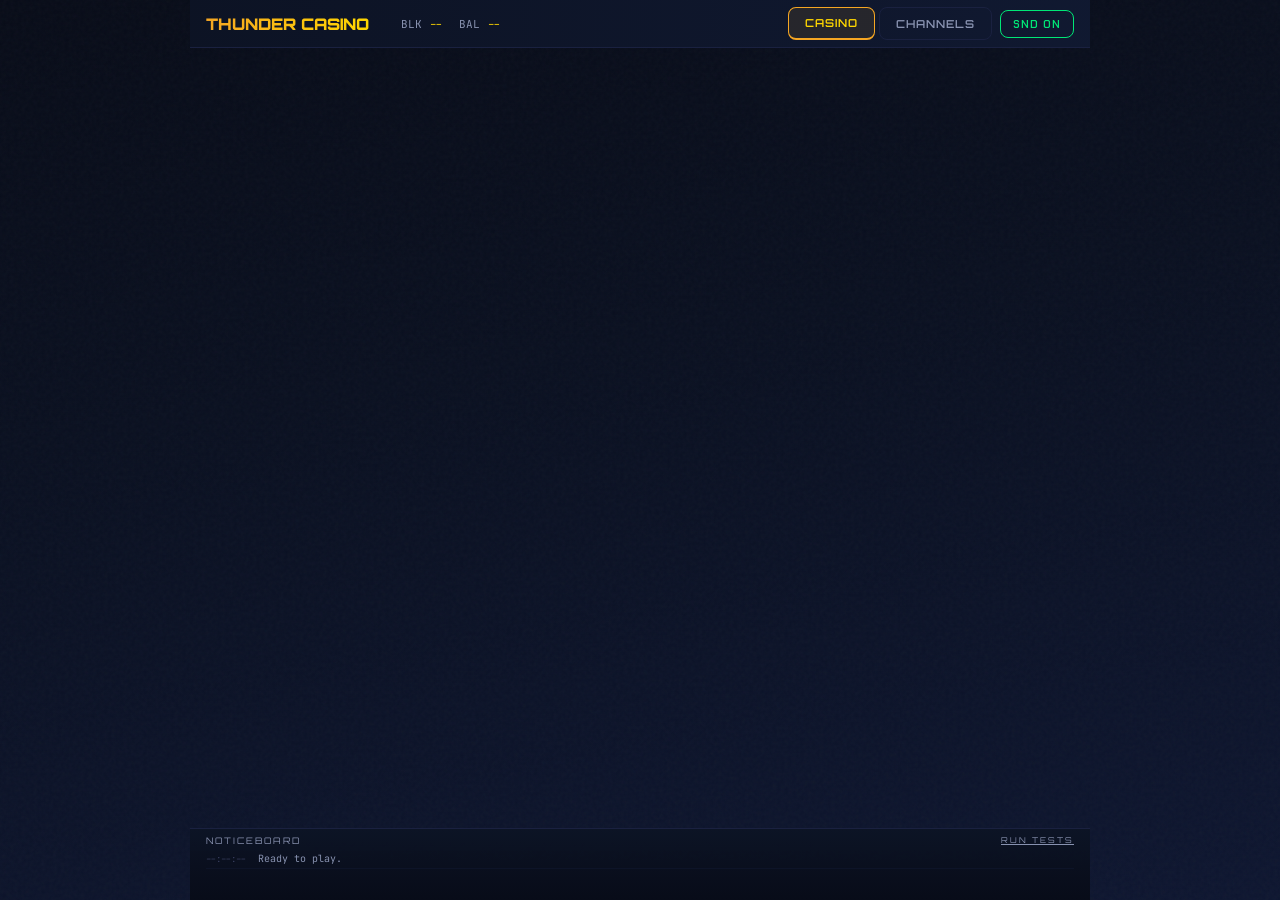
<file: index.html>
<html>
<head>
	<title>Thunder Casino</title>
	<meta name="viewport" content="width=device-width, initial-scale=1.0, viewport-fit=cover">
	<meta charset="UTF-8">

	<!-- MDS Library -->
	<script type="text/javascript" src="./js/mds.js"></script>

	<!-- Fonts -->
	<link rel="preconnect" href="https://fonts.googleapis.com">
	<link href="https://fonts.googleapis.com/css2?family=Orbitron:wght@400;500;600;700;800;900&family=Chakra+Petch:wght@400;500;600;700&family=JetBrains+Mono:wght@400;500;700&display=swap" rel="stylesheet">

	<!-- Theme -->
	<link rel="stylesheet" href="style.css">
	<link rel="icon" type="image/x-icon" href="favicon.ico">

	<!-- Libraries (load order matters) -->
	<script type="text/javascript" src="./js/decimal.js"></script>
	<script type="text/javascript" src="./js/jslib.js"></script>
	<script type="text/javascript" src="./js/utils.js"></script>
	<script type="text/javascript" src="./js/auth.js"></script>
	<script type="text/javascript" src="./js/mast.js"></script>
	<script type="text/javascript" src="./js/txns.js"></script>
	<script type="text/javascript" src="./js/sql.js"></script>
	<script type="text/javascript" src="./js/messages.js"></script>
	<script type="text/javascript" src="./js/maxima.js"></script>
	<script type="text/javascript" src="./js/mast-txns.js"></script>
	<script type="text/javascript" src="./js/casino.js"></script>
	<!-- props.js removed — saved in thunder-props-tba/ -->
	<script type="text/javascript" src="./js/channelfunction.js"></script>
	<script type="text/javascript" src="./js/items.js"></script>

	<style>
	/* =========================================================================
	 * THUNDER CASINO v0.5.0 -- INLINE ANIMATION & GAME STYLES
	 * ========================================================================= */

	/* ---- Screen flash overlay ---- */
	.screen-flash {
		position: fixed;
		top: 0; left: 0; right: 0; bottom: 0;
		pointer-events: none;
		z-index: 9999;
		opacity: 0;
	}
	.screen-flash.flash-win {
		background: #00e676;
		animation: screenFlash 0.4s ease-out forwards;
	}
	.screen-flash.flash-lose {
		background: #ff2d78;
		animation: screenFlash 0.3s ease-out forwards;
	}
	.screen-flash.flash-lock {
		background: #ffd700;
		animation: screenFlash 0.3s ease-out forwards;
	}
	@keyframes screenFlash {
		0%   { opacity: 0; }
		30%  { opacity: 0.25; }
		100% { opacity: 0; }
	}

	/* ---- Shake animation ---- */
	.shake {
		animation: shakeAnim 0.15s ease-in-out 2;
	}
	@keyframes shakeAnim {
		0%, 100% { transform: translateX(0); }
		25%      { transform: translateX(-3px); }
		75%      { transform: translateX(3px); }
	}

	/* ---- Balance flash ---- */
	.balance-flash-green { animation: balFlashGreen 0.6s ease-out; }
	.balance-flash-red { animation: balFlashRed 0.6s ease-out; }
	.balance-flash-gold { animation: balFlashGold 0.5s ease-out; }
	@keyframes balFlashGreen {
		0%   { color: #00e676; text-shadow: 0 0 20px #00e676; }
		100% { color: #ffd700; text-shadow: none; }
	}
	@keyframes balFlashRed {
		0%   { color: #ff2d78; text-shadow: 0 0 20px #ff2d78; }
		100% { color: #ffd700; text-shadow: none; }
	}
	@keyframes balFlashGold {
		0%   { color: #fff; text-shadow: 0 0 30px #ffd700; }
		100% { color: #ffd700; text-shadow: 0 0 10px rgba(255,215,0,0.3); }
	}

	/* ---- Game area border pulse during spin ---- */
	.game-area.spinning-border {
		border-color: #f5a623;
		animation: borderGlow 1s ease-in-out infinite;
	}
	@keyframes borderGlow {
		0%, 100% { box-shadow: 0 0 15px rgba(245,166,35,0.2); }
		50%      { box-shadow: 0 0 35px rgba(245,166,35,0.5); }
	}
	.game-area.win-border {
		border-color: #00e676;
		animation: winBorderPulse 0.4s ease-in-out 5;
	}
	@keyframes winBorderPulse {
		0%, 100% { box-shadow: 0 0 15px rgba(0,230,118,0.2); }
		50%      { box-shadow: 0 0 40px rgba(0,230,118,0.6); }
	}

	/* ---- Coin flip 3D ---- */
	.coin-stage {
		width: 220px;
		height: 220px;
		margin: 20px auto;
		perspective: 1000px;
		display: none;
	}
	.coin-stage.visible { display: block; }
	.coin-body {
		width: 100%;
		height: 100%;
		position: relative;
		transform-style: preserve-3d;
		border-radius: 50%;
	}
	/* Continuous loop — doesn't land on any face */
	.coin-body.spinning {
		animation: coinSpinLoop 0.6s linear infinite;
	}
	/* Landing animations — these actually resolve to a face */
	.coin-body.spinning-heads {
		animation: coinSpinHeads 2s cubic-bezier(0.17,0.67,0.21,0.99) forwards;
	}
	.coin-body.spinning-tails {
		animation: coinSpinTails 2s cubic-bezier(0.17,0.67,0.21,0.99) forwards;
	}
	@keyframes coinSpinLoop {
		0%   { transform: rotateX(0deg); }
		100% { transform: rotateX(360deg); }
	}
	/* Heads: land at 2880deg (8*360 = 0 remainder = heads face up) */
	@keyframes coinSpinHeads {
		0%   { transform: rotateX(0deg) translateY(0); }
		60%  { transform: rotateX(2160deg) translateY(-20px); }
		80%  { transform: rotateX(2600deg) translateY(0px); }
		92%  { transform: rotateX(2840deg) translateY(-6px); }
		100% { transform: rotateX(2880deg) translateY(0px); }
	}
	/* Tails: land at 2700deg (7*360+180 = 180 remainder = tails face up) */
	@keyframes coinSpinTails {
		0%   { transform: rotateX(0deg) translateY(0); }
		60%  { transform: rotateX(2160deg) translateY(-20px); }
		80%  { transform: rotateX(2420deg) translateY(0px); }
		92%  { transform: rotateX(2660deg) translateY(-6px); }
		100% { transform: rotateX(2700deg) translateY(0px); }
	}
	.coin-side {
		position: absolute;
		width: 100%;
		height: 100%;
		border-radius: 50%;
		display: flex;
		align-items: center;
		justify-content: center;
		font-family: 'Orbitron', sans-serif;
		font-size: 22px;
		font-weight: 800;
		backface-visibility: hidden;
		border: 4px solid rgba(255,255,255,0.2);
	}
	.coin-side-heads {
		background: linear-gradient(135deg, #f5a623 0%, #ffd700 50%, #e8961f 100%);
		color: #080c18;
		box-shadow: inset 0 0 40px rgba(0,0,0,0.15), 0 0 30px rgba(245,166,35,0.5);
	}
	.coin-side-tails {
		background: linear-gradient(135deg, #7a8aaa 0%, #c0c8e0 50%, #7a8aaa 100%);
		color: #080c18;
		transform: rotateX(180deg);
		box-shadow: inset 0 0 40px rgba(0,0,0,0.15);
	}

	/* ---- Dice display ---- */
	.dice-stage {
		display: none;
		justify-content: center;
		margin: 20px auto;
		perspective: 800px;
	}
	.dice-stage.visible { display: flex; }
	.die-face {
		width: 160px;
		height: 160px;
		border-radius: 22px;
		background: linear-gradient(145deg, #f0f0f0, #d8d8d8);
		display: grid;
		padding: 20px;
		box-shadow: 0 10px 30px rgba(0,0,0,0.5), inset 0 2px 4px rgba(255,255,255,0.5);
		transition: transform 0.1s ease;
	}
	.die-face.rolling {
		animation: dieTumble 0.3s linear infinite;
	}
	@keyframes dieTumble {
		0%   { transform: rotateX(-15deg) rotateZ(-8deg) scale(1.05); }
		25%  { transform: rotateX(10deg) rotateZ(5deg) scale(0.95); }
		50%  { transform: rotateX(-8deg) rotateZ(10deg) scale(1.08); }
		75%  { transform: rotateX(12deg) rotateZ(-6deg) scale(0.93); }
		100% { transform: rotateX(-15deg) rotateZ(-8deg) scale(1.05); }
	}
	.die-face.settled {
		animation: dieThud 0.4s cubic-bezier(0.34,1.56,0.64,1) forwards;
	}
	@keyframes dieThud {
		0%   { transform: scale(1.2) rotateZ(5deg) translateY(-20px); }
		40%  { transform: scale(0.9) rotateZ(-2deg) translateY(5px); }
		60%  { transform: scale(1.05) rotateZ(1deg) translateY(-3px); }
		80%  { transform: scale(0.98) rotateZ(0deg) translateY(1px); }
		100% { transform: scale(1) rotateZ(0deg) translateY(0); }
	}
	/* All faces use 3x3 grid — dots placed in correct positions */
	.die-face { grid-template: 1fr 1fr 1fr / 1fr 1fr 1fr; }
	.die-dot {
		width: 20px;
		height: 20px;
		border-radius: 50%;
		background: #1a1a2e;
		box-shadow: inset 0 2px 3px rgba(0,0,0,0.4);
		justify-self: center;
		align-self: center;
	}

	/* ---- Roulette horizontal scroll strip ---- */
	.roulette-stage {
		display: none;
		justify-content: center;
		margin: 12px auto;
	}
	.roulette-stage.visible { display: flex; }
	.roulette-window {
		width: 90%;
		max-width: 500px;
		height: 70px;
		overflow: hidden;
		border: 3px solid #f5a623;
		border-radius: 12px;
		position: relative;
		background: rgba(10,16,32,0.9);
		box-shadow: 0 0 25px rgba(245,166,35,0.3);
	}
	.roulette-window::before,
	.roulette-window::after {
		content: '';
		position: absolute;
		top: 0; bottom: 0;
		width: 60px;
		z-index: 2;
		pointer-events: none;
	}
	.roulette-window::before {
		left: 0;
		background: linear-gradient(to right, rgba(10,16,32,0.95), transparent);
	}
	.roulette-window::after {
		right: 0;
		background: linear-gradient(to left, rgba(10,16,32,0.95), transparent);
	}
	.roulette-pointer {
		position: absolute;
		left: 50%;
		top: -8px;
		bottom: -8px;
		width: 3px;
		background: #ffd700;
		z-index: 3;
		box-shadow: 0 0 12px #ffd700;
	}
	.roulette-strip {
		position: absolute;
		top: 0; bottom: 0;
		display: flex;
		flex-direction: row;
		transition: none;
	}
	.roulette-num {
		width: 60px;
		min-width: 60px;
		height: 100%;
		display: flex;
		align-items: center;
		justify-content: center;
		font-family: 'Orbitron', sans-serif;
		font-size: 28px;
		font-weight: 700;
		color: #8892b0;
	}
	.roulette-num:nth-child(odd) { color: #ffd700; }
	.roulette-num:nth-child(even) { color: #e6f1ff; }
	.roulette-num.highlight {
		color: #00e676;
		text-shadow: 0 0 20px #00e676;
		font-size: 34px;
	}

	/* ---- Confetti particles ---- */
	.confetti-particle {
		position: fixed;
		pointer-events: none;
		z-index: 9998;
		animation: confettiFall 2s ease-out forwards;
	}
	.confetti-particle.square { border-radius: 2px; }
	.confetti-particle.circle { border-radius: 50%; }
	.confetti-particle.star { border-radius: 1px; transform: rotate(45deg); }
	@keyframes confettiFall {
		0%   { opacity: 1; transform: translate(0, 0) scale(1) rotate(0deg); }
		50%  { opacity: 1; }
		100% { opacity: 0; transform: translate(var(--dx), var(--dy)) scale(0.2) rotate(var(--rot)); }
	}

	/* ---- Floating amount ---- */
	.float-amount {
		position: absolute;
		font-family: 'Orbitron', sans-serif;
		font-weight: 700;
		font-size: 28px;
		pointer-events: none;
		z-index: 100;
		animation: floatUp 2s ease-out forwards;
	}
	.float-amount.win { color: #00e676; text-shadow: 0 0 15px rgba(0,230,118,0.6); }
	.float-amount.lose { color: #ff2d78; text-shadow: 0 0 15px rgba(255,45,120,0.6); }
	@keyframes floatUp {
		0%   { opacity: 1; transform: translateY(0) scale(0.7); }
		30%  { opacity: 1; transform: translateY(-30px) scale(1.2); }
		60%  { opacity: 1; transform: translateY(-60px) scale(1.0); }
		100% { opacity: 0; transform: translateY(-110px) scale(0.8); }
	}

	/* ---- Phase text styling ---- */
	.phase-text {
		font-family: 'Orbitron', sans-serif;
		font-size: 14px;
		letter-spacing: 3px;
		text-transform: uppercase;
	}
	.phase-text.finding {
		color: #8892b0;
		animation: phasePulse 1s ease-in-out infinite;
	}
	.phase-text.locked {
		color: #ffd700;
		animation: phasePop 0.3s ease-out;
	}
	.phase-text.spinning {
		color: #00e5ff;
		animation: phasePulse 0.6s ease-in-out infinite;
	}
	@keyframes phasePulse {
		0%, 100% { opacity: 0.5; }
		50%      { opacity: 1; }
	}
	@keyframes phasePop {
		0%   { transform: scale(0.8); opacity: 0; }
		60%  { transform: scale(1.15); }
		100% { transform: scale(1); opacity: 1; }
	}

	/* ---- SND toggle button ---- */
	.btn-snd {
		font-family: 'Chakra Petch', sans-serif;
		font-size: 11px;
		font-weight: 600;
		padding: 6px 12px;
		border: 1px solid #1a2140;
		border-radius: 8px;
		background: transparent;
		color: #8892b0;
		cursor: pointer;
		transition: all 0.2s ease;
		text-transform: uppercase;
		letter-spacing: 1px;
	}
	.btn-snd:hover { border-color: #f5a623; color: #f5a623; }
	.btn-snd.active { border-color: #00e676; color: #00e676; }

	/* ---- Disabled pick buttons during play ---- */
	.pick-btn.dimmed {
		opacity: 0.3;
		pointer-events: none;
	}

	/* ---- Button press animation ---- */
	.btn-pressed { animation: btnPress 0.15s ease-out; }
	@keyframes btnPress {
		0%   { transform: translateY(0); }
		50%  { transform: translateY(3px); box-shadow: 0 1px 5px rgba(245,166,35,0.2); }
		100% { transform: translateY(0); }
	}

	/* ---- Win result bounce ---- */
	.result-bounce {
		animation: resultBounce 0.6s cubic-bezier(0.34,1.56,0.64,1) forwards;
	}
	@keyframes resultBounce {
		0%   { transform: scale(0.5); opacity: 0; }
		60%  { transform: scale(1.2); }
		80%  { transform: scale(0.95); }
		100% { transform: scale(1); opacity: 1; }
	}

	/* ---- Lose shake ---- */
	.result-shake { animation: resultShake 0.4s ease-in-out; }
	@keyframes resultShake {
		0%, 100% { transform: translateX(0); }
		20%      { transform: translateX(-8px); }
		40%      { transform: translateX(8px); }
		60%      { transform: translateX(-5px); }
		80%      { transform: translateX(5px); }
	}

	/* Hide default result display when animation stage is active */
	.result-display.anim-active .result-number { display: none; }

	/* ---- Custom Modal (thunderAlert) ---- */
	.thunder-modal-overlay {
		position: fixed;
		top: 0; left: 0; right: 0; bottom: 0;
		background: rgba(8, 12, 24, 0.8);
		backdrop-filter: blur(6px);
		display: flex;
		align-items: center;
		justify-content: center;
		z-index: 10000;
		animation: modalFadeIn 0.2s ease-out;
	}
	@keyframes modalFadeIn {
		0% { opacity: 0; }
		100% { opacity: 1; }
	}
	.thunder-modal-box {
		background: linear-gradient(135deg, #0e1428, #0a1020);
		border: 2px solid #f5a623;
		border-radius: 16px;
		padding: 28px 32px;
		max-width: 480px;
		width: 88%;
		text-align: center;
		box-shadow: 0 0 40px rgba(245,166,35,0.2), 0 20px 60px rgba(0,0,0,0.5);
		animation: modalPopIn 0.25s cubic-bezier(0.34,1.56,0.64,1);
	}
	@keyframes modalPopIn {
		0% { transform: scale(0.85); opacity: 0; }
		100% { transform: scale(1); opacity: 1; }
	}
	.thunder-modal-box .modal-msg {
		font-family: 'Chakra Petch', sans-serif;
		font-size: 15px;
		color: #e6f1ff;
		line-height: 1.6;
		margin-bottom: 20px;
		white-space: pre-line;
	}
	.thunder-modal-box .modal-btn {
		font-family: 'Orbitron', sans-serif;
		font-size: 12px;
		font-weight: 600;
		padding: 10px 28px;
		border: none;
		border-radius: 8px;
		background: linear-gradient(135deg, #f5a623, #d4911e);
		color: #080c18;
		cursor: pointer;
		text-transform: uppercase;
		letter-spacing: 1px;
		margin: 0 6px;
	}
	.thunder-modal-box .modal-btn:hover {
		box-shadow: 0 4px 15px rgba(245,166,35,0.4);
	}
	.thunder-modal-box .modal-btn.danger {
		background: linear-gradient(135deg, #ff2d78, #cc1155);
		color: #fff;
	}

	/* ---- Win celebration pulsing border ---- */
	.game-area.win-celebrate {
		border-color: #00e676;
		animation: winCelebratePulse 0.3s ease-in-out 6;
	}
	@keyframes winCelebratePulse {
		0%, 100% { box-shadow: 0 0 20px rgba(0,230,118,0.2); border-color: #00e676; }
		50%      { box-shadow: 0 0 50px rgba(0,230,118,0.7); border-color: #fff; }
	}

	/* ---- Header info bar ---- */
	.header-info {
		display: flex;
		gap: 16px;
		align-items: center;
		font-family: 'JetBrains Mono', monospace;
		font-size: 11px;
		color: #8892b0;
	}
	.header-info span { white-space: nowrap; }
	.header-info .info-value { color: #ffd700; }

	/* ---- Tab navigation ---- */
	.tab-nav {
		display: flex;
		gap: 4px;
	}
	.tab-btn {
		font-family: 'Orbitron', sans-serif;
		font-size: 11px;
		font-weight: 600;
		padding: 8px 16px;
		border: 1px solid #1a2140;
		border-radius: 8px;
		background: transparent;
		color: #8892b0;
		cursor: pointer;
		transition: all 0.2s ease;
		text-transform: uppercase;
		letter-spacing: 1px;
	}
	.tab-btn:hover { border-color: #f5a623; color: #f5a623; }
	.tab-btn.active {
		border-color: #f5a623;
		color: #ffd700;
		background: rgba(245,166,35,0.1);
	}

	/* ---- Close channel modal buttons ---- */
	.close-modal-btns {
		display: flex;
		gap: 12px;
		justify-content: center;
		flex-wrap: wrap;
		margin-top: 16px;
	}
	</style>
</head>

<body>
<!-- Screen flash overlay -->
<div id="screen-flash" class="screen-flash"></div>

<div class="app-shell">

	<!-- ============================================================ -->
	<!-- HEADER — fixed 48px bar                                       -->
	<!-- ============================================================ -->
	<div class="app-header">
		<div class="header-logo">THUNDER CASINO</div>
		<div class="header-info" id="header-info">
			<span id="header-name"></span>
			<span>BLK <span class="info-value" id="header-block">--</span></span>
			<span>BAL <span class="info-value" id="header-balance">--</span></span>
		</div>
		<div class="tab-nav">
			<button class="tab-btn active" id="tab-casino" onclick="switchTab('casino')">CASINO</button>
			<button class="tab-btn" id="tab-channels" onclick="switchTab('channels')">CHANNELS</button>
		</div>
		<button id="btn-snd" class="btn-snd active" onclick="SFX.toggle()" title="Toggle sound">SND ON</button>
	</div>

	<!-- ============================================================ -->
	<!-- CONTENT — scrollable area between header and footer           -->
	<!-- ============================================================ -->
	<div class="app-content">

	<!-- ============================================================ -->
	<!-- TAB: CASINO                                                   -->
	<!-- ============================================================ -->
	<div id="tab-view-casino">
		<!-- Channel list (shown when no game active) -->
		<div id="casino-channel-list">
			<!-- Populated by JS -->
		</div>

		<!-- Game session view (hidden until player enters a game) -->
		<div id="view-game" class="hidden">

			<!-- Balance bar -->
			<div class="balance-bar">
				<div>
					<div class="balance-label">Your Balance</div>
					<div id="game-my-balance" class="balance-amount">0</div>
				</div>
				<div>
					<div class="balance-label" style="text-align:center;">Channel</div>
					<div id="game-channel-name" class="text-ghost" style="text-align:center; font-size:13px;"></div>
					<div id="role-badge" style="text-align:center; font-size:9px; text-transform:uppercase; letter-spacing:1px; margin-top:2px;"></div>
				</div>
				<div style="text-align:right;">
					<div class="balance-label">Their Balance</div>
					<div id="game-their-balance" class="balance-amount opponent">0</div>
				</div>
			</div>

			<!-- Role selection panel (shown before first game) -->
			<div id="role-select-panel" class="card hidden" style="text-align:center; padding:16px;">
				<div style="font-size:14px; font-weight:bold; margin-bottom:8px;">CHOOSE YOUR ROLE</div>
				<div class="text-ghost" style="font-size:11px; margin-bottom:12px;">
					PLAYER places bets. HOUSE watches and pays out.
				</div>
				<div style="display:flex; gap:12px; justify-content:center;">
					<button class="btn btn-primary" id="btn-role-player" onclick="selectRole('PLAYER')">I'M THE PLAYER</button>
					<button class="btn btn-secondary" id="btn-role-house" onclick="selectRole('HOUSE')">I'M THE HOUSE</button>
				</div>
				<div id="role-status" class="text-ghost" style="font-size:10px; margin-top:8px;"></div>
			</div>

			<!-- Stats bar -->
			<div class="stats-bar" id="game-stats">
				<div class="stat-item">
					<div class="stat-value wins" id="stat-wins">0</div>
					<div class="stat-label">Wins</div>
				</div>
				<div class="stat-item">
					<div class="stat-value losses" id="stat-losses">0</div>
					<div class="stat-label">Losses</div>
				</div>
				<div class="stat-item">
					<div class="stat-value" id="stat-profit">+0.00</div>
					<div class="stat-label">Net P&amp;L</div>
				</div>
				<div class="stat-item">
					<div class="stat-value text-gold" id="stat-rounds">0</div>
					<div class="stat-label">Rounds</div>
				</div>
			</div>

			<!-- Round history pips -->
			<div class="round-history" id="round-pips"></div>

			<!-- Game area -->
			<div class="game-area" id="game-area">

				<!-- Game type selector -->
				<div class="game-selector">
					<button class="game-type-btn active" data-game="flip" onclick="selectGameType('flip')">COIN FLIP</button>
					<button class="game-type-btn" data-game="dice" onclick="selectGameType('dice')">DICE</button>
					<button class="game-type-btn" data-game="roulette" onclick="selectGameType('roulette')">ROULETTE</button>
				</div>

				<!-- Result display -->
				<div class="result-display" id="result-display">
					<div class="result-number waiting" id="result-number">?</div>
					<div class="result-label waiting" id="result-label">PICK YOUR NUMBER</div>
				</div>

				<!-- Animation stages -->
				<div class="coin-stage" id="coin-stage">
					<div class="coin-body" id="coin-body">
						<div class="coin-side coin-side-heads">HEADS</div>
						<div class="coin-side coin-side-tails">TAILS</div>
					</div>
				</div>

				<div class="dice-stage" id="dice-stage">
					<div class="die-face" id="die-face" data-val="1"></div>
				</div>

				<div class="roulette-stage" id="roulette-stage">
					<div class="roulette-window" id="roulette-window">
						<div class="roulette-pointer"></div>
						<div class="roulette-strip" id="roulette-strip"></div>
					</div>
				</div>

				<!-- Pick selector -->
				<div id="pick-container"></div>

				<!-- Bet input -->
				<div class="bet-area">
					<div>
						<div class="bet-label">BET AMOUNT</div>
						<input id="bet-amount" type="number" class="bet-input" placeholder="0" value="1" min="1" step="1">
					</div>
				</div>

				<!-- Play button + Odds -->
				<div class="text-center mt-8">
					<button id="btn-play" class="btn btn-primary btn-lg" onclick="playRound()" disabled>
						PLACE BET
					</button>
					<div class="mt-8"><span class="text-ghost" style="font-size:11px;" id="odds-display">Select a game to see odds</span></div>
				</div>

			</div>

			<!-- Game log -->
			<div class="mt-8">
				<div class="card-title mb-8">GAME LOG</div>
				<div class="log-panel" id="game-log">
					<div class="log-entry">
						<span class="log-type system">SYSTEM</span>
						<span class="log-msg">Channel opened. Ready to play.</span>
					</div>
				</div>
			</div>

			<!-- Chat input -->
			<div style="display:flex; gap:6px; margin-top:6px;">
				<input id="chat-input" type="text" class="bet-input" placeholder="Chat..."
					   maxlength="200" style="flex:1; font-size:12px;"
					   onkeydown="if(event.key==='Enter')sendChat()">
				<button class="btn btn-secondary btn-sm" onclick="sendChat()">SEND</button>
			</div>

			<!-- Channel controls -->
			<div class="flex-between mt-8">
				<button class="btn btn-secondary btn-sm" onclick="exitGame()">BACK</button>
				<button class="btn btn-secondary btn-sm hidden" id="swap-roles-btn" onclick="swapRoles()">SWAP ROLES</button>
				<button class="btn btn-danger btn-sm" onclick="closeChannelPrompt()">CLOSE CHANNEL</button>
			</div>
		</div>
	</div>

	<!-- ============================================================ -->
	<!-- TAB: CHANNELS                                                 -->
	<!-- ============================================================ -->
	<div id="tab-view-channels" class="hidden">

		<!-- Active / pending channels -->
		<div id="channels-active">
			<!-- Populated by JS -->
		</div>

		<!-- New channel form (collapsible) -->
		<div id="new-channel-section" class="mt-8">
			<button class="btn btn-primary btn-sm" id="btn-show-new-channel" onclick="toggleNewChannelForm()" style="width:100%; margin-bottom:8px;">+ NEW CHANNEL</button>
			<div id="new-channel-form" class="card hidden">
				<div class="card-header">
					<div class="card-title">OPEN NEW CHANNEL</div>
					<button class="btn btn-secondary btn-sm" onclick="toggleNewChannelForm()">CLOSE</button>
				</div>
				<div class="form-group">
					<label class="form-label">Maxima Contact</label>
					<select id="contact-select" class="form-select"></select>
				</div>
				<div class="form-group">
					<label class="form-label">Token</label>
					<select id="token-select" class="form-select"></select>
				</div>
				<div style="display:flex; gap:16px;">
					<div class="form-group" style="flex:1;">
						<label class="form-label">You Add</label>
						<input id="you-add" type="number" class="form-input" value="10" min="0">
					</div>
					<div class="form-group" style="flex:1;">
						<label class="form-label">They Add</label>
						<input id="they-add" type="number" class="form-input" value="10" min="0">
					</div>
				</div>
				<div class="text-center mt-8">
					<button id="btn-request-channel" class="btn btn-primary btn-lg" onclick="requestChannel()">
						REQUEST CHANNEL
					</button>
				</div>
			</div>
		</div>

		<!-- History (closed channels, collapsible) -->
		<div id="channels-history-section" class="mt-8">
			<div class="flex-between" style="margin-bottom:6px;">
				<button class="btn btn-secondary btn-sm" onclick="toggleChannelHistory()" id="btn-toggle-history" style="flex:1;">HISTORY (0)</button>
				<button class="btn btn-danger btn-sm" onclick="cleanupChannels()" style="margin-left:6px;">CLEAN UP</button>
			</div>
			<div id="channels-history" class="hidden">
				<!-- Populated by JS -->
			</div>
		</div>
	</div>

	</div><!-- /app-content -->

	<!-- ============================================================ -->
	<!-- FOOTER — fixed noticeboard bar                                -->
	<!-- ============================================================ -->
	<div class="app-footer">
		<div class="noticeboard-title">NOTICEBOARD <a href="#" onclick="window.location='test.html'+window.location.search;return false;" style="float:right;color:#8892b0;font-size:8px;">RUN TESTS</a></div>
		<div id="noticeboard-entries">
			<div class="notice-entry">
				<span class="notice-time">--:--:--</span>
				<span class="notice-msg notice-system">Ready to play.</span>
			</div>
		</div>
	</div>

</div><!-- /app-shell -->

<!-- ============================================================ -->
<!-- JAVASCRIPT                                                    -->
<!-- ============================================================ -->
<script type="text/javascript">

/* =========================================================================
 * THUNDER CASINO v0.5.0
 * =========================================================================
 * Architecture: index.html = THE SCREEN
 *
 * - Listens to MDSCOMMS notifications from service.js
 * - Handles SYNACK for ACK handshake (user-initiated actions)
 * - Handles game protocol messages in MAXIMA (since service.js
 *   currently passes them through)
 * - Stats updated in ONE place (onGameResult)
 * - Balance updated in ONE place (onGameResult)
 * - Pips added in ONE place (onGameResult)
 * ========================================================================= */


/* =========================================================================
 * CUSTOM MODAL
 * ========================================================================= */

function thunderAlert(message, autoDismissMs){
	autoDismissMs = autoDismissMs || 5000;
	var existing = document.getElementById('thunder-modal-overlay');
	if(existing) existing.parentNode.removeChild(existing);

	var overlay = document.createElement('div');
	overlay.id = 'thunder-modal-overlay';
	overlay.className = 'thunder-modal-overlay';

	var box = document.createElement('div');
	box.className = 'thunder-modal-box';

	var msg = document.createElement('div');
	msg.className = 'modal-msg';
	msg.textContent = message;

	var btn = document.createElement('button');
	btn.className = 'modal-btn';
	btn.textContent = 'OK';

	function dismiss(){
		if(overlay.parentNode) overlay.parentNode.removeChild(overlay);
	}

	btn.onclick = dismiss;
	overlay.onclick = function(e){ if(e.target === overlay) dismiss(); };

	box.appendChild(msg);
	box.appendChild(btn);
	overlay.appendChild(box);
	document.body.appendChild(overlay);

	setTimeout(dismiss, autoDismissMs);
}

function thunderConfirm(message, buttons){
	var existing = document.getElementById('thunder-modal-overlay');
	if(existing) existing.parentNode.removeChild(existing);

	var overlay = document.createElement('div');
	overlay.id = 'thunder-modal-overlay';
	overlay.className = 'thunder-modal-overlay';

	var box = document.createElement('div');
	box.className = 'thunder-modal-box';

	var msg = document.createElement('div');
	msg.className = 'modal-msg';
	msg.textContent = message;
	box.appendChild(msg);

	var btnRow = document.createElement('div');
	btnRow.className = 'close-modal-btns';

	for(var i=0; i<buttons.length; i++){
		(function(b){
			var btn = document.createElement('button');
			btn.className = 'modal-btn' + (b.danger ? ' danger' : '');
			btn.textContent = b.label;
			btn.onclick = function(){
				if(overlay.parentNode) overlay.parentNode.removeChild(overlay);
				if(b.action) b.action();
			};
			btnRow.appendChild(btn);
		})(buttons[i]);
	}

	box.appendChild(btnRow);
	overlay.appendChild(box);
	document.body.appendChild(overlay);
}


/* =========================================================================
 * NOTICEBOARD
 * ========================================================================= */

function addNotice(type, message){
	var container = document.getElementById('noticeboard-entries');
	if(!container) return;

	var time = new Date().toLocaleTimeString();
	var entry = document.createElement('div');
	entry.className = 'notice-entry';
	// Use textContent to prevent XSS from user-supplied content (contact names, propositions)
	var timeSpan = document.createElement('span');
	timeSpan.className = 'notice-time';
	timeSpan.textContent = time;
	var msgSpan = document.createElement('span');
	msgSpan.className = 'notice-msg notice-' + type;
	msgSpan.textContent = message;
	entry.appendChild(timeSpan);
	entry.appendChild(msgSpan);
	container.insertBefore(entry, container.firstChild);

	while(container.children.length > 30){
		container.removeChild(container.lastChild);
	}

	var board = document.querySelector('.app-footer');
	if(board) board.scrollTop = 0;
}


/* =========================================================================
 * WEB AUDIO API -- SOUND ENGINE (SFX)
 * ========================================================================= */

var SFX = (function(){
	var ctx = null;
	var muted = false;
	var initialized = false;

	function init(){
		if(initialized) return;
		try {
			ctx = new (window.AudioContext || window.webkitAudioContext)();
			initialized = true;
		} catch(e){ }
	}

	function ensureCtx(){
		if(!initialized) init();
		if(ctx && ctx.state === 'suspended') ctx.resume();
		return ctx;
	}

	function toggle(){
		if(!initialized) init();
		muted = !muted;
		var btn = document.getElementById('btn-snd');
		if(btn){
			btn.textContent = muted ? 'SND OFF' : 'SND ON';
			btn.classList.toggle('active', !muted);
		}
	}

	function isMuted(){ return muted; }

	function osc(type, freq, startTime, duration, gainVal, detune){
		var c = ensureCtx();
		if(!c || muted) return;
		var o = c.createOscillator();
		var g = c.createGain();
		o.type = type;
		o.frequency.value = freq;
		if(detune) o.detune.value = detune;
		g.gain.setValueAtTime(gainVal || 0.15, startTime);
		g.gain.exponentialRampToValueAtTime(0.001, startTime + duration);
		o.connect(g);
		g.connect(c.destination);
		o.start(startTime);
		o.stop(startTime + duration);
	}

	function noise(startTime, duration, gainVal, filterFreq){
		var c = ensureCtx();
		if(!c || muted) return;
		var bufSize = c.sampleRate * duration;
		var buf = c.createBuffer(1, bufSize, c.sampleRate);
		var data = buf.getChannelData(0);
		for(var i=0; i<bufSize; i++) data[i] = Math.random()*2 -1;
		var src = c.createBufferSource();
		src.buffer = buf;
		var g = c.createGain();
		g.gain.setValueAtTime(gainVal || 0.1, startTime);
		g.gain.exponentialRampToValueAtTime(0.001, startTime + duration);
		if(filterFreq){
			var f = c.createBiquadFilter();
			f.type = 'bandpass';
			f.frequency.value = filterFreq;
			f.Q.value = 2;
			src.connect(f);
			f.connect(g);
		} else {
			src.connect(g);
		}
		g.connect(c.destination);
		src.start(startTime);
		src.stop(startTime + duration);
	}

	function chip_click(){
		var c = ensureCtx(); if(!c || muted) return;
		var t = c.currentTime;
		osc('square', 800, t, 0.05, 0.12);
		osc('square', 1200, t + 0.01, 0.03, 0.06);
	}

	function lever_pull(){
		var c = ensureCtx(); if(!c || muted) return;
		var t = c.currentTime;
		osc('sawtooth', 200, t, 0.12, 0.15);
		osc('square', 120, t + 0.02, 0.15, 0.1);
		noise(t, 0.2, 0.08, 400);
	}

	function lock_cash(){
		var c = ensureCtx(); if(!c || muted) return;
		var t = c.currentTime;
		osc('square', 1200, t, 0.06, 0.12);
		osc('square', 1500, t + 0.06, 0.06, 0.12);
		osc('sine', 2000, t + 0.12, 0.1, 0.08);
	}

	function spin_whoosh(){
		var c = ensureCtx(); if(!c || muted) return;
		noise(c.currentTime, 1.5, 0.06, 600);
	}

	function spin_tick(){
		var c = ensureCtx(); if(!c || muted) return;
		osc('square', 2000, c.currentTime, 0.015, 0.1);
	}

	function dice_rattle(){
		var c = ensureCtx(); if(!c || muted) return;
		var t = c.currentTime;
		for(var i=0; i<5; i++){
			noise(t + i*0.06, 0.04, 0.1, 1000 + Math.random()*2000);
		}
	}

	function coin_flip(){
		var c = ensureCtx(); if(!c || muted) return;
		var t = c.currentTime;
		noise(t, 1.8, 0.04, 800);
		for(var i=0; i<18; i++){
			osc('sine', 600 + Math.random()*200, t + i*0.1, 0.05, 0.03);
		}
	}

	function result_thud(){
		var c = ensureCtx(); if(!c || muted) return;
		var t = c.currentTime;
		osc('sine', 80, t, 0.15, 0.25);
		osc('sine', 60, t, 0.1, 0.15);
		noise(t, 0.06, 0.12, 200);
	}

	function win_fanfare(){
		var c = ensureCtx(); if(!c || muted) return;
		var t = c.currentTime;
		var notes = [523, 659, 784, 988, 1047];
		for(var i=0; i<notes.length; i++){
			osc('square', notes[i], t + i*0.1, 0.3, 0.1);
			osc('sine', notes[i], t + i*0.1, 0.35, 0.07);
			osc('triangle', notes[i]*2, t + i*0.1, 0.2, 0.03);
		}
	}

	function lose_wah(){
		var c = ensureCtx(); if(!c || muted) return;
		var t = c.currentTime;
		var o = c.createOscillator();
		var g = c.createGain();
		o.type = 'sawtooth';
		o.frequency.setValueAtTime(400, t);
		o.frequency.exponentialRampToValueAtTime(120, t + 0.5);
		g.gain.setValueAtTime(0.12, t);
		g.gain.exponentialRampToValueAtTime(0.001, t + 0.6);
		o.connect(g);
		g.connect(c.destination);
		o.start(t);
		o.stop(t + 0.6);
	}

	function ready_chime(){
		var c = ensureCtx(); if(!c || muted) return;
		var t = c.currentTime;
		osc('triangle', 880, t, 0.2, 0.08);
		osc('triangle', 1100, t + 0.08, 0.15, 0.05);
	}

	return {
		init: init, toggle: toggle, isMuted: isMuted,
		chip_click: chip_click, lever_pull: lever_pull, lock_cash: lock_cash,
		spin_whoosh: spin_whoosh, spin_tick: spin_tick, dice_rattle: dice_rattle,
		coin_flip: coin_flip, result_thud: result_thud,
		win_fanfare: win_fanfare, lose_wah: lose_wah, ready_chime: ready_chime
	};
})();


/* =========================================================================
 * ANIMATION ENGINE (ANIM)
 * ========================================================================= */

var ANIM = (function(){

	function screenFlash(type){
		var el = document.getElementById('screen-flash');
		el.className = 'screen-flash';
		void el.offsetWidth;
		el.classList.add('flash-' + type);
		setTimeout(function(){ el.className = 'screen-flash'; }, 500);
	}

	function shakeGameArea(){
		var el = document.getElementById('game-area');
		el.classList.remove('shake');
		void el.offsetWidth;
		el.classList.add('shake');
		setTimeout(function(){ el.classList.remove('shake'); }, 400);
	}

	function confetti(count){
		count = count || 35;
		var colors = ['#ffd700','#00e676','#fff','#f5a623','#00e5ff','#ff2d78','#7c4dff'];
		var shapes = ['circle','square','star'];
		var cx = window.innerWidth / 2;
		var cy = window.innerHeight / 2;
		for(var i=0; i<count; i++){
			var p = document.createElement('div');
			var shape = shapes[i % shapes.length];
			p.className = 'confetti-particle ' + shape;
			var angle = (Math.PI * 2 * i) / count + (Math.random() - 0.5) * 0.5;
			var dist = 100 + Math.random() * 280;
			var dx = Math.cos(angle) * dist;
			var dy = Math.sin(angle) * dist - 100;
			var rot = (Math.random() * 720 - 360) + 'deg';
			var sz = 6 + Math.random() * 10;
			p.style.cssText = 'left:'+cx+'px;top:'+cy+'px;'
				+'background:'+colors[i % colors.length]+';'
				+'width:'+sz+'px;height:'+sz+'px;'
				+'--dx:'+dx+'px;--dy:'+dy+'px;--rot:'+rot+';';
			document.body.appendChild(p);
			(function(el){
				setTimeout(function(){ if(el.parentNode) el.parentNode.removeChild(el); }, 2200);
			})(p);
		}
	}

	function floatAmount(text, isWin){
		var area = document.getElementById('result-display');
		var el = document.createElement('div');
		el.className = 'float-amount ' + (isWin ? 'win' : 'lose');
		el.textContent = text;
		el.style.left = '50%';
		el.style.top = '20%';
		el.style.transform = 'translateX(-50%)';
		area.style.position = 'relative';
		area.appendChild(el);
		setTimeout(function(){ if(el.parentNode) el.parentNode.removeChild(el); }, 2200);
	}

	function flashBalance(isWin){
		var el = document.getElementById('game-my-balance');
		el.classList.remove('balance-flash-green','balance-flash-red','balance-flash-gold');
		void el.offsetWidth;
		el.classList.add(isWin ? 'balance-flash-green' : 'balance-flash-red');
		setTimeout(function(){ el.classList.remove('balance-flash-green','balance-flash-red'); }, 700);
	}

	function flashBalanceLock(){
		var el = document.getElementById('game-my-balance');
		el.classList.remove('balance-flash-green','balance-flash-red','balance-flash-gold');
		void el.offsetWidth;
		el.classList.add('balance-flash-gold');
		setTimeout(function(){ el.classList.remove('balance-flash-gold'); }, 600);
	}

	function setBorderState(state){
		var el = document.getElementById('game-area');
		el.classList.remove('spinning-border','win-border','win-celebrate');
		if(state){ void el.offsetWidth; el.classList.add(state); }
	}

	function dimPicks(){
		document.querySelectorAll('.pick-btn').forEach(function(btn){
			if(!btn.classList.contains('selected')) btn.classList.add('dimmed');
		});
	}
	function undimPicks(){
		document.querySelectorAll('.pick-btn').forEach(function(btn){
			btn.classList.remove('dimmed');
		});
	}

	function clearPickResults(){
		document.querySelectorAll('.pick-btn').forEach(function(btn){
			btn.classList.remove('dimmed','result-match','result-miss');
			// Keep 'selected' class — picks should stay visible during the round
		});
	}

	// Highlight result on the grid: selected picks stay gold,
	// result number gets green (hit) or red (miss), non-selected dim
	function highlightPickResult(result, isWin){
		document.querySelectorAll('.pick-btn').forEach(function(btn){
			btn.classList.remove('dimmed','result-match','result-miss');
			var pick = parseInt(btn.dataset.pick);
			if(pick === result){
				// THE result number — green if it was one of our picks, red if not
				btn.classList.add(isWin ? 'result-match' : 'result-miss');
			} else if(!btn.classList.contains('selected')){
				// Not selected, not the result — dim it
				btn.classList.add('dimmed');
			}
			// Selected picks that aren't the result: stay gold (no change)
		});
	}

	function hideAllStages(){
		document.getElementById('coin-stage').classList.remove('visible');
		document.getElementById('dice-stage').classList.remove('visible');
		document.getElementById('roulette-stage').classList.remove('visible');
		document.getElementById('result-display').classList.remove('anim-active');
	}

	// ---- COIN FLIP ----
	function startCoinSpin(){
		hideAllStages();
		document.getElementById('result-display').classList.add('anim-active');
		document.getElementById('coin-stage').classList.add('visible');
		document.getElementById('coin-body').className = 'coin-body spinning';
		SFX.coin_flip();
	}

	function stopCoinSpin(result){
		var body = document.getElementById('coin-body');
		body.className = 'coin-body';
		void body.offsetWidth;
		body.classList.add(result === 0 ? 'spinning-heads' : 'spinning-tails');
		SFX.result_thud();
	}

	function hideCoin(){
		document.getElementById('coin-stage').classList.remove('visible');
		document.getElementById('coin-body').className = 'coin-body';
		document.getElementById('result-display').classList.remove('anim-active');
	}

	// ---- DICE ----
	var diceTimer = null;

	function renderDieFace(val){
		var face = document.getElementById('die-face');
		face.setAttribute('data-val', val);
		face.innerHTML = '';
		var patterns = {
			1: [5], 2: [1,9], 3: [1,5,9],
			4: [1,3,7,9], 5: [1,3,5,7,9], 6: [1,2,3,7,8,9]
		};
		var dots = patterns[val] || [5];
		for(var i=1; i<=9; i++){
			var d = document.createElement('div');
			if(dots.indexOf(i) !== -1) d.className = 'die-dot';
			face.appendChild(d);
		}
	}

	function startDiceSpin(){
		hideAllStages();
		document.getElementById('result-display').classList.add('anim-active');
		document.getElementById('dice-stage').classList.add('visible');
		document.getElementById('die-face').classList.add('rolling');
		SFX.dice_rattle();
		var count = 0;
		diceTimer = setInterval(function(){
			renderDieFace((count % 6) + 1);
			count++;
			if(count > 15){
				clearInterval(diceTimer);
				diceTimer = setInterval(function(){
					renderDieFace((count % 6) + 1);
					count++;
				}, 200);
			}
		}, 60);
	}

	function stopDiceSpin(result){
		if(diceTimer){ clearInterval(diceTimer); diceTimer = null; }
		renderDieFace(result + 1);
		var face = document.getElementById('die-face');
		face.classList.remove('rolling');
		face.classList.add('settled');
		SFX.result_thud();
		setTimeout(function(){ face.classList.remove('settled'); }, 500);
	}

	function hideDice(){
		if(diceTimer){ clearInterval(diceTimer); diceTimer = null; }
		document.getElementById('dice-stage').classList.remove('visible');
		document.getElementById('die-face').className = 'die-face';
		document.getElementById('result-display').classList.remove('anim-active');
	}

	// ---- ROULETTE ----
	var rouletteAnimId = null;

	// European roulette wheel sequence (display values, no zero)
	var WHEEL_SEQUENCE = [32,15,19,4,21,2,25,17,34,6,27,13,36,11,30,8,23,10,5,24,16,33,1,20,14,31,9,22,18,29,7,28,12,35,3,26];

	function buildRouletteStrip(){
		var strip = document.getElementById('roulette-strip');
		strip.innerHTML = '';
		for(var s=0; s<4; s++){
			for(var i=0; i<WHEEL_SEQUENCE.length; i++){
				var displayNum = WHEEL_SEQUENCE[i];
				var num = document.createElement('div');
				num.className = 'roulette-num';
				num.textContent = displayNum;
				num.setAttribute('data-num', displayNum);
				strip.appendChild(num);
			}
		}
	}

	function startRouletteSpin(){
		hideAllStages();
		document.getElementById('result-display').classList.add('anim-active');
		document.getElementById('roulette-stage').classList.add('visible');
		buildRouletteStrip();
		SFX.spin_whoosh();

		var strip = document.getElementById('roulette-strip');
		var pos = 0;
		var speed = 35;
		var tickCounter = 0;
		var numW = 60; // width of each number cell
		var cycleW = 36 * numW; // 36 numbers per cycle = 2160px

		function frame(){
			pos -= speed;
			strip.style.left = pos + 'px';
			tickCounter++;
			if(tickCounter % 3 === 0) SFX.spin_tick();
			if(pos < -cycleW) pos += cycleW;
			rouletteAnimId = requestAnimationFrame(frame);
		}
		rouletteAnimId = requestAnimationFrame(frame);
	}

	function stopRouletteSpin(result, callback){
		if(rouletteAnimId){ cancelAnimationFrame(rouletteAnimId); rouletteAnimId = null; }
		var displayVal = result + 1;
		var strip = document.getElementById('roulette-strip');
		var windowEl = document.getElementById('roulette-window');
		var windowW = windowEl.clientWidth;
		var numW = 60;
		// Find position of displayVal in the wheel sequence (second cycle for smooth landing)
		var seqIdx = WHEEL_SEQUENCE.indexOf(displayVal);
		if(seqIdx < 0) seqIdx = 0;
		var targetIdx = 36 + seqIdx; // Land in the second cycle
		var targetLeft = -(targetIdx * numW) + (windowW/2) - (numW/2);

		strip.style.transition = 'left 2.5s cubic-bezier(0.17, 0.67, 0.21, 0.99)';
		strip.style.left = targetLeft + 'px';

		var ticks = 0;
		var tickDelay = 80;
		function doTick(){
			SFX.spin_tick();
			ticks++;
			tickDelay += 30;
			if(ticks < 15) setTimeout(doTick, tickDelay);
		}
		doTick();

		setTimeout(function(){
			SFX.result_thud();
			strip.style.transition = 'none';
			var nums = strip.querySelectorAll('.roulette-num');
			if(nums[targetIdx]) nums[targetIdx].classList.add('highlight');
			if(callback) callback();
		}, 2700);
	}

	function hideRoulette(){
		if(rouletteAnimId){ cancelAnimationFrame(rouletteAnimId); rouletteAnimId = null; }
		document.getElementById('roulette-stage').classList.remove('visible');
		document.getElementById('result-display').classList.remove('anim-active');
	}

	// ---- Generic start/stop ----
	function startSpin(gametype){
		setBorderState('spinning-border');
		if(gametype === 'flip') startCoinSpin();
		else if(gametype === 'dice') startDiceSpin();
		else if(gametype === 'roulette') startRouletteSpin();
	}

	function stopSpin(gametype, result, callback){
		if(gametype === 'flip'){
			stopCoinSpin(result);
			setTimeout(function(){ if(callback) callback(); }, 2800);
		} else if(gametype === 'dice'){
			stopDiceSpin(result);
			setTimeout(function(){ if(callback) callback(); }, 600);
		} else if(gametype === 'roulette'){
			stopRouletteSpin(result, callback);
		} else {
			if(callback) callback();
		}
	}

	function hideStage(gametype){
		setBorderState(null);
		if(gametype === 'flip') hideCoin();
		else if(gametype === 'dice') hideDice();
		else if(gametype === 'roulette') hideRoulette();
		else hideAllStages();
	}

	return {
		screenFlash: screenFlash, shakeGameArea: shakeGameArea,
		confetti: confetti, floatAmount: floatAmount,
		flashBalance: flashBalance, flashBalanceLock: flashBalanceLock,
		setBorderState: setBorderState,
		dimPicks: dimPicks, undimPicks: undimPicks, clearPickResults: clearPickResults,
		highlightPickResult: highlightPickResult,
		startSpin: startSpin, stopSpin: stopSpin,
		hideStage: hideStage, hideAllStages: hideAllStages,
		renderDieFace: renderDieFace
	};
})();


/* =========================================================================
 * GAME STATE MACHINE
 * =========================================================================
 * IDLE -> PLACING -> LOCKED -> SPINNING -> RESULT -> WIN/LOSE -> IDLE
 * ========================================================================= */

var GAME_PHASE = 'IDLE';
var PHASE_GAMETYPE = null;
var PHASE_PICK = null;
var PHASE_BETAMT = null;

var GAME_BUSY = false;
var PENDING_RESULT = null;
var PENDING_GAME_RESULT_DATA = null;
var SPIN_START_TIME = 0;
var MIN_SPIN_MS = 4000;
var STEP_TIMEOUT_MS = 45000;
var STEP_TIMEOUT_HANDLE = null;
var IS_HOUSING = false;


function startStepTimeout(stepName){
	clearStepTimeout();
	STEP_TIMEOUT_HANDLE = setTimeout(function(){
		MDS.log("TIMEOUT: Step '" + stepName + "' timed out after " + STEP_TIMEOUT_MS + "ms");
		addGameLog('warn', 'Timeout waiting for ' + stepName + '. Resetting.');
		addNotice('warn', 'Timeout: ' + stepName + ' -- game reset');
		abortAndReset();
	}, STEP_TIMEOUT_MS);
}

function clearStepTimeout(){
	if(STEP_TIMEOUT_HANDLE){
		clearTimeout(STEP_TIMEOUT_HANDLE);
		STEP_TIMEOUT_HANDLE = null;
	}
}

function abortAndReset(){
	clearStepTimeout();
	PENDING_RESULT = null;
	PENDING_GAME_RESULT_DATA = null;
	SPIN_START_TIME = 0;
	IS_HOUSING = false;
	GAME_BUSY = false;
	if(CURRENT_CHANNEL){
		MDS.keypair.set("casino_pending_" + CURRENT_CHANNEL, "");
		// FIX: Clear DB gamephase so channel isn't stuck at gamephase=1
		updateGameCleared(CURRENT_CHANNEL, function(){});
	}
	setGamePhase('IDLE');
}


function setGamePhase(phase, data){
	GAME_PHASE = phase;
	data = data || {};

	MDS.log("GAME_PHASE: " + phase + " data:" + JSON.stringify(data));

	var numEl = document.getElementById('result-number');
	var labelEl = document.getElementById('result-label');

	switch(phase){
		case 'IDLE':
			clearStepTimeout();
			ANIM.hideStage(PHASE_GAMETYPE || CURRENT_GAME);
			ANIM.undimPicks();
			ANIM.setBorderState(null);
			numEl.textContent = '?';
			numEl.className = 'result-number waiting';
			labelEl.textContent = 'PICK YOUR NUMBER';
			labelEl.className = 'result-label waiting';
			enableGameControls(true);
			GAME_BUSY = false;
			PENDING_RESULT = null;
			SPIN_START_TIME = 0;
			IS_HOUSING = false;
			break;

		case 'PLACING':
			GAME_BUSY = true;
			PHASE_GAMETYPE = CURRENT_GAME;
			PHASE_PICK = CURRENT_PICKS.length > 0 ? picksToBitmask(CURRENT_PICKS) : -1;
			PHASE_BETAMT = document.getElementById('bet-amount').value;
			enableGameControls(false);
			ANIM.clearPickResults();
			ANIM.dimPicks();
			numEl.textContent = '?';
			numEl.className = 'result-number waiting';
			labelEl.innerHTML = '<span class="phase-text finding">FINDING HOUSE...</span>'
				+ '<br><a href="#" onclick="cancelGame();return false;" style="color:#f5a623;font-size:10px;">CANCEL</a>';
			labelEl.className = 'result-label';
			ANIM.setBorderState('spinning-border');
			startStepTimeout('house response');
			break;

		case 'LOCKED':
			clearStepTimeout();
			SFX.lock_cash();
			ANIM.screenFlash('lock');
			ANIM.flashBalanceLock();
			labelEl.innerHTML = '<span class="phase-text locked">BET LOCKED</span>';
			labelEl.className = 'result-label';
			addNotice('info', 'Bet locked! Waiting for reveal...');
			startStepTimeout('reveal');
			break;

		case 'SPINNING':
			clearStepTimeout();
			SPIN_START_TIME = Date.now();
			labelEl.innerHTML = '<span class="phase-text spinning">REVEALING...</span>';
			labelEl.className = 'result-label';
			ANIM.startSpin(PHASE_GAMETYPE);
			if(PHASE_GAMETYPE === 'flip') SFX.coin_flip();
			else if(PHASE_GAMETYPE === 'dice') SFX.dice_rattle();
			else SFX.spin_whoosh();
			startStepTimeout('game result');

			if(PENDING_RESULT){
				deliverPendingResult();
			}
			break;

		case 'RESULT':
			clearStepTimeout();
			var result = data.result;
			var winner = data.winner;
			var isWin = (winner === 'player');
			var gametype = PHASE_GAMETYPE || CURRENT_GAME;

			ANIM.stopSpin(gametype, result, function(){
				setTimeout(function(){
					if(isWin) setGamePhase('WIN', data);
					else setGamePhase('LOSE', data);
				}, 500);
			});
			break;

		case 'WIN':
			clearStepTimeout();
			ANIM.hideStage(PHASE_GAMETYPE || CURRENT_GAME);
			ANIM.setBorderState('win-celebrate');
			SFX.win_fanfare();
			ANIM.screenFlash('win');
			ANIM.confetti(35);

			var gametype = PHASE_GAMETYPE || CURRENT_GAME;
			var resultLabel = data.resultLabel || getPickLabel(gametype, data.result);
			numEl.textContent = resultLabel;
			numEl.className = 'result-number win result-bounce';
			ANIM.highlightPickResult(data.result, true);

			var betval = parseFloat(PHASE_BETAMT || document.getElementById('bet-amount').value);
			var game = GAME_TYPES[gametype];
			var np = (PENDING_GAME_RESULT_DATA && PENDING_GAME_RESULT_DATA.numpicks)
				? parseInt(PENDING_GAME_RESULT_DATA.numpicks) : (CURRENT_PICKS.length || 1);
			var ep = game.range / np;  // effective payout = range/numpicks
			var payout = betval * (ep - 1);
			labelEl.textContent = 'YOU WIN!';
			labelEl.className = 'result-label win';
			ANIM.floatAmount('+' + payout.toFixed(2), true);
			ANIM.flashBalance(true);

			// Now call onGameResult with stored data to update stats/log/balance
			if(PENDING_GAME_RESULT_DATA){
				onGameResult(PENDING_GAME_RESULT_DATA);
				PENDING_GAME_RESULT_DATA = null;
			}
			break;

		case 'LOSE':
			clearStepTimeout();
			ANIM.hideStage(PHASE_GAMETYPE || CURRENT_GAME);
			ANIM.setBorderState(null);
			SFX.lose_wah();
			ANIM.screenFlash('lose');
			ANIM.shakeGameArea();

			var gametype = PHASE_GAMETYPE || CURRENT_GAME;
			var resultLabel = data.resultLabel || getPickLabel(gametype, data.result);
			numEl.textContent = resultLabel;
			numEl.className = 'result-number lose result-shake';
			ANIM.highlightPickResult(data.result, false);

			labelEl.textContent = 'YOU LOSE';
			labelEl.className = 'result-label lose';
			var betval = parseFloat(PHASE_BETAMT || document.getElementById('bet-amount').value);
			ANIM.floatAmount('-' + parseFloat(betval).toFixed(2), false);
			ANIM.flashBalance(false);

			// Now call onGameResult with stored data to update stats/log/balance
			if(PENDING_GAME_RESULT_DATA){
				onGameResult(PENDING_GAME_RESULT_DATA);
				PENDING_GAME_RESULT_DATA = null;
			}
			break;
	}
}


/* =========================================================================
 * PENDING RESULT DELIVERY
 * ========================================================================= */

function storePendingResult(result, winner){
	PENDING_RESULT = { result: result, winner: winner };
	MDS.log("PENDING_RESULT stored: result=" + result + " winner=" + winner + " phase=" + GAME_PHASE);

	if(GAME_PHASE === 'SPINNING'){
		deliverPendingResult();
	}
}

function deliverPendingResult(){
	if(!PENDING_RESULT) return;

	var elapsed = Date.now() - SPIN_START_TIME;
	var remaining = MIN_SPIN_MS - elapsed;

	if(remaining > 0){
		MDS.log("PENDING_RESULT: waiting " + remaining + "ms for min spin time");
		setTimeout(function(){
			if(PENDING_RESULT && GAME_PHASE === 'SPINNING'){
				var pr = PENDING_RESULT;
				PENDING_RESULT = null;
				setGamePhase('RESULT', { result: pr.result, winner: pr.winner });
			}
		}, remaining);
	} else {
		var pr = PENDING_RESULT;
		PENDING_RESULT = null;
		setGamePhase('RESULT', { result: pr.result, winner: pr.winner });
	}
}


function enableGameControls(enabled){
	var btn = document.getElementById('btn-play');
	if(enabled){
		btn.textContent = 'PLACE BET';
		btn.disabled = (CURRENT_PICKS.length === 0);
		document.querySelectorAll('.game-type-btn').forEach(function(b){ b.disabled = false; });
		document.getElementById('bet-amount').disabled = false;
	} else {
		btn.textContent = 'PLAYING...';
		btn.disabled = true;
		document.querySelectorAll('.game-type-btn').forEach(function(b){ b.disabled = true; });
		document.getElementById('bet-amount').disabled = true;
	}
}


/* =========================================================================
 * UTILITIES
 * ========================================================================= */

/** Format a balance string to max 3 decimal places, strip trailing zeros */
function fmtBal(val){
	if(val === undefined || val === null || val === '') return '0';
	var n = parseFloat(val);
	if(isNaN(n)) return '0';
	// If it's a whole number, show no decimals
	if(n === Math.floor(n)) return Math.floor(n).toString();
	// Otherwise max 3dp, strip trailing zeros
	var s = n.toFixed(3);
	s = s.replace(/0+$/, '').replace(/\.$/, '');
	return s;
}

/* =========================================================================
 * APPLICATION STATE
 * ========================================================================= */

var CURRENT_TAB      = 'casino';
var CURRENT_CHANNEL  = null;
var CURRENT_GAME     = 'flip';
var CURRENT_PICKS    = [];  // Array of selected pick indices (multi-pick)
// BET_MODE removed — all bets are per-number picks (no group bets)
var CURRENT_ROLE     = '';  // 'PLAYER', 'HOUSE', or '' (unset)
var ROUNDS_SINCE_ROLE = 0;
var ROLE_TIMEOUT     = null;
var MAXIMA_CONTACTS  = [];
var USER_BALANCE     = [];
var GAME_WINS        = 0;
var GAME_LOSSES      = 0;
var GAME_PROFIT      = new Decimal(0);
var GAME_ROUNDS      = 0;
var IN_GAME_SESSION  = false;


/* =========================================================================
 * TAB NAVIGATION
 * ========================================================================= */

function switchTab(tab){
	CURRENT_TAB = tab;
	document.getElementById('tab-view-casino').classList.add('hidden');
	document.getElementById('tab-view-channels').classList.add('hidden');
	document.getElementById('tab-view-' + tab).classList.remove('hidden');

	document.getElementById('tab-casino').classList.toggle('active', tab === 'casino');
	document.getElementById('tab-channels').classList.toggle('active', tab === 'channels');

	if(tab === 'casino') loadCasinoChannels();
	if(tab === 'channels') loadChannelsTab();
}


/* ---- Auto-refresh channels every 10s to catch state transitions ---- */
setInterval(function(){
	if(CURRENT_TAB === 'channels') loadChannelsTab();
	else if(CURRENT_TAB === 'casino' && !IN_GAME_SESSION) loadCasinoChannels();
}, 10000);


/* =========================================================================
 * HEADER INFO
 * ========================================================================= */

function refreshHeaderInfo(){
	MDS.cmd("status", function(st){
		if(st.response){
			document.getElementById('header-block').textContent = st.response.chain.block;
		}
	});

	MDS.cmd("balance", function(bal){
		if(bal.response){
			for(var i=0; i<bal.response.length; i++){
				if(bal.response[i].tokenid === '0x00'){
					document.getElementById('header-balance').textContent = fmtBal(bal.response[i].sendable);
					break;
				}
			}
		}
	});

	if(AUTH_MAXIMA_NAME){
		document.getElementById('header-name').textContent = AUTH_MAXIMA_NAME;
	}
}


/* =========================================================================
 * CASINO TAB -- Channel list with PLAY buttons
 * ========================================================================= */

function loadCasinoChannels(){
	if(IN_GAME_SESSION) return;

	sqlSelectAllOpenChannels(function(res){
		MDS.log("loadCasinoChannels: " + res.rows.length + " channels found");
		var html = '';
		var openCount = 0;

		if(res.rows.length === 0){
			html = '<div class="welcome">'
				+'<h2>Welcome to Thunder Casino</h2>'
				+'<p>Open a channel with a Maxima contact to start playing.<br>'
				+'Instant games, provably fair, Layer 2 speed.</p>'
				+'<button class="btn btn-primary btn-lg" onclick="switchTab(\'channels\')">OPEN CHANNEL</button>'
				+'</div>';
		} else {
			for(var i=0; i<res.rows.length; i++){
				var ch = res.rows[i];
				if(!ch.STATE.startsWith('STATE_CHANNEL_OPEN')) continue;
				openCount++;
				var name = (ch.USERNUM === '1')
					? decodeStringFromDB(ch.USER2NAME || 'Contact')
					: decodeStringFromDB(ch.USER1NAME || 'Contact');
				var myamt = (ch.USERNUM === '1') ? ch.USER1AMOUNT : ch.USER2AMOUNT;
				var total = ch.TOTALAMOUNT;

				html += '<div class="channel-row card-active">'
					+'<div style="flex:1;">'
					+'<div class="channel-name">' + name + '</div>'
					+'<div class="channel-total">' + (total ? 'Total: ' + fmtBal(total) : '') + '</div>'
					+'</div>'
					+'<div style="text-align:right; margin-right:16px;">'
					+'<div class="channel-balance">' + fmtBal(myamt) + '</div>'
					+'<div class="channel-state state-open">OPEN</div>'
					+'</div>'
					+'<div class="channel-actions">'
					+'<button class="btn btn-primary btn-sm" onclick="enterGame(\'' + ch.HASHID + '\')">PLAY</button>'
					+'</div></div>';
			}

			if(openCount === 0){
				html = '<div class="welcome">'
					+'<h2>No Open Channels</h2>'
					+'<p>Your channels are still setting up or pending.<br>'
					+'Check the Channels tab for status.</p>'
					+'<button class="btn btn-primary btn-lg" onclick="switchTab(\'channels\')">VIEW CHANNELS</button>'
					+'</div>';
			}
		}
		document.getElementById('casino-channel-list').innerHTML = html;
	});
}


/* =========================================================================
 * CHANNELS TAB -- Full channel list with state-dependent actions
 * ========================================================================= */

var CHANNEL_HISTORY_VISIBLE = false;

function loadChannelsTab(){
	// Only reload contacts/balance when form is visible
	if(!document.getElementById('new-channel-form').classList.contains('hidden')){
		loadNewChannelForm();
	}

	sqlSelectAllOpenChannels(function(res){
		var activeHtml = '';
		var historyHtml = '';
		var activeCount = 0;
		var historyCount = 0;

		if(res.rows.length === 0){
			activeHtml = '<div class="text-center text-ghost" style="padding:20px;">No channels. Create one below.</div>';
		} else {
			for(var i=0; i<res.rows.length; i++){
				var ch = res.rows[i];
				var state = ch.STATE;
				// Closed, denied, cancelled → history
				if(state === 'STATE_CHANNEL_CLOSED' || state === 'STATE_REQUEST_DENIED' || state === 'STATE_REQUEST_CANCELLED'){
					historyHtml += buildChannelRow(ch);
					historyCount++;
				} else {
					activeHtml += buildChannelRow(ch);
					activeCount++;
				}
			}
			if(activeCount === 0){
				activeHtml = '<div class="text-center text-ghost" style="padding:20px;">No active channels. Create one below.</div>';
			}
		}

		document.getElementById('channels-active').innerHTML = activeHtml;
		document.getElementById('channels-history').innerHTML = historyHtml || '<div class="text-center text-ghost" style="padding:12px;">No history.</div>';
		document.getElementById('btn-toggle-history').textContent = 'HISTORY (' + historyCount + ')';
	});
}

function getChannelStateInfo(state){
	// Returns {label, cssClass, step} for human-readable state display
	switch(state){
		case 'STATE_SENT_START_CHANNEL':
			return {label: 'Waiting for acceptance', css: 'state-sent', step: ''};
		case 'STATE_REQUEST_START_CHANNEL':
			return {label: 'Incoming request', css: 'state-incoming', step: ''};
		case 'STATE_REQUEST_ACCEPTED':
			return {label: 'Setting up (1/3)', css: 'state-setup', step: '1'};
		case 'STATE_CHANNEL_CREATE_1':
			return {label: 'Setting up (2/3)', css: 'state-setup', step: '2'};
		case 'STATE_CHANNEL_CREATE_2':
			return {label: 'Setting up (3/3)', css: 'state-setup', step: '3'};
		case 'STATE_CHANNEL_OPEN_1':
		case 'STATE_CHANNEL_OPEN_2':
			return {label: 'Open', css: 'state-open', step: ''};
		case 'STATE_CHANNEL_START_CLOSE':
			return {label: 'Closing...', css: 'state-closing', step: ''};
		case 'STATE_CHANNEL_CLOSED':
			return {label: 'Closed', css: 'state-closed', step: ''};
		case 'STATE_REQUEST_DENIED':
			return {label: 'Denied', css: 'state-failed', step: ''};
		case 'STATE_REQUEST_CANCELLED':
			return {label: 'Cancelled', css: 'state-failed', step: ''};
		default:
			return {label: state.replace('STATE_','').replace(/_/g,' '), css: 'state-sent', step: ''};
	}
}

function buildChannelRow(ch){
	var name = (ch.USERNUM === '1')
		? decodeStringFromDB(ch.USER2NAME || '')
		: decodeStringFromDB(ch.USER1NAME || '');
	// If name is empty (sent request not yet accepted), look up from Maxima contacts
	if(!name || name === ''){
		var lookupKey = (ch.USERNUM === '1') ? ch.USER2MAXIMAID : ch.USER1MAXIMAID;
		for(var c=0; c<MAXIMA_CONTACTS.length; c++){
			if(MAXIMA_CONTACTS[c].publickey === lookupKey){
				name = MAXIMA_CONTACTS[c].extradata.name;
				break;
			}
		}
		if(!name) name = 'Contact';
	}
	var myamt = (ch.USERNUM === '1') ? ch.USER1AMOUNT : ch.USER2AMOUNT;
	var theiramt = (ch.USERNUM === '1') ? ch.USER2AMOUNT : ch.USER1AMOUNT;
	var total = ch.TOTALAMOUNT;
	var state = ch.STATE;
	var info = getChannelStateInfo(state);
	var canPlay = state.startsWith('STATE_CHANNEL_OPEN');
	var otherMaximaId = (ch.USERNUM === '1') ? ch.USER2MAXIMAID : ch.USER1MAXIMAID;

	var html = '<div class="channel-row' + (canPlay ? ' card-active' : '') + '">'
		+'<div style="flex:1; min-width:0;">'
		+'<div class="channel-name">' + name + '</div>'
		+'<div class="channel-state ' + info.css + '">' + info.label + '</div>'
		+'</div>';

	// Balance column — show for channels that have amounts
	if(canPlay || state === 'STATE_CHANNEL_START_CLOSE' || state === 'STATE_CHANNEL_CLOSED'){
		html += '<div style="text-align:right; margin:0 12px;">'
			+'<div class="channel-balance">' + fmtBal(myamt) + '</div>'
			+'<div class="channel-total">' + (total ? 'of ' + fmtBal(total) : '') + '</div>'
			+'</div>';
	} else if(total && total !== '0'){
		html += '<div style="text-align:right; margin:0 12px;">'
			+'<div class="channel-balance" style="font-size:14px;">' + fmtBal(myamt) + ' / ' + fmtBal(theiramt) + '</div>'
			+'<div class="channel-total">total ' + fmtBal(total) + '</div>'
			+'</div>';
	}

	html += '<div class="channel-actions">';

	// State-specific action buttons
	if(state === 'STATE_SENT_START_CHANNEL'){
		html += '<button class="btn btn-danger btn-sm" onclick="cancelChannel(\'' + ch.HASHID + '\',\'' + otherMaximaId + '\')">CANCEL</button>';

	} else if(state === 'STATE_REQUEST_START_CHANNEL'){
		html += '<button class="btn btn-danger btn-sm" onclick="denyChannel(\'' + ch.HASHID + '\',\'' + otherMaximaId + '\')">DENY</button>'
			+'<button class="btn btn-success btn-sm" onclick="acceptChannel(\'' + ch.HASHID + '\',\'' + otherMaximaId + '\')">ACCEPT</button>';

	} else if(state === 'STATE_REQUEST_ACCEPTED' || state === 'STATE_CHANNEL_CREATE_1' || state === 'STATE_CHANNEL_CREATE_2'){
		// Setup in progress — show ABANDON button for stuck channels
		html += '<button class="btn btn-danger btn-sm" onclick="abandonChannel(\'' + ch.HASHID + '\')">ABANDON</button>';

	} else if(canPlay){
		html += '<button class="btn btn-primary btn-sm" onclick="playFromChannels(\'' + ch.HASHID + '\')">PLAY</button>'
			+'<button class="btn btn-danger btn-sm" onclick="closeChannelFromList(\'' + ch.HASHID + '\')">CLOSE</button>';

	} else if(state === 'STATE_CHANNEL_START_CLOSE'){
		// Closing in progress — show ABANDON for stuck closes
		html += '<button class="btn btn-secondary btn-sm" onclick="abandonChannel(\'' + ch.HASHID + '\')">ABANDON</button>';

	} else if(state === 'STATE_CHANNEL_CLOSED' || state === 'STATE_REQUEST_DENIED' || state === 'STATE_REQUEST_CANCELLED'){
		html += '<button class="btn btn-secondary btn-sm" onclick="deleteChannel(\'' + ch.HASHID + '\')">DELETE</button>';
	} else {
		// Unknown or unexpected state — always offer abandon
		html += '<button class="btn btn-danger btn-sm" onclick="abandonChannel(\'' + ch.HASHID + '\')">ABANDON</button>';
	}

	html += '</div></div>';
	return html;
}


/* =========================================================================
 * CHANNEL ACTIONS
 * ========================================================================= */

function acceptChannel(hashid, maximaid){
	addNotice('info', 'Accepting channel...');
	var userdets = getUserDetails();
	updateChannelUser2(hashid, userdets, function(sqlrow){
		checkBalance(sqlrow.USER2AMOUNT, sqlrow.TOKENID, function(valid){
			if(!valid){
				thunderAlert('Insufficient funds to join this channel!');
				addNotice('warn', 'Insufficient funds for channel');
				return;
			}
			updateMyPublicKey(hashid, userdets.publickey, function(){
				acceptStartChannel(maximaid, hashid, function(delivered){
					if(delivered){
						insertLog(hashid, 'YOU_ACCEPT_CHANNEL',
							'Channel accepted for ' + decodeStringFromDB(sqlrow.USER1NAME));
						addNotice('info', 'Channel accepted — setting up...');
						updateChannelState(hashid, 'STATE_REQUEST_ACCEPTED', function(){
							loadChannelsTab();
						});
					} else {
						thunderAlert('Could not contact the other user.');
						addNotice('warn', 'Accept failed — could not reach counterparty');
					}
				});
			});
		});
	});
}

function denyChannel(hashid, maximaid){
	addNotice('warn', 'Denying channel request...');
	denyStartChannel(maximaid, hashid, function(delivered){
		insertLog(hashid, 'YOU_DENY_CHANNEL', 'Channel denied');
		addNotice('system', 'Channel request denied');
		loadChannelsTab();
		if(!delivered) thunderAlert('Channel denied but could not notify the other user.');
	});
}

function cancelChannel(hashid, maximaid){
	insertLog(hashid, 'YOU_CANCEL_REQUEST', 'Channel request cancelled');
	addNotice('warn', 'Cancelling channel request...');
	cancelNewChannel(hashid, maximaid, function(delivered){
		addNotice('system', 'Channel request cancelled');
		loadChannelsTab();
		if(CURRENT_TAB === 'casino') loadCasinoChannels();
	});
}


/* ---- Play from Channels tab — jump to Casino + enter game ---- */
function playFromChannels(hashid){
	switchTab('casino');
	enterGame(hashid);
}

/* ---- Close channel from Channels list ---- */
function closeChannelFromList(hashid){
	thunderConfirm(
		'Close this channel?\n\nCooperative close sends 1 transaction.\nUnilateral close posts the trigger on-chain.',
		[
			{ label: 'CANCEL', action: function(){} },
			{ label: 'COOPERATIVE', action: function(){
				CURRENT_CHANNEL = hashid;
				doCooperativeClose();
			}},
			{ label: 'UNILATERAL', danger: true, action: function(){
				CURRENT_CHANNEL = hashid;
				doUnilateralClose();
			}}
		]
	);
}

/* ---- Abandon a stuck setup channel ---- */
function abandonChannel(hashid){
	thunderConfirm('Abandon this channel?\n\nThis will check if any funds are locked and mark the channel as closed.', [
		{ label: 'CANCEL', action: function(){} },
		{ label: 'ABANDON', danger: true, action: function(){
			sqlSelectChannel(hashid, function(sql){
				if(sql.count == 0){
					addNotice('warn', 'Channel not found');
					return;
				}
				var ch = sql.rows[0];
				var fundAddr = ch.FUNDINGADDRESS;
				if(fundAddr){
					MDS.cmd("coins address:" + fundAddr, function(coinresp){
						var coins = coinresp.response || [];
						if(coins.length > 0){
							// Coins ARE locked — can't just abandon, need manual intervention
							thunderAlert('Funds are locked at the funding address (' + coins[0].amount + ' Minima).\n\nUse CLOSE CHANNEL (cooperative or unilateral) to recover them.');
							addNotice('warn', 'Cannot abandon — ' + coins[0].amount + ' locked at funding address');
						} else {
							// No coins locked — safe to mark closed
							MDS.sql("UPDATE channels SET state='STATE_CHANNEL_CLOSED' WHERE hashid='" + hashid + "'", function(){
								addNotice('system', 'Stuck channel abandoned — no funds were locked');
								loadChannelsTab();
								loadCasinoChannels();
							});
						}
					});
				} else {
					// No funding address yet — definitely safe to close
					MDS.sql("UPDATE channels SET state='STATE_CHANNEL_CLOSED' WHERE hashid='" + hashid + "'", function(){
						addNotice('system', 'Channel abandoned');
						loadChannelsTab();
						loadCasinoChannels();
					});
				}
			});
		}}
	]);
}

/* ---- Delete a closed/failed channel from DB ---- */
function deleteChannel(hashid){
	MDS.sql("DELETE FROM channels WHERE hashid='"+hashid
		+"' AND (state='STATE_CHANNEL_CLOSED' OR state='STATE_REQUEST_DENIED' OR state='STATE_REQUEST_CANCELLED')",
		function(res){
			addNotice('system', 'Channel removed');
			loadChannelsTab();
		});
}

/* ---- Clean up all closed/denied/cancelled channels ---- */
function cleanupChannels(){
	thunderConfirm('Remove all closed, failed, and abandoned channels from history?', [
		{ label: 'CANCEL', action: function(){} },
		{ label: 'CLEAN UP', danger: true, action: function(){
			MDS.sql("DELETE FROM channels WHERE state='STATE_CHANNEL_CLOSED' OR state='STATE_REQUEST_DENIED' OR state='STATE_REQUEST_CANCELLED'", function(res){
				addNotice('system', 'Channel history cleaned up');
				loadChannelsTab();
			});
		}}
	]);
}

/* ---- Toggle new channel form visibility ---- */
function toggleNewChannelForm(){
	var form = document.getElementById('new-channel-form');
	var btn = document.getElementById('btn-show-new-channel');
	if(form.classList.contains('hidden')){
		form.classList.remove('hidden');
		btn.classList.add('hidden');
		loadNewChannelForm();
	} else {
		form.classList.add('hidden');
		btn.classList.remove('hidden');
	}
}

/* ---- Toggle channel history visibility ---- */
function toggleChannelHistory(){
	CHANNEL_HISTORY_VISIBLE = !CHANNEL_HISTORY_VISIBLE;
	var el = document.getElementById('channels-history');
	if(CHANNEL_HISTORY_VISIBLE){
		el.classList.remove('hidden');
	} else {
		el.classList.add('hidden');
	}
}


/* =========================================================================
 * NEW CHANNEL FORM
 * ========================================================================= */

function loadNewChannelForm(){
	MDS.cmd("maxcontacts", function(mc){
		MAXIMA_CONTACTS = mc.response.contacts;
		var sel = document.getElementById('contact-select');
		sel.innerHTML = '';
		for(var i=0; i<MAXIMA_CONTACTS.length; i++){
			var opt = document.createElement('option');
			opt.value = MAXIMA_CONTACTS[i].publickey;
			opt.text = MAXIMA_CONTACTS[i].extradata.name;
			sel.appendChild(opt);
		}
	});

	MDS.cmd("balance", function(bal){
		USER_BALANCE = bal.response;
		var sel = document.getElementById('token-select');
		sel.innerHTML = '';
		for(var i=0; i<USER_BALANCE.length; i++){
			var opt = document.createElement('option');
			opt.value = USER_BALANCE[i].tokenid;
			opt.text = (USER_BALANCE[i].tokenid === '0x00') ? 'Minima' : USER_BALANCE[i].token.name;
			sel.appendChild(opt);
		}
	});
}

function requestChannel(){
	var selIdx  = document.getElementById('contact-select').selectedIndex;
	if(selIdx < 0 || !MAXIMA_CONTACTS[selIdx]){
		thunderAlert('Select a contact first.');
		return;
	}
	var pubkey  = MAXIMA_CONTACTS[selIdx].publickey;
	var name    = MAXIMA_CONTACTS[selIdx].extradata.name;
	var tokIdx  = document.getElementById('token-select').selectedIndex;
	var tokDets = USER_BALANCE[tokIdx];
	var tokName = (tokDets.tokenid === '0x00') ? 'Minima' : tokDets.token.name;
	var youAdd  = document.getElementById('you-add').value;
	var theyAdd = document.getElementById('they-add').value;

	thunderAlert('Requesting channel with ' + name + '...\n\nYou add: ' + youAdd + ' ' + tokName + '\nThey add: ' + theyAdd + ' ' + tokName, 8000);

	if(tokDets.tokenid === '0x00'){
		doRequestChannel(pubkey, youAdd, theyAdd, tokName, tokDets.tokenid, '');
	} else {
		MDS.cmd("tokens action:export tokenid:" + tokDets.tokenid, function(tok){
			doRequestChannel(pubkey, youAdd, theyAdd, tokName, tokDets.tokenid, tok.response.data);
		});
	}
}

function doRequestChannel(pubkey, youAdd, theyAdd, tokName, tokId, tokData){
	requestNewChannel(pubkey, youAdd, theyAdd, tokName, tokId, tokData, function(delivered, hashid){
		if(!delivered){
			thunderAlert('Could not contact user. Check Maxima connections.');
			addNotice('warn', 'Channel request failed — delivery error');
			return;
		}
		insertLog(hashid, 'YOU_REQUEST_CHANNEL', 'Channel requested');
		addNotice('info', 'Channel request sent! Waiting for acceptance...');
		// Collapse the form
		toggleNewChannelForm();
		loadChannelsTab();
	});
}


/* =========================================================================
 * GAME SESSION
 * ========================================================================= */

function enterGame(hashid){
	MDS.log("enterGame called: hashid=" + hashid);

	CURRENT_CHANNEL = hashid;
	GAME_WINS = 0;
	GAME_LOSSES = 0;
	GAME_PROFIT = new Decimal(0);
	GAME_ROUNDS = 0;
	GAME_PHASE = 'IDLE';
	GAME_BUSY = false;
	PENDING_RESULT = null;
	IN_GAME_SESSION = true;

	document.getElementById('round-pips').innerHTML = '';
	document.getElementById('noticeboard-entries').innerHTML = '';

	sqlSelectChannel(hashid, function(sql){
		MDS.log("enterGame SQL returned: count=" + sql.count);
		if(!sql.count || sql.count === 0){
			MDS.log("enterGame ERROR: no channel found for " + hashid);
			thunderAlert('Channel not found. Try refreshing.');
			IN_GAME_SESSION = false;
			return;
		}
		var ch = sql.rows[0];
		var myamt    = (ch.USERNUM === '1') ? ch.USER1AMOUNT : ch.USER2AMOUNT;
		var theiramt = (ch.USERNUM === '1') ? ch.USER2AMOUNT : ch.USER1AMOUNT;
		var name     = (ch.USERNUM === '1')
			? decodeStringFromDB(ch.USER2NAME || 'Contact')
			: decodeStringFromDB(ch.USER1NAME || 'Contact');

		document.getElementById('game-my-balance').textContent = fmtBal(myamt);
		document.getElementById('game-their-balance').textContent = fmtBal(theiramt);
		document.getElementById('game-channel-name').textContent = name;

		// Role setup
		CURRENT_ROLE = ch.MYROLE || '';
		ROUNDS_SINCE_ROLE = parseInt(ch.ROUNDSPLAYED) || 0;
		updateRoleBadge();

		updateStats();
		selectGameType('flip');

		// Show game view, hide channel list
		document.getElementById('casino-channel-list').classList.add('hidden');
		document.getElementById('view-game').classList.remove('hidden');

		// If no role set, show role selection panel and hide game area
		var gameArea = document.getElementById('game-area');
		var rolePanel = document.getElementById('role-select-panel');
		if(!CURRENT_ROLE){
			if(rolePanel) rolePanel.classList.remove('hidden');
			if(gameArea) gameArea.classList.add('hidden');
			document.getElementById('role-status').textContent = '';
			var btnP = document.getElementById('btn-role-player');
			var btnH = document.getElementById('btn-role-house');
			if(btnP) btnP.disabled = false;
			if(btnH) btnH.disabled = false;
		} else {
			if(rolePanel) rolePanel.classList.add('hidden');
			if(gameArea) gameArea.classList.remove('hidden');
		}

		addGameLog('system', 'Session started with ' + name + '. Balance: ' + fmtBal(myamt) + ' / ' + fmtBal(theiramt));
		addNotice('system', 'Session started with ' + name);
	});
}

function exitGame(){
	IN_GAME_SESSION = false;
	CURRENT_CHANNEL = null;
	CURRENT_ROLE = '';
	ROUNDS_SINCE_ROLE = 0;
	if(ROLE_TIMEOUT){ clearTimeout(ROLE_TIMEOUT); ROLE_TIMEOUT = null; }
	document.getElementById('view-game').classList.add('hidden');
	document.getElementById('casino-channel-list').classList.remove('hidden');
	var swapBtn = document.getElementById('swap-roles-btn');
	if(swapBtn) swapBtn.classList.add('hidden');
	loadCasinoChannels();
}


/* =========================================================================
 * GAME TYPE + PICK SELECTION
 * ========================================================================= */

function clearPicks(){
	CURRENT_PICKS = [];
	document.querySelectorAll('.pick-btn').forEach(function(btn){
		btn.classList.remove('selected');
	});
	SFX.chip_click();
	updateOddsDisplay();
	updatePlayButton();
}

function buildRouletteTable(){
	// Zero Edge roulette: 36 numbers, no zero, no house edge
	// Numbers only — pick 1 to 35 numbers, each at same bet amount
	// Internal 0-35 → display 1-36
	// Color arrays from casino.js (single source of truth)

	var html = '<div class="roulette-table">';

	// Number grid: 3 columns x 12 rows (display 1-36, internal 0-35)
	html += '<div class="rt-grid">';
	for(var row=0; row<12; row++){
		for(var col=0; col<3; col++){
			var internal = (row * 3) + col;        // 0-35
			var display = internal + 1;              // 1-36
			var color = ROULETTE_RED_INTERNAL.indexOf(internal) >= 0 ? 'rt-red' : 'rt-black';
			html += '<button class="pick-btn rt-num ' + color + '" data-pick="' + internal + '" onclick="selectPick(' + internal + ')">' + display + '</button>';
		}
	}
	html += '</div>';

	// Clear picks button
	html += '<div style="margin-top:4px; text-align:center;">';
	html += '<button class="btn btn-secondary btn-sm" onclick="clearPicks()" style="width:100%;">CLEAR PICKS</button>';
	html += '</div>';

	html += '</div>';
	return html;
}

function selectGameType(gametype){
	if(GAME_PHASE !== 'IDLE') return;

	CURRENT_GAME = gametype;
	CURRENT_PICKS = [];


	document.querySelectorAll('.game-type-btn').forEach(function(btn){
		btn.classList.toggle('active', btn.dataset.game === gametype);
	});

	var game = GAME_TYPES[gametype];
	var html = '';

	if(gametype === 'roulette'){
		// Authentic casino roulette table layout
		html = buildRouletteTable();
	} else {
		// Standard grid for flip and dice
		var gridClass = 'pick-grid ' + gametype;
		html = '<div class="' + gridClass + '">';
		for(var i=0; i<game.range; i++){
			var label = getPickLabel(gametype, i);
			html += '<button class="pick-btn" data-pick="' + i + '" onclick="selectPick(' + i + ')">' + label + '</button>';
		}
		html += '</div>';
		if(game.maxPicks > 1){
			html += '<div style="text-align:center; margin-top:4px;"><button class="btn btn-secondary btn-sm" onclick="clearPicks()">CLEAR</button></div>';
		}
	}
	document.getElementById('pick-container').innerHTML = html;

	updateOddsDisplay();

	ANIM.hideAllStages();
	document.getElementById('result-number').textContent = '?';
	document.getElementById('result-number').className = 'result-number waiting';
	document.getElementById('result-label').textContent = 'PICK YOUR NUMBER';
	document.getElementById('result-label').className = 'result-label waiting';

	updatePlayButton();
}

function updateOddsDisplay(){
	var game = GAME_TYPES[CURRENT_GAME];
	var n = CURRENT_PICKS.length;
	if(n === 0){
		document.getElementById('odds-display').textContent = game.name + ' — ' + game.range + ' outcomes — select your number' + (game.maxPicks > 1 ? 's' : '');
		return;
	}
	var chance = ((n / game.range) * 100).toFixed(1) + '%';
	var betVal = parseFloat(document.getElementById('bet-amount').value) || 0;
	var totalRisk = betVal * n;
	var payoutRatio = (game.range / n) - 1;
	var oddsLabel = payoutRatio.toFixed(0) + ':1';
	document.getElementById('odds-display').textContent = n + ' picks × ' + betVal + ' = ' + totalRisk + ' total — ' + oddsLabel + ' each — ' + chance;
}

function selectPick(pick){
	if(GAME_PHASE !== 'IDLE') return;

	var game = GAME_TYPES[CURRENT_GAME];
	SFX.chip_click();
	// All bets are per-number picks

	if(game.maxPicks === 1){
		CURRENT_PICKS = [pick];
	} else {
		var idx = CURRENT_PICKS.indexOf(pick);
		if(idx >= 0){
			CURRENT_PICKS.splice(idx, 1);
		} else if(CURRENT_PICKS.length < game.maxPicks){
			CURRENT_PICKS.push(pick);
		}
	}

	// Update visual selection
	document.querySelectorAll('.pick-btn').forEach(function(btn){
		var p = parseInt(btn.dataset.pick);
		btn.classList.toggle('selected', CURRENT_PICKS.indexOf(p) >= 0);
	});

	updateOddsDisplay();
	updatePlayButton();
}

function updatePlayButton(){
	var btn = document.getElementById('btn-play');
	if(CURRENT_ROLE === 'HOUSE'){
		btn.disabled = true;
		btn.textContent = 'WATCHING';
		return;
	}
	btn.textContent = 'PLACE BET';
	if(GAME_PHASE !== 'IDLE' || GAME_BUSY){
		btn.disabled = true;
		return;
	}
	var bet = parseFloat(document.getElementById('bet-amount').value);
	btn.disabled = (CURRENT_PICKS.length === 0 || isNaN(bet) || bet <= 0);
}


/* =========================================================================
 * ROLE SELECTION + CHAT
 * ========================================================================= */

function updateRoleBadge(){
	var badge = document.getElementById('role-badge');
	if(!badge) return;
	if(CURRENT_ROLE === 'PLAYER'){
		badge.textContent = 'PLAYER';
		badge.style.color = '#ffd700';
	} else if(CURRENT_ROLE === 'HOUSE'){
		badge.textContent = 'HOUSE';
		badge.style.color = '#8892b0';
	} else {
		badge.textContent = '';
	}
}

function selectRole(role){
	if(GAME_PHASE !== 'IDLE'){
		thunderAlert('Finish the current round first');
		return;
	}
	// Disable buttons while waiting for confirmation
	var btnP = document.getElementById('btn-role-player');
	var btnH = document.getElementById('btn-role-house');
	if(btnP) btnP.disabled = true;
	if(btnH) btnH.disabled = true;
	CURRENT_ROLE = role;

	// Update local DB
	MDS.sql("UPDATE channels SET myrole='"+role+"', roundsplayed=0 WHERE hashid='"+CURRENT_CHANNEL+"'");
	ROUNDS_SINCE_ROLE = 0;
	updateRoleBadge();
	updatePlayButton();

	// Send to counterparty
	sqlSelectChannel(CURRENT_CHANNEL, function(sql){
		if(sql.count === 0) return;
		var ch = sql.rows[0];
		var othermax = (ch.USERNUM == '1') ? ch.USER2MAXIMAID : ch.USER1MAXIMAID;
		sendMaximaMessage(othermax, roleSelectMessage(CURRENT_CHANNEL, role));
	});

	document.getElementById('role-status').textContent = 'Waiting for confirmation...';

	// Timeout fallback for old-version counterparty
	if(ROLE_TIMEOUT) clearTimeout(ROLE_TIMEOUT);
	ROLE_TIMEOUT = setTimeout(function(){
		if(document.getElementById('role-select-panel') &&
		   !document.getElementById('role-select-panel').classList.contains('hidden')){
			document.getElementById('role-status').textContent = 'No response — playing without roles.';
			CURRENT_ROLE = 'PLAYER';
			MDS.sql("UPDATE channels SET myrole='PLAYER' WHERE hashid='"+CURRENT_CHANNEL+"'");
			updateRoleBadge();
			setTimeout(function(){
				document.getElementById('role-select-panel').classList.add('hidden');
				document.getElementById('game-area').classList.remove('hidden');
				updatePlayButton();
			}, 2000);
		}
	}, 15000);
}

function swapRoles(){
	var newRole = (CURRENT_ROLE === 'PLAYER') ? 'HOUSE' : 'PLAYER';
	selectRole(newRole);
	document.getElementById('swap-roles-btn').classList.add('hidden');
	addGameLog('system', 'Swapping to ' + newRole + '...');
}

function sendChat(){
	var input = document.getElementById('chat-input');
	if(!input) return;
	var text = input.value.trim();
	if(!text || !CURRENT_CHANNEL) return;
	input.value = '';

	addGameLog('chat', 'You: ' + text);

	sqlSelectChannel(CURRENT_CHANNEL, function(sql){
		if(sql.count === 0) return;
		var ch = sql.rows[0];
		var othermax = (ch.USERNUM == '1') ? ch.USER2MAXIMAID : ch.USER1MAXIMAID;
		sendMaximaMessage(othermax, chatMessage(CURRENT_CHANNEL, text));
	});
}


function cancelGame(){
	addGameLog('warn', 'Game cancelled');
	abortAndReset();
}


/* =========================================================================
 * playRound -- User clicks PLACE BET
 * ========================================================================= */

function playRound(){
	if(!CURRENT_CHANNEL || CURRENT_PICKS.length === 0 || GAME_PHASE !== 'IDLE' || GAME_BUSY) return;
	if(CURRENT_ROLE === 'HOUSE') return;

	var userBetamt = document.getElementById('bet-amount').value;
	var gametype = CURRENT_GAME;
	var pickmask = picksToBitmask(CURRENT_PICKS);
	var numpicks = CURRENT_PICKS.length;
	var game = GAME_TYPES[gametype];

	var bet = Math.floor(parseFloat(userBetamt));
	if(isNaN(bet) || bet <= 0){
		thunderAlert('Enter a valid bet amount');
		return;
	}
	userBetamt = bet.toString();  // Force integer — no decimals in bet amounts

	// Each pick is its own bet. Total at risk = bet × numpicks.
	// Protocol ba = total at risk. wn = ba × (range/numpicks).
	var protocolBetamt = new Decimal(userBetamt).mul(numpicks).toString();

	GAME_BUSY = true;

	SFX.lever_pull();
	var btn = document.getElementById('btn-play');
	btn.classList.add('btn-pressed');
	setTimeout(function(){ btn.classList.remove('btn-pressed'); }, 200);
	ANIM.shakeGameArea();

	setGamePhase('PLACING');

	var pickLabels = CURRENT_PICKS.map(function(p){ return getPickLabel(gametype, p); }).join(', ');
	var totalDisplay = parseFloat(userBetamt) * numpicks;
	addGameLog('info', 'Placing ' + game.name + ' bet: ' + userBetamt + ' × ' + numpicks + ' = ' + totalDisplay + ' on ' + pickLabels);
	addNotice('info', 'Bet: ' + userBetamt + ' × ' + numpicks + ' on ' + (numpicks > 3 ? numpicks + ' picks' : pickLabels));

	// Store pending game — protocol betamt = total at risk
	MDS.keypair.set("casino_pending_" + CURRENT_CHANNEL, JSON.stringify({
		gametype: gametype,
		pick: pickmask,
		numpicks: numpicks,
		betamt: protocolBetamt
	}));

	// Send GAME_REQUEST — protocol betamt = total at risk
	sqlSelectChannel(CURRENT_CHANNEL, function(sql){
		var ch = sql.rows[0];
		var othermax = (ch.USERNUM == '1') ? ch.USER2MAXIMAID : ch.USER1MAXIMAID;

		var msg = gameRequestMessage(CURRENT_CHANNEL, gametype, pickmask, numpicks, protocolBetamt);
		sendMaximaMessage(othermax, msg, function(maxresp){
			if(maxresp && maxresp.response && maxresp.response.delivered){
				addGameLog('info', 'Request sent. Waiting for house...');
			} else {
				addGameLog('warn', 'Could not contact counterparty.');
				addNotice('warn', 'Delivery failed. Check Maxima.');
				MDS.keypair.set("casino_pending_" + CURRENT_CHANNEL, "");
				abortAndReset();
			}
		});
	});
}


/* =========================================================================
 * onGameResult -- THE ONLY place stats/balance/pips are updated
 * ========================================================================= */

function onGameResult(data){
	// data = {hashid, gametype, winner, result, pick, betamt,
	//         user1amount, user2amount, sequence, isMyWin}
	// OR simpler: {winner, isWin, betamt, gametype, result}

	var isWin = data.isMyWin;
	var gametype = data.gametype || PHASE_GAMETYPE || CURRENT_GAME;
	var betamt = data.betamt || PHASE_BETAMT || '0';
	var result = data.result;

	// Am I the player (bettor) or the house for this round?
	var iAmPlayer = (data.amIBettor !== undefined) ? data.amIBettor : true;
	var bv = new Decimal(betamt);
	var gm = GAME_TYPES[gametype];
	var numpicks = parseInt(data.numpicks) || 1;
	var ep = gm ? gm.range / numpicks : 2;  // effective payout = range/numpicks

	// 1. Update stats -- THE ONLY PLACE
	// Bet = total at risk. Payout = betamt × (range/numpicks).
	// Player wins: profit = betamt × (range/numpicks - 1)
	// Player loses: loss = betamt
	// House wins: profit = betamt. House loses: betamt × (range/numpicks - 1)
	if(isWin){
		GAME_WINS++;
		if(iAmPlayer){
			GAME_PROFIT = GAME_PROFIT.plus(bv.mul(ep - 1));
		} else {
			GAME_PROFIT = GAME_PROFIT.plus(bv);
		}
	} else {
		GAME_LOSSES++;
		if(iAmPlayer){
			GAME_PROFIT = GAME_PROFIT.sub(bv);
		} else {
			GAME_PROFIT = GAME_PROFIT.sub(bv.mul(ep - 1));
		}
	}
	GAME_ROUNDS++;
	ROUNDS_SINCE_ROLE++;
	if(CURRENT_ROLE && ROUNDS_SINCE_ROLE >= 5 && ROUNDS_SINCE_ROLE % 5 === 0){
		addGameLog('system', ROUNDS_SINCE_ROLE + ' rounds played — swap roles?');
		var swapBtn = document.getElementById('swap-roles-btn');
		if(swapBtn) swapBtn.classList.remove('hidden');
	}
	// Update rounds in DB
	if(CURRENT_CHANNEL){
		MDS.sql("UPDATE channels SET roundsplayed="+ROUNDS_SINCE_ROLE+" WHERE hashid='"+CURRENT_CHANNEL+"'");
	}
	updateStats();

	// 2. Add round pip -- THE ONLY PLACE
	var pipLabel = (result !== undefined && result >= 0)
		? getPickLabel(gametype, result)
		: (isWin ? 'W' : 'L');
	addRoundPip(isWin, pipLabel, gametype);

	// 3. Update balance display -- THE ONLY PLACE
	if(data.user1amount !== undefined && CURRENT_CHANNEL){
		sqlSelectChannel(CURRENT_CHANNEL, function(sql){
			if(sql.count > 0){
				var ch = sql.rows[0];
				var myamt = (ch.USERNUM === '1') ? ch.USER1AMOUNT : ch.USER2AMOUNT;
				var theiramt = (ch.USERNUM === '1') ? ch.USER2AMOUNT : ch.USER1AMOUNT;
				document.getElementById('game-my-balance').textContent = fmtBal(myamt);
				document.getElementById('game-their-balance').textContent = fmtBal(theiramt);
			}
		});
	} else if(CURRENT_CHANNEL){
		sqlSelectChannel(CURRENT_CHANNEL, function(sql){
			if(sql.count > 0){
				var ch = sql.rows[0];
				var myamt = (ch.USERNUM === '1') ? ch.USER1AMOUNT : ch.USER2AMOUNT;
				var theiramt = (ch.USERNUM === '1') ? ch.USER2AMOUNT : ch.USER1AMOUNT;
				document.getElementById('game-my-balance').textContent = fmtBal(myamt);
				document.getElementById('game-their-balance').textContent = fmtBal(theiramt);
			}
		});
	}

	// 4. Noticeboard + Game Log — ONE entry each, here only
	// Show correct P&L: player wins payout, house wins stake (and vice versa)
	var resultLabel = (result !== undefined && result >= 0) ? getPickLabel(gametype, result) : '?';
	var pickMask = (data.pick !== undefined && data.pick >= 0) ? data.pick : PHASE_PICK;
	var pickLabel = (pickMask >= 0) ? getPicksLabel(gametype, pickMask) : '?';
	var gmName = gm ? gm.name : gametype;
	var role = iAmPlayer ? '' : 'HOUSE ';
	var winAmt, loseAmt;
	if(iAmPlayer){
		winAmt = bv.mul(ep - 1);    // betamt × (range/numpicks - 1)
		loseAmt = bv;               // betamt
	} else {
		winAmt = bv;                // house wins betamt
		loseAmt = bv.mul(ep - 1);   // house pays betamt × (range/numpicks - 1)
	}
	var myRisk = iAmPlayer ? bv : bv.mul(ep - 1);
	if(isWin){
		addNotice('win', role + gmName + ': Chose ' + pickLabel + ', Result ' + resultLabel + ' — WIN +' + winAmt.toFixed(2) + ' (risked ' + myRisk.toFixed(2) + ')');
		addGameLog('win', role + gmName + ' Chose:' + pickLabel + ' Result:' + resultLabel + ' — WIN +' + winAmt.toFixed(2) + ' (risked ' + myRisk.toFixed(2) + ')');
	}else{
		addNotice('loss', role + gmName + ': Chose ' + pickLabel + ', Result ' + resultLabel + ' — LOSS -' + loseAmt.toFixed(2) + ' (risked ' + myRisk.toFixed(2) + ')');
		addGameLog('loss', role + gmName + ' Chose:' + pickLabel + ' Result:' + resultLabel + ' — LOSS -' + loseAmt.toFixed(2) + ' (risked ' + myRisk.toFixed(2) + ')');
	}

	// 5. Reset after delay — linger so player can absorb the result
	GAME_BUSY = false;
	setTimeout(function(){ SFX.ready_chime(); setGamePhase('IDLE'); }, isWin ? 5000 : 3000);
}


/* =========================================================================
 * HOUSE-SIDE VISUAL FEEDBACK
 * Shows the full animation + result on the house side when a game resolves.
 * Same visual experience as the player — animation, reveal, win/lose display.
 * ========================================================================= */

function showHouseGameVisual(comms){
	var gametype = comms.gametype;
	var result = comms.result;
	var isMyWin = comms.isMyWin;

	if(!IN_GAME_SESSION || GAME_BUSY) return;

	// Set up the game type display so pick grid is visible
	PHASE_GAMETYPE = gametype;
	selectGameType(gametype);
	GAME_BUSY = true;
	enableGameControls(false);

	// Compute correct house P&L amounts
	var gm = GAME_TYPES[gametype];
	var bv = parseFloat(comms.betamt);  // ba = total at risk (already userBet × numpicks)
	var houseWinAmt = bv;  // House wins the total stake
	var houseNumpicks = parseInt(comms.numpicks) || 1;
	var houseEp = gm ? gm.range / houseNumpicks : 2;
	var houseLoseAmt = bv * (houseEp - 1);  // House loses betamt × (range/numpicks - 1)

	// Start the spin animation
	ANIM.startSpin(gametype);
	ANIM.setBorderState('spinning-border');
	SFX.lever_pull();

	// After 2s of spinning, stop on the actual result
	setTimeout(function(){
		if(result >= 0){
			ANIM.stopSpin(gametype, result, function(){
				setTimeout(function(){
					ANIM.hideStage(gametype);

					var numEl = document.getElementById('result-number');
					var labelEl = document.getElementById('result-label');
					var resultLabel = getPickLabel(gametype, result);

					if(isMyWin){
						ANIM.setBorderState('win-celebrate');
						SFX.win_fanfare();
						ANIM.screenFlash('win');
						ANIM.confetti(20);
						numEl.textContent = resultLabel;
						numEl.className = 'result-number win result-bounce';
						labelEl.textContent = 'HOUSE WINS!';
						labelEl.className = 'result-label win';
						ANIM.floatAmount('+' + houseWinAmt.toFixed(2), true);
						ANIM.flashBalance(true);
					} else {
						ANIM.setBorderState(null);
						SFX.lose_wah();
						ANIM.screenFlash('lose');
						ANIM.shakeGameArea();
						numEl.textContent = resultLabel;
						numEl.className = 'result-number lose result-shake';
						labelEl.textContent = 'HOUSE LOST';
						labelEl.className = 'result-label lose';
						ANIM.floatAmount('-' + houseLoseAmt.toFixed(2), false);
						ANIM.flashBalance(false);
					}

					// Highlight the result on the pick grid
					ANIM.highlightPickResult(result, isMyWin);

					// Update stats, balance, log via onGameResult
					onGameResult(comms);
					PENDING_GAME_RESULT_DATA = null;
				}, 500);
			});
		} else {
			ANIM.hideStage(gametype);
			ANIM.setBorderState(null);
			GAME_BUSY = false;
			onGameResult(comms);
			PENDING_GAME_RESULT_DATA = null;
		}
	}, 2000);
}


/* =========================================================================
 * STATS + LOG + PIPS
 * ========================================================================= */

function updateStats(){
	document.getElementById('stat-wins').textContent = GAME_WINS;
	document.getElementById('stat-losses').textContent = GAME_LOSSES;
	document.getElementById('stat-rounds').textContent = GAME_ROUNDS;

	var profitEl = document.getElementById('stat-profit');
	var profitVal = GAME_PROFIT.toFixed(2);
	profitEl.textContent = (GAME_PROFIT.greaterThanOrEqualTo(0) ? '+' : '') + profitVal;
	profitEl.className = 'stat-value ' + (GAME_PROFIT.greaterThanOrEqualTo(0) ? 'profit-up' : 'profit-down');
}

function addRoundPip(isWin, label, gametype){
	var pip = document.createElement('div');
	var shape = (gametype === 'dice') ? 'pip-square' : 'pip-round';
	pip.className = 'round-pip ' + (isWin ? 'win' : 'loss') + ' ' + shape;
	pip.textContent = label.substring(0, 2);
	document.getElementById('round-pips').appendChild(pip);
}

function addGameLog(type, message){
	var log = document.getElementById('game-log');
	var time = new Date().toLocaleTimeString();
	var entry = document.createElement('div');
	entry.className = 'log-entry';
	var timeSpan = document.createElement('span');
	timeSpan.className = 'log-time';
	timeSpan.textContent = time;
	var typeSpan = document.createElement('span');
	typeSpan.className = 'log-type ' + type;
	typeSpan.textContent = type.toUpperCase();
	var msgSpan = document.createElement('span');
	msgSpan.className = 'log-msg';
	msgSpan.textContent = message;
	entry.appendChild(timeSpan);
	entry.appendChild(typeSpan);
	entry.appendChild(msgSpan);
	log.insertBefore(entry, log.firstChild);
	while(log.children.length > 50){
		log.removeChild(log.lastChild);
	}
}

function resetPlayButton(){
	var btn = document.getElementById('btn-play');
	btn.textContent = 'PLACE BET';
	btn.disabled = false;
}


/* =========================================================================
 * CLOSE CHANNEL -- Modal with cooperative + unilateral options
 * ========================================================================= */

function closeChannelPrompt(){
	thunderConfirm(
		'Close this channel?\n\nCooperative close sends 1 transaction.\nUnilateral close posts the trigger on-chain.',
		[
			{ label: 'CANCEL', action: function(){} },
			{ label: 'COOPERATIVE', action: function(){ doCooperativeClose(); } },
			{ label: 'UNILATERAL', danger: true, action: function(){ doUnilateralClose(); } }
		]
	);
}

function doCooperativeClose(){
	sqlSelectChannel(CURRENT_CHANNEL, function(sql){
		var ch = sql.rows[0];
		var othermax = (ch.USERNUM == '1') ? ch.USER2MAXIMAID : ch.USER1MAXIMAID;

		MDS.cmd("coins address:" + ch.FUNDINGADDRESS, function(fcoins){
			if(fcoins.response.length === 0){
				thunderAlert('Funding coin not found. Wait for confirmation.');
				return;
			}
			var coinage = fcoins.response[0].age;
			if(+coinage < 3){
				thunderAlert('Funding coin too young (' + coinage + ' blocks). Wait a few more blocks.');
				return;
			}

			spendFundingTxn(ch, function(spendtxn){
				if(!spendtxn){
					thunderAlert('Close blocked — balance inconsistency detected.\n\nThis safety check prevents coin loss.');
					addNotice('warn', 'Close blocked by burn guard');
					return;
				}
				sendSpendFunding(CURRENT_CHANNEL, othermax, spendtxn, function(delivered){
					if(delivered){
						addGameLog('system', 'Cooperative close requested');
						addNotice('system', 'Channel close requested');
						thunderAlert('Close request sent!');
					} else {
						thunderAlert('Could not contact counterparty. Try unilateral close.');
					}
				});
			});
		});
	});
}

function doUnilateralClose(){
	sqlSelectChannel(CURRENT_CHANNEL, function(sql){
		var ch = sql.rows[0];
		if(!ch.TRIGGERTXN){
			thunderAlert('No trigger transaction available.');
			return;
		}

		thunderAlert('Posting trigger transaction on-chain. This will take several blocks to settle.');
		postTxn(ch.TRIGGERTXN, true, function(resp){
			addNotice('warn', 'Unilateral close: trigger posted');
			addGameLog('warn', 'Unilateral close triggered');
		});
	});
}


/* =========================================================================
 * STALE CHANNEL CLEANUP
 * ========================================================================= */

/* Clear any stuck gamephase=1 from previous crashes/timeouts */
function clearStuckGames(){
	MDS.sql("UPDATE channels SET gamephase=0, gametype=null, gameresult=null WHERE gamephase=1", function(res){
		if(res.status) MDS.log("Cleared stuck games on startup");
	});
}

function cleanupStaleChannels(){
	sqlSelectAllOpenChannels(function(res){
		if(!res || !res.rows) return;
		for(var i=0; i<res.rows.length; i++){
			(function(ch){
				if(!ch.FUNDINGADDRESS) return;
				if(!ch.STATE.startsWith('STATE_CHANNEL_OPEN')) return;
				MDS.cmd("coins address:" + ch.FUNDINGADDRESS, function(fcoins){
					if(fcoins.response.length === 0){
						addNotice('warn', 'Stale channel: ' + (ch.USER2NAME || ch.USER1NAME || ch.HASHID.substring(0, 8)));
						insertLog(ch.HASHID, 'STALE_CHANNEL', 'Funding coin missing');
					}
				});
			})(res.rows[i]);
		}
	});
}


/* =========================================================================
 * MDS.init -- THE MAIN EVENT HANDLER
 * ========================================================================= */

MDS.init(function(msg){

	/* ============================
	 * INITED
	 * ============================ */
	if(msg.event === 'inited'){
		createDB(function(){
			createPropsTable(function(){
				initAuthDetails(function(){
					MDS.cmd("maxcontacts", function(mc){
						MAXIMA_CONTACTS = mc.response.contacts;
						clearStuckGames();
						loadCasinoChannels();
						refreshHeaderInfo();
						cleanupStaleChannels();
					});
				});
			});
		});


	/* ============================
	 * MDSCOMMS -- from service.js
	 * ============================ */
	} else if(msg.event === 'MDSCOMMS'){
		if(!msg.data.public){
			var comms = JSON.parse(msg.data.message);

			/* ---- Channel notifications — always refresh both tabs ---- */
			if(comms.type === 'CHANNEL_UPDATE' || comms.type === 'CHANNEL_OPEN' ||
			   comms.type === 'REFRESH_CHANNEL'){
				loadChannelsTab();
				loadCasinoChannels();
				// Human-readable state notification
				var stateMsg = comms.state || comms.type;
				var info = getChannelStateInfo(stateMsg);
				addNotice('info', 'Channel: ' + info.label);

			} else if(comms.type === 'CHANNEL_CLOSED' || comms.type === 'CLOSING_CHANNEL'){
				addNotice('warn', 'Channel close initiated — waiting for confirmation');
				loadChannelsTab();
				loadCasinoChannels();

			/* ---- Game notifications (from service.js — THE BRAIN) ---- */
			} else if(comms.type === 'GAME_STARTED'){
				addNotice('info', 'Game started: ' + comms.gametype + ' — bet ' + comms.betamt + ' as ' + comms.role);
				addGameLog('info', 'Game started: ' + comms.gametype + ' bet:' + comms.betamt);
				if(IN_GAME_SESSION && GAME_PHASE === 'PLACING'){
					setGamePhase('LOCKED');
					// After showing LOCKED for 1s, transition to SPINNING
					setTimeout(function(){
						if(GAME_PHASE === 'LOCKED'){
							setGamePhase('SPINNING');
						}
					}, 1000);
				}

			} else if(comms.type === 'GAME_RESULT'){
				/* THE ONE AND ONLY handler.
				 * Always store the full data. If we're mid-animation (SPINNING),
				 * the pending result system handles min spin time.
				 * If we're in PLACING/LOCKED, force SPINNING first so animation plays.
				 * If IDLE (house side or late arrival), process directly. */
				PENDING_GAME_RESULT_DATA = comms;

				if(GAME_PHASE === 'SPINNING'){
					storePendingResult(comms.result, comms.isMyWin ? 'player' : 'house');
				} else if(GAME_PHASE === 'LOCKED' || GAME_PHASE === 'PLACING'){
					// Force into SPINNING so animation plays, then deliver
					setGamePhase('SPINNING');
					storePendingResult(comms.result, comms.isMyWin ? 'player' : 'house');
				} else if(IN_GAME_SESSION && GAME_PHASE === 'IDLE'){
					// House side — in game session but idle. Show full visual experience.
					showHouseGameVisual(comms);
				} else {
					// Not in game session or unexpected phase — process directly
					onGameResult(comms);
					PENDING_GAME_RESULT_DATA = null;
				}

			} else if(comms.type === 'GAME_ABANDONED'){
				addNotice('warn', 'Game abandoned: ' + (comms.reason || 'Unknown'));
				addGameLog('warn', 'Abandoned: ' + (comms.reason || 'Unknown'));
				abortAndReset();

			/* ---- Role selection ---- */
			} else if(comms.type === 'ROLE_ASSIGNED'){
				if(ROLE_TIMEOUT){ clearTimeout(ROLE_TIMEOUT); ROLE_TIMEOUT = null; }
				CURRENT_ROLE = comms.myrole;
				ROUNDS_SINCE_ROLE = 0;
				updateRoleBadge();
				updatePlayButton();
				// Hide role panel, show game area
				var rp = document.getElementById('role-select-panel');
				var ga = document.getElementById('game-area');
				if(rp) rp.classList.add('hidden');
				if(ga) ga.classList.remove('hidden');
				addGameLog('system', 'Roles set: You are ' + comms.myrole);
				addNotice('info', 'You are ' + comms.myrole + ', they are ' + comms.theirrole);

			} else if(comms.type === 'ROLE_CONFLICT'){
				document.getElementById('role-status').textContent =
					'Both chose ' + comms.theirrole + ' — use chat to decide, then pick again.';
				// Re-enable role buttons so they can pick again
				var btnP = document.getElementById('btn-role-player');
				var btnH = document.getElementById('btn-role-house');
				if(btnP) btnP.disabled = false;
				if(btnH) btnH.disabled = false;
				addNotice('warn', 'Role conflict — both chose ' + comms.theirrole);

			/* ---- Chat ---- */
			} else if(comms.type === 'CHAT_RECEIVED'){
				if(IN_GAME_SESSION && comms.hashid === CURRENT_CHANNEL){
					addGameLog('chat', 'Them: ' + comms.text);
				}
				addNotice('info', 'Chat: ' + comms.text);

			} else if(comms.type === 'PERMISSION_ERROR'){
				addNotice('warn', comms.message || 'Permission error');
			} else if(comms.type === 'PENDING_ACTION'){
				addNotice('warn', comms.message || 'Action pending approval');

		}
		}


	/* ============================
	 * MAXIMA -- SYNACK + game protocol
	 * ============================ */
	} else if(msg.event === 'MAXIMA'){
		if(msg.data.application === 'thunderpay'){
			convertHEXtoJSON(msg.data.data, function(maxmsg){
				MDS.log("INDEX.HTML MAXIMA [" + maxmsg.type + "] hashid:" + (maxmsg.hashid || "none"));

				/* ---- SYNACK: needed for user-initiated ACK handshake ---- */
				if(maxmsg.type === 'SYNACK_MESSAGE'){
					synackMessageReceived(maxmsg);


				/* ============================================================
				 * ALL other Maxima messages handled by service.js
				 * index.html is THE SCREEN — it only displays notifications
				 * received via MDSCOMMS from service.js (THE BRAIN)
				 * ============================================================ */
				}
			});
		}


	/* ============================
	 * NEWBLOCK
	 * ============================ */
	} else if(msg.event === 'NEWBLOCK'){
		refreshHeaderInfo();
		removeAllOldItems(function(somerem){
			if(somerem){
				if(CURRENT_TAB === 'channels') loadChannelsTab();
				if(CURRENT_TAB === 'casino') loadCasinoChannels();
			}
		});
	}
});


/* Props removed — will be separate Thunder Props dapp */


/* =========================================================================
 * EVENT LISTENERS
 * ========================================================================= */

document.getElementById('bet-amount').addEventListener('input', updatePlayButton);


</script>

</body>
</html>
</file>
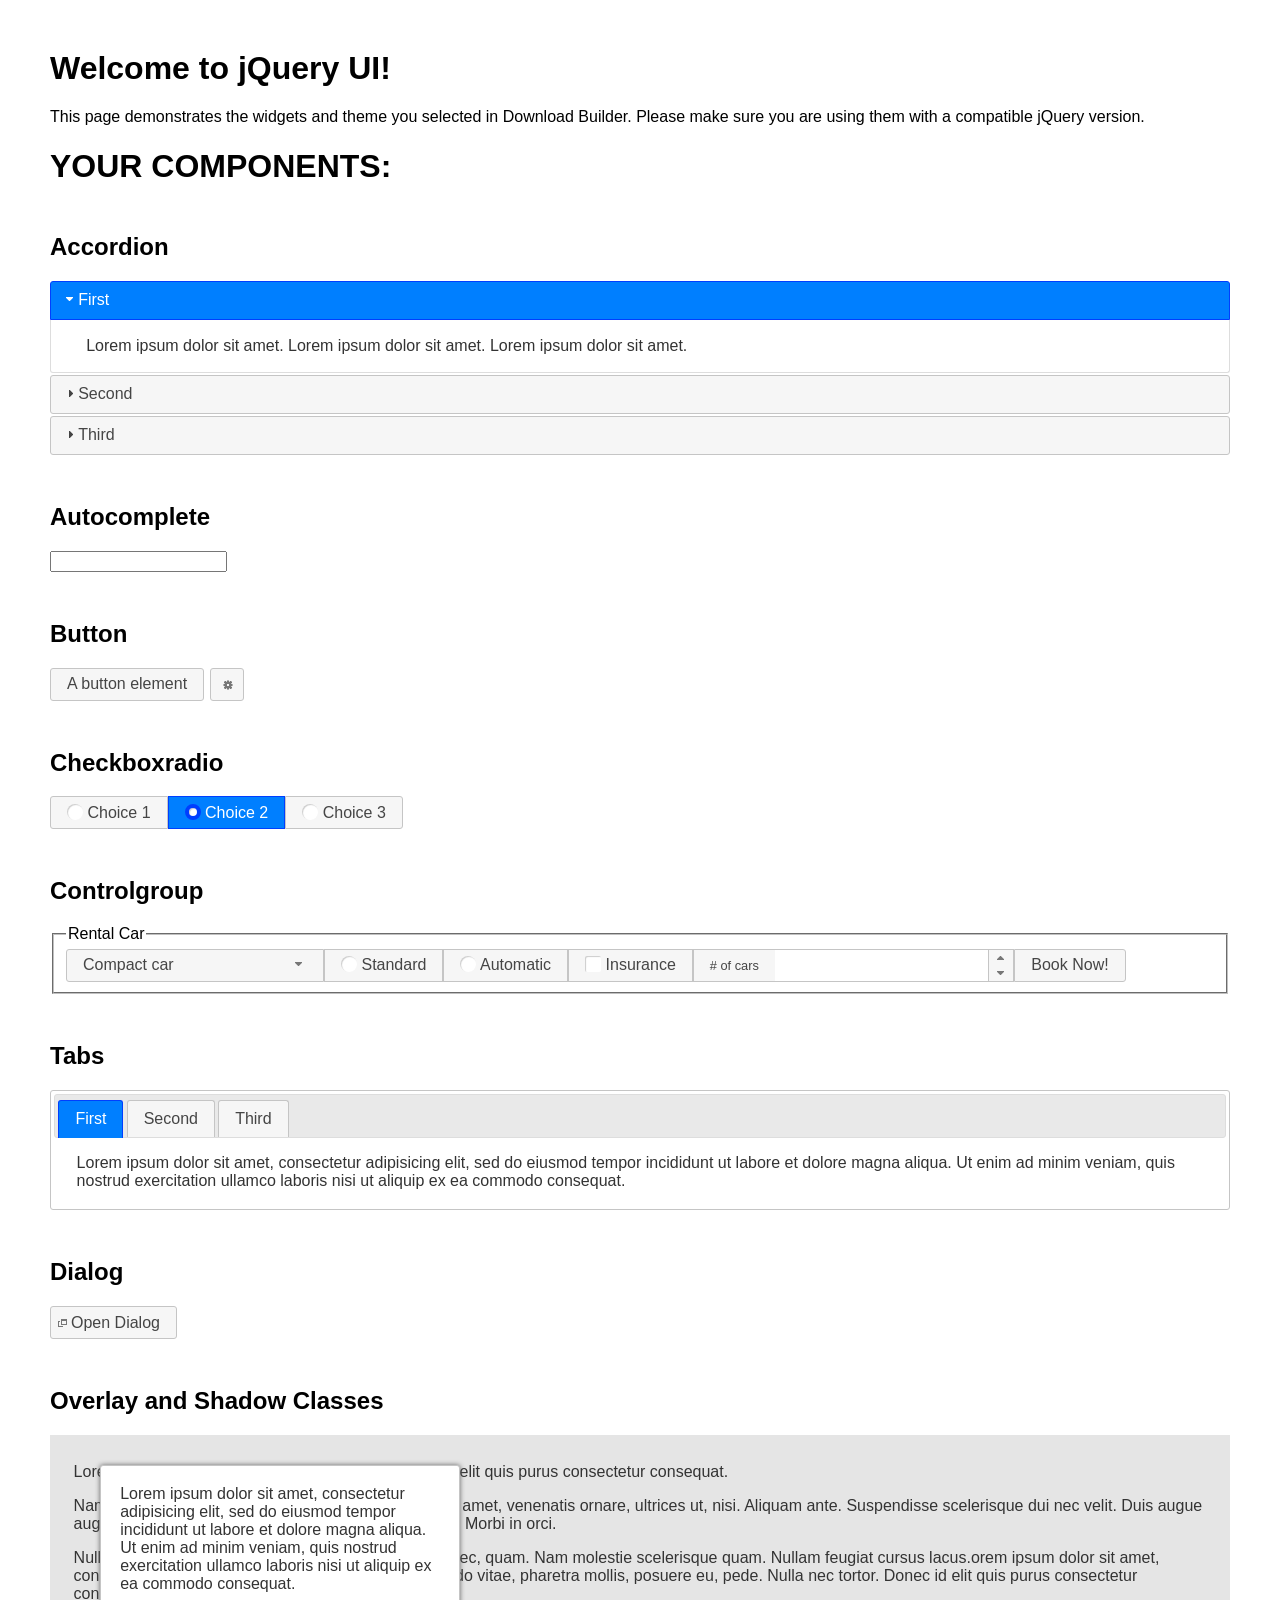
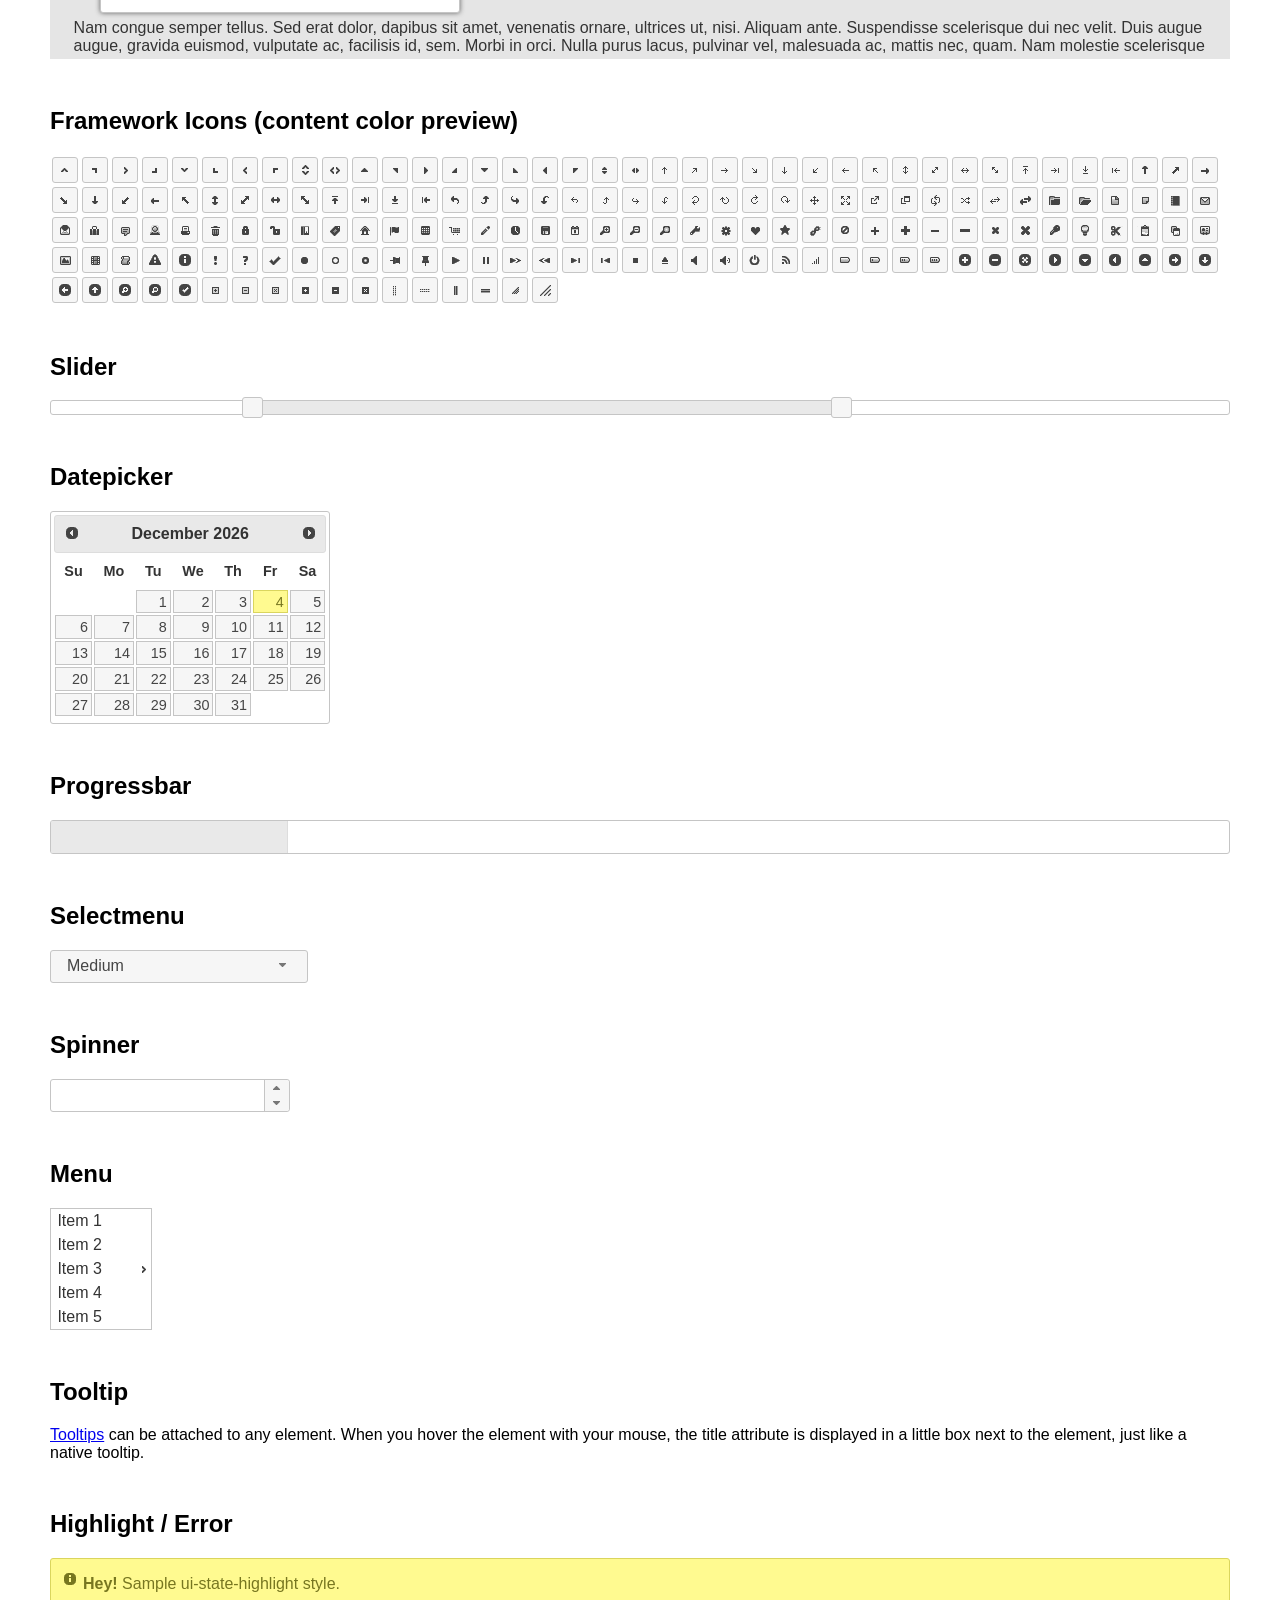
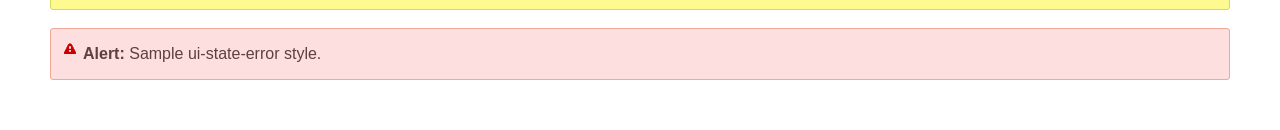
<file: jquery/jquery-ui-1.14.1/index.html>
<!doctype html>
<html lang="us">
<head>
	<meta charset="utf-8">
	<title>jQuery UI Example Page</title>
	<link href="jquery-ui.css" rel="stylesheet">
	<style>
	body{
		font-family: "Trebuchet MS", sans-serif;
		margin: 50px;
	}
	.demoHeaders {
		margin-top: 2em;
	}
	#dialog-link {
		padding: .4em 1em .4em 20px;
		text-decoration: none;
		position: relative;
	}
	#dialog-link span.ui-icon {
		margin: 0 5px 0 0;
		position: absolute;
		left: .2em;
		top: 50%;
		margin-top: -8px;
	}
	#icons {
		margin: 0;
		padding: 0;
	}
	#icons li {
		margin: 2px;
		position: relative;
		padding: 4px 0;
		cursor: pointer;
		float: left;
		list-style: none;
	}
	#icons span.ui-icon {
		float: left;
		margin: 0 4px;
	}
	.fakewindowcontain .ui-widget-overlay {
		position: absolute;
	}
	select {
		width: 200px;
	}
	</style>
</head>
<body>

<h1>Welcome to jQuery UI!</h1>

<div class="ui-widget">
	<p>This page demonstrates the widgets and theme you selected in Download Builder. Please make sure you are using them with a compatible jQuery version.</p>
</div>

<h1>YOUR COMPONENTS:</h1>

<!-- Accordion -->
<h2 class="demoHeaders">Accordion</h2>
<div id="accordion">
	<h3>First</h3>
	<div>Lorem ipsum dolor sit amet. Lorem ipsum dolor sit amet. Lorem ipsum dolor sit amet.</div>
	<h3>Second</h3>
	<div>Phasellus mattis tincidunt nibh.</div>
	<h3>Third</h3>
	<div>Nam dui erat, auctor a, dignissim quis.</div>
</div>

<!-- Autocomplete -->
<h2 class="demoHeaders">Autocomplete</h2>
<div>
	<input id="autocomplete" title="type &quot;a&quot;">
</div>

<!-- Button -->
<h2 class="demoHeaders">Button</h2>
<button id="button">A button element</button>
<button id="button-icon">An icon-only button</button>

<!-- Checkboxradio -->
<h2 class="demoHeaders">Checkboxradio</h2>
<form style="margin-top: 1em;">
	<div id="radioset">
		<input type="radio" id="radio1" name="radio"><label for="radio1">Choice 1</label>
		<input type="radio" id="radio2" name="radio" checked="checked"><label for="radio2">Choice 2</label>
		<input type="radio" id="radio3" name="radio"><label for="radio3">Choice 3</label>
	</div>
</form>

<!-- Controlgroup -->
<h2 class="demoHeaders">Controlgroup</h2>
<fieldset>
	<legend>Rental Car</legend>
	<div id="controlgroup">
		<select id="car-type">
			<option>Compact car</option>
			<option>Midsize car</option>
			<option>Full size car</option>
			<option>SUV</option>
			<option>Luxury</option>
			<option>Truck</option>
			<option>Van</option>
		</select>
		<label for="transmission-standard">Standard</label>
		<input type="radio" name="transmission" id="transmission-standard">
		<label for="transmission-automatic">Automatic</label>
		<input type="radio" name="transmission" id="transmission-automatic">
		<label for="insurance">Insurance</label>
		<input type="checkbox" name="insurance" id="insurance">
		<label for="horizontal-spinner" class="ui-controlgroup-label"># of cars</label>
		<input id="horizontal-spinner" class="ui-spinner-input">
		<button>Book Now!</button>
	</div>
</fieldset>

<!-- Tabs -->
<h2 class="demoHeaders">Tabs</h2>
<div id="tabs">
	<ul>
		<li><a href="#tabs-1">First</a></li>
		<li><a href="#tabs-2">Second</a></li>
		<li><a href="#tabs-3">Third</a></li>
	</ul>
	<div id="tabs-1">Lorem ipsum dolor sit amet, consectetur adipisicing elit, sed do eiusmod tempor incididunt ut labore et dolore magna aliqua. Ut enim ad minim veniam, quis nostrud exercitation ullamco laboris nisi ut aliquip ex ea commodo consequat.</div>
	<div id="tabs-2">Phasellus mattis tincidunt nibh. Cras orci urna, blandit id, pretium vel, aliquet ornare, felis. Maecenas scelerisque sem non nisl. Fusce sed lorem in enim dictum bibendum.</div>
	<div id="tabs-3">Nam dui erat, auctor a, dignissim quis, sollicitudin eu, felis. Pellentesque nisi urna, interdum eget, sagittis et, consequat vestibulum, lacus. Mauris porttitor ullamcorper augue.</div>
</div>

<h2 class="demoHeaders">Dialog</h2>
<p>
	<button id="dialog-link" class="ui-button ui-corner-all ui-widget">
		<span class="ui-icon ui-icon-newwin"></span>Open Dialog
	</button>
</p>

<h2 class="demoHeaders">Overlay and Shadow Classes</h2>
<div style="position: relative; width: 96%; height: 200px; padding:1% 2%; overflow:hidden;" class="fakewindowcontain">
	<p>Lorem ipsum dolor sit amet,  Nulla nec tortor. Donec id elit quis purus consectetur consequat. </p><p>Nam congue semper tellus. Sed erat dolor, dapibus sit amet, venenatis ornare, ultrices ut, nisi. Aliquam ante. Suspendisse scelerisque dui nec velit. Duis augue augue, gravida euismod, vulputate ac, facilisis id, sem. Morbi in orci. </p><p>Nulla purus lacus, pulvinar vel, malesuada ac, mattis nec, quam. Nam molestie scelerisque quam. Nullam feugiat cursus lacus.orem ipsum dolor sit amet, consectetur adipiscing elit. Donec libero risus, commodo vitae, pharetra mollis, posuere eu, pede. Nulla nec tortor. Donec id elit quis purus consectetur consequat. </p><p>Nam congue semper tellus. Sed erat dolor, dapibus sit amet, venenatis ornare, ultrices ut, nisi. Aliquam ante. Suspendisse scelerisque dui nec velit. Duis augue augue, gravida euismod, vulputate ac, facilisis id, sem. Morbi in orci. Nulla purus lacus, pulvinar vel, malesuada ac, mattis nec, quam. Nam molestie scelerisque quam. </p><p>Nullam feugiat cursus lacus.orem ipsum dolor sit amet, consectetur adipiscing elit. Donec libero risus, commodo vitae, pharetra mollis, posuere eu, pede. Nulla nec tortor. Donec id elit quis purus consectetur consequat. Nam congue semper tellus. Sed erat dolor, dapibus sit amet, venenatis ornare, ultrices ut, nisi. Aliquam ante. </p><p>Suspendisse scelerisque dui nec velit. Duis augue augue, gravida euismod, vulputate ac, facilisis id, sem. Morbi in orci. Nulla purus lacus, pulvinar vel, malesuada ac, mattis nec, quam. Nam molestie scelerisque quam. Nullam feugiat cursus lacus.orem ipsum dolor sit amet, consectetur adipiscing elit. Donec libero risus, commodo vitae, pharetra mollis, posuere eu, pede. Nulla nec tortor. Donec id elit quis purus consectetur consequat. Nam congue semper tellus. Sed erat dolor, dapibus sit amet, venenatis ornare, ultrices ut, nisi. </p>

	<!-- ui-dialog -->
	<div class="ui-widget-overlay ui-front"></div>
	<div style="position: absolute; width: 320px; left: 50px; top: 30px; padding: 1.2em" class="ui-widget ui-front ui-widget-content ui-corner-all ui-widget-shadow">
		Lorem ipsum dolor sit amet, consectetur adipisicing elit, sed do eiusmod tempor incididunt ut labore et dolore magna aliqua. Ut enim ad minim veniam, quis nostrud exercitation ullamco laboris nisi ut aliquip ex ea commodo consequat.
	</div>

</div>

<!-- ui-dialog -->
<div id="dialog" title="Dialog Title">
	<p>Lorem ipsum dolor sit amet, consectetur adipisicing elit, sed do eiusmod tempor incididunt ut labore et dolore magna aliqua. Ut enim ad minim veniam, quis nostrud exercitation ullamco laboris nisi ut aliquip ex ea commodo consequat.</p>
</div>


<h2 class="demoHeaders">Framework Icons (content color preview)</h2>
<ul id="icons" class="ui-widget ui-helper-clearfix">
	<li class="ui-state-default ui-corner-all" title=".ui-icon-caret-1-n"><span class="ui-icon ui-icon-caret-1-n"></span></li>
	<li class="ui-state-default ui-corner-all" title=".ui-icon-caret-1-ne"><span class="ui-icon ui-icon-caret-1-ne"></span></li>
	<li class="ui-state-default ui-corner-all" title=".ui-icon-caret-1-e"><span class="ui-icon ui-icon-caret-1-e"></span></li>
	<li class="ui-state-default ui-corner-all" title=".ui-icon-caret-1-se"><span class="ui-icon ui-icon-caret-1-se"></span></li>
	<li class="ui-state-default ui-corner-all" title=".ui-icon-caret-1-s"><span class="ui-icon ui-icon-caret-1-s"></span></li>
	<li class="ui-state-default ui-corner-all" title=".ui-icon-caret-1-sw"><span class="ui-icon ui-icon-caret-1-sw"></span></li>
	<li class="ui-state-default ui-corner-all" title=".ui-icon-caret-1-w"><span class="ui-icon ui-icon-caret-1-w"></span></li>
	<li class="ui-state-default ui-corner-all" title=".ui-icon-caret-1-nw"><span class="ui-icon ui-icon-caret-1-nw"></span></li>
	<li class="ui-state-default ui-corner-all" title=".ui-icon-caret-2-n-s"><span class="ui-icon ui-icon-caret-2-n-s"></span></li>
	<li class="ui-state-default ui-corner-all" title=".ui-icon-caret-2-e-w"><span class="ui-icon ui-icon-caret-2-e-w"></span></li>
	<li class="ui-state-default ui-corner-all" title=".ui-icon-triangle-1-n"><span class="ui-icon ui-icon-triangle-1-n"></span></li>
	<li class="ui-state-default ui-corner-all" title=".ui-icon-triangle-1-ne"><span class="ui-icon ui-icon-triangle-1-ne"></span></li>
	<li class="ui-state-default ui-corner-all" title=".ui-icon-triangle-1-e"><span class="ui-icon ui-icon-triangle-1-e"></span></li>
	<li class="ui-state-default ui-corner-all" title=".ui-icon-triangle-1-se"><span class="ui-icon ui-icon-triangle-1-se"></span></li>
	<li class="ui-state-default ui-corner-all" title=".ui-icon-triangle-1-s"><span class="ui-icon ui-icon-triangle-1-s"></span></li>
	<li class="ui-state-default ui-corner-all" title=".ui-icon-triangle-1-sw"><span class="ui-icon ui-icon-triangle-1-sw"></span></li>
	<li class="ui-state-default ui-corner-all" title=".ui-icon-triangle-1-w"><span class="ui-icon ui-icon-triangle-1-w"></span></li>
	<li class="ui-state-default ui-corner-all" title=".ui-icon-triangle-1-nw"><span class="ui-icon ui-icon-triangle-1-nw"></span></li>
	<li class="ui-state-default ui-corner-all" title=".ui-icon-triangle-2-n-s"><span class="ui-icon ui-icon-triangle-2-n-s"></span></li>
	<li class="ui-state-default ui-corner-all" title=".ui-icon-triangle-2-e-w"><span class="ui-icon ui-icon-triangle-2-e-w"></span></li>
	<li class="ui-state-default ui-corner-all" title=".ui-icon-arrow-1-n"><span class="ui-icon ui-icon-arrow-1-n"></span></li>
	<li class="ui-state-default ui-corner-all" title=".ui-icon-arrow-1-ne"><span class="ui-icon ui-icon-arrow-1-ne"></span></li>
	<li class="ui-state-default ui-corner-all" title=".ui-icon-arrow-1-e"><span class="ui-icon ui-icon-arrow-1-e"></span></li>
	<li class="ui-state-default ui-corner-all" title=".ui-icon-arrow-1-se"><span class="ui-icon ui-icon-arrow-1-se"></span></li>
	<li class="ui-state-default ui-corner-all" title=".ui-icon-arrow-1-s"><span class="ui-icon ui-icon-arrow-1-s"></span></li>
	<li class="ui-state-default ui-corner-all" title=".ui-icon-arrow-1-sw"><span class="ui-icon ui-icon-arrow-1-sw"></span></li>
	<li class="ui-state-default ui-corner-all" title=".ui-icon-arrow-1-w"><span class="ui-icon ui-icon-arrow-1-w"></span></li>
	<li class="ui-state-default ui-corner-all" title=".ui-icon-arrow-1-nw"><span class="ui-icon ui-icon-arrow-1-nw"></span></li>
	<li class="ui-state-default ui-corner-all" title=".ui-icon-arrow-2-n-s"><span class="ui-icon ui-icon-arrow-2-n-s"></span></li>
	<li class="ui-state-default ui-corner-all" title=".ui-icon-arrow-2-ne-sw"><span class="ui-icon ui-icon-arrow-2-ne-sw"></span></li>
	<li class="ui-state-default ui-corner-all" title=".ui-icon-arrow-2-e-w"><span class="ui-icon ui-icon-arrow-2-e-w"></span></li>
	<li class="ui-state-default ui-corner-all" title=".ui-icon-arrow-2-se-nw"><span class="ui-icon ui-icon-arrow-2-se-nw"></span></li>
	<li class="ui-state-default ui-corner-all" title=".ui-icon-arrowstop-1-n"><span class="ui-icon ui-icon-arrowstop-1-n"></span></li>
	<li class="ui-state-default ui-corner-all" title=".ui-icon-arrowstop-1-e"><span class="ui-icon ui-icon-arrowstop-1-e"></span></li>
	<li class="ui-state-default ui-corner-all" title=".ui-icon-arrowstop-1-s"><span class="ui-icon ui-icon-arrowstop-1-s"></span></li>
	<li class="ui-state-default ui-corner-all" title=".ui-icon-arrowstop-1-w"><span class="ui-icon ui-icon-arrowstop-1-w"></span></li>
	<li class="ui-state-default ui-corner-all" title=".ui-icon-arrowthick-1-n"><span class="ui-icon ui-icon-arrowthick-1-n"></span></li>
	<li class="ui-state-default ui-corner-all" title=".ui-icon-arrowthick-1-ne"><span class="ui-icon ui-icon-arrowthick-1-ne"></span></li>
	<li class="ui-state-default ui-corner-all" title=".ui-icon-arrowthick-1-e"><span class="ui-icon ui-icon-arrowthick-1-e"></span></li>
	<li class="ui-state-default ui-corner-all" title=".ui-icon-arrowthick-1-se"><span class="ui-icon ui-icon-arrowthick-1-se"></span></li>
	<li class="ui-state-default ui-corner-all" title=".ui-icon-arrowthick-1-s"><span class="ui-icon ui-icon-arrowthick-1-s"></span></li>
	<li class="ui-state-default ui-corner-all" title=".ui-icon-arrowthick-1-sw"><span class="ui-icon ui-icon-arrowthick-1-sw"></span></li>
	<li class="ui-state-default ui-corner-all" title=".ui-icon-arrowthick-1-w"><span class="ui-icon ui-icon-arrowthick-1-w"></span></li>
	<li class="ui-state-default ui-corner-all" title=".ui-icon-arrowthick-1-nw"><span class="ui-icon ui-icon-arrowthick-1-nw"></span></li>
	<li class="ui-state-default ui-corner-all" title=".ui-icon-arrowthick-2-n-s"><span class="ui-icon ui-icon-arrowthick-2-n-s"></span></li>
	<li class="ui-state-default ui-corner-all" title=".ui-icon-arrowthick-2-ne-sw"><span class="ui-icon ui-icon-arrowthick-2-ne-sw"></span></li>
	<li class="ui-state-default ui-corner-all" title=".ui-icon-arrowthick-2-e-w"><span class="ui-icon ui-icon-arrowthick-2-e-w"></span></li>
	<li class="ui-state-default ui-corner-all" title=".ui-icon-arrowthick-2-se-nw"><span class="ui-icon ui-icon-arrowthick-2-se-nw"></span></li>
	<li class="ui-state-default ui-corner-all" title=".ui-icon-arrowthickstop-1-n"><span class="ui-icon ui-icon-arrowthickstop-1-n"></span></li>
	<li class="ui-state-default ui-corner-all" title=".ui-icon-arrowthickstop-1-e"><span class="ui-icon ui-icon-arrowthickstop-1-e"></span></li>
	<li class="ui-state-default ui-corner-all" title=".ui-icon-arrowthickstop-1-s"><span class="ui-icon ui-icon-arrowthickstop-1-s"></span></li>
	<li class="ui-state-default ui-corner-all" title=".ui-icon-arrowthickstop-1-w"><span class="ui-icon ui-icon-arrowthickstop-1-w"></span></li>
	<li class="ui-state-default ui-corner-all" title=".ui-icon-arrowreturnthick-1-w"><span class="ui-icon ui-icon-arrowreturnthick-1-w"></span></li>
	<li class="ui-state-default ui-corner-all" title=".ui-icon-arrowreturnthick-1-n"><span class="ui-icon ui-icon-arrowreturnthick-1-n"></span></li>
	<li class="ui-state-default ui-corner-all" title=".ui-icon-arrowreturnthick-1-e"><span class="ui-icon ui-icon-arrowreturnthick-1-e"></span></li>
	<li class="ui-state-default ui-corner-all" title=".ui-icon-arrowreturnthick-1-s"><span class="ui-icon ui-icon-arrowreturnthick-1-s"></span></li>
	<li class="ui-state-default ui-corner-all" title=".ui-icon-arrowreturn-1-w"><span class="ui-icon ui-icon-arrowreturn-1-w"></span></li>
	<li class="ui-state-default ui-corner-all" title=".ui-icon-arrowreturn-1-n"><span class="ui-icon ui-icon-arrowreturn-1-n"></span></li>
	<li class="ui-state-default ui-corner-all" title=".ui-icon-arrowreturn-1-e"><span class="ui-icon ui-icon-arrowreturn-1-e"></span></li>
	<li class="ui-state-default ui-corner-all" title=".ui-icon-arrowreturn-1-s"><span class="ui-icon ui-icon-arrowreturn-1-s"></span></li>
	<li class="ui-state-default ui-corner-all" title=".ui-icon-arrowrefresh-1-w"><span class="ui-icon ui-icon-arrowrefresh-1-w"></span></li>
	<li class="ui-state-default ui-corner-all" title=".ui-icon-arrowrefresh-1-n"><span class="ui-icon ui-icon-arrowrefresh-1-n"></span></li>
	<li class="ui-state-default ui-corner-all" title=".ui-icon-arrowrefresh-1-e"><span class="ui-icon ui-icon-arrowrefresh-1-e"></span></li>
	<li class="ui-state-default ui-corner-all" title=".ui-icon-arrowrefresh-1-s"><span class="ui-icon ui-icon-arrowrefresh-1-s"></span></li>
	<li class="ui-state-default ui-corner-all" title=".ui-icon-arrow-4"><span class="ui-icon ui-icon-arrow-4"></span></li>
	<li class="ui-state-default ui-corner-all" title=".ui-icon-arrow-4-diag"><span class="ui-icon ui-icon-arrow-4-diag"></span></li>
	<li class="ui-state-default ui-corner-all" title=".ui-icon-extlink"><span class="ui-icon ui-icon-extlink"></span></li>
	<li class="ui-state-default ui-corner-all" title=".ui-icon-newwin"><span class="ui-icon ui-icon-newwin"></span></li>
	<li class="ui-state-default ui-corner-all" title=".ui-icon-refresh"><span class="ui-icon ui-icon-refresh"></span></li>
	<li class="ui-state-default ui-corner-all" title=".ui-icon-shuffle"><span class="ui-icon ui-icon-shuffle"></span></li>
	<li class="ui-state-default ui-corner-all" title=".ui-icon-transfer-e-w"><span class="ui-icon ui-icon-transfer-e-w"></span></li>
	<li class="ui-state-default ui-corner-all" title=".ui-icon-transferthick-e-w"><span class="ui-icon ui-icon-transferthick-e-w"></span></li>
	<li class="ui-state-default ui-corner-all" title=".ui-icon-folder-collapsed"><span class="ui-icon ui-icon-folder-collapsed"></span></li>
	<li class="ui-state-default ui-corner-all" title=".ui-icon-folder-open"><span class="ui-icon ui-icon-folder-open"></span></li>
	<li class="ui-state-default ui-corner-all" title=".ui-icon-document"><span class="ui-icon ui-icon-document"></span></li>
	<li class="ui-state-default ui-corner-all" title=".ui-icon-document-b"><span class="ui-icon ui-icon-document-b"></span></li>
	<li class="ui-state-default ui-corner-all" title=".ui-icon-note"><span class="ui-icon ui-icon-note"></span></li>
	<li class="ui-state-default ui-corner-all" title=".ui-icon-mail-closed"><span class="ui-icon ui-icon-mail-closed"></span></li>
	<li class="ui-state-default ui-corner-all" title=".ui-icon-mail-open"><span class="ui-icon ui-icon-mail-open"></span></li>
	<li class="ui-state-default ui-corner-all" title=".ui-icon-suitcase"><span class="ui-icon ui-icon-suitcase"></span></li>
	<li class="ui-state-default ui-corner-all" title=".ui-icon-comment"><span class="ui-icon ui-icon-comment"></span></li>
	<li class="ui-state-default ui-corner-all" title=".ui-icon-person"><span class="ui-icon ui-icon-person"></span></li>
	<li class="ui-state-default ui-corner-all" title=".ui-icon-print"><span class="ui-icon ui-icon-print"></span></li>
	<li class="ui-state-default ui-corner-all" title=".ui-icon-trash"><span class="ui-icon ui-icon-trash"></span></li>
	<li class="ui-state-default ui-corner-all" title=".ui-icon-locked"><span class="ui-icon ui-icon-locked"></span></li>
	<li class="ui-state-default ui-corner-all" title=".ui-icon-unlocked"><span class="ui-icon ui-icon-unlocked"></span></li>
	<li class="ui-state-default ui-corner-all" title=".ui-icon-bookmark"><span class="ui-icon ui-icon-bookmark"></span></li>
	<li class="ui-state-default ui-corner-all" title=".ui-icon-tag"><span class="ui-icon ui-icon-tag"></span></li>
	<li class="ui-state-default ui-corner-all" title=".ui-icon-home"><span class="ui-icon ui-icon-home"></span></li>
	<li class="ui-state-default ui-corner-all" title=".ui-icon-flag"><span class="ui-icon ui-icon-flag"></span></li>
	<li class="ui-state-default ui-corner-all" title=".ui-icon-calculator"><span class="ui-icon ui-icon-calculator"></span></li>
	<li class="ui-state-default ui-corner-all" title=".ui-icon-cart"><span class="ui-icon ui-icon-cart"></span></li>
	<li class="ui-state-default ui-corner-all" title=".ui-icon-pencil"><span class="ui-icon ui-icon-pencil"></span></li>
	<li class="ui-state-default ui-corner-all" title=".ui-icon-clock"><span class="ui-icon ui-icon-clock"></span></li>
	<li class="ui-state-default ui-corner-all" title=".ui-icon-disk"><span class="ui-icon ui-icon-disk"></span></li>
	<li class="ui-state-default ui-corner-all" title=".ui-icon-calendar"><span class="ui-icon ui-icon-calendar"></span></li>
	<li class="ui-state-default ui-corner-all" title=".ui-icon-zoomin"><span class="ui-icon ui-icon-zoomin"></span></li>
	<li class="ui-state-default ui-corner-all" title=".ui-icon-zoomout"><span class="ui-icon ui-icon-zoomout"></span></li>
	<li class="ui-state-default ui-corner-all" title=".ui-icon-search"><span class="ui-icon ui-icon-search"></span></li>
	<li class="ui-state-default ui-corner-all" title=".ui-icon-wrench"><span class="ui-icon ui-icon-wrench"></span></li>
	<li class="ui-state-default ui-corner-all" title=".ui-icon-gear"><span class="ui-icon ui-icon-gear"></span></li>
	<li class="ui-state-default ui-corner-all" title=".ui-icon-heart"><span class="ui-icon ui-icon-heart"></span></li>
	<li class="ui-state-default ui-corner-all" title=".ui-icon-star"><span class="ui-icon ui-icon-star"></span></li>
	<li class="ui-state-default ui-corner-all" title=".ui-icon-link"><span class="ui-icon ui-icon-link"></span></li>
	<li class="ui-state-default ui-corner-all" title=".ui-icon-cancel"><span class="ui-icon ui-icon-cancel"></span></li>
	<li class="ui-state-default ui-corner-all" title=".ui-icon-plus"><span class="ui-icon ui-icon-plus"></span></li>
	<li class="ui-state-default ui-corner-all" title=".ui-icon-plusthick"><span class="ui-icon ui-icon-plusthick"></span></li>
	<li class="ui-state-default ui-corner-all" title=".ui-icon-minus"><span class="ui-icon ui-icon-minus"></span></li>
	<li class="ui-state-default ui-corner-all" title=".ui-icon-minusthick"><span class="ui-icon ui-icon-minusthick"></span></li>
	<li class="ui-state-default ui-corner-all" title=".ui-icon-close"><span class="ui-icon ui-icon-close"></span></li>
	<li class="ui-state-default ui-corner-all" title=".ui-icon-closethick"><span class="ui-icon ui-icon-closethick"></span></li>
	<li class="ui-state-default ui-corner-all" title=".ui-icon-key"><span class="ui-icon ui-icon-key"></span></li>
	<li class="ui-state-default ui-corner-all" title=".ui-icon-lightbulb"><span class="ui-icon ui-icon-lightbulb"></span></li>
	<li class="ui-state-default ui-corner-all" title=".ui-icon-scissors"><span class="ui-icon ui-icon-scissors"></span></li>
	<li class="ui-state-default ui-corner-all" title=".ui-icon-clipboard"><span class="ui-icon ui-icon-clipboard"></span></li>
	<li class="ui-state-default ui-corner-all" title=".ui-icon-copy"><span class="ui-icon ui-icon-copy"></span></li>
	<li class="ui-state-default ui-corner-all" title=".ui-icon-contact"><span class="ui-icon ui-icon-contact"></span></li>
	<li class="ui-state-default ui-corner-all" title=".ui-icon-image"><span class="ui-icon ui-icon-image"></span></li>
	<li class="ui-state-default ui-corner-all" title=".ui-icon-video"><span class="ui-icon ui-icon-video"></span></li>
	<li class="ui-state-default ui-corner-all" title=".ui-icon-script"><span class="ui-icon ui-icon-script"></span></li>
	<li class="ui-state-default ui-corner-all" title=".ui-icon-alert"><span class="ui-icon ui-icon-alert"></span></li>
	<li class="ui-state-default ui-corner-all" title=".ui-icon-info"><span class="ui-icon ui-icon-info"></span></li>
	<li class="ui-state-default ui-corner-all" title=".ui-icon-notice"><span class="ui-icon ui-icon-notice"></span></li>
	<li class="ui-state-default ui-corner-all" title=".ui-icon-help"><span class="ui-icon ui-icon-help"></span></li>
	<li class="ui-state-default ui-corner-all" title=".ui-icon-check"><span class="ui-icon ui-icon-check"></span></li>
	<li class="ui-state-default ui-corner-all" title=".ui-icon-bullet"><span class="ui-icon ui-icon-bullet"></span></li>
	<li class="ui-state-default ui-corner-all" title=".ui-icon-radio-off"><span class="ui-icon ui-icon-radio-off"></span></li>
	<li class="ui-state-default ui-corner-all" title=".ui-icon-radio-on"><span class="ui-icon ui-icon-radio-on"></span></li>
	<li class="ui-state-default ui-corner-all" title=".ui-icon-pin-w"><span class="ui-icon ui-icon-pin-w"></span></li>
	<li class="ui-state-default ui-corner-all" title=".ui-icon-pin-s"><span class="ui-icon ui-icon-pin-s"></span></li>
	<li class="ui-state-default ui-corner-all" title=".ui-icon-play"><span class="ui-icon ui-icon-play"></span></li>
	<li class="ui-state-default ui-corner-all" title=".ui-icon-pause"><span class="ui-icon ui-icon-pause"></span></li>
	<li class="ui-state-default ui-corner-all" title=".ui-icon-seek-next"><span class="ui-icon ui-icon-seek-next"></span></li>
	<li class="ui-state-default ui-corner-all" title=".ui-icon-seek-prev"><span class="ui-icon ui-icon-seek-prev"></span></li>
	<li class="ui-state-default ui-corner-all" title=".ui-icon-seek-end"><span class="ui-icon ui-icon-seek-end"></span></li>
	<li class="ui-state-default ui-corner-all" title=".ui-icon-seek-first"><span class="ui-icon ui-icon-seek-first"></span></li>
	<li class="ui-state-default ui-corner-all" title=".ui-icon-stop"><span class="ui-icon ui-icon-stop"></span></li>
	<li class="ui-state-default ui-corner-all" title=".ui-icon-eject"><span class="ui-icon ui-icon-eject"></span></li>
	<li class="ui-state-default ui-corner-all" title=".ui-icon-volume-off"><span class="ui-icon ui-icon-volume-off"></span></li>
	<li class="ui-state-default ui-corner-all" title=".ui-icon-volume-on"><span class="ui-icon ui-icon-volume-on"></span></li>
	<li class="ui-state-default ui-corner-all" title=".ui-icon-power"><span class="ui-icon ui-icon-power"></span></li>
	<li class="ui-state-default ui-corner-all" title=".ui-icon-signal-diag"><span class="ui-icon ui-icon-signal-diag"></span></li>
	<li class="ui-state-default ui-corner-all" title=".ui-icon-signal"><span class="ui-icon ui-icon-signal"></span></li>
	<li class="ui-state-default ui-corner-all" title=".ui-icon-battery-0"><span class="ui-icon ui-icon-battery-0"></span></li>
	<li class="ui-state-default ui-corner-all" title=".ui-icon-battery-1"><span class="ui-icon ui-icon-battery-1"></span></li>
	<li class="ui-state-default ui-corner-all" title=".ui-icon-battery-2"><span class="ui-icon ui-icon-battery-2"></span></li>
	<li class="ui-state-default ui-corner-all" title=".ui-icon-battery-3"><span class="ui-icon ui-icon-battery-3"></span></li>
	<li class="ui-state-default ui-corner-all" title=".ui-icon-circle-plus"><span class="ui-icon ui-icon-circle-plus"></span></li>
	<li class="ui-state-default ui-corner-all" title=".ui-icon-circle-minus"><span class="ui-icon ui-icon-circle-minus"></span></li>
	<li class="ui-state-default ui-corner-all" title=".ui-icon-circle-close"><span class="ui-icon ui-icon-circle-close"></span></li>
	<li class="ui-state-default ui-corner-all" title=".ui-icon-circle-triangle-e"><span class="ui-icon ui-icon-circle-triangle-e"></span></li>
	<li class="ui-state-default ui-corner-all" title=".ui-icon-circle-triangle-s"><span class="ui-icon ui-icon-circle-triangle-s"></span></li>
	<li class="ui-state-default ui-corner-all" title=".ui-icon-circle-triangle-w"><span class="ui-icon ui-icon-circle-triangle-w"></span></li>
	<li class="ui-state-default ui-corner-all" title=".ui-icon-circle-triangle-n"><span class="ui-icon ui-icon-circle-triangle-n"></span></li>
	<li class="ui-state-default ui-corner-all" title=".ui-icon-circle-arrow-e"><span class="ui-icon ui-icon-circle-arrow-e"></span></li>
	<li class="ui-state-default ui-corner-all" title=".ui-icon-circle-arrow-s"><span class="ui-icon ui-icon-circle-arrow-s"></span></li>
	<li class="ui-state-default ui-corner-all" title=".ui-icon-circle-arrow-w"><span class="ui-icon ui-icon-circle-arrow-w"></span></li>
	<li class="ui-state-default ui-corner-all" title=".ui-icon-circle-arrow-n"><span class="ui-icon ui-icon-circle-arrow-n"></span></li>
	<li class="ui-state-default ui-corner-all" title=".ui-icon-circle-zoomin"><span class="ui-icon ui-icon-circle-zoomin"></span></li>
	<li class="ui-state-default ui-corner-all" title=".ui-icon-circle-zoomout"><span class="ui-icon ui-icon-circle-zoomout"></span></li>
	<li class="ui-state-default ui-corner-all" title=".ui-icon-circle-check"><span class="ui-icon ui-icon-circle-check"></span></li>
	<li class="ui-state-default ui-corner-all" title=".ui-icon-circlesmall-plus"><span class="ui-icon ui-icon-circlesmall-plus"></span></li>
	<li class="ui-state-default ui-corner-all" title=".ui-icon-circlesmall-minus"><span class="ui-icon ui-icon-circlesmall-minus"></span></li>
	<li class="ui-state-default ui-corner-all" title=".ui-icon-circlesmall-close"><span class="ui-icon ui-icon-circlesmall-close"></span></li>
	<li class="ui-state-default ui-corner-all" title=".ui-icon-squaresmall-plus"><span class="ui-icon ui-icon-squaresmall-plus"></span></li>
	<li class="ui-state-default ui-corner-all" title=".ui-icon-squaresmall-minus"><span class="ui-icon ui-icon-squaresmall-minus"></span></li>
	<li class="ui-state-default ui-corner-all" title=".ui-icon-squaresmall-close"><span class="ui-icon ui-icon-squaresmall-close"></span></li>
	<li class="ui-state-default ui-corner-all" title=".ui-icon-grip-dotted-vertical"><span class="ui-icon ui-icon-grip-dotted-vertical"></span></li>
	<li class="ui-state-default ui-corner-all" title=".ui-icon-grip-dotted-horizontal"><span class="ui-icon ui-icon-grip-dotted-horizontal"></span></li>
	<li class="ui-state-default ui-corner-all" title=".ui-icon-grip-solid-vertical"><span class="ui-icon ui-icon-grip-solid-vertical"></span></li>
	<li class="ui-state-default ui-corner-all" title=".ui-icon-grip-solid-horizontal"><span class="ui-icon ui-icon-grip-solid-horizontal"></span></li>
	<li class="ui-state-default ui-corner-all" title=".ui-icon-gripsmall-diagonal-se"><span class="ui-icon ui-icon-gripsmall-diagonal-se"></span></li>
	<li class="ui-state-default ui-corner-all" title=".ui-icon-grip-diagonal-se"><span class="ui-icon ui-icon-grip-diagonal-se"></span></li>
</ul>

<!-- Slider -->
<h2 class="demoHeaders">Slider</h2>
<div id="slider"></div>

<!-- Datepicker -->
<h2 class="demoHeaders">Datepicker</h2>
<div id="datepicker"></div>

<!-- Progressbar -->
<h2 class="demoHeaders">Progressbar</h2>
<div id="progressbar"></div>

<!-- Progressbar -->
<h2 class="demoHeaders">Selectmenu</h2>
<select id="selectmenu">
	<option>Slower</option>
	<option>Slow</option>
	<option selected="selected">Medium</option>
	<option>Fast</option>
	<option>Faster</option>
</select>

<!-- Spinner -->
<h2 class="demoHeaders">Spinner</h2>
<input id="spinner">

<!-- Menu -->
<h2 class="demoHeaders">Menu</h2>
<ul style="width:100px;" id="menu">
	<li><div>Item 1</div></li>
	<li><div>Item 2</div></li>
	<li><div>Item 3</div>
		<ul>
			<li><div>Item 3-1</div></li>
			<li><div>Item 3-2</div></li>
			<li><div>Item 3-3</div></li>
			<li><div>Item 3-4</div></li>
			<li><div>Item 3-5</div></li>
		</ul>
	</li>
	<li><div>Item 4</div></li>
	<li><div>Item 5</div></li>
</ul>

<!-- Tooltip -->
<h2 class="demoHeaders">Tooltip</h2>
<p id="tooltip">
	<a href="#" title="That&apos;s what this widget is">Tooltips</a> can be attached to any element. When you hover
the element with your mouse, the title attribute is displayed in a little box next to the element, just like a native tooltip.
</p>

<!-- Highlight / Error -->
<h2 class="demoHeaders">Highlight / Error</h2>
<div class="ui-widget">
	<div class="ui-state-highlight ui-corner-all" style="margin-top: 20px; padding: 0 .7em;">
		<p><span class="ui-icon ui-icon-info" style="float: left; margin-right: .3em;"></span>
		<strong>Hey!</strong> Sample ui-state-highlight style.</p>
	</div>
</div>
<br>
<div class="ui-widget">
	<div class="ui-state-error ui-corner-all" style="padding: 0 .7em;">
		<p><span class="ui-icon ui-icon-alert" style="float: left; margin-right: .3em;"></span>
		<strong>Alert:</strong> Sample ui-state-error style.</p>
	</div>
</div>

<script src="external/jquery/jquery.js"></script>
<script src="jquery-ui.js"></script>
<script>
$( "#accordion" ).accordion();

var availableTags = [
	"ActionScript",
	"AppleScript",
	"Asp",
	"BASIC",
	"C",
	"C++",
	"Clojure",
	"COBOL",
	"ColdFusion",
	"Erlang",
	"Fortran",
	"Groovy",
	"Haskell",
	"Java",
	"JavaScript",
	"Lisp",
	"Perl",
	"PHP",
	"Python",
	"Ruby",
	"Scala",
	"Scheme"
];
$( "#autocomplete" ).autocomplete({
	source: availableTags
});

$( "#button" ).button();
$( "#button-icon" ).button({
	icon: "ui-icon-gear",
	showLabel: false
});

$( "#radioset" ).controlgroup();

$( "#controlgroup" ).controlgroup();

$( "#tabs" ).tabs();

$( "#dialog" ).dialog({
	autoOpen: false,
	width: 400,
	buttons: [
		{
			text: "Ok",
			click: function() {
				$( this ).dialog( "close" );
			}
		},
		{
			text: "Cancel",
			click: function() {
				$( this ).dialog( "close" );
			}
		}
	]
});

// Link to open the dialog
$( "#dialog-link" ).click(function( event ) {
	$( "#dialog" ).dialog( "open" );
	event.preventDefault();
});

$( "#datepicker" ).datepicker({
	inline: true
});

$( "#slider" ).slider({
	range: true,
	values: [ 17, 67 ]
});

$( "#progressbar" ).progressbar({
	value: 20
});

$( "#spinner" ).spinner();

$( "#menu" ).menu();

$( "#tooltip" ).tooltip();

$( "#selectmenu" ).selectmenu();

// Hover states on the static widgets
$( "#dialog-link, #icons li" ).hover(
	function() {
		$( this ).addClass( "ui-state-hover" );
	},
	function() {
		$( this ).removeClass( "ui-state-hover" );
	}
);
</script>
</body>
</html>
</file>
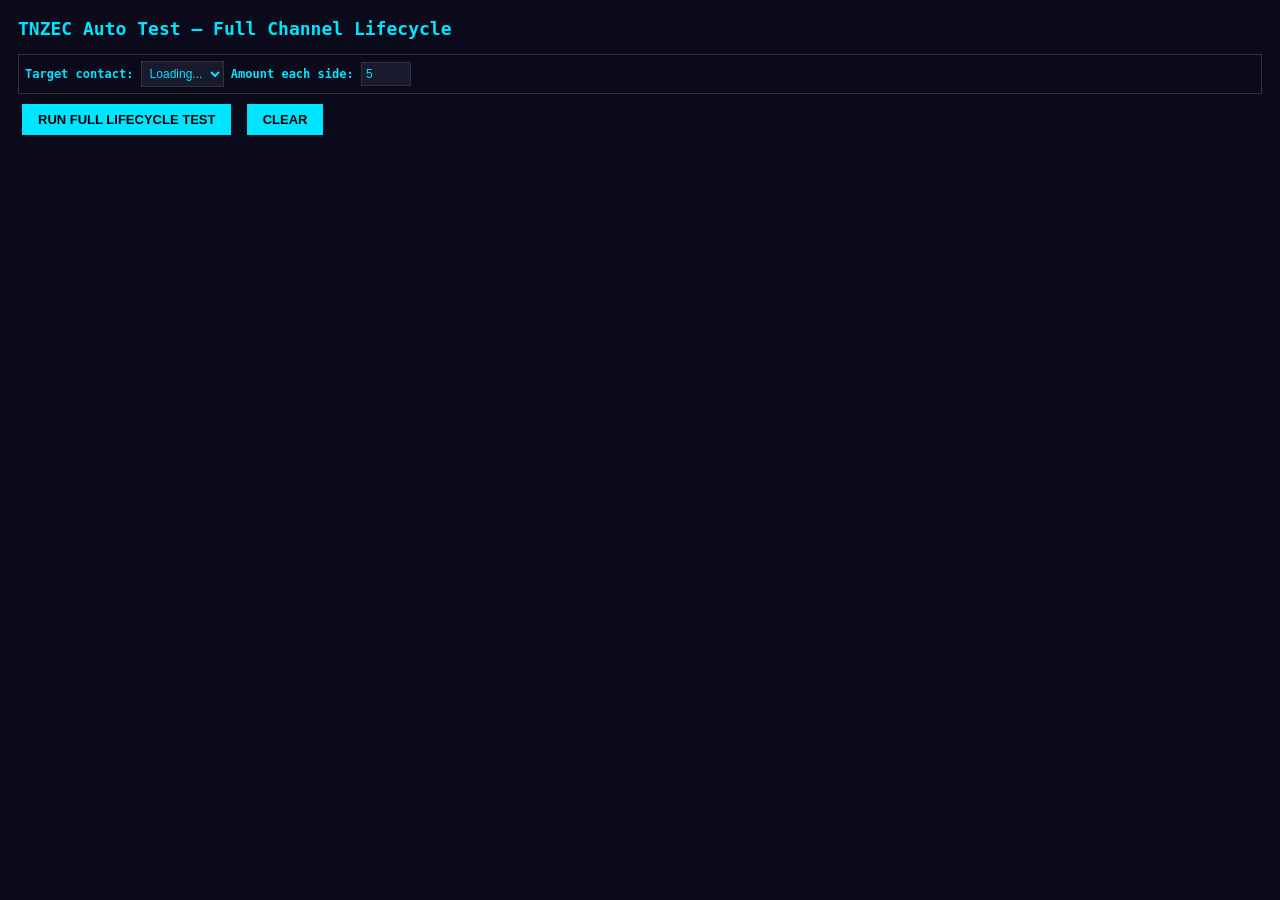
<file: auto-test.html>
<html>
<head>
<title>TNZEC Auto Test</title>
<meta name="viewport" content="width=device-width, initial-scale=1.0">
<script type="text/javascript" src="./js/mds.js"></script>
<script type="text/javascript" src="./js/decimal.js"></script>
<script type="text/javascript" src="./js/jslib.js"></script>
<script type="text/javascript" src="./js/utils.js"></script>
<script type="text/javascript" src="./js/auth.js"></script>
<script type="text/javascript" src="./js/mast.js"></script>
<script type="text/javascript" src="./js/txns.js"></script>
<script type="text/javascript" src="./js/sql.js"></script>
<script type="text/javascript" src="./js/messages.js"></script>
<script type="text/javascript" src="./js/maxima.js"></script>
<script type="text/javascript" src="./js/mast-txns.js"></script>
<script type="text/javascript" src="./js/casino.js"></script>
<script type="text/javascript" src="./js/routing.js"></script>
<script type="text/javascript" src="./js/channelfunction.js"></script>
<style>
body{background:#0a0a1a;color:#00e5ff;font-family:monospace;font-size:12px;padding:10px;}
.pass{color:#00e676;}.fail{color:#ff2d78;}.info{color:#ffd700;}.warn{color:#ff9100;}
.step{margin:3px 0;padding:3px 6px;border-left:2px solid #333;}
button{background:#00e5ff;color:#000;border:none;padding:8px 16px;margin:4px;font-size:13px;font-weight:bold;}
input,select{background:#1a1a2e;color:#00e5ff;border:1px solid #333;padding:4px;font-size:12px;}
#log{max-height:70vh;overflow-y:auto;}
</style>
</head>
<body>
<h2>TNZEC Auto Test — Full Channel Lifecycle</h2>
<div style="margin:6px 0;padding:6px;border:1px solid #333;">
<b>Target contact:</b> <select id="target"><option>Loading...</option></select>
<b>Amount each side:</b> <input id="amt" type="number" value="5" style="width:50px;">
</div>
<button onclick="runFullTest()">RUN FULL LIFECYCLE TEST</button>
<button onclick="document.getElementById('log').innerHTML=''">CLEAR</button>
<div id="log"></div>

<script>
var TEST_HASHID = null;
var TEST_PHASE = "";

function log(msg,cls){
    var el=document.getElementById('log');
    var ts=new Date().toLocaleTimeString();
    el.innerHTML+='<div class="step '+(cls||'')+'">'+ts+' '+msg+'</div>';
    el.scrollTop=el.scrollHeight;
}

function wait(ms,cb){setTimeout(cb,ms);}

function pollUntil(checkFn, timeout, interval, cb){
    var elapsed=0;
    var poll=setInterval(function(){
        elapsed+=interval;
        if(elapsed>timeout){clearInterval(poll);cb(false);return;}
        checkFn(function(done,data){
            if(done){clearInterval(poll);cb(true,data);}
        });
    },interval);
}

MDS.init(function(msg){
    if(msg.event==='inited'){
        createDB(function(){
            initAuthDetails(function(){
                loadContacts();
                log('Ready. Select target contact and click RUN.','pass');
            });
        });
    }
    if(msg.event==='MDSCOMMS' && !msg.data.public){
        try{
            var c=JSON.parse(msg.data.message);
            log('NOTIFY: '+c.type+' '+(c.hashid||'').substring(0,12)+'.. '+(c.state||c.reason||''),'warn');
        }catch(e){}
    }
});

function loadContacts(){
    MDS.cmd("maxcontacts action:list",function(res){
        var sel=document.getElementById('target');
        sel.innerHTML='';
        var contacts=res.response.contacts;
        for(var i=0;i<contacts.length;i++){
            var opt=document.createElement('option');
            opt.value=contacts[i].publickey;
            opt.text=contacts[i].extradata.name;
            sel.appendChild(opt);
        }
    });
}

function runFullTest(){
    document.getElementById('log').innerHTML='';
    var targetPK=document.getElementById('target').value;
    var targetName=document.getElementById('target').selectedOptions[0].text;
    var amt=document.getElementById('amt').value;

    log('=== FULL LIFECYCLE TEST ===','info');
    log('Target: '+targetName,'info');
    log('Amount each side: '+amt,'info');

    // Record starting balance
    MDS.cmd("balance",function(bres){
        var startBal='0';
        for(var i=0;i<bres.response.length;i++){
            if(bres.response[i].tokenid==='0x00') startBal=bres.response[i].sendable;
        }
        log('Starting sendable balance: '+startBal,'info');

        // PHASE 1: Open channel
        phase1_OpenChannel(targetPK, targetName, amt, startBal);
    });
}

// ===== PHASE 1: OPEN CHANNEL =====
function phase1_OpenChannel(targetPK, targetName, amt, startBal){
    log('--- PHASE 1: Open Channel ---','info');

    requestNewChannel(targetPK, amt, amt, "Minima", "0x00", "", function(delivered, hashid){
        if(!delivered){
            log('FAIL: Channel request not delivered','fail');
            return;
        }
        TEST_HASHID=hashid;
        log('Channel requested: '+hashid.substring(0,16)+'.. delivered='+delivered,'pass');
        log('Waiting for channel to open (polling every 3s, max 120s)...','info');

        pollUntil(function(done){
            sqlSelectChannel(TEST_HASHID, function(sql){
                if(sql.count>0){
                    var state=sql.rows[0].STATE;
                    log('  Channel state: '+state,'info');
                    if(state.indexOf('OPEN')>=0){
                        done(true, sql.rows[0]);
                    }else if(state.indexOf('DENIED')>=0 || state.indexOf('CANCELLED')>=0 || state.indexOf('FAILED')>=0){
                        done(true, null);
                    }else{
                        done(false);
                    }
                }else{
                    done(false);
                }
            });
        }, 120000, 3000, function(success, sqlrow){
            if(!success || !sqlrow){
                log('FAIL: Channel did not open within 120s','fail');
                return;
            }
            log('PASS: Channel OPEN! User1:'+sqlrow.USER1AMOUNT+' User2:'+sqlrow.USER2AMOUNT,'pass');
            phase2_PlayGame(targetPK, startBal);
        });
    });
}

// ===== PHASE 2: PLAY A GAME =====
function phase2_PlayGame(targetPK, startBal){
    log('--- PHASE 2: Play Dice (bet 1, pick 0) ---','info');

    // Store pending game
    var pending=JSON.stringify({gametype:'dice',pick:0,betamt:'1'});
    MDS.keypair.set("casino_pending_"+TEST_HASHID, pending, function(){

        // Get counterparty maxima ID from channel
        sqlSelectChannel(TEST_HASHID, function(sql){
            var sqlrow=sql.rows[0];
            var isU1=parseInt(sqlrow.USERNUM)==1;
            var otherMaxId=isU1?sqlrow.USER2MAXIMAID:sqlrow.USER1MAXIMAID;

            log('Sending GAME_REQUEST...','info');
            sendMaximaMessage(otherMaxId,
                gameRequestMessage(TEST_HASHID,'dice',0,'1'),
                function(resp){
                    if(resp && resp.response && resp.response.delivered){
                        log('GAME_REQUEST delivered','pass');
                    }else{
                        log('GAME_REQUEST delivery uncertain: '+JSON.stringify(resp),'warn');
                    }
                });

            // Poll for game result
            log('Waiting for game result (polling every 2s, max 60s)...','info');
            pollUntil(function(done){
                sqlSelectChannel(TEST_HASHID, function(sql2){
                    if(sql2.count>0){
                        var r=sql2.rows[0];
                        var phase=parseInt(r.GAMEPHASE);
                        if(phase==0 && r.GAMERESULT && r.GAMERESULT.length>0){
                            done(true,r);
                        }else if(phase==1){
                            log('  Game phase 1 — bet locked, waiting for reveal...','info');
                            done(false);
                        }else{
                            done(false);
                        }
                    }else{done(false);}
                });
            }, 60000, 2000, function(success, sqlrow){
                if(!success){
                    log('FAIL: Game did not complete within 60s','fail');
                    // Try close anyway
                    phase3_CloseChannel(targetPK, startBal);
                    return;
                }
                log('PASS: Game complete! Result:'+sqlrow.GAMERESULT+' User1:'+sqlrow.USER1AMOUNT+' User2:'+sqlrow.USER2AMOUNT,'pass');
                phase3_CloseChannel(targetPK, startBal);
            });
        });
    });
}

// ===== PHASE 3: COOPERATIVE CLOSE =====
function phase3_CloseChannel(targetPK, startBal){
    log('--- PHASE 3: Cooperative Close ---','info');

    sendSpendFunding(TEST_HASHID, function(delivered){
        if(!delivered){
            log('FAIL: Cooperative close not delivered','fail');
            return;
        }
        log('SPEND_CHANNEL sent, waiting for close (max 120s)...','pass');

        pollUntil(function(done){
            sqlSelectChannel(TEST_HASHID, function(sql){
                if(sql.count>0){
                    var state=sql.rows[0].STATE;
                    log('  Channel state: '+state,'info');
                    if(state==='STATE_CHANNEL_CLOSED'){
                        done(true, sql.rows[0]);
                    }else{
                        done(false);
                    }
                }else{done(false);}
            });
        }, 120000, 5000, function(success, sqlrow){
            if(!success){
                log('FAIL: Channel did not close within 120s','fail');
                phase4_Verify(startBal);
                return;
            }
            log('PASS: Channel CLOSED','pass');
            phase4_Verify(startBal);
        });
    });
}

// ===== PHASE 4: VERIFY =====
function phase4_Verify(startBal){
    log('--- PHASE 4: Verify ---','info');

    // Wait for balance to settle
    wait(5000, function(){
        MDS.cmd("balance",function(bres){
            var endBal='0';
            for(var i=0;i<bres.response.length;i++){
                if(bres.response[i].tokenid==='0x00') endBal=bres.response[i].sendable;
            }
            log('Ending sendable balance: '+endBal,'info');
            log('Started with: '+startBal,'info');

            var diff=new Decimal(endBal).sub(new Decimal(startBal));
            log('Net change: '+diff.toString()+' Minima','info');

            // Check game rounds
            MDS.sql("SELECT * FROM gamerounds WHERE hashid='"+TEST_HASHID+"' ORDER BY round DESC LIMIT 1",function(gr){
                if(gr.status && gr.count>0){
                    var r=gr.rows[0];
                    log('Game: '+r.GAMETYPE+' bet:'+r.BETAMOUNT+' pick:'+r.PLAYERPICK+' result:'+r.RESULT+' winner:'+r.WINNER,'info');
                }
            });

            log('=== TEST COMPLETE ===','info');
        });
    });
}
</script>
</body>
</html>
</file>
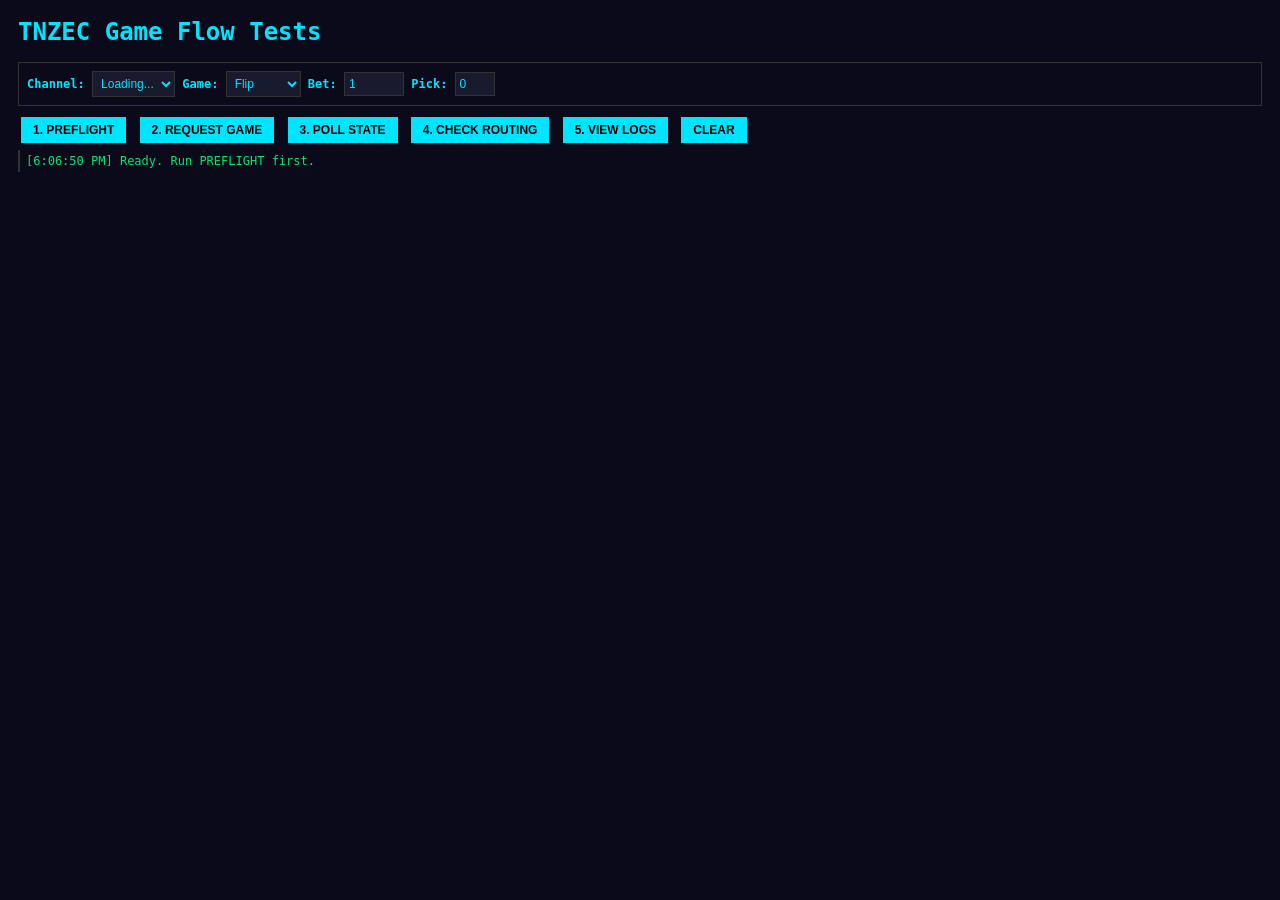
<file: game-test.html>
<html>
<head>
<title>TNZEC Game Tests</title>
<meta name="viewport" content="width=device-width, initial-scale=1.0">
<script type="text/javascript" src="./js/mds.js"></script>
<script type="text/javascript" src="./js/decimal.js"></script>
<style>
body { background:#0a0a1a; color:#00e5ff; font-family:monospace; font-size:12px; padding:10px; }
.pass { color:#00e676; } .fail { color:#ff2d78; } .info { color:#ffd700; } .warn { color:#ff9100; }
.test { margin:4px 0; padding:4px 6px; border-left:2px solid #333; }
h2 { color:#fff; margin:12px 0 4px; font-size:14px; }
button { background:#00e5ff; color:#000; border:none; padding:6px 12px; margin:3px; font-size:12px; font-weight:bold; }
select,input { background:#1a1a2e; color:#00e5ff; border:1px solid #333; padding:4px; font-size:12px; }
#log { max-height:60vh; overflow-y:auto; }
</style>
</head>
<body>
<h1>TNZEC Game Flow Tests</h1>

<div style="margin:8px 0; padding:8px; border:1px solid #333;">
<b>Channel:</b> <select id="ch-select"><option>Loading...</option></select>
<b>Game:</b> <select id="game-select"><option value="flip">Flip</option><option value="dice">Dice</option><option value="roulette">Roulette</option></select>
<b>Bet:</b> <input id="bet-amt" type="number" value="1" style="width:60px;">
<b>Pick:</b> <input id="pick-num" type="number" value="0" style="width:40px;">
</div>

<button onclick="runPreflightTests()">1. PREFLIGHT</button>
<button onclick="requestGame()">2. REQUEST GAME</button>
<button onclick="pollGameState()">3. POLL STATE</button>
<button onclick="checkRouting()">4. CHECK ROUTING</button>
<button onclick="checkLogs()">5. VIEW LOGS</button>
<button onclick="document.getElementById('log').innerHTML=''">CLEAR</button>

<div id="log"></div>

<script>
var CHANNELS = [];
var POLL_INTERVAL = null;

function log(msg, cls) {
    var el = document.getElementById('log');
    var ts = new Date().toLocaleTimeString();
    el.innerHTML += '<div class="test '+(cls||'')+'">['+ts+'] '+msg+'</div>';
    el.scrollTop = el.scrollHeight;
}

// Load channels into dropdown
function loadChannels() {
    MDS.sql("SELECT hashid, state, user1name, user2name, user1amount, user2amount, usernum, gamephase FROM channels WHERE state='STATE_CHANNEL_OPEN_1' OR state='STATE_CHANNEL_OPEN_2' ORDER BY date DESC", function(res) {
        var sel = document.getElementById('ch-select');
        sel.innerHTML = '';
        CHANNELS = [];
        if (res.status && res.count > 0) {
            for (var i = 0; i < res.count; i++) {
                var r = res.rows[i];
                var isU1 = parseInt(r.USERNUM) == 1;
                var other = isU1 ? r.USER2NAME : r.USER1NAME;
                var myAmt = isU1 ? r.USER1AMOUNT : r.USER2AMOUNT;
                var opt = document.createElement('option');
                opt.value = r.HASHID;
                opt.text = (other||'?') + ' [' + myAmt + '] phase=' + r.GAMEPHASE;
                sel.appendChild(opt);
                CHANNELS.push(r);
            }
        } else {
            sel.innerHTML = '<option>No open channels</option>';
        }
    });
}

// TEST 1: Preflight checks
function runPreflightTests() {
    log('=== PREFLIGHT TESTS ===', 'info');

    // Node status
    MDS.cmd("status", function(res) {
        log('Node: v'+res.response.version+' Block:'+res.response.chain.block, res.status?'pass':'fail');
    });

    // Permission
    MDS.cmd("checkmode", function(res) {
        log('Mode: '+res.response.mode, res.response.mode==='WRITE'?'pass':'fail');
    });

    // Balance
    MDS.cmd("balance", function(res) {
        for (var i=0; i<res.response.length; i++) {
            if (res.response[i].tokenid === '0x00') {
                log('Balance — confirmed:'+res.response[i].confirmed+' sendable:'+res.response[i].sendable, 'info');
                if (parseFloat(res.response[i].sendable) <= 0) log('NO SENDABLE FUNDS', 'fail');
            }
        }
    });

    // Stuck txns
    MDS.cmd("txnlist", function(res) {
        var count = 0;
        if (res.response) {
            if (Array.isArray(res.response)) count = res.response.length;
            else count = Object.keys(res.response).length;
        }
        log('Stuck transactions: '+count, count>0?'warn':'pass');
    });

    // Open channels
    MDS.sql("SELECT COUNT(*) AS CNT FROM channels WHERE state LIKE 'STATE_CHANNEL_OPEN%'", function(res) {
        var cnt = res.status ? res.rows[0].CNT : 0;
        log('Open channels: '+cnt, cnt>0?'pass':'fail');
    });

    // Channels with active games
    MDS.sql("SELECT COUNT(*) AS CNT FROM channels WHERE gamephase != 0", function(res) {
        var cnt = res.status ? res.rows[0].CNT : 0;
        log('Channels with active game: '+cnt, cnt>0?'warn':'pass');
    });

    // Contacts — hub present?
    MDS.cmd("maxcontacts action:list", function(res) {
        var hubFound = false;
        if (res.status) {
            for (var i=0; i<res.response.contacts.length; i++) {
                if (res.response.contacts[i].extradata.name === 'TNZEC-Hub') hubFound = true;
            }
        }
        log('TNZEC-Hub in contacts: '+hubFound, hubFound?'pass':'fail');
    });

    loadChannels();
}

// TEST 2: Request a game
function requestGame() {
    var hashid = document.getElementById('ch-select').value;
    var gametype = document.getElementById('game-select').value;
    var betamt = document.getElementById('bet-amt').value;
    var pick = document.getElementById('pick-num').value;

    if (!hashid || hashid === 'No open channels') {
        log('No channel selected!', 'fail');
        return;
    }

    log('=== REQUESTING GAME ===', 'info');
    log('Channel: '+hashid.substring(0,16)+'..', 'info');
    log('Game: '+gametype+' Bet: '+betamt+' Pick: '+pick, 'info');

    // Store pending game data (same as index.html does)
    var pending = JSON.stringify({gametype:gametype, pick:pick, betamt:betamt});
    MDS.keypair.set("casino_pending_"+hashid, pending, function() {
        log('Pending game stored in keypair', 'pass');
    });

    // Get counterparty maxima ID
    MDS.sql("SELECT * FROM channels WHERE hashid='"+hashid+"'", function(res) {
        if (!res.status || res.count == 0) { log('Channel not found!', 'fail'); return; }
        var r = res.rows[0];
        var isU1 = parseInt(r.USERNUM) == 1;
        var otherMaxId = isU1 ? r.USER2MAXIMAID : r.USER1MAXIMAID;

        log('Counterparty: '+(isU1?r.USER2NAME:r.USER1NAME), 'info');
        log('Sending GAME_REQUEST via Maxima...', 'info');

        // Build and send GAME_REQUEST
        var msg = {type:"GAME_REQUEST", hashid:hashid, gametype:gametype, pick:parseInt(pick), betamt:betamt};
        var safestring = encodeURIComponent(JSON.stringify(msg));

        MDS.cmd("convert from:string to:hex data:"+encodeURIComponent(JSON.stringify(msg)), function(conv) {
            var hexdata = conv.response.conversion;
            MDS.cmd("maxima action:send publickey:"+otherMaxId+" application:thunderpay data:"+hexdata, function(sendres) {
                if (sendres.status && sendres.response && sendres.response.delivered) {
                    log('GAME_REQUEST delivered!', 'pass');
                    log('Waiting for GAME_OFFER...', 'info');
                    // Start polling
                    startPolling(hashid);
                } else {
                    log('GAME_REQUEST delivery FAILED: '+JSON.stringify(sendres), 'fail');
                }
            });
        });
    });
}

// TEST 3: Poll game state
function startPolling(hashid) {
    if (POLL_INTERVAL) clearInterval(POLL_INTERVAL);
    var pollCount = 0;
    POLL_INTERVAL = setInterval(function() {
        pollCount++;
        if (pollCount > 30) { clearInterval(POLL_INTERVAL); log('POLL TIMEOUT after 30 checks', 'fail'); return; }
        pollGameStateOnce(hashid);
    }, 2000);
}

function pollGameState() {
    var hashid = document.getElementById('ch-select').value;
    if (!hashid) return;
    pollGameStateOnce(hashid);
}

function pollGameStateOnce(hashid) {
    MDS.sql("SELECT gamephase, gametype, betamount, bettor, playerpick, housecommit, playercommit, housesecret, playersecret, gameresult FROM channels WHERE hashid='"+hashid+"'", function(res) {
        if (!res.status || res.count == 0) return;
        var r = res.rows[0];
        var phase = parseInt(r.GAMEPHASE);
        var status = 'phase='+phase;
        if (r.HOUSECOMMIT && r.HOUSECOMMIT.length > 4) status += ' houseCommit=YES';
        if (r.PLAYERCOMMIT && r.PLAYERCOMMIT.length > 4) status += ' playerCommit=YES';
        if (r.HOUSESECRET && r.HOUSESECRET.length > 4) status += ' houseSecret=REVEALED';
        if (r.PLAYERSECRET && r.PLAYERSECRET.length > 4) status += ' playerSecret=REVEALED';
        if (r.GAMERESULT) status += ' result='+r.GAMERESULT;

        var cls = 'info';
        if (phase == 0 && r.GAMERESULT) { cls = 'pass'; if(POLL_INTERVAL) clearInterval(POLL_INTERVAL); }
        if (phase == 0 && !r.GAMERESULT && !r.HOUSECOMMIT) cls = 'info';

        log('POLL: '+status, cls);

        if (phase == 0 && r.GAMERESULT) {
            log('=== GAME COMPLETE: '+r.GAMERESULT+' ===', r.GAMERESULT==='WIN'?'pass':'warn');
        }
    });
}

// TEST 4: Check routing
function checkRouting() {
    log('=== ROUTING CHECK ===', 'info');
    MDS.sql("SELECT * FROM routed_games ORDER BY date DESC LIMIT 5", function(res) {
        if (res.status && res.count > 0) {
            for (var i=0; i<res.count; i++) {
                var r = res.rows[i];
                log('Route: player='+r.PLAYER_HASHID.substring(0,12)+'.. house='+r.HOUSE_HASHID.substring(0,12)+'.. status='+r.STATUS+' game='+r.GAMETYPE, 'info');
            }
        } else {
            log('No routed games (hub routes, not spokes)', 'info');
        }
    });

    // Check game rounds
    MDS.sql("SELECT * FROM gamerounds ORDER BY date DESC LIMIT 5", function(res) {
        if (res.status && res.count > 0) {
            log('Recent game rounds:', 'info');
            for (var i=0; i<res.count; i++) {
                var r = res.rows[i];
                log('  Round '+r.ROUND+': '+r.GAMETYPE+' bet='+r.BETAMOUNT+' pick='+r.PLAYERPICK+' result='+r.RESULT+' winner='+r.WINNER+' state='+r.ROUNDSTATE, r.WINNER?'pass':'info');
            }
        } else {
            log('No game rounds yet', 'info');
        }
    });
}

// TEST 5: View logs
function checkLogs() {
    log('=== TNZEC LOGS ===', 'info');
    MDS.sql("SELECT type, message, date FROM logs ORDER BY date DESC LIMIT 20", function(res) {
        if (res.status && res.count > 0) {
            for (var i = res.count-1; i >= 0; i--) {
                var r = res.rows[i];
                var msg = decodeURIComponent(r.MESSAGE);
                var cls = 'info';
                if (r.TYPE.indexOf('ERROR') >= 0 || r.TYPE.indexOf('FAIL') >= 0 || r.TYPE.indexOf('INVALID') >= 0) cls = 'fail';
                if (r.TYPE.indexOf('TNZEC') >= 0) cls = 'warn';
                if (r.TYPE.indexOf('COMPLETE') >= 0 || r.TYPE.indexOf('ACCEPTED') >= 0) cls = 'pass';
                log(r.TYPE+': '+msg, cls);
            }
        } else {
            log('No logs', 'info');
        }
    });
}

MDS.init(function(msg) {
    if (msg.event === 'inited') {
        loadChannels();
        log('Ready. Run PREFLIGHT first.', 'pass');
    }
    if (msg.event === 'MDSCOMMS') {
        if (!msg.data.public) {
            try {
                var comms = JSON.parse(msg.data.message);
                log('NOTIFICATION: '+comms.type+' '+JSON.stringify(comms).substring(0,100), 'warn');
                if (comms.type === 'GAME_RESULT') {
                    log('=== GAME RESULT: winner='+comms.winner+' isMyWin='+comms.isMyWin+' bet='+comms.betamt+' ===', comms.isMyWin?'pass':'fail');
                    if(POLL_INTERVAL) clearInterval(POLL_INTERVAL);
                    loadChannels();
                }
            } catch(e) {}
        }
    }
});
</script>
</body>
</html>
</file>
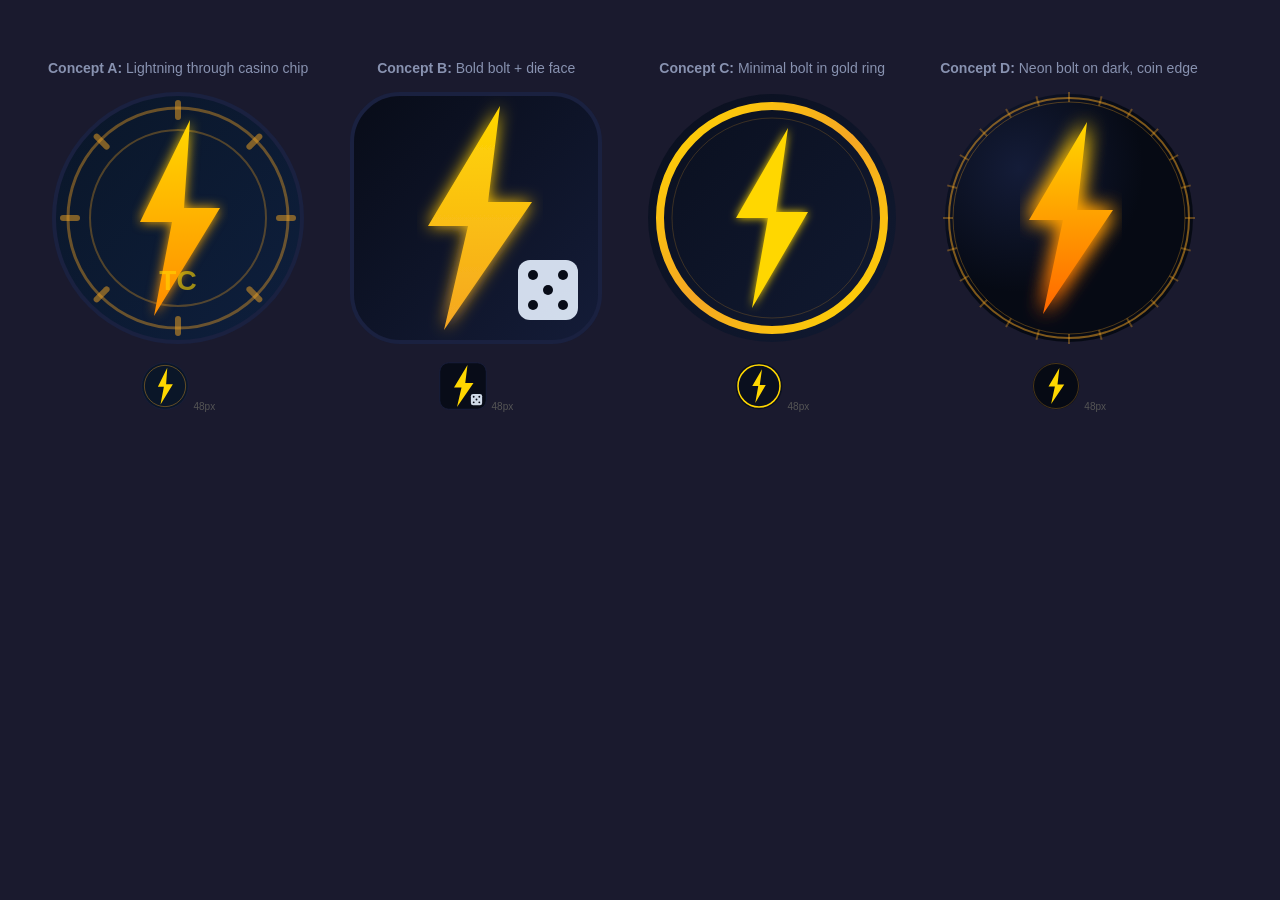
<file: icon-concept.html>
<!DOCTYPE html>
<html>
<head>
<title>Thunder Casino — Icon Concepts</title>
<style>
body { background: #1a1a2e; display: flex; flex-wrap: wrap; gap: 40px; padding: 40px; font-family: sans-serif; color: #e6f1ff; }
.concept { text-align: center; }
.concept p { margin-top: 12px; font-size: 14px; color: #8892b0; }
.sizes { display: flex; gap: 16px; align-items: end; margin-top: 12px; justify-content: center; }
.sizes span { font-size: 10px; color: #555; }
</style>
</head>
<body>

<div class="concept">
<p><strong>Concept A:</strong> Lightning through casino chip</p>
<svg width="256" height="256" viewBox="0 0 256 256" xmlns="http://www.w3.org/2000/svg">
  <defs>
    <linearGradient id="bgA" x1="0" y1="0" x2="1" y2="1">
      <stop offset="0%" stop-color="#0a1628"/>
      <stop offset="100%" stop-color="#0e1f3d"/>
    </linearGradient>
    <linearGradient id="goldA" x1="0" y1="0" x2="0.5" y2="1">
      <stop offset="0%" stop-color="#ffd700"/>
      <stop offset="50%" stop-color="#f5a623"/>
      <stop offset="100%" stop-color="#e8961f"/>
    </linearGradient>
    <linearGradient id="boltGlowA" x1="0" y1="0" x2="0" y2="1">
      <stop offset="0%" stop-color="#ffd700"/>
      <stop offset="100%" stop-color="#ff8c00"/>
    </linearGradient>
    <filter id="glowA">
      <feGaussianBlur stdDeviation="6" result="blur"/>
      <feMerge><feMergeNode in="blur"/><feMergeNode in="SourceGraphic"/></feMerge>
    </filter>
  </defs>
  <!-- Background circle -->
  <circle cx="128" cy="128" r="124" fill="url(#bgA)" stroke="#1a2140" stroke-width="4"/>
  <!-- Outer chip ring -->
  <circle cx="128" cy="128" r="110" fill="none" stroke="#f5a623" stroke-width="3" opacity="0.4"/>
  <!-- Chip notches -->
  <g opacity="0.5">
    <rect x="125" y="10" width="6" height="20" rx="3" fill="#f5a623" transform="rotate(0, 128, 128)"/>
    <rect x="125" y="10" width="6" height="20" rx="3" fill="#f5a623" transform="rotate(45, 128, 128)"/>
    <rect x="125" y="10" width="6" height="20" rx="3" fill="#f5a623" transform="rotate(90, 128, 128)"/>
    <rect x="125" y="10" width="6" height="20" rx="3" fill="#f5a623" transform="rotate(135, 128, 128)"/>
    <rect x="125" y="10" width="6" height="20" rx="3" fill="#f5a623" transform="rotate(180, 128, 128)"/>
    <rect x="125" y="10" width="6" height="20" rx="3" fill="#f5a623" transform="rotate(225, 128, 128)"/>
    <rect x="125" y="10" width="6" height="20" rx="3" fill="#f5a623" transform="rotate(270, 128, 128)"/>
    <rect x="125" y="10" width="6" height="20" rx="3" fill="#f5a623" transform="rotate(315, 128, 128)"/>
  </g>
  <!-- Inner chip ring -->
  <circle cx="128" cy="128" r="88" fill="none" stroke="#f5a623" stroke-width="2" opacity="0.3"/>
  <!-- Lightning bolt — bold, centered -->
  <g filter="url(#glowA)">
    <polygon points="140,30 90,132 122,132 104,226 170,118 134,118" fill="url(#boltGlowA)"/>
  </g>
  <!-- TC text at bottom -->
  <text x="128" y="200" text-anchor="middle" font-family="Arial Black, sans-serif" font-size="28" font-weight="900" fill="#ffd700" opacity="0.6">TC</text>
</svg>
<div class="sizes">
  <div>
    <svg width="48" height="48" viewBox="0 0 256 256"><circle cx="128" cy="128" r="124" fill="#0a1628" stroke="#1a2140" stroke-width="4"/><circle cx="128" cy="128" r="110" fill="none" stroke="#f5a623" stroke-width="5" opacity="0.4"/><polygon points="140,30 90,132 122,132 104,226 170,118 134,118" fill="#ffd700"/></svg>
    <span>48px</span>
  </div>
</div>
</div>

<div class="concept">
<p><strong>Concept B:</strong> Bold bolt + die face</p>
<svg width="256" height="256" viewBox="0 0 256 256" xmlns="http://www.w3.org/2000/svg">
  <defs>
    <linearGradient id="bgB" x1="0" y1="0" x2="1" y2="1">
      <stop offset="0%" stop-color="#080c18"/>
      <stop offset="100%" stop-color="#141c38"/>
    </linearGradient>
    <linearGradient id="goldB" x1="0" y1="0" x2="0" y2="1">
      <stop offset="0%" stop-color="#ffd700"/>
      <stop offset="100%" stop-color="#f5a623"/>
    </linearGradient>
    <filter id="glowB">
      <feGaussianBlur stdDeviation="8" result="blur"/>
      <feMerge><feMergeNode in="blur"/><feMergeNode in="SourceGraphic"/></feMerge>
    </filter>
  </defs>
  <!-- Rounded square background -->
  <rect x="4" y="4" width="248" height="248" rx="48" fill="url(#bgB)" stroke="#1a2140" stroke-width="4"/>
  <!-- Lightning bolt — large, dramatic -->
  <g filter="url(#glowB)">
    <polygon points="152,16 80,136 120,136 96,240 184,112 140,112" fill="url(#goldB)"/>
  </g>
  <!-- Small die in bottom-right corner -->
  <g transform="translate(170, 170)">
    <rect width="60" height="60" rx="12" fill="#e6f1ff" opacity="0.9"/>
    <circle cx="15" cy="15" r="5" fill="#080c18"/>
    <circle cx="45" cy="15" r="5" fill="#080c18"/>
    <circle cx="15" cy="45" r="5" fill="#080c18"/>
    <circle cx="45" cy="45" r="5" fill="#080c18"/>
    <circle cx="30" cy="30" r="5" fill="#080c18"/>
  </g>
</svg>
<div class="sizes">
  <div>
    <svg width="48" height="48" viewBox="0 0 256 256"><rect x="4" y="4" width="248" height="248" rx="48" fill="#080c18" stroke="#1a2140" stroke-width="4"/><polygon points="152,16 80,136 120,136 96,240 184,112 140,112" fill="#ffd700"/><g transform="translate(170,170)"><rect width="60" height="60" rx="12" fill="#e6f1ff" opacity="0.9"/><circle cx="15" cy="15" r="5" fill="#080c18"/><circle cx="45" cy="15" r="5" fill="#080c18"/><circle cx="15" cy="45" r="5" fill="#080c18"/><circle cx="45" cy="45" r="5" fill="#080c18"/><circle cx="30" cy="30" r="5" fill="#080c18"/></g></svg>
    <span>48px</span>
  </div>
</div>
</div>

<div class="concept">
<p><strong>Concept C:</strong> Minimal bolt in gold ring</p>
<svg width="256" height="256" viewBox="0 0 256 256" xmlns="http://www.w3.org/2000/svg">
  <defs>
    <linearGradient id="bgC" x1="0" y1="0" x2="1" y2="1">
      <stop offset="0%" stop-color="#0a0f1e"/>
      <stop offset="100%" stop-color="#111a32"/>
    </linearGradient>
    <linearGradient id="ringC" x1="0" y1="0" x2="1" y2="1">
      <stop offset="0%" stop-color="#ffd700"/>
      <stop offset="50%" stop-color="#f5a623"/>
      <stop offset="100%" stop-color="#ffd700"/>
    </linearGradient>
    <filter id="glowC">
      <feGaussianBlur stdDeviation="4" result="blur"/>
      <feMerge><feMergeNode in="blur"/><feMergeNode in="SourceGraphic"/></feMerge>
    </filter>
  </defs>
  <!-- Background circle -->
  <circle cx="128" cy="128" r="124" fill="url(#bgC)"/>
  <!-- Bold gold ring -->
  <circle cx="128" cy="128" r="112" fill="none" stroke="url(#ringC)" stroke-width="8"/>
  <!-- Inner shadow ring -->
  <circle cx="128" cy="128" r="100" fill="none" stroke="#f5a623" stroke-width="1" opacity="0.2"/>
  <!-- Clean lightning bolt -->
  <g filter="url(#glowC)">
    <polygon points="144,38 92,128 124,128 108,218 164,122 132,122" fill="#ffd700"/>
  </g>
</svg>
<div class="sizes">
  <div>
    <svg width="48" height="48" viewBox="0 0 256 256"><circle cx="128" cy="128" r="124" fill="#0a0f1e"/><circle cx="128" cy="128" r="112" fill="none" stroke="#ffd700" stroke-width="8"/><polygon points="144,38 92,128 124,128 108,218 164,122 132,122" fill="#ffd700"/></svg>
    <span>48px</span>
  </div>
</div>
</div>

<div class="concept">
<p><strong>Concept D:</strong> Neon bolt on dark, coin edge</p>
<svg width="256" height="256" viewBox="0 0 256 256" xmlns="http://www.w3.org/2000/svg">
  <defs>
    <radialGradient id="bgD" cx="0.3" cy="0.3">
      <stop offset="0%" stop-color="#141c38"/>
      <stop offset="100%" stop-color="#060a14"/>
    </radialGradient>
    <linearGradient id="neonD" x1="0" y1="0" x2="0" y2="1">
      <stop offset="0%" stop-color="#ffd700"/>
      <stop offset="40%" stop-color="#ffaa00"/>
      <stop offset="100%" stop-color="#ff6600"/>
    </linearGradient>
    <filter id="neonGlowD">
      <feGaussianBlur stdDeviation="10" result="blur"/>
      <feMerge>
        <feMergeNode in="blur"/>
        <feMergeNode in="blur"/>
        <feMergeNode in="SourceGraphic"/>
      </feMerge>
    </filter>
  </defs>
  <!-- Coin-like circle -->
  <circle cx="128" cy="128" r="124" fill="url(#bgD)"/>
  <circle cx="128" cy="128" r="120" fill="none" stroke="#f5a623" stroke-width="2" opacity="0.5"/>
  <circle cx="128" cy="128" r="116" fill="none" stroke="#f5a623" stroke-width="1" opacity="0.3"/>
  <!-- Ridged coin edge -->
  <g opacity="0.35">
    <line x1="128" y1="2" x2="128" y2="12" stroke="#f5a623" stroke-width="2" transform="rotate(0,128,128)"/>
    <line x1="128" y1="2" x2="128" y2="12" stroke="#f5a623" stroke-width="2" transform="rotate(15,128,128)"/>
    <line x1="128" y1="2" x2="128" y2="12" stroke="#f5a623" stroke-width="2" transform="rotate(30,128,128)"/>
    <line x1="128" y1="2" x2="128" y2="12" stroke="#f5a623" stroke-width="2" transform="rotate(45,128,128)"/>
    <line x1="128" y1="2" x2="128" y2="12" stroke="#f5a623" stroke-width="2" transform="rotate(60,128,128)"/>
    <line x1="128" y1="2" x2="128" y2="12" stroke="#f5a623" stroke-width="2" transform="rotate(75,128,128)"/>
    <line x1="128" y1="2" x2="128" y2="12" stroke="#f5a623" stroke-width="2" transform="rotate(90,128,128)"/>
    <line x1="128" y1="2" x2="128" y2="12" stroke="#f5a623" stroke-width="2" transform="rotate(105,128,128)"/>
    <line x1="128" y1="2" x2="128" y2="12" stroke="#f5a623" stroke-width="2" transform="rotate(120,128,128)"/>
    <line x1="128" y1="2" x2="128" y2="12" stroke="#f5a623" stroke-width="2" transform="rotate(135,128,128)"/>
    <line x1="128" y1="2" x2="128" y2="12" stroke="#f5a623" stroke-width="2" transform="rotate(150,128,128)"/>
    <line x1="128" y1="2" x2="128" y2="12" stroke="#f5a623" stroke-width="2" transform="rotate(165,128,128)"/>
    <line x1="128" y1="2" x2="128" y2="12" stroke="#f5a623" stroke-width="2" transform="rotate(180,128,128)"/>
    <line x1="128" y1="2" x2="128" y2="12" stroke="#f5a623" stroke-width="2" transform="rotate(195,128,128)"/>
    <line x1="128" y1="2" x2="128" y2="12" stroke="#f5a623" stroke-width="2" transform="rotate(210,128,128)"/>
    <line x1="128" y1="2" x2="128" y2="12" stroke="#f5a623" stroke-width="2" transform="rotate(225,128,128)"/>
    <line x1="128" y1="2" x2="128" y2="12" stroke="#f5a623" stroke-width="2" transform="rotate(240,128,128)"/>
    <line x1="128" y1="2" x2="128" y2="12" stroke="#f5a623" stroke-width="2" transform="rotate(255,128,128)"/>
    <line x1="128" y1="2" x2="128" y2="12" stroke="#f5a623" stroke-width="2" transform="rotate(270,128,128)"/>
    <line x1="128" y1="2" x2="128" y2="12" stroke="#f5a623" stroke-width="2" transform="rotate(285,128,128)"/>
    <line x1="128" y1="2" x2="128" y2="12" stroke="#f5a623" stroke-width="2" transform="rotate(300,128,128)"/>
    <line x1="128" y1="2" x2="128" y2="12" stroke="#f5a623" stroke-width="2" transform="rotate(315,128,128)"/>
    <line x1="128" y1="2" x2="128" y2="12" stroke="#f5a623" stroke-width="2" transform="rotate(330,128,128)"/>
    <line x1="128" y1="2" x2="128" y2="12" stroke="#f5a623" stroke-width="2" transform="rotate(345,128,128)"/>
  </g>
  <!-- Neon lightning bolt -->
  <g filter="url(#neonGlowD)">
    <polygon points="146,32 88,130 122,130 102,224 172,120 136,120" fill="url(#neonD)"/>
  </g>
</svg>
<div class="sizes">
  <div>
    <svg width="48" height="48" viewBox="0 0 256 256"><circle cx="128" cy="128" r="124" fill="#060a14"/><circle cx="128" cy="128" r="120" fill="none" stroke="#f5a623" stroke-width="3" opacity="0.5"/><polygon points="146,32 88,130 122,130 102,224 172,120 136,120" fill="#ffd700"/></svg>
    <span>48px</span>
  </div>
</div>
</div>

</body>
</html>
</file>
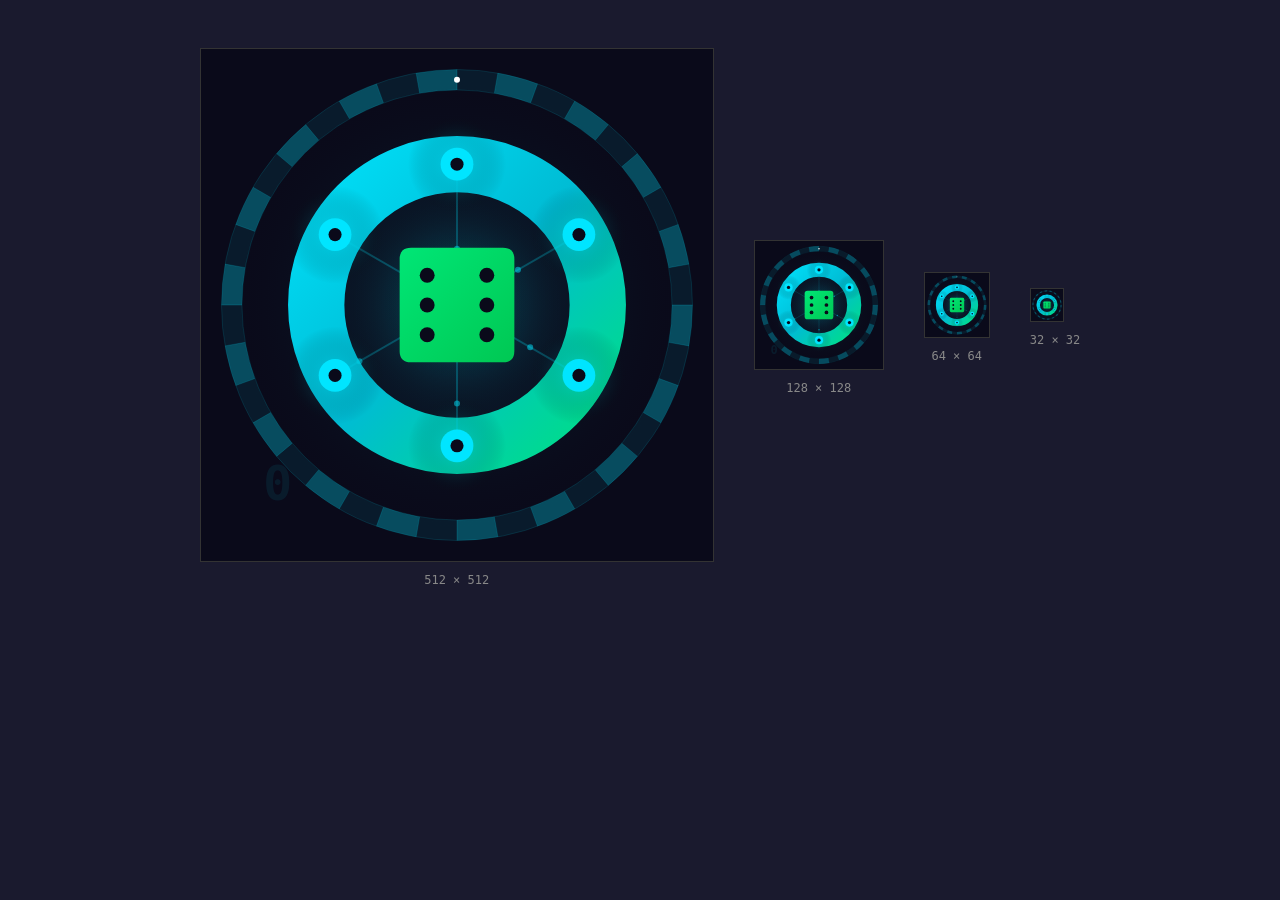
<file: icon-gen.html>
<!DOCTYPE html>
<html>
<head>
<title>TNZEC Icon Generator</title>
<style>
  body {
    background: #1a1a2e;
    display: flex;
    flex-wrap: wrap;
    gap: 40px;
    padding: 40px;
    align-items: center;
    justify-content: center;
    font-family: monospace;
    color: #888;
  }
  .size-label { text-align: center; margin-top: 8px; font-size: 12px; }
  canvas { border: 1px solid #333; }
</style>
</head>
<body>

<div>
  <canvas id="c512" width="512" height="512"></canvas>
  <div class="size-label">512 × 512</div>
</div>
<div>
  <canvas id="c128" width="128" height="128"></canvas>
  <div class="size-label">128 × 128</div>
</div>
<div>
  <canvas id="c64" width="64" height="64"></canvas>
  <div class="size-label">64 × 64</div>
</div>
<div>
  <canvas id="c32" width="32" height="32"></canvas>
  <div class="size-label">32 × 32</div>
</div>

<script>
function drawIcon(canvas) {
  var s = canvas.width;
  var ctx = canvas.getContext('2d');
  var u = s / 512; // scale unit

  // === BACKGROUND: deep dark with subtle radial glow ===
  ctx.fillStyle = '#0a0a1a';
  ctx.fillRect(0, 0, s, s);

  // Radial glow — teal center
  var glow = ctx.createRadialGradient(s*0.5, s*0.5, 0, s*0.5, s*0.5, s*0.45);
  glow.addColorStop(0, 'rgba(0, 229, 255, 0.12)');
  glow.addColorStop(0.6, 'rgba(0, 229, 255, 0.03)');
  glow.addColorStop(1, 'rgba(0, 0, 0, 0)');
  ctx.fillStyle = glow;
  ctx.fillRect(0, 0, s, s);

  // === THE ZERO — central "0" representing zero edge ===
  // Thick ring (the zero) with network nodes on it

  var cx = s * 0.5;
  var cy = s * 0.5;
  var outerR = s * 0.33;
  var innerR = s * 0.22;

  // Zero ring — gradient stroke
  ctx.beginPath();
  ctx.arc(cx, cy, (outerR + innerR) / 2, 0, Math.PI * 2);
  ctx.lineWidth = (outerR - innerR);

  var ringGrad = ctx.createLinearGradient(cx - outerR, cy - outerR, cx + outerR, cy + outerR);
  ringGrad.addColorStop(0, '#00e5ff');
  ringGrad.addColorStop(0.5, '#00bcd4');
  ringGrad.addColorStop(1, '#00e676');
  ctx.strokeStyle = ringGrad;
  ctx.stroke();

  // Inner glow of the ring
  var innerGlow = ctx.createRadialGradient(cx, cy, innerR * 0.5, cx, cy, innerR);
  innerGlow.addColorStop(0, 'rgba(0, 229, 255, 0.08)');
  innerGlow.addColorStop(1, 'rgba(0, 0, 0, 0)');
  ctx.fillStyle = innerGlow;
  ctx.beginPath();
  ctx.arc(cx, cy, innerR, 0, Math.PI * 2);
  ctx.fill();

  // === NETWORK NODES — 6 nodes around the ring ===
  var nodeCount = 6;
  var nodeR = s * 0.032;
  var nodeOrbit = (outerR + innerR) / 2;

  var nodePositions = [];
  for (var i = 0; i < nodeCount; i++) {
    var angle = (i / nodeCount) * Math.PI * 2 - Math.PI / 2;
    var nx = cx + Math.cos(angle) * nodeOrbit;
    var ny = cy + Math.sin(angle) * nodeOrbit;
    nodePositions.push({x: nx, y: ny, angle: angle});
  }

  // === CONNECTION LINES — from each node to center hub ===
  for (var i = 0; i < nodeCount; i++) {
    var n = nodePositions[i];
    ctx.beginPath();
    ctx.moveTo(cx, cy);
    ctx.lineTo(n.x, n.y);
    ctx.strokeStyle = 'rgba(0, 229, 255, 0.25)';
    ctx.lineWidth = 2 * u;
    ctx.stroke();

    // Animated-look pulse dots along the line
    var dotDist = 0.4 + (i * 0.1);
    var dx = cx + (n.x - cx) * dotDist;
    var dy = cy + (n.y - cy) * dotDist;
    ctx.beginPath();
    ctx.arc(dx, dy, 3 * u, 0, Math.PI * 2);
    ctx.fillStyle = 'rgba(0, 229, 255, 0.5)';
    ctx.fill();
  }

  // === HUB CENTER — the casino routing node ===
  // Dice face as the hub icon
  var hubR = s * 0.07;

  // Hub glow
  var hubGlow = ctx.createRadialGradient(cx, cy, 0, cx, cy, hubR * 2);
  hubGlow.addColorStop(0, 'rgba(0, 230, 118, 0.3)');
  hubGlow.addColorStop(1, 'rgba(0, 0, 0, 0)');
  ctx.fillStyle = hubGlow;
  ctx.beginPath();
  ctx.arc(cx, cy, hubR * 2, 0, Math.PI * 2);
  ctx.fill();

  // Hub square (die shape) with rounded corners
  var dieS = hubR * 1.6;
  var dieR = dieS * 0.2;
  ctx.beginPath();
  roundRect(ctx, cx - dieS, cy - dieS, dieS * 2, dieS * 2, dieR);
  var dieGrad = ctx.createLinearGradient(cx - dieS, cy - dieS, cx + dieS, cy + dieS);
  dieGrad.addColorStop(0, '#00e676');
  dieGrad.addColorStop(1, '#00c853');
  ctx.fillStyle = dieGrad;
  ctx.fill();

  // Die pips — showing 6
  var pipR = dieS * 0.13;
  var pipOff = dieS * 0.52;
  var pipColor = '#0a0a1a';
  // Left column (top, middle, bottom)
  ctx.beginPath(); ctx.arc(cx - pipOff, cy - pipOff, pipR, 0, Math.PI*2); ctx.fillStyle = pipColor; ctx.fill();
  ctx.beginPath(); ctx.arc(cx - pipOff, cy,          pipR, 0, Math.PI*2); ctx.fillStyle = pipColor; ctx.fill();
  ctx.beginPath(); ctx.arc(cx - pipOff, cy + pipOff, pipR, 0, Math.PI*2); ctx.fillStyle = pipColor; ctx.fill();
  // Right column (top, middle, bottom)
  ctx.beginPath(); ctx.arc(cx + pipOff, cy - pipOff, pipR, 0, Math.PI*2); ctx.fillStyle = pipColor; ctx.fill();
  ctx.beginPath(); ctx.arc(cx + pipOff, cy,          pipR, 0, Math.PI*2); ctx.fillStyle = pipColor; ctx.fill();
  ctx.beginPath(); ctx.arc(cx + pipOff, cy + pipOff, pipR, 0, Math.PI*2); ctx.fillStyle = pipColor; ctx.fill();

  // === OUTER NODES — glowing dots ===
  for (var i = 0; i < nodeCount; i++) {
    var n = nodePositions[i];

    // Node glow
    var nGlow = ctx.createRadialGradient(n.x, n.y, 0, n.x, n.y, nodeR * 3);
    nGlow.addColorStop(0, 'rgba(0, 229, 255, 0.4)');
    nGlow.addColorStop(1, 'rgba(0, 0, 0, 0)');
    ctx.fillStyle = nGlow;
    ctx.beginPath();
    ctx.arc(n.x, n.y, nodeR * 3, 0, Math.PI * 2);
    ctx.fill();

    // Node circle
    ctx.beginPath();
    ctx.arc(n.x, n.y, nodeR, 0, Math.PI * 2);
    ctx.fillStyle = '#00e5ff';
    ctx.fill();

    // Node inner dot
    ctx.beginPath();
    ctx.arc(n.x, n.y, nodeR * 0.4, 0, Math.PI * 2);
    ctx.fillStyle = '#0a0a1a';
    ctx.fill();
  }

  // === OUTER RING — stylized roulette wheel markings ===
  var rouletteR = s * 0.44;
  var rouletteW = s * 0.04;
  var slots = 36;

  // Outer track ring
  ctx.beginPath();
  ctx.arc(cx, cy, rouletteR + rouletteW * 0.5, 0, Math.PI * 2);
  ctx.strokeStyle = 'rgba(0, 229, 255, 0.12)';
  ctx.lineWidth = 1 * u;
  ctx.stroke();
  ctx.beginPath();
  ctx.arc(cx, cy, rouletteR - rouletteW * 0.5, 0, Math.PI * 2);
  ctx.stroke();

  // Roulette slot dividers + alternating red/black (teal/dark)
  var slotAngle = (Math.PI * 2) / slots;
  for (var i = 0; i < slots; i++) {
    var a1 = i * slotAngle - Math.PI / 2;
    var a2 = a1 + slotAngle;

    // Alternating colors — roulette style: teal for odd, dark for even
    // With a green "0" slot at position 0
    var slotColor;
    if (i % 2 === 1) {
      slotColor = 'rgba(0, 229, 255, 0.3)'; // teal (red equivalent)
    } else {
      slotColor = 'rgba(0, 229, 255, 0.08)'; // dark (black equivalent)
    }

    ctx.beginPath();
    ctx.arc(cx, cy, rouletteR + rouletteW * 0.5, a1, a2);
    ctx.arc(cx, cy, rouletteR - rouletteW * 0.5, a2, a1, true);
    ctx.closePath();
    ctx.fillStyle = slotColor;
    ctx.fill();

    // Divider tick
    ctx.beginPath();
    ctx.moveTo(
      cx + Math.cos(a1) * (rouletteR - rouletteW * 0.5),
      cy + Math.sin(a1) * (rouletteR - rouletteW * 0.5)
    );
    ctx.lineTo(
      cx + Math.cos(a1) * (rouletteR + rouletteW * 0.5),
      cy + Math.sin(a1) * (rouletteR + rouletteW * 0.5)
    );
    ctx.strokeStyle = 'rgba(0, 229, 255, 0.2)';
    ctx.lineWidth = 0.8 * u;
    ctx.stroke();
  }

  // Ball marker — small bright dot on the green zero slot
  var ballAngle = -Math.PI / 2;
  var ballX = cx + Math.cos(ballAngle) * rouletteR;
  var ballY = cy + Math.sin(ballAngle) * rouletteR;
  ctx.beginPath();
  ctx.arc(ballX, ballY, 3 * u, 0, Math.PI * 2);
  ctx.fillStyle = '#ffffff';
  ctx.fill();

  // === Corner accent — subtle "0" text for zero edge ===
  if (s >= 128) {
    ctx.font = 'bold ' + Math.round(48 * u) + 'px monospace';
    ctx.fillStyle = 'rgba(0, 229, 255, 0.08)';
    ctx.textAlign = 'center';
    ctx.fillText('0', s * 0.15, s * 0.88);
  }
}

function roundRect(ctx, x, y, w, h, r) {
  ctx.moveTo(x + r, y);
  ctx.lineTo(x + w - r, y);
  ctx.quadraticCurveTo(x + w, y, x + w, y + r);
  ctx.lineTo(x + w, y + h - r);
  ctx.quadraticCurveTo(x + w, y + h, x + w - r, y + h);
  ctx.lineTo(x + r, y + h);
  ctx.quadraticCurveTo(x, y + h, x, y + h - r);
  ctx.lineTo(x, y + r);
  ctx.quadraticCurveTo(x, y, x + r, y);
  ctx.closePath();
}

// Draw at all sizes
['c512', 'c128', 'c64', 'c32'].forEach(function(id) {
  drawIcon(document.getElementById(id));
});
</script>
</body>
</html>
</file>
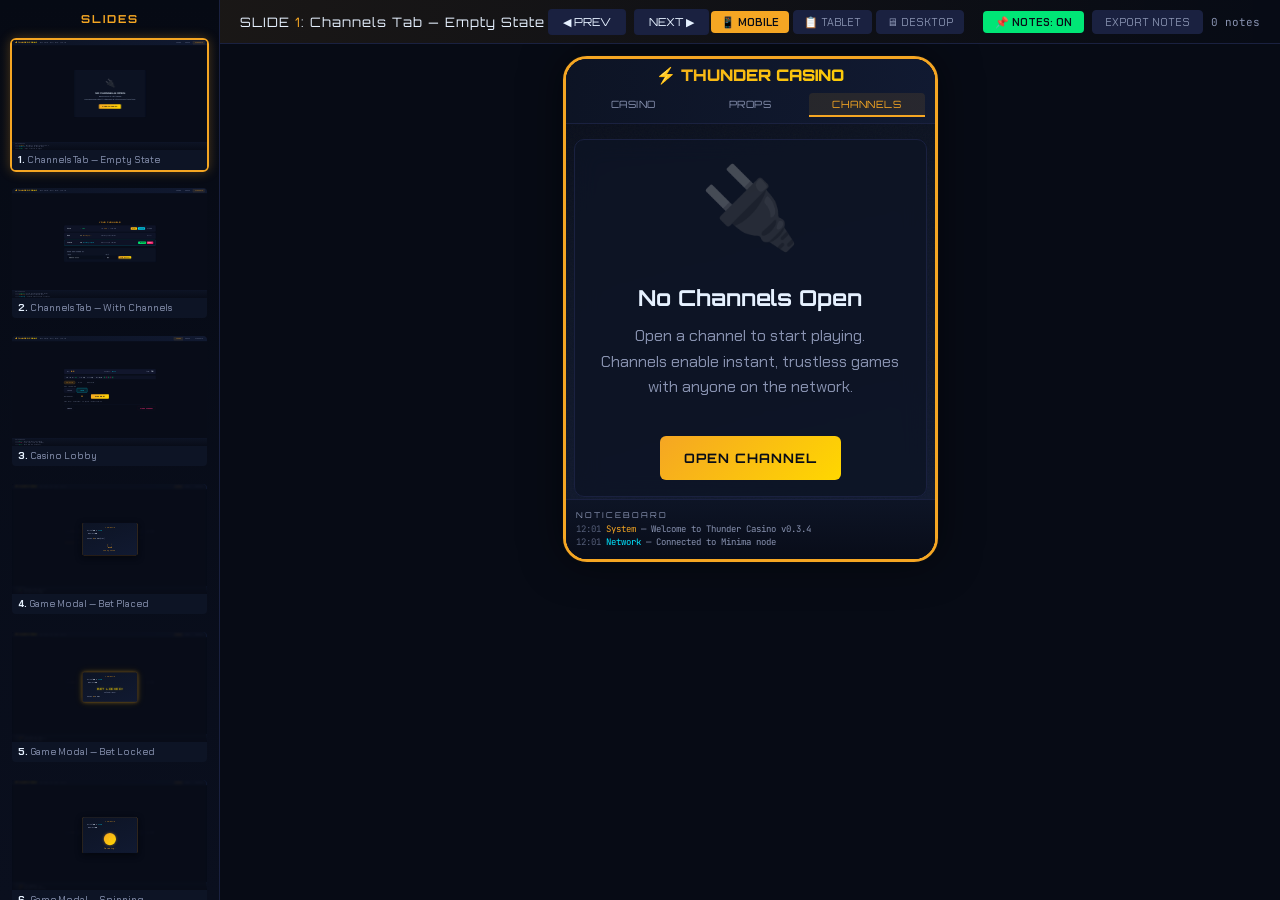
<file: mockup.html>
<!DOCTYPE html>
<html lang="en">
<head>
<meta charset="UTF-8">
<meta name="viewport" content="width=device-width, initial-scale=1.0">
<title>Thunder Casino — Design Presentation</title>
<link href="https://fonts.googleapis.com/css2?family=Orbitron:wght@400;700;900&family=Chakra+Petch:wght@300;400;500;600;700&family=JetBrains+Mono:wght@400;500;700&display=swap" rel="stylesheet">
<style>
/* ═══════════════════════════════════════════
   PRESENTATION SHELL
   ═══════════════════════════════════════════ */
*, *::before, *::after { margin:0; padding:0; box-sizing:border-box; }

:root {
  --midnight: #080c18;
  --midnight-light: #0d1425;
  --midnight-mid: #111a32;
  --steel: #1a2140;
  --gold: #f5a623;
  --hot-gold: #ffd700;
  --cyan: #00e5ff;
  --pink: #ff2d78;
  --green: #00e676;
  --ghost: #8892b0;
  --white: #e6f1ff;
  --glass-bg: rgba(13, 20, 37, 0.85);
  --glass-border: rgba(26, 33, 64, 0.6);
  --gold-grad: linear-gradient(135deg, #f5a623, #ffd700);
  --gold-grad-h: linear-gradient(135deg, #ffd700, #f5a623);
  --sidebar-w: 220px;
}

html, body {
  width: 100vw; height: 100vh;
  overflow: hidden;
  background: #050810;
  color: var(--white);
  font-family: 'Chakra Petch', sans-serif;
  font-size: 14px;
}

/* ═══════════════════════════════════════════
   PRESENTATION LAYOUT
   ═══════════════════════════════════════════ */
#app {
  display: flex;
  width: 100vw; height: 100vh;
}

/* SIDEBAR */
#sidebar {
  width: var(--sidebar-w);
  min-width: var(--sidebar-w);
  background: linear-gradient(180deg, #060a14 0%, #0a0f1e 100%);
  border-right: 1px solid var(--steel);
  overflow-y: auto;
  padding: 12px 10px;
  scrollbar-width: thin;
  scrollbar-color: var(--steel) transparent;
}
#sidebar::-webkit-scrollbar { width: 4px; }
#sidebar::-webkit-scrollbar-track { background: transparent; }
#sidebar::-webkit-scrollbar-thumb { background: var(--steel); border-radius: 2px; }

#sidebar h2 {
  font-family: 'Orbitron', sans-serif;
  font-size: 11px;
  color: var(--gold);
  text-transform: uppercase;
  letter-spacing: 2px;
  margin-bottom: 12px;
  text-align: center;
}

.thumb {
  cursor: pointer;
  margin-bottom: 14px;
  border-radius: 6px;
  overflow: hidden;
  border: 2px solid transparent;
  transition: border-color 0.2s, transform 0.15s;
}
.thumb:hover { border-color: var(--ghost); transform: scale(1.02); }
.thumb.active { border-color: var(--gold); box-shadow: 0 0 12px rgba(245,166,35,0.3); }

.thumb-preview {
  width: 196px; height: 110px;
  overflow: hidden;
  background: var(--midnight);
  position: relative;
}
.thumb-preview > div {
  transform: scale(0.102);
  transform-origin: top left;
  width: 1920px; height: 1080px;
  pointer-events: none;
}

.thumb-label {
  background: var(--midnight-light);
  padding: 4px 6px;
  font-size: 10px;
  color: var(--ghost);
  font-family: 'Chakra Petch', sans-serif;
  line-height: 1.2;
}
.thumb-label strong {
  color: var(--white);
  font-size: 10px;
}

/* MAIN AREA */
#main {
  flex: 1;
  display: flex;
  flex-direction: column;
  background: #070b15;
  overflow: hidden;
}

/* Title bar */
#titlebar {
  height: 44px;
  display: flex;
  align-items: center;
  justify-content: space-between;
  padding: 0 20px;
  background: linear-gradient(90deg, rgba(245,166,35,0.08), transparent);
  border-bottom: 1px solid var(--steel);
  flex-shrink: 0;
}
#titlebar .slide-title {
  font-family: 'Orbitron', sans-serif;
  font-size: 13px;
  color: var(--white);
  letter-spacing: 1px;
}
#titlebar .slide-title span { color: var(--gold); }
#titlebar .nav-btns { display: flex; gap: 8px; }
#titlebar .nav-btns button {
  background: var(--steel);
  border: 1px solid var(--glass-border);
  color: var(--white);
  font-family: 'Orbitron', sans-serif;
  font-size: 11px;
  padding: 5px 14px;
  border-radius: 4px;
  cursor: pointer;
  transition: all 0.15s;
}
#titlebar .nav-btns button:hover {
  background: var(--gold);
  color: var(--midnight);
}

/* Slide viewport */
#viewport {
  flex: 1;
  overflow: auto;
  position: relative;
  padding: 12px;
  display: flex;
  align-items: flex-start;
  justify-content: center;
}

#slide-container {
  width: 100%;
  max-width: 900px;
  min-height: 500px;
  position: relative;
  box-shadow: 0 0 40px rgba(0,0,0,0.5), 0 0 2px rgba(245,166,35,0.15);
  border-radius: 8px;
  overflow: hidden;
}

/* ═══════════════════════════════════════════
   SLIDE INTERNALS — responsive, not fixed px
   ═══════════════════════════════════════════ */
.slide {
  width: 100%;
  min-height: 500px;
  position: relative;
  display: none;
  background: linear-gradient(165deg, #080c18 0%, #0d1425 40%, #111a32 100%);
  font-family: 'Chakra Petch', sans-serif;
  color: var(--white);
  overflow: hidden;
}
.slide.active { display: block; }

/* Noise overlay on each slide */
.slide::before {
  content: '';
  position: absolute; inset: 0;
  background-image: url("data:image/svg+xml,%3Csvg viewBox='0 0 256 256' xmlns='http://www.w3.org/2000/svg'%3E%3Cfilter id='n'%3E%3CfeTurbulence type='fractalNoise' baseFrequency='0.9' numOctaves='4' stitchTiles='stitch'/%3E%3C/filter%3E%3Crect width='100%25' height='100%25' filter='url(%23n)' opacity='0.03'/%3E%3C/svg%3E");
  pointer-events: none;
  z-index: 0;
}

/* HEADER BAR */
.s-header {
  position: absolute;
  top: 0; left: 0; right: 0;
  height: 50px;
  background: linear-gradient(90deg, rgba(13,20,37,0.95), rgba(17,26,50,0.95));
  border-bottom: 1px solid var(--steel);
  display: flex;
  align-items: center;
  padding: 0 30px;
  z-index: 10;
}
.s-header .logo {
  font-family: 'Orbitron', sans-serif;
  font-weight: 900;
  font-size: 18px;
  background: var(--gold-grad);
  -webkit-background-clip: text;
  -webkit-text-fill-color: transparent;
  background-clip: text;
  margin-right: 24px;
}
.s-header .logo::before { content: '⚡ '; -webkit-text-fill-color: var(--gold); }
.s-header .node-info {
  font-family: 'JetBrains Mono', monospace;
  font-size: 11px;
  color: var(--ghost);
  margin-right: auto;
}
.s-header .tabs { display: flex; gap: 2px; }
.s-header .tab {
  font-family: 'Orbitron', sans-serif;
  font-size: 11px;
  letter-spacing: 1px;
  padding: 8px 20px;
  border-radius: 4px 4px 0 0;
  color: var(--ghost);
  background: transparent;
  border: none;
  cursor: default;
  transition: all 0.2s;
}
.s-header .tab.active {
  color: var(--gold);
  background: rgba(245,166,35,0.1);
  border-bottom: 2px solid var(--gold);
}

/* NOTICEBOARD BAR */
.s-notice {
  position: absolute;
  bottom: 0; left: 0; right: 0;
  height: 80px;
  background: linear-gradient(180deg, rgba(13,20,37,0.95), rgba(8,12,24,0.98));
  border-top: 1px solid var(--steel);
  display: flex;
  flex-direction: column;
  justify-content: center;
  padding: 8px 30px;
  z-index: 10;
}
.s-notice .notice-title {
  font-family: 'Orbitron', sans-serif;
  font-size: 9px;
  color: var(--ghost);
  letter-spacing: 2px;
  margin-bottom: 6px;
}
.s-notice .notice-line {
  font-family: 'JetBrains Mono', monospace;
  font-size: 11px;
  color: var(--ghost);
  line-height: 1.5;
}
.s-notice .notice-line .time { color: #555e78; }
.s-notice .notice-line .gold { color: var(--gold); }
.s-notice .notice-line .green { color: var(--green); }
.s-notice .notice-line .cyan { color: var(--cyan); }

/* CONTENT AREA */
.s-content {
  position: absolute;
  top: 50px; left: 0; right: 0; bottom: 80px;
  display: flex;
  align-items: center;
  justify-content: center;
  z-index: 5;
  padding: 20px;
}

/* GLASS CARD */
.glass {
  background: var(--glass-bg);
  border: 1px solid var(--steel);
  border-radius: 12px;
  backdrop-filter: blur(12px);
}

/* BUTTONS */
.btn {
  display: inline-flex;
  align-items: center;
  justify-content: center;
  font-family: 'Orbitron', sans-serif;
  font-size: 12px;
  letter-spacing: 1px;
  padding: 10px 24px;
  border-radius: 6px;
  border: none;
  cursor: default;
  transition: all 0.15s;
  font-weight: 700;
}
.btn-gold {
  background: var(--gold-grad);
  color: var(--midnight);
}
.btn-outline {
  background: transparent;
  border: 1px solid var(--steel);
  color: var(--ghost);
}
.btn-green {
  background: linear-gradient(135deg, #00e676, #00c853);
  color: var(--midnight);
}
.btn-pink {
  background: linear-gradient(135deg, #ff2d78, #e91e63);
  color: white;
}
.btn-cyan {
  background: linear-gradient(135deg, #00e5ff, #00b8d4);
  color: var(--midnight);
}
.btn-sm {
  font-size: 10px;
  padding: 6px 14px;
  letter-spacing: 0.5px;
}
.btn-lg {
  font-size: 14px;
  padding: 14px 36px;
}

/* MODAL OVERLAY */
.modal-overlay {
  position: absolute;
  inset: 0;
  background: rgba(8,12,24,0.75);
  backdrop-filter: blur(8px);
  display: flex;
  align-items: center;
  justify-content: center;
  z-index: 50;
}
.modal-box {
  width: 540px;
  background: linear-gradient(160deg, rgba(13,20,37,0.97), rgba(17,26,50,0.97));
  border: 1px solid var(--steel);
  border-radius: 16px;
  padding: 36px 40px;
  box-shadow: 0 20px 60px rgba(0,0,0,0.5), 0 0 1px var(--gold);
}
.modal-box h2 {
  font-family: 'Orbitron', sans-serif;
  font-size: 20px;
  margin-bottom: 20px;
  color: var(--white);
}
.modal-box .modal-line {
  font-size: 15px;
  color: var(--ghost);
  margin-bottom: 8px;
  font-family: 'Chakra Petch', sans-serif;
}
.modal-box .modal-line strong { color: var(--white); }
.modal-box .modal-line .gold { color: var(--gold); }
.modal-box .modal-line .green { color: var(--green); }
.modal-box .modal-line .pink { color: var(--pink); }
.modal-box .modal-line .cyan { color: var(--cyan); }
.modal-box .modal-actions {
  margin-top: 28px;
  display: flex;
  gap: 12px;
  justify-content: center;
}

/* BALANCE BAR */
.balance-bar {
  display: flex;
  align-items: center;
  justify-content: space-between;
  padding: 12px 24px;
  border-radius: 8px;
  background: rgba(26,33,64,0.5);
  border: 1px solid var(--steel);
  margin-bottom: 16px;
}
.balance-bar .bal-item {
  font-family: 'JetBrains Mono', monospace;
  font-size: 14px;
  color: var(--ghost);
}
.balance-bar .bal-item strong {
  color: var(--white);
  font-family: 'Orbitron', sans-serif;
  font-size: 16px;
}
.balance-bar .bal-item .amount { color: var(--gold); font-weight: 700; }

/* INPUT */
.input {
  background: rgba(8,12,24,0.6);
  border: 1px solid var(--steel);
  border-radius: 6px;
  padding: 10px 16px;
  color: var(--white);
  font-family: 'JetBrains Mono', monospace;
  font-size: 14px;
  outline: none;
}
.input:focus { border-color: var(--gold); }

/* Confetti keyframes */
@keyframes confetti-fall {
  0% { transform: translateY(-20px) rotate(0deg); opacity: 1; }
  100% { transform: translateY(400px) rotate(720deg); opacity: 0; }
}
@keyframes spin-coin {
  0% { transform: rotateY(0deg); }
  100% { transform: rotateY(1440deg); }
}
@keyframes pulse-glow {
  0%, 100% { box-shadow: 0 0 20px rgba(245,166,35,0.3); }
  50% { box-shadow: 0 0 40px rgba(245,166,35,0.6); }
}
@keyframes shimmer {
  0% { background-position: -200% 0; }
  100% { background-position: 200% 0; }
}

.confetti-particle {
  position: absolute;
  width: 8px; height: 8px;
  border-radius: 2px;
  animation: confetti-fall 2.5s ease-in forwards;
}

.coin-spin {
  width: 120px; height: 120px;
  border-radius: 50%;
  background: var(--gold-grad);
  display: flex; align-items: center; justify-content: center;
  font-family: 'Orbitron', sans-serif;
  font-size: 24px;
  font-weight: 900;
  color: var(--midnight);
  animation: spin-coin 2s linear infinite;
  box-shadow: 0 0 30px rgba(245,166,35,0.5);
  margin: 20px auto;
  perspective: 800px;
}

.pulse { animation: pulse-glow 1.5s ease-in-out infinite; }

/* Game selector pills */
.game-pills {
  display: flex; gap: 8px; margin-bottom: 16px;
}
.game-pill {
  font-family: 'Orbitron', sans-serif;
  font-size: 11px;
  letter-spacing: 1px;
  padding: 8px 20px;
  border-radius: 20px;
  border: 1px solid var(--steel);
  color: var(--ghost);
  background: transparent;
  cursor: default;
}
.game-pill.active {
  background: rgba(245,166,35,0.15);
  border-color: var(--gold);
  color: var(--gold);
}

/* Pick grid */
.pick-grid {
  display: flex; gap: 10px; margin-bottom: 16px;
}
.pick-btn {
  font-family: 'Orbitron', sans-serif;
  font-size: 13px;
  padding: 12px 28px;
  border-radius: 8px;
  border: 2px solid var(--steel);
  background: rgba(26,33,64,0.3);
  color: var(--ghost);
  cursor: default;
}
.pick-btn.selected {
  border-color: var(--cyan);
  color: var(--cyan);
  background: rgba(0,229,255,0.1);
}

/* Stats row */
.stats-row {
  display: flex;
  align-items: center;
  gap: 24px;
  padding: 10px 20px;
  background: rgba(26,33,64,0.3);
  border-radius: 6px;
  margin-bottom: 16px;
  font-family: 'JetBrains Mono', monospace;
  font-size: 12px;
  color: var(--ghost);
}
.stats-row .stat-val { color: var(--white); font-weight: 700; }
.stats-row .stat-green { color: var(--green); }
.stats-row .pips { display: flex; gap: 4px; }
.stats-row .pip {
  width: 16px; height: 16px; border-radius: 3px;
  display: flex; align-items: center; justify-content: center;
  font-size: 9px; font-weight: 700;
}
.stats-row .pip.w { background: rgba(0,230,118,0.2); color: var(--green); }
.stats-row .pip.l { background: rgba(255,45,120,0.2); color: var(--pink); }

/* Odds display */
.odds-display {
  font-family: 'JetBrains Mono', monospace;
  font-size: 12px;
  color: var(--ghost);
  margin-top: 8px;
}

/* Channel row */
.channel-row {
  display: flex;
  align-items: center;
  padding: 16px 24px;
  border-radius: 10px;
  background: rgba(26,33,64,0.35);
  border: 1px solid var(--steel);
  margin-bottom: 10px;
}
.channel-row .ch-name {
  font-family: 'Orbitron', sans-serif;
  font-size: 14px;
  color: var(--white);
  min-width: 120px;
}
.channel-row .ch-status {
  font-family: 'JetBrains Mono', monospace;
  font-size: 12px;
  margin-left: 16px;
  min-width: 180px;
}
.channel-row .ch-status.open { color: var(--green); }
.channel-row .ch-status.pending { color: var(--gold); }
.channel-row .ch-status.incoming { color: var(--cyan); }
.channel-row .ch-actions {
  margin-left: auto;
  display: flex; gap: 8px;
}

/* Props form elements */
.prop-form-group {
  margin-bottom: 14px;
}
.prop-form-group label {
  display: block;
  font-family: 'Orbitron', sans-serif;
  font-size: 10px;
  letter-spacing: 1px;
  color: var(--ghost);
  margin-bottom: 6px;
}
.prop-toggle {
  display: flex; gap: 0;
}
.prop-toggle .toggle-opt {
  padding: 8px 20px;
  font-family: 'Orbitron', sans-serif;
  font-size: 11px;
  border: 1px solid var(--steel);
  color: var(--ghost);
  background: transparent;
  cursor: default;
}
.prop-toggle .toggle-opt:first-child { border-radius: 6px 0 0 6px; }
.prop-toggle .toggle-opt:last-child { border-radius: 0 6px 6px 0; }
.prop-toggle .toggle-opt.active-green {
  background: rgba(0,230,118,0.15);
  border-color: var(--green);
  color: var(--green);
}
.prop-toggle .toggle-opt.active-pink {
  background: rgba(255,45,120,0.15);
  border-color: var(--pink);
  color: var(--pink);
}

.prop-card {
  padding: 20px 24px;
  border-radius: 10px;
  background: rgba(26,33,64,0.4);
  border: 1px solid var(--steel);
  margin-bottom: 12px;
}
.prop-card h4 {
  font-family: 'Orbitron', sans-serif;
  font-size: 12px;
  color: var(--gold);
  margin-bottom: 8px;
  letter-spacing: 1px;
}
.prop-card p {
  font-size: 14px;
  color: var(--ghost);
  margin-bottom: 6px;
}
.prop-card .prop-stakes {
  font-family: 'JetBrains Mono', monospace;
  font-size: 12px;
  color: var(--white);
}

/* ═══════════════════════════════════════════
   PROPS — WAGER-STYLE MARKET COMPONENTS
   ═══════════════════════════════════════════ */

/* Question card (market listing) */
.qcard {
  background: rgba(26,33,64,0.5);
  border: 1px solid var(--steel);
  border-radius: 12px;
  padding: 18px 20px;
  margin-bottom: 12px;
  transition: border-color 0.2s;
}
.qcard:hover { border-color: rgba(245,166,35,0.3); }
.qcard__question {
  font-size: 16px;
  font-weight: 700;
  color: var(--white);
  line-height: 1.35;
  margin-bottom: 10px;
}
.qcard__meta {
  display: flex;
  gap: 10px;
  font-size: 11px;
  color: var(--ghost);
  margin-bottom: 12px;
  font-family: 'JetBrains Mono', monospace;
}
.qcard__meta span { white-space: nowrap; }

/* Odds bar — proportional TRUE/FALSE visualization */
.oddsbar {
  display: flex;
  height: 36px;
  border-radius: 8px;
  overflow: hidden;
  margin-bottom: 14px;
  font-family: 'Orbitron', sans-serif;
  font-size: 11px;
  letter-spacing: 0.5px;
}
.oddsbar__yes {
  background: rgba(0,230,118,0.2);
  color: var(--green);
  display: flex;
  align-items: center;
  justify-content: center;
  font-weight: 700;
  border: 1px solid rgba(0,230,118,0.3);
  border-radius: 8px 0 0 8px;
}
.oddsbar__no {
  background: rgba(255,45,120,0.2);
  color: var(--pink);
  display: flex;
  align-items: center;
  justify-content: center;
  font-weight: 700;
  border: 1px solid rgba(255,45,120,0.3);
  border-radius: 0 8px 8px 0;
}
.oddsbar__open {
  background: rgba(136,146,176,0.1);
  color: var(--ghost);
  display: flex;
  align-items: center;
  justify-content: center;
  font-weight: 500;
  border: 1px dashed rgba(136,146,176,0.3);
  border-radius: 0 8px 8px 0;
  font-size: 10px;
}
.qcard__actions {
  display: flex;
  gap: 8px;
}

/* Payout preview */
.payout-preview {
  background: rgba(17,26,50,0.6);
  border: 1px solid var(--steel);
  border-radius: 10px;
  padding: 14px 18px;
  margin: 14px 0;
}
.payout-row {
  display: flex;
  justify-content: space-between;
  align-items: center;
  padding: 5px 0;
  font-size: 14px;
  color: var(--ghost);
}
.payout-row strong { color: var(--white); font-weight: 700; }
.payout-row .win { color: var(--green); font-weight: 700; }
.payout-row .lose { color: var(--pink); font-weight: 700; }
.payout-row--big {
  font-size: 16px;
  padding: 8px 0;
  border-top: 1px solid rgba(26,33,64,0.6);
  margin-top: 4px;
}

/* Big number display (counter modal) */
.bignumber {
  text-align: center;
  margin: 16px 0 8px;
}
.bignumber__label {
  font-family: 'Orbitron', sans-serif;
  font-size: 10px;
  letter-spacing: 2px;
  color: var(--ghost);
  margin-bottom: 4px;
}
.bignumber__val {
  font-family: 'Orbitron', sans-serif;
  font-size: 48px;
  font-weight: 900;
  color: var(--gold);
  letter-spacing: -2px;
}
.bignumber__unit {
  font-family: 'Orbitron', sans-serif;
  font-size: 20px;
  color: var(--ghost);
  margin-left: 4px;
}

/* Slider (counter modal) */
.counter-slider {
  width: 100%;
  height: 6px;
  -webkit-appearance: none;
  appearance: none;
  background: linear-gradient(90deg, var(--steel) 0%, var(--gold) 100%);
  border-radius: 3px;
  outline: none;
  margin: 12px 0 6px;
}
.counter-slider::-webkit-slider-thumb {
  -webkit-appearance: none;
  width: 28px;
  height: 28px;
  border-radius: 50%;
  background: var(--white);
  border: 3px solid var(--gold);
  box-shadow: 0 2px 8px rgba(0,0,0,0.3);
  cursor: pointer;
}
.counter-slider::-moz-range-thumb {
  width: 28px;
  height: 28px;
  border-radius: 50%;
  background: var(--white);
  border: 3px solid var(--gold);
  box-shadow: 0 2px 8px rgba(0,0,0,0.3);
  cursor: pointer;
}
.counter-slider::-moz-range-track {
  height: 6px;
  background: linear-gradient(90deg, var(--steel) 0%, var(--gold) 100%);
  border-radius: 3px;
  border: none;
}
.slider-ends {
  display: flex;
  justify-content: space-between;
  font-size: 10px;
  color: var(--ghost);
  font-family: 'JetBrains Mono', monospace;
  margin-bottom: 16px;
}

/* Live bet card */
.livebet {
  background: rgba(26,33,64,0.5);
  border: 1px solid var(--steel);
  border-radius: 12px;
  overflow: hidden;
  margin-bottom: 14px;
}
.livebet__header {
  display: flex;
  align-items: center;
  justify-content: space-between;
  padding: 14px 18px 0;
}
.livebet__tag {
  font-family: 'Orbitron', sans-serif;
  font-size: 10px;
  letter-spacing: 1px;
  padding: 4px 12px;
  border-radius: 20px;
  font-weight: 700;
}
.livebet__tag--live {
  background: rgba(0,229,255,0.12);
  color: var(--cyan);
}
.livebet__tag--won {
  background: rgba(0,230,118,0.15);
  color: var(--green);
}
.livebet__tag--lost {
  background: rgba(255,45,120,0.15);
  color: var(--pink);
}
.livebet__tag--open {
  background: rgba(245,166,35,0.12);
  color: var(--gold);
}
.livebet__question {
  font-size: 16px;
  font-weight: 700;
  color: var(--white);
  padding: 10px 18px 6px;
  line-height: 1.35;
}
.livebet__stakes {
  padding: 4px 18px 14px;
}
.livebet__row {
  display: flex;
  justify-content: space-between;
  align-items: center;
  padding: 4px 0;
  font-size: 13px;
}
.livebet__row .label { color: var(--ghost); }
.livebet__row .value { font-weight: 700; color: var(--white); }

/* Settlement decision section */
.decide {
  padding: 16px 18px;
  background: rgba(17,26,50,0.5);
  border-top: 1px solid var(--steel);
}
.decide__title {
  font-size: 15px;
  font-weight: 700;
  color: var(--white);
  margin-bottom: 4px;
}
.decide__sub {
  font-size: 12px;
  color: var(--ghost);
  margin-bottom: 12px;
}
.decide__btns {
  display: flex;
  gap: 8px;
}

/* Settlement proposal (incoming from counterparty) */
.proposal {
  margin: 14px 18px;
  padding: 18px;
  background: linear-gradient(135deg, rgba(0,229,255,0.08), rgba(0,229,255,0.03));
  border: 2px solid rgba(0,229,255,0.3);
  border-radius: 12px;
  position: relative;
}
.proposal::before {
  content: '\1F4E8';
  position: absolute;
  top: -14px;
  right: 14px;
  font-size: 22px;
}
.proposal__from {
  font-size: 11px;
  font-weight: 700;
  color: var(--cyan);
  letter-spacing: 0.5px;
}
.proposal__verdict {
  font-size: 18px;
  font-weight: 800;
  color: var(--white);
  margin: 4px 0 6px;
}
.proposal__fee {
  font-size: 11px;
  color: var(--ghost);
  margin-bottom: 12px;
  line-height: 1.4;
}
.proposal__btns {
  display: flex;
  gap: 8px;
}

/* Win/loss banner */
.result-banner {
  border-radius: 12px;
  padding: 20px;
  text-align: center;
  margin-bottom: 14px;
}
.result-banner--win {
  background: rgba(0,230,118,0.1);
  border: 2px solid var(--green);
}
.result-banner--lose {
  background: rgba(255,45,120,0.1);
  border: 2px solid var(--pink);
}
.result-banner__title {
  font-family: 'Orbitron', sans-serif;
  font-size: 22px;
  font-weight: 900;
  letter-spacing: 2px;
}
.result-banner__amount {
  font-family: 'Orbitron', sans-serif;
  font-size: 18px;
  font-weight: 700;
  margin: 6px 0;
}
.result-banner__prop {
  font-size: 13px;
  color: var(--ghost);
}

/* Props section header */
.props-topbar {
  display: flex;
  align-items: center;
  justify-content: space-between;
  margin-bottom: 16px;
}
.props-topbar h3 {
  font-family: 'Orbitron', sans-serif;
  font-size: 13px;
  color: var(--gold);
  letter-spacing: 1px;
}

/* Props tab switcher (Markets / My Bets) */
.props-tabs {
  display: flex;
  gap: 2px;
  background: rgba(17,26,50,0.5);
  border-radius: 8px;
  padding: 3px;
}
.props-tab {
  font-family: 'Orbitron', sans-serif;
  font-size: 10px;
  letter-spacing: 0.5px;
  padding: 6px 16px;
  border-radius: 6px;
  color: var(--ghost);
  cursor: default;
}
.props-tab.active {
  background: rgba(245,166,35,0.12);
  color: var(--gold);
}

/* Post new proposition mini-form */
.post-prop-btn {
  display: inline-flex;
  align-items: center;
  gap: 6px;
  font-family: 'Orbitron', sans-serif;
  font-size: 11px;
  letter-spacing: 0.5px;
  padding: 8px 16px;
  border-radius: 8px;
  background: var(--gold-grad);
  color: var(--midnight);
  font-weight: 700;
  cursor: default;
}

/* Pulse dot for live bets */
.pulse-dot {
  width: 8px;
  height: 8px;
  border-radius: 50%;
  background: var(--cyan);
  display: inline-block;
  margin-right: 6px;
  animation: pulse-glow 2s ease-in-out infinite;
}
@keyframes pulse-glow {
  0%, 100% { box-shadow: 0 0 4px var(--cyan); opacity: 1; }
  50% { box-shadow: 0 0 12px var(--cyan); opacity: 0.7; }
}

/* ═══════════════════════════════════════════
   RESPONSIVE DEVICE STYLES
   ═══════════════════════════════════════════ */

/* --- DESKTOP (900px) — default, no overrides needed --- */
.device-desktop { max-width: 900px; }

/* --- TABLET (768px) --- */
.device-tablet { max-width: 768px; }

/* Header — tablet */
.device-tablet .s-header {
  padding: 0 16px;
}
.device-tablet .s-header .logo {
  font-size: 18px;
  margin-right: 12px;
}
.device-tablet .s-header .node-info {
  font-size: 10px;
}
.device-tablet .s-header .tab {
  font-size: 10px;
  padding: 6px 14px;
  letter-spacing: 0.5px;
}

/* Noticeboard — tablet */
.device-tablet .s-notice {
  padding: 6px 16px;
  height: 70px;
}
.device-tablet .s-notice .notice-line {
  font-size: 10px;
}

/* Content area — tablet */
.device-tablet .s-content {
  padding: 14px;
  top: 50px;
  bottom: 70px;
}

/* Channel rows — tablet */
.device-tablet .channel-row {
  padding: 12px 16px;
}
.device-tablet .channel-row .ch-name {
  font-size: 13px;
  min-width: 90px;
}
.device-tablet .channel-row .ch-status {
  font-size: 11px;
  min-width: 140px;
}

/* Balance bar — tablet */
.device-tablet .balance-bar {
  padding: 10px 16px;
}
.device-tablet .balance-bar .bal-item {
  font-size: 12px;
}
.device-tablet .balance-bar .bal-item strong {
  font-size: 14px;
}

/* Stats row — tablet */
.device-tablet .stats-row {
  gap: 16px;
  padding: 8px 14px;
  font-size: 11px;
}

/* Game pills — tablet */
.device-tablet .game-pills {
  gap: 6px;
}
.device-tablet .game-pill {
  font-size: 10px;
  padding: 6px 16px;
}

/* Pick grid — tablet: 3 cols for dice, 4 for roulette */
.device-tablet .pick-grid {
  display: flex;
  flex-wrap: wrap;
  gap: 8px;
}
.device-tablet .pick-btn {
  font-size: 12px;
  padding: 10px 20px;
}

/* Bet area — tablet */
.device-tablet .input {
  font-size: 13px;
  padding: 8px 12px;
}

/* Modal — tablet */
.device-tablet .modal-box {
  width: 90%;
  max-width: 540px;
  padding: 28px 30px;
}

/* Glass cards — tablet */
.device-tablet .glass {
  border-radius: 10px;
}

/* Props — tablet */
.device-tablet .prop-card {
  padding: 16px 18px;
}
.device-tablet .prop-form-group .input {
  font-size: 13px;
}

/* Wager-style Props — tablet */
.device-tablet .qcard { padding: 14px 16px; }
.device-tablet .qcard__question { font-size: 14px; }
.device-tablet .qcard__meta { font-size: 10px; gap: 8px; }
.device-tablet .oddsbar { height: 32px; font-size: 10px; }
.device-tablet .livebet__question { font-size: 14px; }
.device-tablet .livebet__row { font-size: 12px; }
.device-tablet .bignumber__val { font-size: 40px; }
.device-tablet .payout-row { font-size: 13px; }
.device-tablet .decide__title { font-size: 14px; }
.device-tablet .proposal__verdict { font-size: 16px; }
.device-tablet .result-banner__title { font-size: 18px; }
.device-tablet .result-banner__amount { font-size: 16px; }
.device-tablet .props-topbar h3 { font-size: 12px; }
.device-tablet .counter-slider::-webkit-slider-thumb { width: 24px; height: 24px; }
.device-tablet .counter-slider::-moz-range-thumb { width: 24px; height: 24px; }

/* All buttons — tablet touch targets */
.device-tablet .btn {
  min-height: 40px;
}

/* --- MOBILE (375px) --- */
.device-mobile { max-width: 375px; }

/* Header — mobile: stack logo above tabs */
.device-mobile .s-header {
  flex-wrap: wrap;
  padding: 6px 10px;
  height: auto;
  min-height: 50px;
  gap: 4px;
}
.device-mobile .s-header .logo {
  font-size: 16px;
  margin-right: 0;
  width: 100%;
  text-align: center;
  padding-bottom: 4px;
}
.device-mobile .s-header .node-info {
  display: none;
}
.device-mobile .s-header .tabs {
  width: 100%;
  justify-content: center;
  gap: 1px;
}
.device-mobile .s-header .tab {
  font-size: 10px;
  padding: 5px 12px;
  letter-spacing: 0.5px;
  flex: 1;
  text-align: center;
}

/* Content area — mobile: adjust for taller header */
.device-mobile .s-content {
  top: 70px;
  bottom: 60px;
  padding: 10px 8px;
  align-items: flex-start;
}

/* Noticeboard — mobile */
.device-mobile .s-notice {
  height: 60px;
  padding: 4px 10px;
}
.device-mobile .s-notice .notice-title {
  font-size: 8px;
  margin-bottom: 3px;
}
.device-mobile .s-notice .notice-line {
  font-size: 9px;
  line-height: 1.4;
  max-height: 50px;
  overflow: hidden;
}
.device-mobile .s-notice .notice-line:nth-child(n+4) {
  display: none;
}

/* Channel rows — mobile: stack vertically */
.device-mobile .channel-row {
  flex-direction: column;
  gap: 8px;
  padding: 12px;
  align-items: flex-start;
}
.device-mobile .channel-row .ch-name {
  font-size: 14px;
  min-width: auto;
}
.device-mobile .channel-row .ch-status {
  margin-left: 0;
  min-width: auto;
  font-size: 11px;
}
.device-mobile .channel-row .ch-actions {
  margin-left: 0;
  width: 100%;
  justify-content: center;
}

/* Balance bar — mobile: stack vertically */
.device-mobile .balance-bar {
  flex-direction: column;
  text-align: center;
  gap: 4px;
  padding: 10px 12px;
}
.device-mobile .balance-bar .bal-item {
  font-size: 12px;
}
.device-mobile .balance-bar .bal-item strong {
  font-size: 18px;
}
.device-mobile .balance-bar .bal-item .amount {
  font-size: 18px;
}

/* Stats row — mobile: 2x2 grid */
.device-mobile .stats-row {
  display: grid;
  grid-template-columns: 1fr 1fr;
  gap: 8px;
  padding: 8px 12px;
  font-size: 11px;
}
.device-mobile .stats-row .pips {
  grid-column: 1 / -1;
  justify-content: center;
}

/* Game pills — mobile: stack vertically */
.device-mobile .game-pills {
  flex-direction: column;
  gap: 6px;
}
.device-mobile .game-pill {
  width: 100%;
  text-align: center;
  font-size: 11px;
  padding: 10px 16px;
}

/* Pick grid — mobile: 2 columns, wrap */
.device-mobile .pick-grid {
  display: grid;
  grid-template-columns: 1fr 1fr;
  gap: 8px;
}
.device-mobile .pick-btn {
  width: 100%;
  text-align: center;
  font-size: 12px;
  padding: 12px 8px;
}

/* Bet area — mobile: full width, stacked */
.device-mobile .input {
  font-size: 14px;
  padding: 10px 14px;
}

/* Modal — mobile */
.device-mobile .modal-overlay {
  padding: 0;
  align-items: center;
}
.device-mobile .modal-box {
  width: 95%;
  padding: 16px;
  border-radius: 12px;
}
.device-mobile .modal-box h2 {
  font-size: 16px;
  margin-bottom: 14px;
}
.device-mobile .modal-box .modal-line {
  font-size: 13px;
  margin-bottom: 6px;
}
.device-mobile .modal-box .modal-actions {
  margin-top: 20px;
  flex-wrap: wrap;
  gap: 8px;
  justify-content: center;
}

/* Modal result text — mobile */
.device-mobile .modal-box [style*="font-size:64px"] {
  font-size: 48px !important;
}
.device-mobile .modal-box [style*="font-size:48px"] {
  font-size: 36px !important;
}
.device-mobile .modal-box [style*="font-size:32px"] {
  font-size: 24px !important;
}
.device-mobile .modal-box [style*="font-size:28px"] {
  font-size: 22px !important;
}

/* Coin spin — mobile */
.device-mobile .coin-spin {
  width: 80px;
  height: 80px;
  font-size: 18px;
}

/* Glass cards — mobile */
.device-mobile .glass {
  border-radius: 10px;
  padding: 16px !important;
}

/* All buttons — mobile: touch targets */
.device-mobile .btn {
  min-height: 44px;
  padding: 10px 16px;
  font-size: 11px;
}
.device-mobile .btn-lg {
  padding: 12px 24px;
  font-size: 13px;
}
.device-mobile .btn-sm {
  min-height: 44px;
  padding: 10px 14px;
  font-size: 10px;
}

/* Props tab — mobile: stack form and cards */
.device-mobile .prop-form-group {
  margin-bottom: 10px;
}
.device-mobile .prop-form-group .input {
  width: 100% !important;
  display: block !important;
  font-size: 14px;
}
.device-mobile .prop-toggle {
  width: 100%;
}
.device-mobile .prop-toggle .toggle-opt {
  flex: 1;
  text-align: center;
  padding: 10px 12px;
  min-height: 44px;
}
.device-mobile .prop-card {
  padding: 14px 12px;
}
.device-mobile .prop-card h4 {
  font-size: 11px;
}
.device-mobile .prop-card p {
  font-size: 13px;
}
.device-mobile .prop-card .prop-stakes {
  font-size: 11px;
}

/* Inline content that uses style= for widths: force fluid on mobile */
.device-mobile .s-content > div,
.device-mobile .s-content > div > div {
  max-width: 100% !important;
}
.device-mobile .s-content [style*="width:900px"],
.device-mobile .s-content [style*="width:700px"] {
  width: 100% !important;
  max-width: 100% !important;
}
.device-mobile .s-content [style*="width:360px"] {
  width: 100% !important;
}
.device-mobile .s-content [style*="width:120px"] {
  width: 100% !important;
}
.device-mobile .s-content [style*="width:140px"] {
  width: 100% !important;
}
.device-mobile .s-content [style*="width:540px"] {
  width: 100% !important;
}

/* Props two-column layout — mobile: stack */
.device-mobile .s-content [style*="display:flex"][style*="gap:24px"] {
  flex-direction: column !important;
}

/* New channel form — mobile: stack */
.device-mobile .s-content .glass [style*="display:flex"][style*="gap:12px"] {
  flex-direction: column !important;
}

/* Bet input row — mobile: stack */
.device-mobile .s-content > div > [style*="display:flex"][style*="gap:16px"] {
  flex-direction: column !important;
  width: 100%;
}

/* Close channel balance columns — mobile: stack */
.device-mobile .modal-box [style*="display:flex"][style*="gap:40px"] {
  flex-direction: column !important;
  gap: 16px !important;
}

/* Close channel modal buttons — mobile */
.device-mobile .modal-box .modal-actions .btn {
  flex: 1;
  min-width: 0;
}

/* Odds display — mobile */
.device-mobile .odds-display {
  font-size: 11px;
}

/* Wager-style Props — mobile */
.device-mobile .qcard { padding: 12px 14px; }
.device-mobile .qcard__question { font-size: 14px; }
.device-mobile .qcard__meta { font-size: 9px; gap: 6px; flex-wrap: wrap; }
.device-mobile .qcard__actions { flex-direction: column; }
.device-mobile .qcard__actions .btn { width: 100%; }
.device-mobile .oddsbar { height: 30px; font-size: 9px; }
.device-mobile .livebet__header { padding: 12px 14px 0; }
.device-mobile .livebet__question { font-size: 14px; padding: 8px 14px 4px; }
.device-mobile .livebet__stakes { padding: 4px 14px 12px; }
.device-mobile .livebet__row { font-size: 12px; }
.device-mobile .bignumber__val { font-size: 36px; }
.device-mobile .bignumber__unit { font-size: 16px; }
.device-mobile .payout-preview { padding: 12px 14px; }
.device-mobile .payout-row { font-size: 12px; }
.device-mobile .payout-row--big { font-size: 14px; }
.device-mobile .decide { padding: 14px; }
.device-mobile .decide__title { font-size: 14px; }
.device-mobile .decide__btns { flex-wrap: wrap; }
.device-mobile .decide__btns .btn { flex: 1; min-width: 80px; }
.device-mobile .proposal { margin: 12px 14px; padding: 14px; }
.device-mobile .proposal__verdict { font-size: 15px; }
.device-mobile .proposal__btns { flex-direction: column; }
.device-mobile .result-banner { padding: 16px; }
.device-mobile .result-banner__title { font-size: 18px; }
.device-mobile .result-banner__amount { font-size: 15px; }
.device-mobile .props-topbar { flex-direction: column; gap: 10px; align-items: stretch; }
.device-mobile .props-tabs { width: 100%; justify-content: center; }
.device-mobile .counter-slider::-webkit-slider-thumb { width: 32px; height: 32px; }
.device-mobile .counter-slider::-moz-range-thumb { width: 32px; height: 32px; }
.device-mobile .slider-ends { font-size: 9px; }

/* Bottom actions row — mobile */
.device-mobile .s-content [style*="justify-content:space-between"][style*="margin-top:24px"] {
  flex-direction: column !important;
  gap: 8px;
}

/* Roulette-specific: 4 columns on mobile when many items */
.device-mobile .pick-grid:has(.pick-btn:nth-child(7)) {
  grid-template-columns: repeat(4, 1fr);
}
.device-mobile .pick-grid:has(.pick-btn:nth-child(7)) .pick-btn {
  font-size: 10px;
  padding: 8px 4px;
}

/* --- TABLET-specific pick grid overrides --- */
.device-tablet .pick-grid {
  display: grid;
  grid-template-columns: repeat(3, 1fr);
}
/* Roulette on tablet: 4 columns */
.device-tablet .pick-grid:has(.pick-btn:nth-child(7)) {
  grid-template-columns: repeat(4, 1fr);
}

/* Inline flex items that set width:900px — tablet: constrain */
.device-tablet .s-content [style*="width:900px"],
.device-tablet .s-content [style*="width:700px"] {
  width: 100% !important;
  max-width: 100% !important;
}

/* Props two-column layout — tablet: keep horizontal but tighter */
.device-tablet .prop-card {
  padding: 16px 18px;
}

/* Props markets/bets container — tablet */
.device-tablet .livebet__stakes { padding: 4px 16px 12px; }

/* Mobile: channel balance info inline text */
.device-mobile .channel-row [style*="margin-left:20px"] {
  margin-left: 0 !important;
}

/* Confetti — smaller on mobile */
.device-mobile .confetti-particle {
  width: 6px;
  height: 6px;
}
</style>
</head>
<body>

<div id="app">
  <!-- SIDEBAR -->
  <div id="sidebar">
    <h2>Slides</h2>
    <div id="thumb-list"></div>
  </div>

  <!-- MAIN -->
  <div id="main">
    <div id="titlebar">
      <div class="slide-title" id="slide-title">SLIDE <span>1</span>: Channels Tab — Empty State</div>
      <div class="nav-btns">
        <button onclick="prevSlide()">&#9664; PREV</button>
        <button onclick="nextSlide()">NEXT &#9654;</button>
      </div>
    </div>
    <div id="viewport">
      <div id="slide-container">

<!-- ═══════════════════════════════════════════════════════════
     SLIDE CONTENTS — Each .slide is 1920x1080
     ═══════════════════════════════════════════════════════════ -->

<!-- SLIDE 1: Channels Tab — Empty State -->
<div class="slide active" data-name="Channels Tab — Empty State">
  <div class="s-header">
    <div class="logo">THUNDER CASINO</div>
    <div class="node-info">Node: Mx5a8f..3d21 | Block: 1,847,392</div>
    <div class="tabs">
      <div class="tab">CASINO</div>
      <div class="tab">PROPS</div>
      <div class="tab active">CHANNELS</div>
    </div>
  </div>
  <div class="s-content">
    <div class="glass" style="width:700px; padding:80px 60px; text-align:center;">
      <div style="font-size:80px; margin-bottom:24px; opacity:0.3;">&#x1F50C;</div>
      <h2 style="font-family:'Orbitron',sans-serif; font-size:22px; color:var(--white); margin-bottom:12px;">No Channels Open</h2>
      <p style="font-size:16px; color:var(--ghost); margin-bottom:36px; line-height:1.6;">
        Open a channel to start playing.<br>
        Channels enable instant, trustless games with anyone on the network.
      </p>
      <div class="btn btn-gold btn-lg">OPEN CHANNEL</div>
    </div>
  </div>
  <div class="s-notice">
    <div class="notice-title">NOTICEBOARD</div>
    <div class="notice-line"><span class="time">12:01</span> <span class="gold">System</span> — Welcome to Thunder Casino v0.3.4</div>
    <div class="notice-line"><span class="time">12:01</span> <span class="cyan">Network</span> — Connected to Minima node</div>
    <div class="notice-line"><span class="time">12:01</span> <span class="green">Ready</span> — Open a channel to begin</div>
  </div>
</div>

<!-- SLIDE 2: Channels Tab — With Channels -->
<div class="slide" data-name="Channels Tab — With Channels">
  <div class="s-header">
    <div class="logo">THUNDER CASINO</div>
    <div class="node-info">Node: Mx5a8f..3d21 | Block: 1,847,392</div>
    <div class="tabs">
      <div class="tab">CASINO</div>
      <div class="tab">PROPS</div>
      <div class="tab active">CHANNELS</div>
    </div>
  </div>
  <div class="s-content">
    <div style="width:900px;">
      <h2 style="font-family:'Orbitron',sans-serif; font-size:18px; margin-bottom:20px; color:var(--gold);">Your Channels</h2>

      <div class="channel-row">
        <div class="ch-name">Alice</div>
        <div class="ch-status open">&#x2713; OPEN</div>
        <div style="font-family:'JetBrains Mono',monospace; font-size:12px; color:var(--ghost); margin-left:20px;">
          You: <span style="color:var(--gold); font-weight:700;">125</span> &nbsp;|&nbsp; Them: <span style="color:var(--white);">75</span>
        </div>
        <div class="ch-actions">
          <div class="btn btn-gold btn-sm">PLAY</div>
          <div class="btn btn-cyan btn-sm">PROPS</div>
          <div class="btn btn-outline btn-sm">CLOSE</div>
        </div>
      </div>

      <div class="channel-row">
        <div class="ch-name">Bob</div>
        <div class="ch-status pending">&#x23F3; Setting up...</div>
        <div style="font-family:'JetBrains Mono',monospace; font-size:12px; color:var(--ghost); margin-left:20px;">
          Awaiting confirmation
        </div>
        <div class="ch-actions">
          <div class="btn btn-outline btn-sm" style="opacity:0.5;">CANCEL</div>
        </div>
      </div>

      <div class="channel-row" style="border-color: rgba(0,229,255,0.3);">
        <div class="ch-name">Charlie</div>
        <div class="ch-status incoming">&#x1F4E8; Incoming request</div>
        <div style="font-family:'JetBrains Mono',monospace; font-size:12px; color:var(--ghost); margin-left:20px;">
          Wants to open 100/100
        </div>
        <div class="ch-actions">
          <div class="btn btn-green btn-sm">ACCEPT</div>
          <div class="btn btn-pink btn-sm">DENY</div>
        </div>
      </div>

      <div class="glass" style="margin-top:24px; padding:24px 28px;">
        <h3 style="font-family:'Orbitron',sans-serif; font-size:12px; color:var(--ghost); letter-spacing:1px; margin-bottom:14px;">OPEN NEW CHANNEL</h3>
        <div style="display:flex; gap:12px; align-items:center;">
          <div>
            <label style="font-size:10px; color:var(--ghost); margin-bottom:4px; display:block;">Address</label>
            <div class="input" style="width:360px; display:inline-block;">Mx7b3e..9f44</div>
          </div>
          <div>
            <label style="font-size:10px; color:var(--ghost); margin-bottom:4px; display:block;">Amount</label>
            <div class="input" style="width:120px; display:inline-block;">100</div>
          </div>
          <div class="btn btn-gold btn-sm" style="margin-top:16px;">OPEN CHANNEL</div>
        </div>
      </div>
    </div>
  </div>
  <div class="s-notice">
    <div class="notice-title">NOTICEBOARD</div>
    <div class="notice-line"><span class="time">14:22</span> <span class="green">Channel</span> — Alice channel OPEN (200 total)</div>
    <div class="notice-line"><span class="time">14:23</span> <span class="gold">Pending</span> — Bob channel request sent</div>
    <div class="notice-line"><span class="time">14:25</span> <span class="cyan">Incoming</span> — Charlie wants to open a channel</div>
  </div>
</div>

<!-- SLIDE 3: Casino Lobby -->
<div class="slide" data-name="Casino Lobby">
  <div class="s-header">
    <div class="logo">THUNDER CASINO</div>
    <div class="node-info">Node: Mx5a8f..3d21 | Block: 1,847,392</div>
    <div class="tabs">
      <div class="tab active">CASINO</div>
      <div class="tab">PROPS</div>
      <div class="tab">CHANNELS</div>
    </div>
  </div>
  <div class="s-content">
    <div style="width:900px;">
      <!-- Balance bar -->
      <div class="balance-bar">
        <div class="bal-item">You: <strong><span class="amount">125</span></strong></div>
        <div class="bal-item" style="font-size:13px; color:var(--ghost);">Channel: <span style="color:var(--cyan);">Alice</span></div>
        <div class="bal-item">Them: <strong>75</strong></div>
      </div>

      <!-- Stats -->
      <div class="stats-row">
        <span>W:<span class="stat-val">3</span> L:<span class="stat-val">2</span> P&L:<span class="stat-green">+15</span></span>
        <span>FLIP <span class="stat-val">2/1</span></span>
        <span>DICE <span class="stat-val">1/1</span></span>
        <span>ROUL <span class="stat-val">0/0</span></span>
        <div class="pips">
          <div class="pip w">W</div>
          <div class="pip l">L</div>
          <div class="pip w">W</div>
          <div class="pip l">L</div>
          <div class="pip w">W</div>
        </div>
      </div>

      <!-- Game selector -->
      <div class="game-pills">
        <div class="game-pill active">COIN FLIP</div>
        <div class="game-pill">DICE</div>
        <div class="game-pill">ROULETTE</div>
      </div>

      <!-- Pick grid -->
      <div style="margin-bottom:8px; font-family:'Orbitron',sans-serif; font-size:11px; color:var(--ghost); letter-spacing:1px;">PICK YOUR SIDE</div>
      <div class="pick-grid">
        <div class="pick-btn">HEADS</div>
        <div class="pick-btn selected">TAILS</div>
      </div>

      <!-- Bet input -->
      <div style="display:flex; align-items:center; gap:16px; margin-bottom:16px;">
        <div style="font-family:'Orbitron',sans-serif; font-size:11px; color:var(--ghost); letter-spacing:1px;">BET AMOUNT</div>
        <div class="input" style="width:140px; text-align:center; font-size:18px; color:var(--gold); font-weight:700;">25</div>
        <div class="btn btn-gold btn-lg">PLACE BET</div>
      </div>

      <div class="odds-display">Coin Flip — 2 outcomes — 1:1 payout — House risks: 25</div>

      <!-- Bottom actions -->
      <div style="display:flex; justify-content:space-between; margin-top:24px; padding-top:16px; border-top:1px solid var(--steel);">
        <div class="btn btn-outline">&#9664; BACK</div>
        <div class="btn btn-outline" style="border-color:rgba(255,45,120,0.3); color:var(--pink);">CLOSE CHANNEL</div>
      </div>
    </div>
  </div>
  <div class="s-notice">
    <div class="notice-title">NOTICEBOARD</div>
    <div class="notice-line"><span class="time">14:30</span> <span class="green">Win</span> — Coin Flip: Won +25 (TAILS)</div>
    <div class="notice-line"><span class="time">14:28</span> <span style="color:var(--pink);">Loss</span> — Coin Flip: Lost -25 (HEADS)</div>
    <div class="notice-line"><span class="time">14:26</span> <span class="green">Win</span> — Dice: Won +50 (rolled 4)</div>
  </div>
</div>

<!-- SLIDE 4: Game Modal — Bet Placed -->
<div class="slide" data-name="Game Modal — Bet Placed" data-has-lobby="true">
  <div class="s-header">
    <div class="logo">THUNDER CASINO</div>
    <div class="node-info">Node: Mx5a8f..3d21 | Block: 1,847,392</div>
    <div class="tabs">
      <div class="tab active">CASINO</div>
      <div class="tab">PROPS</div>
      <div class="tab">CHANNELS</div>
    </div>
  </div>
  <div class="s-content" style="opacity:0.25; filter:blur(2px);">
    <div style="width:900px;">
      <div class="balance-bar">
        <div class="bal-item">You: <strong><span class="amount">125</span></strong></div>
        <div class="bal-item" style="font-size:13px; color:var(--ghost);">Channel: <span style="color:var(--cyan);">Alice</span></div>
        <div class="bal-item">Them: <strong>75</strong></div>
      </div>
      <div class="stats-row"><span>W:3 L:2 P&L:+15</span></div>
      <div class="game-pills"><div class="game-pill active">COIN FLIP</div><div class="game-pill">DICE</div><div class="game-pill">ROULETTE</div></div>
    </div>
  </div>
  <div class="modal-overlay">
    <div class="modal-box pulse">
      <h2 style="color:var(--gold);">&#x26A1; COIN FLIP</h2>
      <div class="modal-line">Your bet: <strong>25</strong> on <span class="cyan">TAILS</span></div>
      <div class="modal-line">House risks: <strong>25</strong></div>
      <div style="height:20px;"></div>
      <div class="modal-line">Balance: <span class="gold">125</span> &#x2192; <span style="color:var(--white);">100</span> <span style="font-size:12px; color:var(--ghost);">(locked)</span></div>
      <div style="height:30px;"></div>
      <div style="text-align:center;">
        <div style="display:inline-block; width:50px; height:50px; border:3px solid var(--gold); border-top-color:transparent; border-radius:50%; animation: spin-coin 1s linear infinite;"></div>
        <div style="font-family:'Orbitron',sans-serif; font-size:13px; color:var(--gold); margin-top:12px; letter-spacing:2px;">Finding house...</div>
      </div>
    </div>
  </div>
  <div class="s-notice">
    <div class="notice-title">NOTICEBOARD</div>
    <div class="notice-line"><span class="time">14:31</span> <span class="gold">Bet</span> — Placing 25 on TAILS (Coin Flip)</div>
    <div class="notice-line"><span class="time">14:30</span> <span class="green">Win</span> — Coin Flip: Won +25 (TAILS)</div>
    <div class="notice-line"><span class="time">14:28</span> <span style="color:var(--pink);">Loss</span> — Coin Flip: Lost -25 (HEADS)</div>
  </div>
</div>

<!-- SLIDE 5: Game Modal — Bet Locked -->
<div class="slide" data-name="Game Modal — Bet Locked" data-has-lobby="true">
  <div class="s-header">
    <div class="logo">THUNDER CASINO</div>
    <div class="node-info">Node: Mx5a8f..3d21 | Block: 1,847,392</div>
    <div class="tabs">
      <div class="tab active">CASINO</div>
      <div class="tab">PROPS</div>
      <div class="tab">CHANNELS</div>
    </div>
  </div>
  <div class="s-content" style="opacity:0.25; filter:blur(2px);">
    <div style="width:900px;">
      <div class="balance-bar"><div class="bal-item">You: <strong><span class="amount">100</span></strong></div><div class="bal-item" style="font-size:13px; color:var(--ghost);">Channel: <span style="color:var(--cyan);">Alice</span></div><div class="bal-item">Them: <strong>75</strong></div></div>
      <div class="stats-row"><span>W:3 L:2 P&L:+15</span></div>
    </div>
  </div>
  <div class="modal-overlay">
    <div class="modal-box" style="border-color: var(--gold); box-shadow: 0 0 40px rgba(245,166,35,0.4), 0 0 80px rgba(255,215,0,0.15);">
      <h2 style="color:var(--gold);">&#x26A1; COIN FLIP</h2>
      <div class="modal-line">Your bet: <strong>25</strong> on <span class="cyan">TAILS</span></div>
      <div class="modal-line">House risks: <strong>25</strong></div>
      <div style="height:24px;"></div>
      <div style="text-align:center;">
        <div style="font-family:'Orbitron',sans-serif; font-size:28px; color:var(--hot-gold); letter-spacing:3px; text-shadow: 0 0 20px rgba(255,215,0,0.6);">BET LOCKED!</div>
        <div style="font-size:14px; color:var(--ghost); margin-top:16px;">Waiting for reveal...</div>
      </div>
      <div style="height:16px;"></div>
      <div class="modal-line">Balance: <span class="gold">125</span> &#x2192; <span style="color:var(--white);">100</span></div>
    </div>
  </div>
  <div class="s-notice">
    <div class="notice-title">NOTICEBOARD</div>
    <div class="notice-line"><span class="time">14:31</span> <span class="gold">Locked</span> — Bet LOCKED: 25 on TAILS</div>
    <div class="notice-line"><span class="time">14:31</span> <span class="gold">Bet</span> — Placing 25 on TAILS (Coin Flip)</div>
    <div class="notice-line"><span class="time">14:30</span> <span class="green">Win</span> — Coin Flip: Won +25 (TAILS)</div>
  </div>
</div>

<!-- SLIDE 6: Game Modal — Spinning -->
<div class="slide" data-name="Game Modal — Spinning" data-has-lobby="true">
  <div class="s-header">
    <div class="logo">THUNDER CASINO</div>
    <div class="node-info">Node: Mx5a8f..3d21 | Block: 1,847,392</div>
    <div class="tabs">
      <div class="tab active">CASINO</div>
      <div class="tab">PROPS</div>
      <div class="tab">CHANNELS</div>
    </div>
  </div>
  <div class="s-content" style="opacity:0.25; filter:blur(2px);">
    <div style="width:900px;">
      <div class="balance-bar"><div class="bal-item">You: <strong><span class="amount">100</span></strong></div><div class="bal-item" style="font-size:13px; color:var(--ghost);">Channel: <span style="color:var(--cyan);">Alice</span></div><div class="bal-item">Them: <strong>75</strong></div></div>
    </div>
  </div>
  <div class="modal-overlay">
    <div class="modal-box">
      <h2 style="color:var(--gold);">&#x26A1; COIN FLIP</h2>
      <div class="modal-line">Your bet: <strong>25</strong> on <span class="cyan">TAILS</span></div>
      <div class="modal-line">House risks: <strong>25</strong></div>
      <div style="height:16px;"></div>
      <div style="text-align:center;">
        <div class="coin-spin">&#x26A1;</div>
        <div style="font-family:'Orbitron',sans-serif; font-size:16px; color:var(--gold); letter-spacing:2px; margin-top:8px;">Revealing...</div>
      </div>
    </div>
  </div>
  <div class="s-notice">
    <div class="notice-title">NOTICEBOARD</div>
    <div class="notice-line"><span class="time">14:31</span> <span class="gold">Spin</span> — Coin is flipping...</div>
    <div class="notice-line"><span class="time">14:31</span> <span class="gold">Locked</span> — Bet LOCKED: 25 on TAILS</div>
    <div class="notice-line"><span class="time">14:31</span> <span class="gold">Bet</span> — Placing 25 on TAILS (Coin Flip)</div>
  </div>
</div>

<!-- SLIDE 7: Game Modal — WIN -->
<div class="slide" data-name="Game Modal — WIN" data-has-lobby="true">
  <div class="s-header">
    <div class="logo">THUNDER CASINO</div>
    <div class="node-info">Node: Mx5a8f..3d21 | Block: 1,847,392</div>
    <div class="tabs">
      <div class="tab active">CASINO</div>
      <div class="tab">PROPS</div>
      <div class="tab">CHANNELS</div>
    </div>
  </div>
  <div class="s-content" style="opacity:0.25; filter:blur(2px);">
    <div style="width:900px;">
      <div class="balance-bar"><div class="bal-item">You: <strong><span class="amount">125</span></strong></div><div class="bal-item" style="font-size:13px; color:var(--ghost);">Channel: <span style="color:var(--cyan);">Alice</span></div><div class="bal-item">Them: <strong>75</strong></div></div>
    </div>
  </div>
  <div class="modal-overlay">
    <div class="modal-box" style="border-color: rgba(0,230,118,0.4);">
      <h2 style="color:var(--gold);">&#x26A1; COIN FLIP</h2>
      <div style="text-align:center; margin:16px 0;">
        <div style="font-family:'Orbitron',sans-serif; font-size:48px; color:var(--green); text-shadow: 0 0 30px rgba(0,230,118,0.4);">TAILS &#x2713;</div>
        <div style="font-size:32px; margin-top:8px;">&#x1F389; YOU WIN!</div>
      </div>
      <div style="background:rgba(0,230,118,0.08); border:1px solid rgba(0,230,118,0.2); border-radius:8px; padding:16px 20px; margin:16px 0;">
        <div class="modal-line">You bet: <strong>25</strong> on <span class="cyan">TAILS</span></div>
        <div class="modal-line">House risked: <strong>25</strong></div>
        <div class="modal-line">Result: <span class="green">TAILS</span></div>
        <div class="modal-line">Won: <span class="green" style="font-family:'Orbitron',sans-serif; font-weight:700;">+25</span></div>
        <div class="modal-line">Balance: <span class="gold">100</span> &#x2192; <span class="green" style="font-weight:700;">125</span></div>
      </div>
      <div class="modal-actions">
        <div class="btn btn-gold btn-lg">PLAY AGAIN</div>
      </div>
      <!-- Confetti particles -->
      <div style="position:absolute; top:0; left:0; right:0; bottom:0; pointer-events:none; overflow:hidden;">
        <div class="confetti-particle" style="left:10%; top:5%; background:var(--gold); animation-delay:0s;"></div>
        <div class="confetti-particle" style="left:20%; top:2%; background:var(--green); animation-delay:0.2s;"></div>
        <div class="confetti-particle" style="left:30%; top:8%; background:var(--cyan); animation-delay:0.4s;"></div>
        <div class="confetti-particle" style="left:40%; top:3%; background:var(--gold); animation-delay:0.1s;"></div>
        <div class="confetti-particle" style="left:50%; top:6%; background:var(--pink); animation-delay:0.5s;"></div>
        <div class="confetti-particle" style="left:60%; top:1%; background:var(--green); animation-delay:0.3s;"></div>
        <div class="confetti-particle" style="left:70%; top:7%; background:var(--hot-gold); animation-delay:0.15s;"></div>
        <div class="confetti-particle" style="left:80%; top:4%; background:var(--cyan); animation-delay:0.35s;"></div>
        <div class="confetti-particle" style="left:90%; top:9%; background:var(--gold); animation-delay:0.25s;"></div>
        <div class="confetti-particle" style="left:15%; top:0%; background:var(--pink); animation-delay:0.6s;"></div>
        <div class="confetti-particle" style="left:35%; top:2%; background:var(--green); animation-delay:0.7s;"></div>
        <div class="confetti-particle" style="left:55%; top:5%; background:var(--gold); animation-delay:0.45s;"></div>
        <div class="confetti-particle" style="left:75%; top:1%; background:var(--cyan); animation-delay:0.55s;"></div>
        <div class="confetti-particle" style="left:85%; top:3%; background:var(--hot-gold); animation-delay:0.65s;"></div>
        <div class="confetti-particle" style="left:25%; top:6%; background:var(--pink); animation-delay:0.8s;"></div>
        <div class="confetti-particle" style="left:45%; top:0%; background:var(--green); animation-delay:0.9s;"></div>
        <div class="confetti-particle" style="left:65%; top:4%; background:var(--gold); animation-delay:0.75s;"></div>
      </div>
    </div>
  </div>
  <div class="s-notice">
    <div class="notice-title">NOTICEBOARD</div>
    <div class="notice-line"><span class="time">14:31</span> <span class="green">WIN!</span> — Coin Flip: TAILS &#x2713; Won +25</div>
    <div class="notice-line"><span class="time">14:31</span> <span class="gold">Spin</span> — Coin is flipping...</div>
    <div class="notice-line"><span class="time">14:31</span> <span class="gold">Locked</span> — Bet LOCKED: 25 on TAILS</div>
  </div>
</div>

<!-- SLIDE 8: Game Modal — LOSE -->
<div class="slide" data-name="Game Modal — LOSE" data-has-lobby="true">
  <div class="s-header">
    <div class="logo">THUNDER CASINO</div>
    <div class="node-info">Node: Mx5a8f..3d21 | Block: 1,847,392</div>
    <div class="tabs">
      <div class="tab active">CASINO</div>
      <div class="tab">PROPS</div>
      <div class="tab">CHANNELS</div>
    </div>
  </div>
  <div class="s-content" style="opacity:0.25; filter:blur(2px);">
    <div style="width:900px;">
      <div class="balance-bar"><div class="bal-item">You: <strong><span class="amount">100</span></strong></div><div class="bal-item" style="font-size:13px; color:var(--ghost);">Channel: <span style="color:var(--cyan);">Alice</span></div><div class="bal-item">Them: <strong>100</strong></div></div>
    </div>
  </div>
  <div class="modal-overlay">
    <div class="modal-box" style="border-color: rgba(255,45,120,0.4);">
      <h2 style="color:var(--gold);">&#x26A1; COIN FLIP</h2>
      <div style="text-align:center; margin:16px 0;">
        <div style="font-family:'Orbitron',sans-serif; font-size:48px; color:var(--pink); text-shadow: 0 0 30px rgba(255,45,120,0.4);">HEADS</div>
        <div style="font-family:'Orbitron',sans-serif; font-size:24px; margin-top:8px; color:var(--pink);">YOU LOSE</div>
      </div>
      <div style="background:rgba(255,45,120,0.08); border:1px solid rgba(255,45,120,0.2); border-radius:8px; padding:16px 20px; margin:16px 0;">
        <div class="modal-line">You bet: <strong>25</strong> on <span class="cyan">TAILS</span></div>
        <div class="modal-line">House risked: <strong>25</strong></div>
        <div class="modal-line">Result: <span class="pink">HEADS</span></div>
        <div class="modal-line">Lost: <span class="pink" style="font-family:'Orbitron',sans-serif; font-weight:700;">-25</span></div>
        <div class="modal-line">Balance: <span class="gold">125</span> &#x2192; <span class="pink" style="font-weight:700;">100</span></div>
      </div>
      <div class="modal-actions">
        <div class="btn btn-gold btn-lg">PLAY AGAIN</div>
      </div>
    </div>
  </div>
  <div class="s-notice">
    <div class="notice-title">NOTICEBOARD</div>
    <div class="notice-line"><span class="time">14:32</span> <span style="color:var(--pink);">Loss</span> — Coin Flip: HEADS. Lost -25</div>
    <div class="notice-line"><span class="time">14:31</span> <span class="green">Win</span> — Coin Flip: TAILS &#x2713; Won +25</div>
    <div class="notice-line"><span class="time">14:31</span> <span class="gold">Locked</span> — Bet LOCKED: 25 on TAILS</div>
  </div>
</div>

<!-- SLIDE 9: Game Modal — House View (Win) -->
<div class="slide" data-name="Game Modal — House View" data-has-lobby="true">
  <div class="s-header">
    <div class="logo">THUNDER CASINO</div>
    <div class="node-info">Node: MxB2c1..7e88 | Block: 1,847,392</div>
    <div class="tabs">
      <div class="tab active">CASINO</div>
      <div class="tab">PROPS</div>
      <div class="tab">CHANNELS</div>
    </div>
  </div>
  <div class="s-content" style="opacity:0.25; filter:blur(2px);">
    <div style="width:900px;">
      <div class="balance-bar"><div class="bal-item">You: <strong><span class="amount">75</span></strong></div><div class="bal-item" style="font-size:13px; color:var(--ghost);">Channel: <span style="color:var(--cyan);">Player</span></div><div class="bal-item">Them: <strong>125</strong></div></div>
    </div>
  </div>
  <div class="modal-overlay">
    <div class="modal-box" style="border-color: rgba(0,230,118,0.3);">
      <h2 style="color:var(--gold);">&#x26A1; COIN FLIP <span style="font-size:14px; background:rgba(0,229,255,0.15); color:var(--cyan); padding:3px 12px; border-radius:4px; margin-left:12px; vertical-align:middle;">(HOUSING)</span></h2>
      <div style="background:rgba(26,33,64,0.5); border:1px solid var(--steel); border-radius:8px; padding:16px 20px; margin:20px 0;">
        <div class="modal-line">Player bets: <strong>25</strong> on <span class="cyan">TAILS</span></div>
        <div class="modal-line">You risk: <strong>25</strong></div>
        <div style="height:12px;"></div>
        <div class="modal-line">Result: <span class="pink" style="font-weight:700;">HEADS</span></div>
        <div style="height:12px;"></div>
        <div class="modal-line">Player loses. <span class="green" style="font-family:'Orbitron',sans-serif; font-weight:700; font-size:18px;">YOU WIN +25</span></div>
        <div style="height:8px;"></div>
        <div class="modal-line">Balance: <span class="gold">75</span> &#x2192; <span class="green" style="font-weight:700;">100</span></div>
      </div>
      <div class="modal-actions">
        <div class="btn btn-gold btn-lg">OK</div>
      </div>
    </div>
  </div>
  <div class="s-notice">
    <div class="notice-title">NOTICEBOARD</div>
    <div class="notice-line"><span class="time">14:32</span> <span class="green">House Win</span> — Player lost Coin Flip. You won +25</div>
    <div class="notice-line"><span class="time">14:31</span> <span class="cyan">Housing</span> — Accepted player bet: 25 on TAILS</div>
    <div class="notice-line"><span class="time">14:30</span> <span class="gold">Request</span> — Incoming bet request from player</div>
  </div>
</div>

<!-- SLIDE 10: Game Modal — Dice Win -->
<div class="slide" data-name="Game Modal — Dice Win" data-has-lobby="true">
  <div class="s-header">
    <div class="logo">THUNDER CASINO</div>
    <div class="node-info">Node: Mx5a8f..3d21 | Block: 1,847,395</div>
    <div class="tabs">
      <div class="tab active">CASINO</div>
      <div class="tab">PROPS</div>
      <div class="tab">CHANNELS</div>
    </div>
  </div>
  <div class="s-content" style="opacity:0.25; filter:blur(2px);">
    <div style="width:900px;">
      <div class="balance-bar"><div class="bal-item">You: <strong><span class="amount">150</span></strong></div><div class="bal-item" style="font-size:13px; color:var(--ghost);">Channel: <span style="color:var(--cyan);">Alice</span></div><div class="bal-item">Them: <strong>50</strong></div></div>
    </div>
  </div>
  <div class="modal-overlay">
    <div class="modal-box" style="border-color: rgba(0,230,118,0.4);">
      <h2 style="color:var(--gold);">&#x26A1; DICE</h2>
      <div style="text-align:center; margin:16px 0;">
        <div style="font-family:'Orbitron',sans-serif; font-size:64px; color:var(--green); text-shadow: 0 0 30px rgba(0,230,118,0.4);">4 &#x2713;</div>
        <div style="font-size:32px; margin-top:4px;">&#x1F389; YOU WIN!</div>
      </div>
      <div style="background:rgba(0,230,118,0.08); border:1px solid rgba(0,230,118,0.2); border-radius:8px; padding:16px 20px; margin:16px 0;">
        <div class="modal-line">Your bet: <strong>10</strong> on <span class="cyan">4</span></div>
        <div class="modal-line">House risked: <strong>50</strong></div>
        <div class="modal-line">Result: <span class="green">4 &#x2713;</span></div>
        <div class="modal-line">Won: <span class="green" style="font-family:'Orbitron',sans-serif; font-weight:700;">+50</span></div>
        <div class="modal-line">Balance: <span class="gold">100</span> &#x2192; <span class="green" style="font-weight:700;">150</span></div>
      </div>
      <div class="modal-actions">
        <div class="btn btn-gold btn-lg">PLAY AGAIN</div>
      </div>
      <!-- Confetti -->
      <div style="position:absolute; top:0; left:0; right:0; bottom:0; pointer-events:none; overflow:hidden;">
        <div class="confetti-particle" style="left:12%; top:3%; background:var(--gold); animation-delay:0.1s;"></div>
        <div class="confetti-particle" style="left:28%; top:6%; background:var(--green); animation-delay:0.3s;"></div>
        <div class="confetti-particle" style="left:42%; top:1%; background:var(--cyan); animation-delay:0.5s;"></div>
        <div class="confetti-particle" style="left:58%; top:4%; background:var(--gold); animation-delay:0.2s;"></div>
        <div class="confetti-particle" style="left:72%; top:7%; background:var(--pink); animation-delay:0.4s;"></div>
        <div class="confetti-particle" style="left:88%; top:2%; background:var(--green); animation-delay:0.6s;"></div>
      </div>
    </div>
  </div>
  <div class="s-notice">
    <div class="notice-title">NOTICEBOARD</div>
    <div class="notice-line"><span class="time">14:35</span> <span class="green">WIN!</span> — Dice: Rolled 4 &#x2713; Won +50</div>
    <div class="notice-line"><span class="time">14:35</span> <span class="gold">Spin</span> — Dice rolling...</div>
    <div class="notice-line"><span class="time">14:35</span> <span class="gold">Locked</span> — Bet LOCKED: 10 on 4</div>
  </div>
</div>

<!-- SLIDE 11: Game Modal — Roulette Lose -->
<div class="slide" data-name="Game Modal — Roulette Lose" data-has-lobby="true">
  <div class="s-header">
    <div class="logo">THUNDER CASINO</div>
    <div class="node-info">Node: Mx5a8f..3d21 | Block: 1,847,398</div>
    <div class="tabs">
      <div class="tab active">CASINO</div>
      <div class="tab">PROPS</div>
      <div class="tab">CHANNELS</div>
    </div>
  </div>
  <div class="s-content" style="opacity:0.25; filter:blur(2px);">
    <div style="width:900px;">
      <div class="balance-bar"><div class="bal-item">You: <strong><span class="amount">98</span></strong></div><div class="bal-item" style="font-size:13px; color:var(--ghost);">Channel: <span style="color:var(--cyan);">Alice</span></div><div class="bal-item">Them: <strong>102</strong></div></div>
    </div>
  </div>
  <div class="modal-overlay">
    <div class="modal-box" style="border-color: rgba(255,45,120,0.4);">
      <h2 style="color:var(--gold);">&#x26A1; ROULETTE</h2>
      <div style="text-align:center; margin:16px 0;">
        <div style="font-family:'Orbitron',sans-serif; font-size:64px; color:var(--pink); text-shadow: 0 0 30px rgba(255,45,120,0.4);">5</div>
        <div style="font-family:'Orbitron',sans-serif; font-size:18px; margin-top:4px; color:var(--ghost);">You picked 17</div>
        <div style="font-family:'Orbitron',sans-serif; font-size:24px; margin-top:8px; color:var(--pink);">YOU LOSE</div>
      </div>
      <div style="background:rgba(255,45,120,0.08); border:1px solid rgba(255,45,120,0.2); border-radius:8px; padding:16px 20px; margin:16px 0;">
        <div class="modal-line">Your bet: <strong>2</strong> on <span class="cyan">17</span></div>
        <div class="modal-line">House risked: <strong>70</strong></div>
        <div class="modal-line">Result: <span class="pink">5</span></div>
        <div class="modal-line">Lost: <span class="pink" style="font-family:'Orbitron',sans-serif; font-weight:700;">-2</span></div>
        <div class="modal-line">Balance: <span class="gold">100</span> &#x2192; <span class="pink" style="font-weight:700;">98</span></div>
      </div>
      <div class="modal-actions">
        <div class="btn btn-gold btn-lg">PLAY AGAIN</div>
      </div>
    </div>
  </div>
  <div class="s-notice">
    <div class="notice-title">NOTICEBOARD</div>
    <div class="notice-line"><span class="time">14:40</span> <span style="color:var(--pink);">Loss</span> — Roulette: Landed 5 (picked 17). Lost -2</div>
    <div class="notice-line"><span class="time">14:40</span> <span class="gold">Spin</span> — Roulette spinning...</div>
    <div class="notice-line"><span class="time">14:39</span> <span class="gold">Locked</span> — Bet LOCKED: 2 on 17</div>
  </div>
</div>

<!-- SLIDE 12: Props — Markets (Browse Open Propositions) -->
<div class="slide" data-name="Props — Markets">
  <div class="s-header">
    <div class="logo">THUNDER CASINO</div>
    <div class="node-info">Node: Mx5a8f..3d21 | Block: 1,847,400</div>
    <div class="tabs">
      <div class="tab">CASINO</div>
      <div class="tab active">PROPS</div>
      <div class="tab">CHANNELS</div>
    </div>
  </div>
  <div class="s-content" style="align-items:flex-start; overflow-y:auto;">
    <div style="width:100%; max-width:700px;">
      <!-- Top bar: tabs + post button -->
      <div class="props-topbar">
        <div class="props-tabs">
          <div class="props-tab active">MARKETS</div>
          <div class="props-tab">MY BETS</div>
        </div>
        <div class="post-prop-btn">+ POST PROP</div>
      </div>

      <!-- Question card 1: Matched market -->
      <div class="qcard">
        <div class="qcard__question">"BTC over 100k by July 2026"</div>
        <div class="qcard__meta">
          <span>TRUE 80 — FALSE 80</span>
          <span>| Size 160</span>
          <span>| 2 bets</span>
          <span>| via Alice</span>
        </div>
        <div class="oddsbar">
          <div class="oddsbar__yes" style="flex:1;">TRUE 80</div>
          <div class="oddsbar__no" style="flex:1;">FALSE 80</div>
        </div>
        <div class="qcard__actions">
          <div class="btn btn-green btn-sm" style="flex:1;">COUNTER TRUE</div>
          <div class="btn btn-pink btn-sm" style="flex:1;">COUNTER FALSE</div>
        </div>
      </div>

      <!-- Question card 2: Unbalanced odds -->
      <div class="qcard">
        <div class="qcard__question">"England win the Euros"</div>
        <div class="qcard__meta">
          <span>TRUE 30 — FALSE 90</span>
          <span>| Size 120</span>
          <span>| 1 bet</span>
          <span>| via Bob</span>
        </div>
        <div class="oddsbar">
          <div class="oddsbar__yes" style="flex:1;">TRUE 30</div>
          <div class="oddsbar__no" style="flex:3;">FALSE 90</div>
        </div>
        <div class="qcard__actions">
          <div class="btn btn-green btn-sm" style="flex:1;">COUNTER TRUE</div>
          <div class="btn btn-pink btn-sm" style="flex:1;">COUNTER FALSE</div>
        </div>
      </div>

      <!-- Question card 3: Open (needs one side) -->
      <div class="qcard">
        <div class="qcard__question">"ETH flips SOL market cap by Q4"</div>
        <div class="qcard__meta">
          <span>TRUE 50 — FALSE ???</span>
          <span>| Needs FALSE</span>
          <span>| via Alice</span>
        </div>
        <div class="oddsbar">
          <div class="oddsbar__yes" style="flex:1;">TRUE 50</div>
          <div class="oddsbar__open" style="flex:1;">Needs FALSE</div>
        </div>
        <div class="qcard__actions">
          <div class="btn btn-pink btn-sm" style="flex:1;">COUNTER FALSE</div>
          <div class="btn btn-outline btn-sm" style="flex:1;">VIEW</div>
        </div>
      </div>

      <!-- Question card 4: Your open prop -->
      <div class="qcard" style="border-color:rgba(245,166,35,0.25);">
        <div style="display:flex; align-items:center; gap:8px; margin-bottom:6px;">
          <div class="livebet__tag livebet__tag--open">YOUR PROP</div>
        </div>
        <div class="qcard__question">"Minima hits 10k nodes by Sept"</div>
        <div class="qcard__meta">
          <span>You: TRUE 40</span>
          <span>| Wants: FALSE 40</span>
          <span>| Waiting...</span>
        </div>
        <div class="oddsbar">
          <div class="oddsbar__yes" style="flex:1;">TRUE 40</div>
          <div class="oddsbar__open" style="flex:1;">Needs FALSE 40</div>
        </div>
        <div class="qcard__actions">
          <div class="btn btn-outline btn-sm" style="flex:1;">CANCEL</div>
          <div class="btn btn-outline btn-sm" style="flex:1;">EDIT</div>
        </div>
      </div>
    </div>
  </div>
  <div class="s-notice">
    <div class="notice-title">NOTICEBOARD</div>
    <div class="notice-line"><span class="time">15:00</span> <span class="cyan">Market</span> — New prop from Alice: "BTC over 100k by July"</div>
    <div class="notice-line"><span class="time">14:55</span> <span class="gold">Posted</span> — Your prop "Minima 10k nodes" is live, waiting for FALSE side</div>
    <div class="notice-line"><span class="time">14:50</span> <span class="green">Matched</span> — "England Euros" counter accepted by Bob</div>
  </div>
</div>

<!-- SLIDE 13: Props — Counter Modal (Slider + Payout Preview) -->
<div class="slide" data-name="Props — Counter Modal">
  <div class="s-header">
    <div class="logo">THUNDER CASINO</div>
    <div class="node-info">Node: Mx5a8f..3d21 | Block: 1,847,401</div>
    <div class="tabs">
      <div class="tab">CASINO</div>
      <div class="tab active">PROPS</div>
      <div class="tab">CHANNELS</div>
    </div>
  </div>
  <div class="s-content" style="opacity:0.2; filter:blur(3px);">
    <div style="width:100%; max-width:700px; height:300px;"></div>
  </div>
  <div class="modal-overlay">
    <div class="modal-box" style="max-width:460px; width:90%; border-color:rgba(0,230,118,0.3);">
      <h2 style="color:var(--green); font-size:16px;">COUNTER TRUE</h2>

      <!-- Proposition -->
      <div style="background:rgba(0,230,118,0.06); border:1px solid rgba(0,230,118,0.2); border-radius:10px; padding:16px 18px; margin-bottom:16px;">
        <div style="font-size:16px; color:var(--white); font-weight:600; line-height:1.4; margin-bottom:12px;">
          "England win the Euros"
        </div>
        <div class="modal-line" style="font-size:13px;">They bet: <strong><span class="gold">90</span></strong> on <span class="pink" style="font-weight:700;">FALSE</span></div>
        <div class="modal-line" style="font-size:13px;">They want from you: <strong><span class="gold">90</span> MINIMA</strong></div>
      </div>

      <!-- Big number: your bet amount -->
      <div class="bignumber">
        <div class="bignumber__label">YOUR BET</div>
        <div><span class="bignumber__val">45</span> <span class="bignumber__unit">M</span></div>
      </div>

      <!-- Slider -->
      <input type="range" class="counter-slider" min="1" max="90" value="45" disabled>
      <div class="slider-ends">
        <span>1 (counter)</span>
        <span>90 (take bet)</span>
      </div>

      <!-- Payout preview -->
      <div class="payout-preview">
        <div class="payout-row">
          <span>You stake (TRUE)</span>
          <strong>45 MINIMA</strong>
        </div>
        <div class="payout-row">
          <span>Their existing stake</span>
          <strong>90 MINIMA</strong>
        </div>
        <div class="payout-row payout-row--big">
          <span>If TRUE</span>
          <strong class="win">+90 MINIMA</strong>
        </div>
        <div class="payout-row">
          <span>If FALSE</span>
          <strong class="lose">-45 MINIMA</strong>
        </div>
        <div class="payout-row" style="font-size:11px; color:var(--ghost);">
          <span>Implied odds</span>
          <span>2:1 — You risk 45 to win 90</span>
        </div>
      </div>

      <div class="modal-actions">
        <div class="btn btn-outline btn-lg" style="flex:1;">CANCEL</div>
        <div class="btn btn-green btn-lg" style="flex:2;">COUNTER — 45M</div>
      </div>
    </div>
  </div>
  <div class="s-notice">
    <div class="notice-title">NOTICEBOARD</div>
    <div class="notice-line"><span class="time">15:02</span> <span class="cyan">Counter</span> — Countering "England Euros" TRUE for 45...</div>
    <div class="notice-line"><span class="time">15:00</span> <span class="gold">Market</span> — New prop from Bob: "England win Euros" — FALSE 90</div>
  </div>
</div>

<!-- SLIDE 14: Props — Post New Proposition -->
<div class="slide" data-name="Props — Post New Prop">
  <div class="s-header">
    <div class="logo">THUNDER CASINO</div>
    <div class="node-info">Node: Mx5a8f..3d21 | Block: 1,847,402</div>
    <div class="tabs">
      <div class="tab">CASINO</div>
      <div class="tab active">PROPS</div>
      <div class="tab">CHANNELS</div>
    </div>
  </div>
  <div class="s-content" style="opacity:0.2; filter:blur(3px);">
    <div style="width:100%; max-width:700px; height:300px;"></div>
  </div>
  <div class="modal-overlay">
    <div class="modal-box" style="max-width:480px; width:90%;">
      <h2 style="font-size:16px;">POST PROPOSITION</h2>

      <div class="prop-form-group">
        <label>CHANNEL</label>
        <div class="input" style="width:100%; display:block; padding:10px 14px;">Alice &#x25BE;</div>
      </div>

      <div class="prop-form-group">
        <label>PROPOSITION</label>
        <div class="input" style="width:100%; display:block; padding:10px 14px;">England win the Euros</div>
      </div>

      <div class="prop-form-group">
        <label>YOUR SIDE</label>
        <div class="prop-toggle">
          <div class="toggle-opt active-green">TRUE</div>
          <div class="toggle-opt">FALSE</div>
        </div>
      </div>

      <div class="prop-form-group" style="display:flex; gap:12px;">
        <div style="flex:1;">
          <label>YOUR BET</label>
          <div class="input" style="width:100%; display:block; padding:10px 14px; text-align:center; color:var(--gold); font-weight:700;">50</div>
        </div>
        <div style="flex:1;">
          <label>THEY MUST BET</label>
          <div class="input" style="width:100%; display:block; padding:10px 14px; text-align:center; color:var(--white);">50</div>
        </div>
      </div>

      <!-- Payout preview -->
      <div class="payout-preview">
        <div class="payout-row">
          <span>You stake (TRUE)</span>
          <strong>50 MINIMA</strong>
        </div>
        <div class="payout-row">
          <span>They must stake</span>
          <strong>50 MINIMA</strong>
        </div>
        <div class="payout-row payout-row--big">
          <span>If TRUE</span>
          <strong class="win">+50 MINIMA</strong>
        </div>
        <div class="payout-row">
          <span>If FALSE</span>
          <strong class="lose">-50 MINIMA</strong>
        </div>
        <div class="payout-row" style="font-size:11px; color:var(--ghost);">
          <span>Odds</span>
          <span>1:1 (even money)</span>
        </div>
      </div>

      <div class="modal-actions">
        <div class="btn btn-outline btn-lg" style="flex:1;">CANCEL</div>
        <div class="btn btn-gold btn-lg" style="flex:2;">POST PROPOSITION</div>
      </div>
    </div>
  </div>
  <div class="s-notice">
    <div class="notice-title">NOTICEBOARD</div>
    <div class="notice-line"><span class="time">15:05</span> <span class="gold">Posting</span> — Creating prop: "England win Euros" TRUE 50...</div>
    <div class="notice-line"><span class="time">15:00</span> <span class="cyan">Market</span> — New prop from Alice: "BTC over 100k by July"</div>
    <div class="notice-line"><span class="time">14:55</span> <span class="green">Matched</span> — "ETH flips SOL" counter accepted by Bob</div>
  </div>
</div>

<!-- SLIDE 15: Props — My Bets (Live + Settlement) -->
<div class="slide" data-name="Props — My Bets + Settle">
  <div class="s-header">
    <div class="logo">THUNDER CASINO</div>
    <div class="node-info">Node: Mx5a8f..3d21 | Block: 1,847,410</div>
    <div class="tabs">
      <div class="tab">CASINO</div>
      <div class="tab active">PROPS</div>
      <div class="tab">CHANNELS</div>
    </div>
  </div>
  <div class="s-content" style="align-items:flex-start; overflow-y:auto;">
    <div style="width:100%; max-width:700px;">
      <!-- Top bar -->
      <div class="props-topbar">
        <div class="props-tabs">
          <div class="props-tab">MARKETS</div>
          <div class="props-tab active">MY BETS</div>
        </div>
        <div class="post-prop-btn">+ POST PROP</div>
      </div>

      <!-- Live bet card — ready to settle -->
      <div class="livebet">
        <div class="livebet__header">
          <div class="livebet__tag livebet__tag--live"><span class="pulse-dot"></span>LIVE BET</div>
          <span style="font-size:11px; color:var(--ghost); font-family:'JetBrains Mono',monospace;">via Alice</span>
        </div>
        <div class="livebet__question">"BTC over 100k by July 2026"</div>
        <div class="livebet__stakes">
          <div class="livebet__row">
            <span class="label">You said</span>
            <span class="value" style="color:var(--green);">TRUE &middot; 80 MINIMA</span>
          </div>
          <div class="livebet__row">
            <span class="label">They said</span>
            <span class="value" style="color:var(--pink);">FALSE &middot; 80 MINIMA</span>
          </div>
          <div class="livebet__row" style="border-top:1px solid rgba(26,33,64,0.6); margin-top:4px; padding-top:8px;">
            <span class="label">If TRUE</span>
            <span class="value" style="color:var(--green);">+80 MINIMA</span>
          </div>
          <div class="livebet__row">
            <span class="label">If FALSE</span>
            <span class="value" style="color:var(--pink);">-80 MINIMA</span>
          </div>
        </div>
        <!-- Settlement decision -->
        <div class="decide">
          <div class="decide__title">Is "BTC over 100k by July" TRUE or FALSE?</div>
          <div class="decide__sub">Both agree: instant settle, 0% fee. Disagree: MAST dispute on-chain.</div>
          <div class="decide__btns">
            <div class="btn btn-green" style="flex:1;">TRUE</div>
            <div class="btn btn-pink" style="flex:1;">FALSE</div>
          </div>
        </div>
      </div>

      <!-- Live bet card — waiting for match -->
      <div class="livebet">
        <div class="livebet__header">
          <div class="livebet__tag livebet__tag--open">OPEN</div>
          <span style="font-size:11px; color:var(--ghost); font-family:'JetBrains Mono',monospace;">via Alice</span>
        </div>
        <div class="livebet__question">"Minima hits 10k nodes by Sept"</div>
        <div class="livebet__stakes">
          <div class="livebet__row">
            <span class="label">You said</span>
            <span class="value" style="color:var(--green);">TRUE &middot; 40 MINIMA</span>
          </div>
          <div class="livebet__row">
            <span class="label">You want</span>
            <span class="value">40 MINIMA from FALSE side</span>
          </div>
        </div>
      </div>

      <!-- Settled bet — won -->
      <div class="livebet" style="opacity:0.65;">
        <div class="livebet__header">
          <div class="livebet__tag livebet__tag--won">WON</div>
          <span style="font-size:11px; color:var(--ghost); font-family:'JetBrains Mono',monospace;">via Bob</span>
        </div>
        <div class="livebet__question">"ETH flips SOL by Q4"</div>
        <div class="livebet__stakes">
          <div class="livebet__row">
            <span class="label">Result</span>
            <span class="value" style="color:var(--green);">TRUE — You won +30 MINIMA</span>
          </div>
        </div>
      </div>
    </div>
  </div>
  <div class="s-notice">
    <div class="notice-title">NOTICEBOARD</div>
    <div class="notice-line"><span class="time">16:00</span> <span class="cyan">Live</span> — "BTC 100k" ready to settle. Both sides matched.</div>
    <div class="notice-line"><span class="time">15:30</span> <span class="green">Won</span> — "ETH flips SOL" settled TRUE. +30 MINIMA</div>
    <div class="notice-line"><span class="time">15:05</span> <span class="gold">Open</span> — "Minima 10k nodes" awaiting FALSE side</div>
  </div>
</div>

<!-- SLIDE 16: Props — Settlement Incoming + Result -->
<div class="slide" data-name="Props — Settlement Result">
  <div class="s-header">
    <div class="logo">THUNDER CASINO</div>
    <div class="node-info">Node: Mx5a8f..3d21 | Block: 1,847,415</div>
    <div class="tabs">
      <div class="tab">CASINO</div>
      <div class="tab active">PROPS</div>
      <div class="tab">CHANNELS</div>
    </div>
  </div>
  <div class="s-content" style="align-items:flex-start; overflow-y:auto;">
    <div style="width:100%; max-width:700px;">
      <!-- Top bar -->
      <div class="props-topbar">
        <div class="props-tabs">
          <div class="props-tab">MARKETS</div>
          <div class="props-tab active">MY BETS</div>
        </div>
      </div>

      <!-- WIN banner -->
      <div class="result-banner result-banner--win">
        <div class="result-banner__title" style="color:var(--green);">YOU WON!</div>
        <div class="result-banner__amount" style="color:var(--green);">+80 MINIMA</div>
        <div class="result-banner__prop">"BTC over 100k by July 2026" — settled TRUE</div>
        <div style="font-size:11px; color:var(--ghost); margin-top:6px;">Fee: 0% &middot; Channel balance updated</div>
        <div class="btn btn-outline btn-sm" style="margin-top:10px;">DISMISS</div>
      </div>

      <!-- Incoming settlement proposal card -->
      <div class="livebet">
        <div class="livebet__header">
          <div class="livebet__tag livebet__tag--live"><span class="pulse-dot"></span>LIVE BET</div>
          <span style="font-size:11px; color:var(--ghost); font-family:'JetBrains Mono',monospace;">via Alice</span>
        </div>
        <div class="livebet__question">"England win the Euros"</div>
        <div class="livebet__stakes">
          <div class="livebet__row">
            <span class="label">You said</span>
            <span class="value" style="color:var(--green);">TRUE &middot; 45 MINIMA</span>
          </div>
          <div class="livebet__row">
            <span class="label">They said</span>
            <span class="value" style="color:var(--pink);">FALSE &middot; 90 MINIMA</span>
          </div>
          <div class="livebet__row" style="border-top:1px solid rgba(26,33,64,0.6); margin-top:4px; padding-top:8px;">
            <span class="label">If TRUE</span>
            <span class="value" style="color:var(--green);">+90 MINIMA</span>
          </div>
          <div class="livebet__row">
            <span class="label">If FALSE</span>
            <span class="value" style="color:var(--pink);">-45 MINIMA</span>
          </div>
        </div>
        <!-- Incoming proposal from counterparty -->
        <div class="proposal">
          <div class="proposal__from">Alice says:</div>
          <div class="proposal__verdict">"England win the Euros" is <span style="color:var(--pink);">FALSE</span></div>
          <div class="proposal__fee">Do you agree? Disagreement triggers MAST on-chain dispute.</div>
          <div class="proposal__btns">
            <div class="btn btn-pink" style="flex:1;">DISAGREE</div>
            <div class="btn btn-green" style="flex:1;">AGREE</div>
          </div>
        </div>
      </div>

      <!-- LOSS banner (previous settled bet) -->
      <div class="result-banner result-banner--lose" style="opacity:0.6;">
        <div class="result-banner__title" style="color:var(--pink);">YOU LOST</div>
        <div class="result-banner__amount" style="color:var(--pink);">-30 MINIMA</div>
        <div class="result-banner__prop">"Minima mainnet Q2" — settled FALSE</div>
        <div style="font-size:11px; color:var(--ghost); margin-top:6px;">Fee: 0% &middot; Channel balance updated</div>
      </div>
    </div>
  </div>
  <div class="s-notice">
    <div class="notice-title">NOTICEBOARD</div>
    <div class="notice-line"><span class="time">16:10</span> <span class="green">Won</span> — "BTC 100k" settled TRUE. You won +80 MINIMA!</div>
    <div class="notice-line"><span class="time">16:08</span> <span class="cyan">Proposal</span> — Alice says "England Euros" is FALSE. Agree?</div>
    <div class="notice-line"><span class="time">16:05</span> <span style="color:var(--pink);">Lost</span> — "Minima mainnet Q2" settled FALSE. -30 MINIMA</div>
  </div>
</div>

<!-- SLIDE 17: Close Channel Modal -->
<div class="slide" data-name="Close Channel">
  <div class="s-header">
    <div class="logo">THUNDER CASINO</div>
    <div class="node-info">Node: Mx5a8f..3d21 | Block: 1,847,405</div>
    <div class="tabs">
      <div class="tab active">CASINO</div>
      <div class="tab">PROPS</div>
      <div class="tab">CHANNELS</div>
    </div>
  </div>
  <div class="s-content" style="opacity:0.25; filter:blur(2px);">
    <div style="width:900px;">
      <div class="balance-bar"><div class="bal-item">You: <strong><span class="amount">125</span></strong></div><div class="bal-item" style="font-size:13px; color:var(--ghost);">Channel: <span style="color:var(--cyan);">Alice</span></div><div class="bal-item">Them: <strong>75</strong></div></div>
    </div>
  </div>
  <div class="modal-overlay">
    <div class="modal-box">
      <h2 style="color:var(--pink);">Close Channel</h2>
      <div style="text-align:center; margin:12px 0 24px;">
        <div style="font-family:'Orbitron',sans-serif; font-size:16px; color:var(--white); margin-bottom:8px;">Channel with <span style="color:var(--cyan);">Alice</span></div>
      </div>
      <div style="display:flex; justify-content:center; gap:40px; margin-bottom:28px;">
        <div style="text-align:center;">
          <div style="font-size:12px; color:var(--ghost); margin-bottom:4px; font-family:'Orbitron',sans-serif; letter-spacing:1px;">YOUR BALANCE</div>
          <div style="font-family:'Orbitron',sans-serif; font-size:32px; color:var(--gold); font-weight:700;">125</div>
        </div>
        <div style="text-align:center;">
          <div style="font-size:12px; color:var(--ghost); margin-bottom:4px; font-family:'Orbitron',sans-serif; letter-spacing:1px;">THEIR BALANCE</div>
          <div style="font-family:'Orbitron',sans-serif; font-size:32px; color:var(--white); font-weight:700;">75</div>
        </div>
      </div>
      <div style="font-size:12px; color:var(--ghost); text-align:center; margin-bottom:24px; line-height:1.6;">
        Cooperative close requires both parties. Unilateral close has a time lock.
      </div>
      <div class="modal-actions">
        <div class="btn btn-outline btn-lg">CANCEL</div>
        <div class="btn btn-pink btn-lg" style="font-size:12px;">UNILATERAL</div>
        <div class="btn btn-gold btn-lg" style="font-size:12px;">COOPERATIVE</div>
      </div>
    </div>
  </div>
  <div class="s-notice">
    <div class="notice-title">NOTICEBOARD</div>
    <div class="notice-line"><span class="time">15:10</span> <span class="gold">Channel</span> — Closing channel with Alice...</div>
    <div class="notice-line"><span class="time">14:35</span> <span class="green">Win</span> — Dice: Rolled 4 &#x2713; Won +50</div>
    <div class="notice-line"><span class="time">14:32</span> <span style="color:var(--pink);">Loss</span> — Coin Flip: HEADS. Lost -25</div>
  </div>
</div>

      </div><!-- /slide-container -->
    </div><!-- /viewport -->
  </div><!-- /main -->
</div><!-- /app -->

<script>
(function() {
  const slides = document.querySelectorAll('.slide');
  const totalSlides = slides.length;
  let currentSlide = 0;
  const thumbList = document.getElementById('thumb-list');
  const slideTitle = document.getElementById('slide-title');
  const slideContainer = document.getElementById('slide-container');
  const viewport = document.getElementById('viewport');

  // Build thumbnails
  slides.forEach((slide, i) => {
    const name = slide.getAttribute('data-name');
    const thumb = document.createElement('div');
    thumb.className = 'thumb' + (i === 0 ? ' active' : '');
    thumb.innerHTML = `
      <div class="thumb-preview"><div>${slide.innerHTML}</div></div>
      <div class="thumb-label"><strong>${i + 1}.</strong> ${name}</div>
    `;
    thumb.addEventListener('click', () => goToSlide(i));
    thumbList.appendChild(thumb);
  });

  function goToSlide(n) {
    if (n < 0 || n >= totalSlides) return;
    slides[currentSlide].classList.remove('active');
    currentSlide = n;
    slides[currentSlide].classList.add('active');
    // Update thumbs
    document.querySelectorAll('.thumb').forEach((t, i) => {
      t.classList.toggle('active', i === n);
    });
    // Scroll thumb into view
    document.querySelectorAll('.thumb')[n].scrollIntoView({ behavior: 'smooth', block: 'nearest' });
    // Update title
    const name = slides[n].getAttribute('data-name');
    slideTitle.innerHTML = `SLIDE <span>${n + 1}</span>: ${name}`;
    scaleSlide();
  }

  function nextSlide() { goToSlide(currentSlide + 1); }
  function prevSlide() { goToSlide(currentSlide - 1); }

  // Make nav functions global
  window.nextSlide = nextSlide;
  window.prevSlide = prevSlide;

  // Keyboard nav
  document.addEventListener('keydown', (e) => {
    if (e.key === 'ArrowRight' || e.key === 'ArrowDown') { e.preventDefault(); nextSlide(); }
    if (e.key === 'ArrowLeft' || e.key === 'ArrowUp') { e.preventDefault(); prevSlide(); }
  });

  // Scale slide to fit viewport
  // No transform scaling needed — slides are now responsive (width:100%, max-width:900px)
  function scaleSlide() { /* no-op — responsive layout handles sizing */ }
  window.addEventListener('resize', scaleSlide);

  // Initial state
  goToSlide(0);

  /* =========================================================
   * ANNOTATION SYSTEM
   * Click anywhere on a slide to drop a pin and leave a note.
   * Notes are saved to localStorage and persist across reloads.
   * Click a pin to edit/delete. Export all notes as text.
   * ========================================================= */

  /* =========================================================
   * DEVICE SIZE TOGGLE
   * Switch between Mobile (375px), Tablet (768px), Desktop (1920px)
   * ========================================================= */
  var titlebar = document.getElementById('titlebar');

  var DEVICES = {
    mobile:  { w: 375, h: 812, label: '📱 MOBILE' },
    tablet:  { w: 768, h: 1024, label: '📋 TABLET' },
    desktop: { w: 1920, h: 1080, label: '🖥 DESKTOP' }
  };
  var currentDevice = 'desktop';

  // Add device toggle to titlebar
  var deviceBar = document.createElement('div');
  deviceBar.style.cssText = 'display:flex; gap:4px; align-items:center; margin-right:16px;';
  deviceBar.innerHTML = '<button class="dev-btn active" data-device="mobile" style="background:#f5a623;color:#080c18;border:none;padding:4px 10px;border-radius:4px;font-size:11px;cursor:pointer;font-family:Chakra Petch,sans-serif;font-weight:600;">📱 MOBILE</button>'
    + '<button class="dev-btn" data-device="tablet" style="background:#1a2140;color:#8892b0;border:1px solid #1a2140;padding:4px 10px;border-radius:4px;font-size:11px;cursor:pointer;font-family:Chakra Petch,sans-serif;">📋 TABLET</button>'
    + '<button class="dev-btn" data-device="desktop" style="background:#1a2140;color:#8892b0;border:1px solid #1a2140;padding:4px 10px;border-radius:4px;font-size:11px;cursor:pointer;font-family:Chakra Petch,sans-serif;">🖥 DESKTOP</button>';
  titlebar.insertBefore(deviceBar, titlebar.querySelector('.nav-btns').nextSibling);

  function setDevice(device){
    currentDevice = device;
    var d = DEVICES[device];

    // Add device class for CSS-driven responsive styles
    slideContainer.className = 'device-' + device;

    // Set max-width to simulate device width
    slideContainer.style.maxWidth = d.w + 'px';

    // Show device frame outline
    if(device === 'mobile'){
      slideContainer.style.borderRadius = '24px';
      slideContainer.style.border = '3px solid #f5a623';
    } else if(device === 'tablet'){
      slideContainer.style.borderRadius = '16px';
      slideContainer.style.border = '2px solid #00e5ff';
    } else {
      slideContainer.style.borderRadius = '8px';
      slideContainer.style.border = '1px solid #1a2140';
    }

    // Update button styles
    deviceBar.querySelectorAll('.dev-btn').forEach(function(btn){
      if(btn.dataset.device === device){
        btn.style.background = '#f5a623';
        btn.style.color = '#080c18';
        btn.style.border = 'none';
      } else {
        btn.style.background = '#1a2140';
        btn.style.color = '#8892b0';
        btn.style.border = '1px solid #1a2140';
      }
    });
  }

  deviceBar.querySelectorAll('.dev-btn').forEach(function(btn){
    btn.addEventListener('click', function(){
      setDevice(this.dataset.device);
    });
  });

  // Override scaleSlide to respect current device
  scaleSlide = function(){
    setDevice(currentDevice);
  };

  var annotations = JSON.parse(localStorage.getItem('thunder_annotations') || '{}');
  var annotationMode = true;
  var pinCounter = Object.keys(annotations).length;

  // Add annotation controls to titlebar
  // titlebar already declared above
  var annoControls = document.createElement('div');
  annoControls.style.cssText = 'display:flex; gap:8px; align-items:center;';
  annoControls.innerHTML = '<button id="btn-anno-toggle" style="background:#00e676;color:#080c18;border:none;padding:4px 12px;border-radius:4px;font-size:11px;cursor:pointer;font-family:Chakra Petch,sans-serif;font-weight:600;">📌 NOTES: ON</button>'
    + '<button id="btn-anno-export" style="background:#1a2140;color:#8892b0;border:1px solid #1a2140;padding:4px 12px;border-radius:4px;font-size:11px;cursor:pointer;font-family:Chakra Petch,sans-serif;">EXPORT NOTES</button>'
    + '<span id="anno-count" style="color:#8892b0;font-size:11px;font-family:JetBrains Mono,monospace;">0 notes</span>';
  titlebar.appendChild(annoControls);

  document.getElementById('btn-anno-toggle').addEventListener('click', function(){
    annotationMode = !annotationMode;
    this.textContent = annotationMode ? '📌 NOTES: ON' : '📌 NOTES: OFF';
    this.style.background = annotationMode ? '#00e676' : '#1a2140';
    this.style.color = annotationMode ? '#080c18' : '#8892b0';
    slideContainer.style.cursor = annotationMode ? 'crosshair' : 'default';
  });

  document.getElementById('btn-anno-export').addEventListener('click', exportNotes);
  slideContainer.style.cursor = 'crosshair';

  // Click on slide to add annotation
  slideContainer.addEventListener('click', function(e){
    if(!annotationMode) return;
    // Don't trigger on existing pins
    if(e.target.closest('.anno-pin')) return;

    var rect = slideContainer.getBoundingClientRect();
    // Get position as percentage of container (works at any size)
    var x = Math.round(((e.clientX - rect.left) / rect.width) * 100);
    var y = Math.round(((e.clientY - rect.top) / rect.height) * 100);

    var text = prompt('Leave a note for this spot:');
    if(!text || !text.trim()) return;

    pinCounter++;
    var pinId = 'pin_' + currentSlide + '_' + pinCounter;
    var slideKey = 'slide_' + currentSlide;
    if(!annotations[slideKey]) annotations[slideKey] = [];
    annotations[slideKey].push({
      id: pinId, x: Math.round(x), y: Math.round(y),
      text: text.trim(), slide: currentSlide,
      slideName: slides[currentSlide].dataset.name
    });
    saveAnnotations();
    renderPins();
  });

  function saveAnnotations(){
    localStorage.setItem('thunder_annotations', JSON.stringify(annotations));
    var total = 0;
    for(var k in annotations) total += annotations[k].length;
    document.getElementById('anno-count').textContent = total + ' note' + (total !== 1 ? 's' : '');
  }

  function renderPins(){
    // Remove existing pins
    document.querySelectorAll('.anno-pin').forEach(function(p){ p.remove(); });

    var slideKey = 'slide_' + currentSlide;
    var slidePins = annotations[slideKey] || [];

    slidePins.forEach(function(pin, idx){
      var el = document.createElement('div');
      el.className = 'anno-pin';
      el.style.cssText = 'position:absolute;z-index:9999;cursor:pointer;';
      el.style.left = pin.x + '%';
      el.style.top = pin.y + '%';

      // Pin marker (red circle with number)
      el.innerHTML = '<div style="width:28px;height:28px;border-radius:50%;background:#ff2d78;color:white;display:flex;align-items:center;justify-content:center;font-size:12px;font-weight:700;font-family:JetBrains Mono,monospace;box-shadow:0 2px 8px rgba(255,45,120,0.5);border:2px solid white;transform:translate(-14px,-14px);">'
        + (idx+1) + '</div>'
        + '<div class="anno-tooltip" style="display:none;position:absolute;top:20px;left:0;background:#0e1428;border:1px solid #ff2d78;border-radius:8px;padding:10px 14px;min-width:200px;max-width:350px;font-family:Chakra Petch,sans-serif;font-size:13px;color:#e6f1ff;line-height:1.5;box-shadow:0 8px 24px rgba(0,0,0,0.5);z-index:10000;white-space:pre-wrap;">'
        + '<div style="color:#ff2d78;font-size:10px;font-weight:600;margin-bottom:4px;">NOTE ' + (idx+1) + '</div>'
        + pin.text
        + '<div style="margin-top:8px;display:flex;gap:8px;">'
        + '<button class="anno-edit" style="background:#1a2140;color:#f5a623;border:1px solid #1a2140;padding:2px 8px;border-radius:4px;font-size:10px;cursor:pointer;">EDIT</button>'
        + '<button class="anno-delete" style="background:#1a2140;color:#ff2d78;border:1px solid #1a2140;padding:2px 8px;border-radius:4px;font-size:10px;cursor:pointer;">DELETE</button>'
        + '</div></div>';

      // Toggle tooltip on click
      el.addEventListener('click', function(ev){
        ev.stopPropagation();
        var tt = el.querySelector('.anno-tooltip');
        tt.style.display = tt.style.display === 'none' ? 'block' : 'none';
      });

      // Edit button
      el.querySelector('.anno-edit').addEventListener('click', function(ev){
        ev.stopPropagation();
        var newText = prompt('Edit note:', pin.text);
        if(newText && newText.trim()){
          pin.text = newText.trim();
          saveAnnotations();
          renderPins();
        }
      });

      // Delete button
      el.querySelector('.anno-delete').addEventListener('click', function(ev){
        ev.stopPropagation();
        if(confirm('Delete this note?')){
          annotations[slideKey].splice(idx, 1);
          if(annotations[slideKey].length === 0) delete annotations[slideKey];
          saveAnnotations();
          renderPins();
        }
      });

      slideContainer.appendChild(el);
    });

    // Also show pin count on thumbnails
    document.querySelectorAll('.thumb').forEach(function(th, i){
      var existing = th.querySelector('.thumb-pin-count');
      if(existing) existing.remove();
      var sk = 'slide_' + i;
      var count = (annotations[sk] || []).length;
      if(count > 0){
        var badge = document.createElement('div');
        badge.className = 'thumb-pin-count';
        badge.style.cssText = 'position:absolute;top:4px;right:4px;background:#ff2d78;color:white;width:18px;height:18px;border-radius:50%;display:flex;align-items:center;justify-content:center;font-size:9px;font-weight:700;font-family:JetBrains Mono,monospace;';
        badge.textContent = count;
        th.style.position = 'relative';
        th.appendChild(badge);
      }
    });
  }

  // Re-render pins when slide changes
  var origGoToSlide = goToSlide;
  goToSlide = function(idx){
    origGoToSlide(idx);
    setTimeout(renderPins, 50);
  };

  function exportNotes(){
    var output = 'THUNDER CASINO — DESIGN NOTES\\n';
    output += '================================\\n\\n';
    var total = 0;
    for(var i = 0; i < slides.length; i++){
      var sk = 'slide_' + i;
      var pins = annotations[sk] || [];
      if(pins.length === 0) continue;
      output += 'SLIDE ' + (i+1) + ': ' + slides[i].dataset.name + '\\n';
      output += '---\\n';
      pins.forEach(function(p, j){
        output += '  ' + (j+1) + '. [' + p.x + ',' + p.y + '] ' + p.text + '\\n';
        total++;
      });
      output += '\\n';
    }
    output += 'Total notes: ' + total + '\\n';

    // Copy to clipboard
    navigator.clipboard.writeText(output).then(function(){
      alert('Notes copied to clipboard! (' + total + ' notes)');
    }).catch(function(){
      // Fallback: show in a textarea
      var w = window.open('', '_blank');
      w.document.write('<pre style="background:#080c18;color:#e6f1ff;padding:20px;font-family:monospace;white-space:pre-wrap;">' + output + '</pre>');
    });
  }

  // Initial render — start with mobile view (mobile-first design)
  setDevice('mobile');
  saveAnnotations();
  renderPins();

})();
</script>

</body>
</html>
</file>
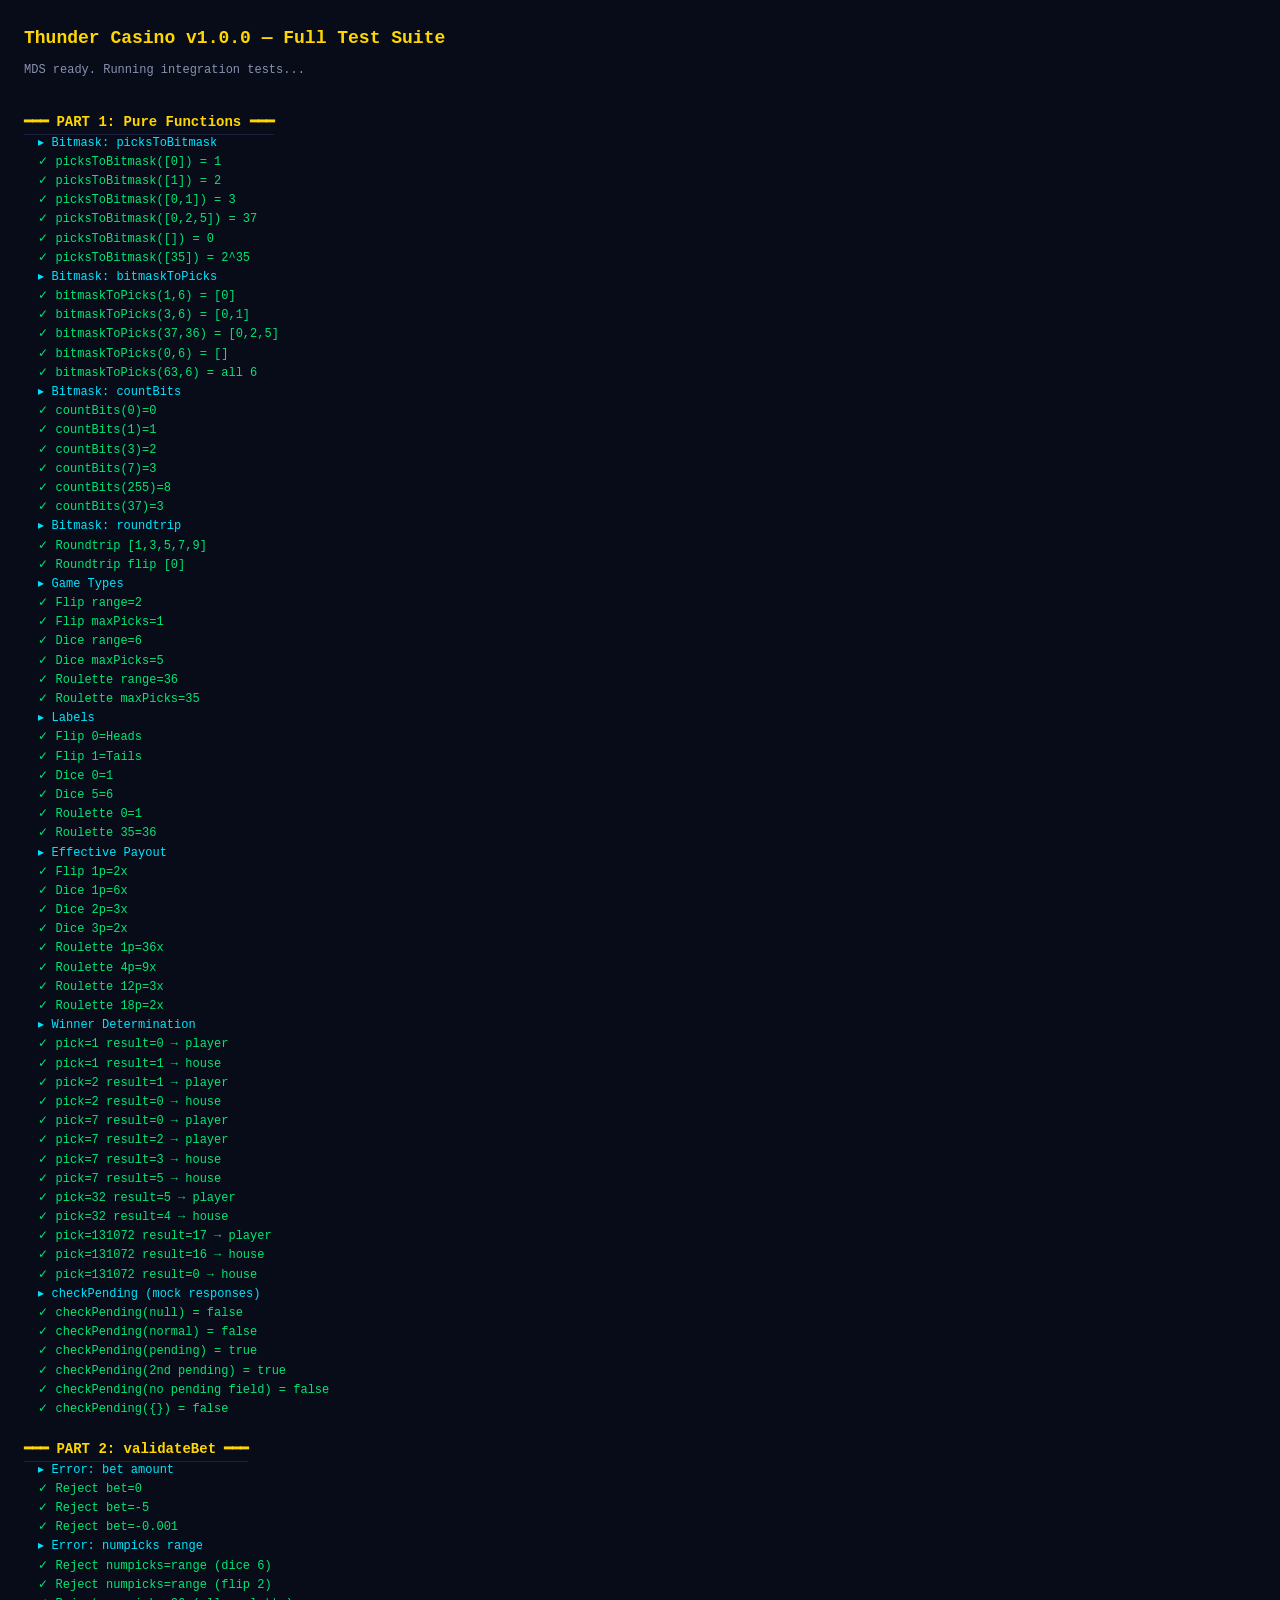
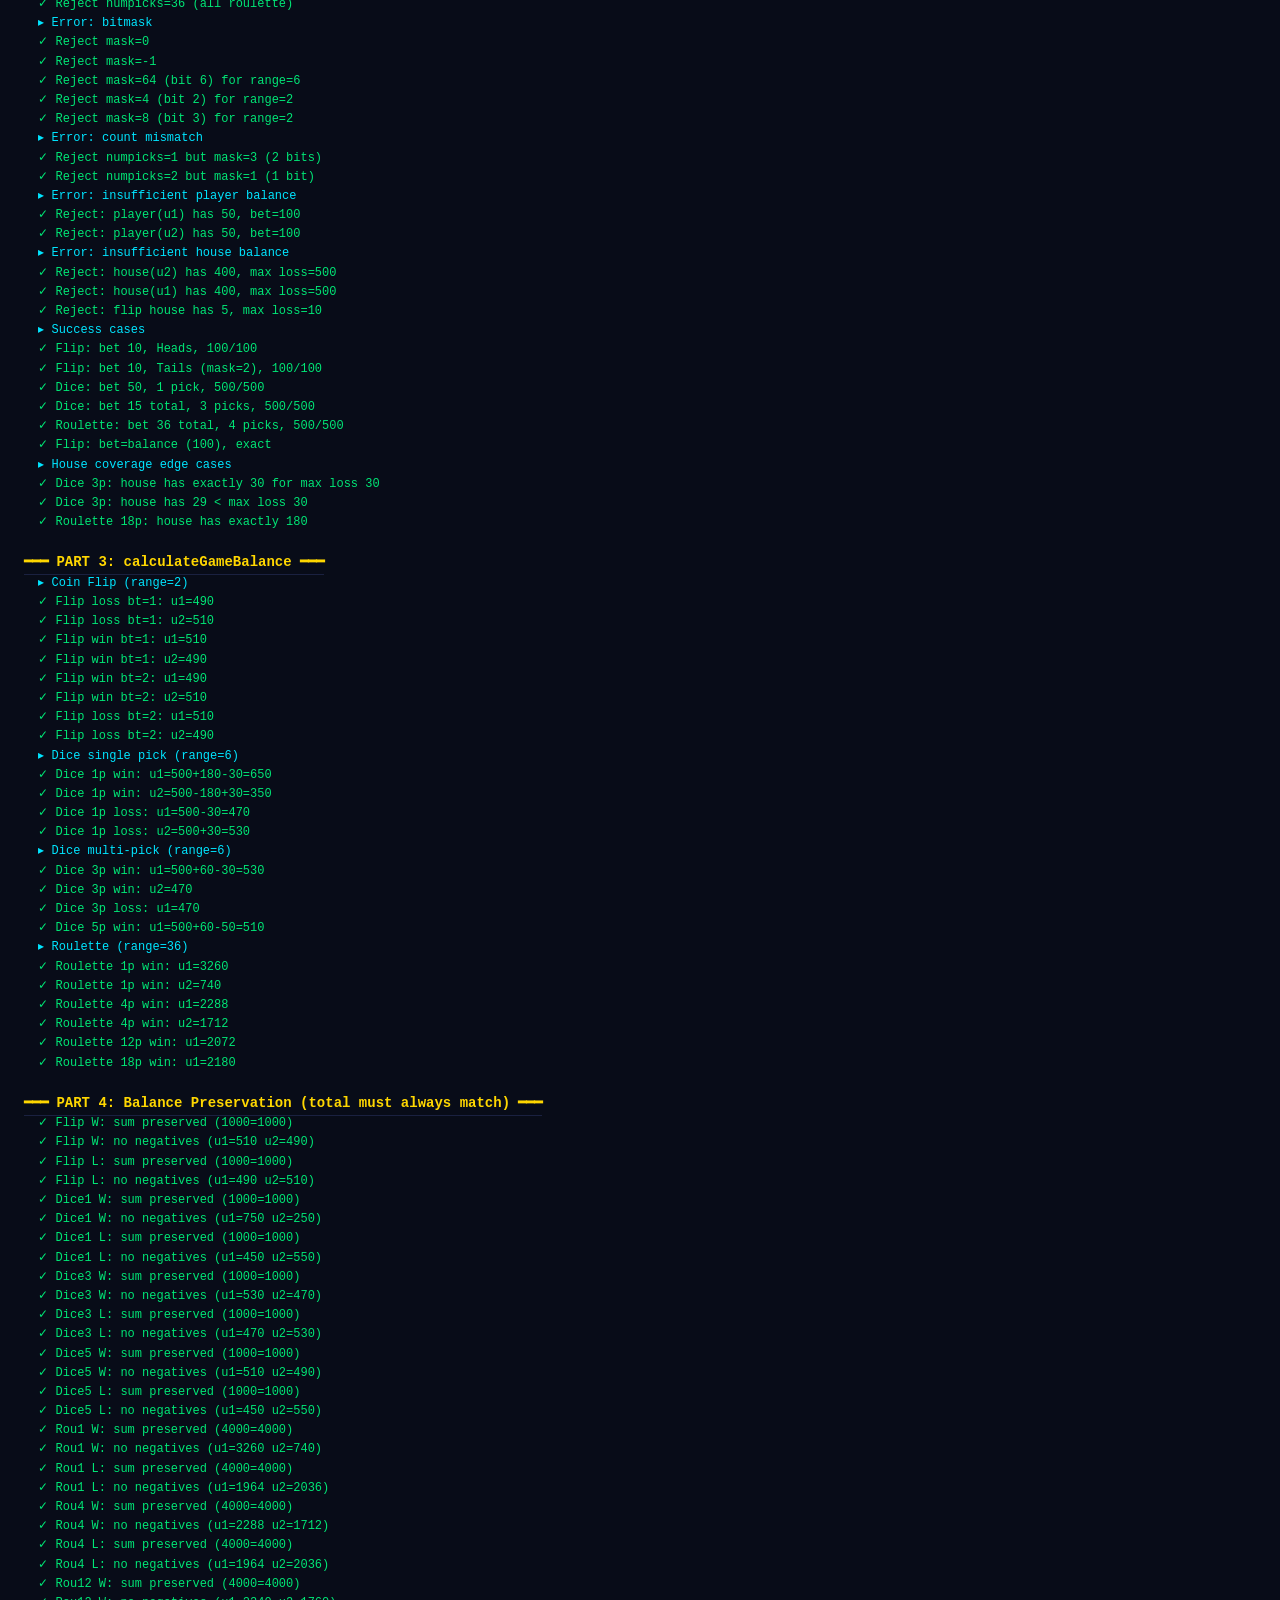
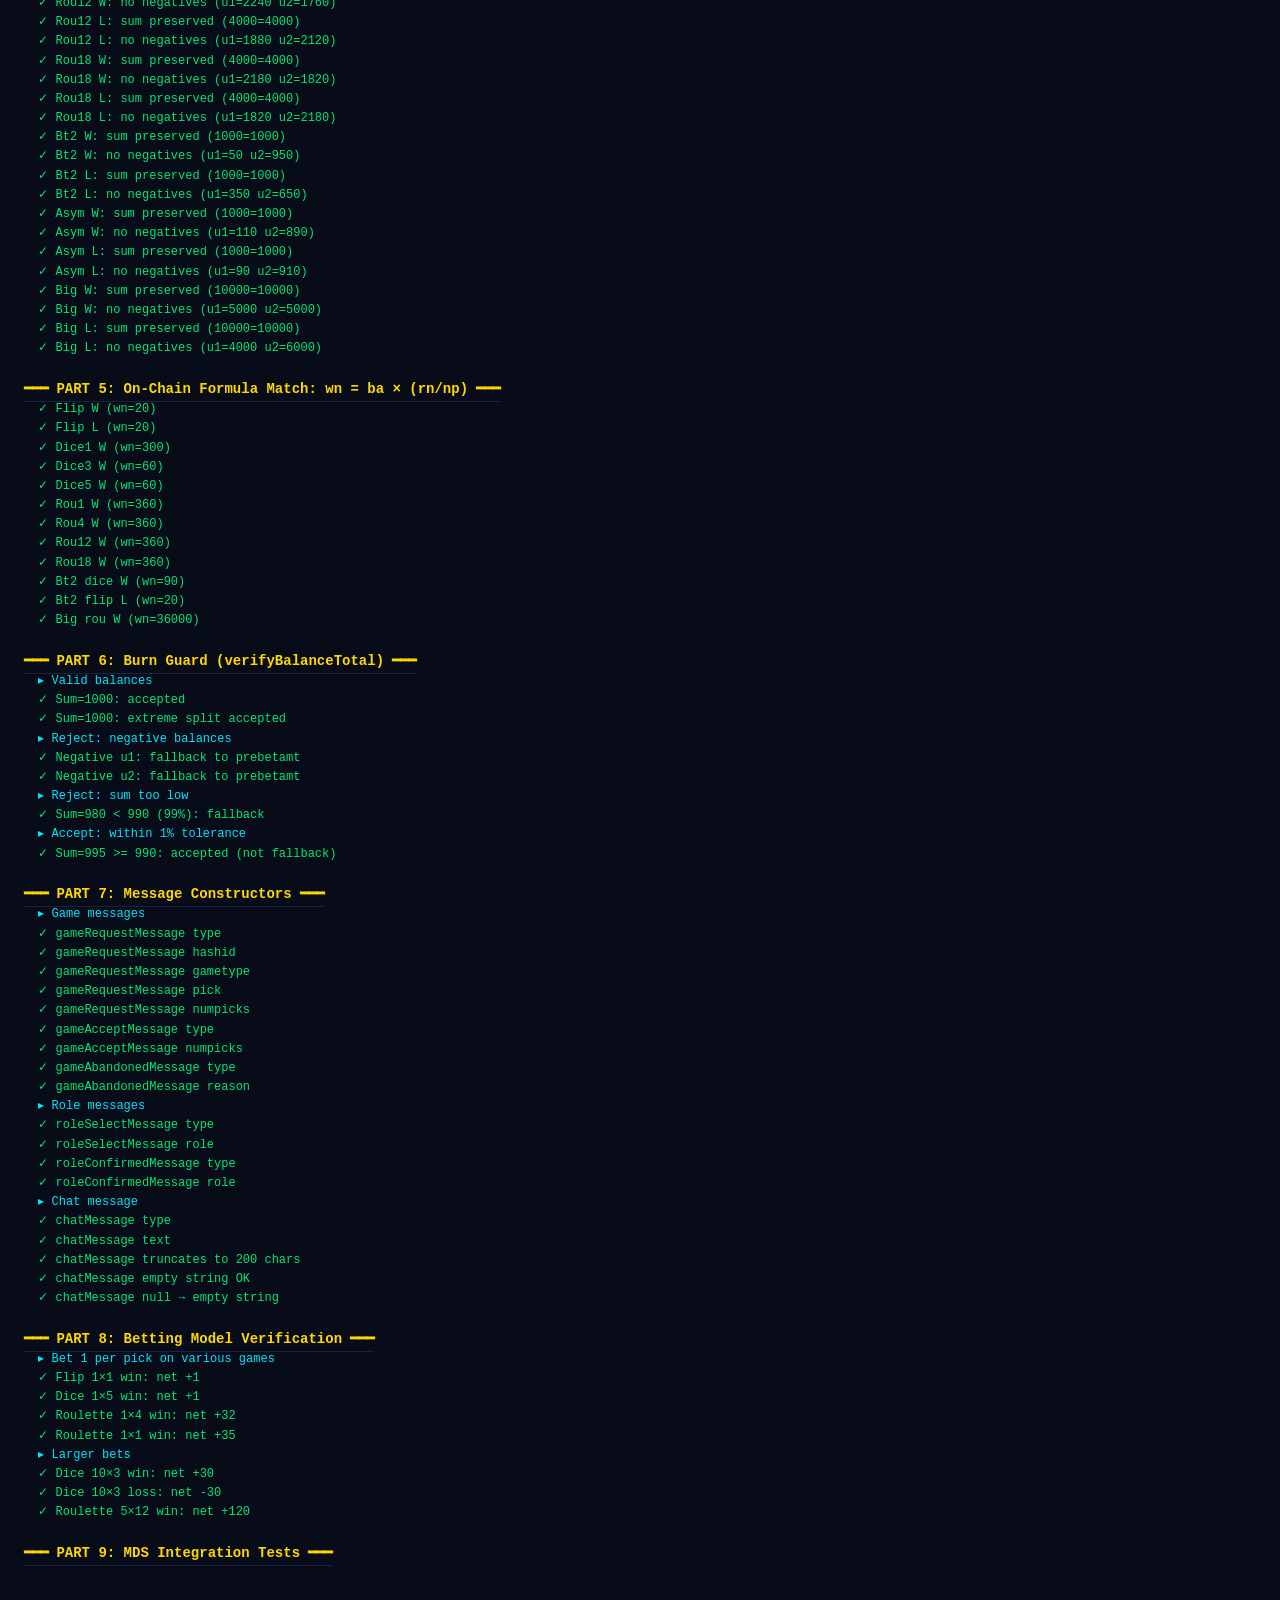
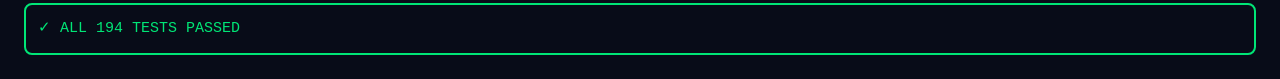
<file: test.html>
<html>
<head>
	<title>Thunder Casino v1.0.0 — Full Test Suite</title>
	<meta name="viewport" content="width=device-width, initial-scale=1.0">
	<meta charset="UTF-8">
	<script type="text/javascript" src="./js/mds.js"></script>
	<script type="text/javascript" src="./js/decimal.js"></script>
	<script type="text/javascript" src="./js/utils.js"></script>
	<script type="text/javascript" src="./js/casino.js"></script>
	<script type="text/javascript" src="./js/messages.js"></script>
	<script type="text/javascript" src="./js/sql.js"></script>
	<script>
		// Globals needed by casino.js and messages.js (not loaded via their own files)
		if(typeof MAX_CHANNEL_AMOUNT === 'undefined') var MAX_CHANNEL_AMOUNT = 1000;
		if(typeof getUserDetails === 'undefined') var getUserDetails = function(){ return {name:'test'}; };
	</script>
	<style>
		body { font-family: 'Courier New', monospace; background: #080c18; color: #e6f1ff; padding: 16px; font-size: 12px; line-height: 1.6; }
		h2 { color: #ffd700; margin: 0 0 8px; }
		.pass { color: #00e676; }
		.fail { color: #ff2d78; font-weight: bold; }
		.skip { color: #f5a623; }
		.section { color: #ffd700; font-size: 14px; font-weight: bold; margin-top: 16px; border-bottom: 1px solid #1a2140; padding-bottom: 4px; }
		.subsection { color: #00e5ff; font-size: 12px; margin-top: 8px; }
		.summary { font-size: 15px; margin-top: 20px; padding: 12px; border: 2px solid; border-radius: 8px; }
		.summary.all-pass { border-color: #00e676; color: #00e676; }
		.summary.has-fail { border-color: #ff2d78; color: #ff2d78; }
		#results { white-space: pre-wrap; }
		#status { color: #8892b0; margin-bottom: 12px; }
	</style>
</head>
<body>
<h2>Thunder Casino v1.0.0 — Full Test Suite</h2>
<div id="status">Initialising MDS...</div>
<div id="results"></div>

<script>

/* =========================================================================
 * TEST FRAMEWORK
 * ========================================================================= */

var PASSED = 0;
var FAILED = 0;
var SKIPPED = 0;
var RESULTS = '';
var ASYNC_QUEUE = [];
var ASYNC_RUNNING = false;

function log(msg){ RESULTS += msg + '\n'; }
function section(name){ log('\n<span class="section">━━━ ' + name + ' ━━━</span>'); }
function subsection(name){ log('<span class="subsection">  ▸ ' + name + '</span>'); }

function assert(condition, testName, detail){
	if(condition){
		PASSED++;
		log('<span class="pass">  ✓ ' + testName + '</span>');
	} else {
		FAILED++;
		log('<span class="fail">  ✗ ' + testName + (detail ? ' — ' + detail : '') + '</span>');
	}
}

function assertEq(actual, expected, testName){
	var match = (actual === expected);
	if(!match && typeof actual === 'number' && typeof expected === 'number'){
		match = Math.abs(actual - expected) < 0.0001;
	}
	assert(match, testName, 'expected "' + expected + '", got "' + actual + '"');
}

function skip(testName, reason){
	SKIPPED++;
	log('<span class="skip">  ⊘ SKIP: ' + testName + ' — ' + reason + '</span>');
}

function renderResults(){
	var el = document.getElementById('results');
	el.innerHTML = RESULTS;
	var summaryClass = (FAILED === 0) ? 'all-pass' : 'has-fail';
	var total = PASSED + FAILED;
	var summary = (FAILED === 0)
		? '✓ ALL ' + PASSED + ' TESTS PASSED' + (SKIPPED ? ' (' + SKIPPED + ' skipped — need 2 nodes)' : '')
		: '✗ ' + FAILED + ' FAILED / ' + total + ' total (' + PASSED + ' passed, ' + SKIPPED + ' skipped)';
	el.innerHTML += '\n<div class="summary ' + summaryClass + '">' + summary + '</div>';
	document.getElementById('status').textContent = 'Complete: ' + total + ' tests, ' + FAILED + ' failed';
}

// Queue async tests to run sequentially
function queueAsync(fn){ ASYNC_QUEUE.push(fn); }
function runAsyncTests(){
	if(ASYNC_QUEUE.length === 0){
		renderResults();
		return;
	}
	var fn = ASYNC_QUEUE.shift();
	fn(function(){ runAsyncTests(); });
}


/* =========================================================================
 * PART 1: PURE FUNCTIONS (no MDS needed)
 * ========================================================================= */

section('PART 1: Pure Functions');


/* ---- 1.1 Bitmask Functions ---- */

subsection('Bitmask: picksToBitmask');
assertEq(picksToBitmask([0]), 1, 'picksToBitmask([0]) = 1');
assertEq(picksToBitmask([1]), 2, 'picksToBitmask([1]) = 2');
assertEq(picksToBitmask([0,1]), 3, 'picksToBitmask([0,1]) = 3');
assertEq(picksToBitmask([0,2,5]), 37, 'picksToBitmask([0,2,5]) = 37');
assertEq(picksToBitmask([]), 0, 'picksToBitmask([]) = 0');
assertEq(picksToBitmask([35]), Math.pow(2,35), 'picksToBitmask([35]) = 2^35');

subsection('Bitmask: bitmaskToPicks');
var bp1 = bitmaskToPicks(1, 6);
assert(bp1.length===1 && bp1[0]===0, 'bitmaskToPicks(1,6) = [0]');
var bp2 = bitmaskToPicks(3, 6);
assert(bp2.length===2 && bp2[0]===0 && bp2[1]===1, 'bitmaskToPicks(3,6) = [0,1]');
var bp3 = bitmaskToPicks(37, 36);
assert(bp3.length===3 && bp3[0]===0 && bp3[1]===2 && bp3[2]===5, 'bitmaskToPicks(37,36) = [0,2,5]');
assert(bitmaskToPicks(0, 6).length===0, 'bitmaskToPicks(0,6) = []');
assert(bitmaskToPicks(63, 6).length===6, 'bitmaskToPicks(63,6) = all 6');

subsection('Bitmask: countBits');
assertEq(countBits(0), 0, 'countBits(0)=0');
assertEq(countBits(1), 1, 'countBits(1)=1');
assertEq(countBits(3), 2, 'countBits(3)=2');
assertEq(countBits(7), 3, 'countBits(7)=3');
assertEq(countBits(255), 8, 'countBits(255)=8');
assertEq(countBits(37), 3, 'countBits(37)=3');

subsection('Bitmask: roundtrip');
var rt = bitmaskToPicks(picksToBitmask([1,3,5,7,9]), 36);
assert(rt.length===5 && rt[0]===1 && rt[4]===9, 'Roundtrip [1,3,5,7,9]');
var rt2 = bitmaskToPicks(picksToBitmask([0]), 2);
assert(rt2.length===1 && rt2[0]===0, 'Roundtrip flip [0]');


/* ---- 1.2 Game Types ---- */

subsection('Game Types');
assertEq(GAME_TYPES.flip.range, 2, 'Flip range=2');
assertEq(GAME_TYPES.flip.maxPicks, 1, 'Flip maxPicks=1');
assertEq(GAME_TYPES.dice.range, 6, 'Dice range=6');
assertEq(GAME_TYPES.dice.maxPicks, 5, 'Dice maxPicks=5');
assertEq(GAME_TYPES.roulette.range, 36, 'Roulette range=36');
assertEq(GAME_TYPES.roulette.maxPicks, 35, 'Roulette maxPicks=35');


/* ---- 1.3 Labels ---- */

subsection('Labels');
assertEq(getPickLabel('flip', 0), 'Heads', 'Flip 0=Heads');
assertEq(getPickLabel('flip', 1), 'Tails', 'Flip 1=Tails');
assertEq(getPickLabel('dice', 0), '1', 'Dice 0=1');
assertEq(getPickLabel('dice', 5), '6', 'Dice 5=6');
assertEq(getPickLabel('roulette', 0), '1', 'Roulette 0=1');
assertEq(getPickLabel('roulette', 35), '36', 'Roulette 35=36');


/* ---- 1.4 Effective Payout ---- */

subsection('Effective Payout');
assertEq(effectivePayout(2, 1), 2, 'Flip 1p=2x');
assertEq(effectivePayout(6, 1), 6, 'Dice 1p=6x');
assertEq(effectivePayout(6, 2), 3, 'Dice 2p=3x');
assertEq(effectivePayout(6, 3), 2, 'Dice 3p=2x');
assertEq(effectivePayout(36, 1), 36, 'Roulette 1p=36x');
assertEq(effectivePayout(36, 4), 9, 'Roulette 4p=9x');
assertEq(effectivePayout(36, 12), 3, 'Roulette 12p=3x');
assertEq(effectivePayout(36, 18), 2, 'Roulette 18p=2x');


/* ---- 1.5 Winner Determination (bitmask bit check) ---- */

subsection('Winner Determination');
function testWinner(pick, result, expected){
	var bit = Math.floor(pick / Math.pow(2, result)) % 2;
	var winner = (bit === 1) ? 'player' : 'house';
	assertEq(winner, expected, 'pick='+pick+' result='+result+' → '+expected);
}
// Flip
testWinner(1, 0, 'player');  // Heads picked, result=Heads
testWinner(1, 1, 'house');   // Heads picked, result=Tails
testWinner(2, 1, 'player');  // Tails picked, result=Tails
testWinner(2, 0, 'house');   // Tails picked, result=Heads
// Dice multi-pick
testWinner(7, 0, 'player');  // picks 0,1,2 — result 0 = win
testWinner(7, 2, 'player');  // picks 0,1,2 — result 2 = win
testWinner(7, 3, 'house');   // picks 0,1,2 — result 3 = lose
testWinner(7, 5, 'house');   // picks 0,1,2 — result 5 = lose
testWinner(32, 5, 'player'); // pick 5 only — result 5 = win
testWinner(32, 4, 'house');  // pick 5 only — result 4 = lose
// Roulette
var mask17 = Math.pow(2, 17);
testWinner(mask17, 17, 'player');
testWinner(mask17, 16, 'house');
testWinner(mask17, 0, 'house');


/* ---- 1.6 checkPending (mock data) ---- */

subsection('checkPending (mock responses)');
// Need to reference checkPending from txns.js — it's a global function loaded by service.js
// Since we don't load txns.js in test.html, inline the function for testing
function _checkPending(fundresp){
	if(!fundresp) return false;
	var arr = Array.isArray(fundresp) ? fundresp : [fundresp];
	for(var i=0; i<arr.length; i++){
		if(arr[i] && arr[i].pending === true) return true;
	}
	return false;
}

assert(!_checkPending(null), 'checkPending(null) = false');
assert(!_checkPending([{status:true, pending:false}]), 'checkPending(normal) = false');
assert(_checkPending([{status:true, pending:true}]), 'checkPending(pending) = true');
assert(_checkPending([{status:true, pending:false},{status:false, pending:true}]), 'checkPending(2nd pending) = true');
assert(!_checkPending([{status:true},{status:true}]), 'checkPending(no pending field) = false');
assert(!_checkPending({}), 'checkPending({}) = false');


/* =========================================================================
 * PART 2: VALIDATE BET — All Error Paths
 * ========================================================================= */

section('PART 2: validateBet');

function mockRow(u1, u2, total){
	return { USER1AMOUNT: u1.toString(), USER2AMOUNT: u2.toString(), TOTALAMOUNT: (total || (u1+u2)).toString() };
}

subsection('Error: bet amount');
assert(!validateBet(mockRow(1000,1000), '0', 6, 1, 1, 1).valid, 'Reject bet=0');
assert(!validateBet(mockRow(1000,1000), '-5', 6, 1, 1, 1).valid, 'Reject bet=-5');
assert(!validateBet(mockRow(1000,1000), '-0.001', 6, 1, 1, 1).valid, 'Reject bet=-0.001');

subsection('Error: numpicks range');
assert(!validateBet(mockRow(1000,1000), '10', 6, 63, 6, 1).valid, 'Reject numpicks=range (dice 6)');
assert(!validateBet(mockRow(1000,1000), '10', 2, 3, 2, 1).valid, 'Reject numpicks=range (flip 2)');
assert(!validateBet(mockRow(1000,1000), '10', 36, picksToBitmask(Array.from({length:36},(_,i)=>i)), 36, 1).valid, 'Reject numpicks=36 (all roulette)');

subsection('Error: bitmask');
assert(!validateBet(mockRow(1000,1000), '10', 6, 0, 1, 1).valid, 'Reject mask=0');
assert(!validateBet(mockRow(1000,1000), '10', 6, -1, 1, 1).valid, 'Reject mask=-1');
assert(!validateBet(mockRow(1000,1000), '10', 6, 64, 1, 1).valid, 'Reject mask=64 (bit 6) for range=6');
assert(!validateBet(mockRow(1000,1000), '10', 2, 4, 1, 1).valid, 'Reject mask=4 (bit 2) for range=2');
assert(!validateBet(mockRow(1000,1000), '10', 2, 8, 1, 1).valid, 'Reject mask=8 (bit 3) for range=2');

subsection('Error: count mismatch');
assert(!validateBet(mockRow(1000,1000), '10', 6, 3, 1, 1).valid, 'Reject numpicks=1 but mask=3 (2 bits)');
assert(!validateBet(mockRow(1000,1000), '10', 6, 1, 2, 1).valid, 'Reject numpicks=2 but mask=1 (1 bit)');

subsection('Error: insufficient player balance');
// betamt is TOTAL at risk (already userBet × numpicks)
assert(!validateBet(mockRow(50, 1000), '100', 6, 1, 1, 1).valid, 'Reject: player(u1) has 50, bet=100');
assert(!validateBet(mockRow(1000, 50), '100', 6, 1, 1, 2).valid, 'Reject: player(u2) has 50, bet=100');

subsection('Error: insufficient house balance');
// Max house loss = bet × (range/numpicks - 1)
// Dice 1 pick: loss = 100 × (6/1 - 1) = 500
assert(!validateBet(mockRow(1000, 400), '100', 6, 1, 1, 1).valid, 'Reject: house(u2) has 400, max loss=500');
assert(!validateBet(mockRow(400, 1000), '100', 6, 1, 1, 2).valid, 'Reject: house(u1) has 400, max loss=500');
// Flip: loss = 10 × (2/1 - 1) = 10
assert(!validateBet(mockRow(100, 5), '10', 2, 1, 1, 1).valid, 'Reject: flip house has 5, max loss=10');

subsection('Success cases');
assert(validateBet(mockRow(100,100), '10', 2, 1, 1, 1).valid, 'Flip: bet 10, Heads, 100/100');
assert(validateBet(mockRow(100,100), '10', 2, 2, 1, 1).valid, 'Flip: bet 10, Tails (mask=2), 100/100');
assert(validateBet(mockRow(500,500), '50', 6, 1, 1, 1).valid, 'Dice: bet 50, 1 pick, 500/500');
assert(validateBet(mockRow(500,500), '15', 6, 7, 3, 1).valid, 'Dice: bet 15 total, 3 picks, 500/500');
assert(validateBet(mockRow(500,500), '36', 36, 15, 4, 1).valid, 'Roulette: bet 36 total, 4 picks, 500/500');
assert(validateBet(mockRow(100,100), '100', 2, 1, 1, 1).valid, 'Flip: bet=balance (100), exact');

subsection('House coverage edge cases');
// Dice 3 picks: loss = 30 × (6/3 - 1) = 30. House needs exactly 30.
assert(validateBet(mockRow(500, 30), '30', 6, 7, 3, 1).valid, 'Dice 3p: house has exactly 30 for max loss 30');
assert(!validateBet(mockRow(500, 29), '30', 6, 7, 3, 1).valid, 'Dice 3p: house has 29 < max loss 30');
// Roulette 18 picks: loss = 180 × (36/18 - 1) = 180
assert(validateBet(mockRow(500, 180), '180', 36, picksToBitmask(Array.from({length:18},(_,i)=>i)), 18, 1).valid, 'Roulette 18p: house has exactly 180');


/* =========================================================================
 * PART 3: CALCULATE GAME BALANCE — All Scenarios
 * ========================================================================= */

section('PART 3: calculateGameBalance');

function mockGameRow(pre1, pre2, betamt, range, numpicks, bettor, total){
	return {
		PREBETAMT1: pre1.toString(), PREBETAMT2: pre2.toString(),
		BETAMOUNT: betamt.toString(), GAMERANGE: range.toString(),
		NUMPICKS: numpicks.toString(), BETTOR: bettor.toString(),
		TOTALAMOUNT: (total || (pre1+pre2)).toString(),
		USER1AMOUNT: (bettor==1 ? pre1-betamt : pre1+betamt).toString(),
		USER2AMOUNT: (bettor==2 ? pre2-betamt : pre2+betamt).toString()
	};
}

subsection('Coin Flip (range=2)');
var f1 = calculateGameBalance(mockGameRow(500,500,10,2,1,1), 'house');
assertEq(f1.user1amount, '490', 'Flip loss bt=1: u1=490');
assertEq(f1.user2amount, '510', 'Flip loss bt=1: u2=510');
var f2 = calculateGameBalance(mockGameRow(500,500,10,2,1,1), 'player');
assertEq(f2.user1amount, '510', 'Flip win bt=1: u1=510');
assertEq(f2.user2amount, '490', 'Flip win bt=1: u2=490');
var f3 = calculateGameBalance(mockGameRow(500,500,10,2,1,2), 'player');
assertEq(f3.user1amount, '490', 'Flip win bt=2: u1=490');
assertEq(f3.user2amount, '510', 'Flip win bt=2: u2=510');
var f4 = calculateGameBalance(mockGameRow(500,500,10,2,1,2), 'house');
assertEq(f4.user1amount, '510', 'Flip loss bt=2: u1=510');
assertEq(f4.user2amount, '490', 'Flip loss bt=2: u2=490');

subsection('Dice single pick (range=6)');
var d1 = calculateGameBalance(mockGameRow(500,500,30,6,1,1), 'player');
assertEq(d1.user1amount, '650', 'Dice 1p win: u1=500+180-30=650');
assertEq(d1.user2amount, '350', 'Dice 1p win: u2=500-180+30=350');
var d2 = calculateGameBalance(mockGameRow(500,500,30,6,1,1), 'house');
assertEq(d2.user1amount, '470', 'Dice 1p loss: u1=500-30=470');
assertEq(d2.user2amount, '530', 'Dice 1p loss: u2=500+30=530');

subsection('Dice multi-pick (range=6)');
// ba=30, 3 picks. wn=30×(6/3)=60. Win net=+30, loss net=-30.
var d3 = calculateGameBalance(mockGameRow(500,500,30,6,3,1), 'player');
assertEq(d3.user1amount, '530', 'Dice 3p win: u1=500+60-30=530');
assertEq(d3.user2amount, '470', 'Dice 3p win: u2=470');
var d4 = calculateGameBalance(mockGameRow(500,500,30,6,3,1), 'house');
assertEq(d4.user1amount, '470', 'Dice 3p loss: u1=470');
// ba=50, 5 picks. wn=50×(6/5)=60. Win net=+10.
var d5 = calculateGameBalance(mockGameRow(500,500,50,6,5,1), 'player');
assertEq(d5.user1amount, '510', 'Dice 5p win: u1=500+60-50=510');

subsection('Roulette (range=36)');
// ba=36, 1 pick. wn=36×36=1296. Win net=+1260.
var r1 = calculateGameBalance(mockGameRow(2000,2000,36,36,1,1), 'player');
assertEq(r1.user1amount, '3260', 'Roulette 1p win: u1=3260');
assertEq(r1.user2amount, '740', 'Roulette 1p win: u2=740');
// ba=36, 4 picks. wn=36×(36/4)=324. Win net=+288.
var r2 = calculateGameBalance(mockGameRow(2000,2000,36,36,4,1), 'player');
assertEq(r2.user1amount, '2288', 'Roulette 4p win: u1=2288');
assertEq(r2.user2amount, '1712', 'Roulette 4p win: u2=1712');
// ba=36, 12 picks. wn=36×3=108. Win net=+72.
var r3 = calculateGameBalance(mockGameRow(2000,2000,36,36,12,1), 'player');
assertEq(r3.user1amount, '2072', 'Roulette 12p win: u1=2072');
// ba=180, 18 picks. wn=180×2=360. Win net=+180.
var r4 = calculateGameBalance(mockGameRow(2000,2000,180,36,18,1), 'player');
assertEq(r4.user1amount, '2180', 'Roulette 18p win: u1=2180');


/* =========================================================================
 * PART 4: BALANCE PRESERVATION
 * ========================================================================= */

section('PART 4: Balance Preservation (total must always match)');

function checkTotal(label, pre1, pre2, ba, rn, np, bt, winner){
	var row = mockGameRow(pre1, pre2, ba, rn, np, bt);
	var r = calculateGameBalance(row, winner);
	var u1 = parseFloat(r.user1amount);
	var u2 = parseFloat(r.user2amount);
	var total = pre1 + pre2;
	assert(Math.abs((u1+u2) - total) < 0.01, label + ': sum preserved (' + (u1+u2) + '=' + total + ')');
	assert(u1 >= 0 && u2 >= 0, label + ': no negatives (u1=' + u1 + ' u2=' + u2 + ')');
}

checkTotal('Flip W', 500, 500, 10, 2, 1, 1, 'player');
checkTotal('Flip L', 500, 500, 10, 2, 1, 1, 'house');
checkTotal('Dice1 W', 500, 500, 50, 6, 1, 1, 'player');
checkTotal('Dice1 L', 500, 500, 50, 6, 1, 1, 'house');
checkTotal('Dice3 W', 500, 500, 30, 6, 3, 1, 'player');
checkTotal('Dice3 L', 500, 500, 30, 6, 3, 1, 'house');
checkTotal('Dice5 W', 500, 500, 50, 6, 5, 1, 'player');
checkTotal('Dice5 L', 500, 500, 50, 6, 5, 1, 'house');
checkTotal('Rou1 W', 2000, 2000, 36, 36, 1, 1, 'player');
checkTotal('Rou1 L', 2000, 2000, 36, 36, 1, 1, 'house');
checkTotal('Rou4 W', 2000, 2000, 36, 36, 4, 1, 'player');
checkTotal('Rou4 L', 2000, 2000, 36, 36, 4, 1, 'house');
checkTotal('Rou12 W', 2000, 2000, 120, 36, 12, 1, 'player');
checkTotal('Rou12 L', 2000, 2000, 120, 36, 12, 1, 'house');
checkTotal('Rou18 W', 2000, 2000, 180, 36, 18, 1, 'player');
checkTotal('Rou18 L', 2000, 2000, 180, 36, 18, 1, 'house');
checkTotal('Bt2 W', 300, 700, 50, 6, 1, 2, 'player');
checkTotal('Bt2 L', 300, 700, 50, 6, 1, 2, 'house');
checkTotal('Asym W', 100, 900, 10, 2, 1, 1, 'player');
checkTotal('Asym L', 100, 900, 10, 2, 1, 1, 'house');
checkTotal('Big W', 5000, 5000, 1000, 36, 1, 1, 'player');
checkTotal('Big L', 5000, 5000, 1000, 36, 1, 1, 'house');


/* =========================================================================
 * PART 5: ON-CHAIN FORMULA MATCH
 * ========================================================================= */

section('PART 5: On-Chain Formula Match: wn = ba × (rn/np)');

function verifyOnChain(label, ba, rn, np, winner, pre1, pre2, bt){
	var wn = ba * (rn / np);
	var row = mockGameRow(pre1, pre2, ba, rn, np, bt);
	var r = calculateGameBalance(row, winner);
	var u1 = parseFloat(r.user1amount);
	var u2 = parseFloat(r.user2amount);
	var exp1, exp2;
	if(winner === 'player'){
		exp1 = bt===1 ? pre1+wn-ba : pre1-wn+ba;
		exp2 = bt===1 ? pre2-wn+ba : pre2+wn-ba;
	} else {
		exp1 = bt===1 ? pre1-ba : pre1+ba;
		exp2 = bt===1 ? pre2+ba : pre2-ba;
	}
	assert(Math.abs(u1-exp1)<0.01 && Math.abs(u2-exp2)<0.01, label + ' (wn='+wn+')');
}

verifyOnChain('Flip W', 10, 2, 1, 'player', 500, 500, 1);
verifyOnChain('Flip L', 10, 2, 1, 'house', 500, 500, 1);
verifyOnChain('Dice1 W', 50, 6, 1, 'player', 500, 500, 1);
verifyOnChain('Dice3 W', 30, 6, 3, 'player', 500, 500, 1);
verifyOnChain('Dice5 W', 50, 6, 5, 'player', 500, 500, 1);
verifyOnChain('Rou1 W', 10, 36, 1, 'player', 2000, 2000, 1);
verifyOnChain('Rou4 W', 40, 36, 4, 'player', 2000, 2000, 1);
verifyOnChain('Rou12 W', 120, 36, 12, 'player', 2000, 2000, 1);
verifyOnChain('Rou18 W', 180, 36, 18, 'player', 2000, 2000, 1);
verifyOnChain('Bt2 dice W', 30, 6, 2, 'player', 500, 500, 2);
verifyOnChain('Bt2 flip L', 10, 2, 1, 'house', 500, 500, 2);
verifyOnChain('Big rou W', 1000, 36, 1, 'player', 50000, 50000, 1);


/* =========================================================================
 * PART 6: BURN GUARD — verifyBalanceTotal
 * ========================================================================= */

section('PART 6: Burn Guard (verifyBalanceTotal)');

var bgRow = {TOTALAMOUNT:'1000', PREBETAMT1:'500', PREBETAMT2:'500', USER1AMOUNT:'500', USER2AMOUNT:'500'};

subsection('Valid balances');
var bg1 = verifyBalanceTotal(bgRow, '600', '400');
assertEq(bg1.user1amount, '600', 'Sum=1000: accepted');
var bg2 = verifyBalanceTotal(bgRow, '999.5', '0.5');
assertEq(bg2.user1amount, '999.5', 'Sum=1000: extreme split accepted');

subsection('Reject: negative balances');
var bg3 = verifyBalanceTotal(bgRow, '-10', '1010');
assertEq(bg3.user1amount, '500', 'Negative u1: fallback to prebetamt');
var bg4 = verifyBalanceTotal(bgRow, '1010', '-10');
assertEq(bg4.user2amount, '500', 'Negative u2: fallback to prebetamt');

subsection('Reject: sum too low');
var bg5 = verifyBalanceTotal(bgRow, '400', '580');
assertEq(bg5.user1amount, '500', 'Sum=980 < 990 (99%): fallback');

subsection('Accept: within 1% tolerance');
var bg6 = verifyBalanceTotal(bgRow, '510', '485');
assertEq(bg6.user1amount, '510', 'Sum=995 >= 990: accepted (not fallback)');


/* =========================================================================
 * PART 7: MESSAGE CONSTRUCTORS
 * ========================================================================= */

section('PART 7: Message Constructors');

subsection('Game messages');
var gr = gameRequestMessage('hash1', 'flip', 1, 1, '10');
assertEq(gr.type, 'GAME_REQUEST', 'gameRequestMessage type');
assertEq(gr.hashid, 'hash1', 'gameRequestMessage hashid');
assertEq(gr.gametype, 'flip', 'gameRequestMessage gametype');
assertEq(gr.pick, 1, 'gameRequestMessage pick');
assertEq(gr.numpicks, 1, 'gameRequestMessage numpicks');

var ga = gameAcceptMessage('hash2', 'commit123', 7, 3, '30', 'dice');
assertEq(ga.type, 'GAME_ACCEPT', 'gameAcceptMessage type');
assertEq(ga.numpicks, 3, 'gameAcceptMessage numpicks');

var gab = gameAbandonedMessage('hash3', 'timeout');
assertEq(gab.type, 'GAME_ABANDONED', 'gameAbandonedMessage type');
assertEq(gab.reason, 'timeout', 'gameAbandonedMessage reason');

subsection('Role messages');
var rs = roleSelectMessage('hash4', 'PLAYER');
assertEq(rs.type, 'ROLE_SELECT', 'roleSelectMessage type');
assertEq(rs.role, 'PLAYER', 'roleSelectMessage role');

var rc = roleConfirmedMessage('hash4', 'HOUSE');
assertEq(rc.type, 'ROLE_CONFIRMED', 'roleConfirmedMessage type');
assertEq(rc.role, 'HOUSE', 'roleConfirmedMessage role');

subsection('Chat message');
var cm = chatMessage('hash5', 'hello world');
assertEq(cm.type, 'CHAT_MESSAGE', 'chatMessage type');
assertEq(cm.text, 'hello world', 'chatMessage text');

var cmLong = chatMessage('hash5', 'a'.repeat(300));
assertEq(cmLong.text.length, 200, 'chatMessage truncates to 200 chars');

var cmEmpty = chatMessage('hash5', '');
assertEq(cmEmpty.text, '', 'chatMessage empty string OK');

var cmNull = chatMessage('hash5', null);
assertEq(cmNull.text, '', 'chatMessage null → empty string');


/* =========================================================================
 * PART 8: BETTING MODEL MATH (protocol betamt = userBet × numpicks)
 * ========================================================================= */

section('PART 8: Betting Model Verification');

subsection('Bet 1 per pick on various games');

// 1×1 flip = ba=1. Win: wn=1×2=2. Net=+1.
var bm1 = calculateGameBalance(mockGameRow(500,500,1,2,1,1), 'player');
assertEq(bm1.user1amount, '501', 'Flip 1×1 win: net +1');

// 1×5 dice = ba=5. Win: wn=5×(6/5)=6. Net=+1.
var bm2 = calculateGameBalance(mockGameRow(500,500,5,6,5,1), 'player');
assertEq(bm2.user1amount, '501', 'Dice 1×5 win: net +1');

// 1×4 roulette = ba=4. Win: wn=4×(36/4)=36. Net=+32.
var bm3 = calculateGameBalance(mockGameRow(500,500,4,36,4,1), 'player');
assertEq(bm3.user1amount, '532', 'Roulette 1×4 win: net +32');

// 1×1 roulette = ba=1. Win: wn=1×36=36. Net=+35.
var bm4 = calculateGameBalance(mockGameRow(500,500,1,36,1,1), 'player');
assertEq(bm4.user1amount, '535', 'Roulette 1×1 win: net +35');

subsection('Larger bets');

// 10×3 dice = ba=30. Win: wn=30×(6/3)=60. Net=+30.
var bm5 = calculateGameBalance(mockGameRow(500,500,30,6,3,1), 'player');
assertEq(bm5.user1amount, '530', 'Dice 10×3 win: net +30');

// 10×3 dice loss: lose 30.
var bm6 = calculateGameBalance(mockGameRow(500,500,30,6,3,1), 'house');
assertEq(bm6.user1amount, '470', 'Dice 10×3 loss: net -30');

// 5×12 roulette = ba=60. Win: wn=60×(36/12)=180. Net=+120.
var bm7 = calculateGameBalance(mockGameRow(1000,1000,60,36,12,1), 'player');
assertEq(bm7.user1amount, '1120', 'Roulette 5×12 win: net +120');


/* =========================================================================
 * PART 9: MDS INTEGRATION TESTS (need MDS running)
 * ========================================================================= */

section('PART 9: MDS Integration Tests');

queueAsync(function(next){
	subsection('MDS.cmd — random + hash (secret generation)');
	MDS.cmd("random size:32", function(randresp){
		assert(randresp && randresp.status === true, 'MDS random: status=true');
		assert(randresp.response && randresp.response.random, 'MDS random: has random field');
		var secret = randresp.response.random;
		assert(secret.startsWith('0x'), 'Secret starts with 0x');
		assert(secret.length === 66, 'Secret is 32 bytes (66 hex chars with 0x)');

		MDS.cmd("hash data:"+secret, function(hashresp){
			assert(hashresp && hashresp.status === true, 'MDS hash: status=true');
			assert(hashresp.response && hashresp.response.hash, 'MDS hash: has hash field');
			var commit = hashresp.response.hash;
			assert(commit.startsWith('0x'), 'Commit starts with 0x');

			// Verify deterministic: same input → same hash
			MDS.cmd("hash data:"+secret, function(hash2){
				assertEq(hash2.response.hash, commit, 'Hash is deterministic');
				next();
			});
		});
	});
});

queueAsync(function(next){
	subsection('MDS.cmd — commit-reveal verification');
	MDS.cmd("random size:32", function(r1){
		MDS.cmd("random size:32", function(r2){
			var houseSecret = r1.response.random;
			var playerSecret = r2.response.random;

			// Hash house secret
			MDS.cmd("hash data:"+houseSecret, function(h1){
				var houseCommit = h1.response.hash;

				// Verify: SHA3(houseSecret) == houseCommit
				MDS.cmd("hash data:"+houseSecret, function(verify){
					assertEq(verify.response.hash, houseCommit, 'SHA3(secret) matches commit');

					// Compute combined hash for result
					MDS.cmd("concat data1:"+houseSecret+" data2:"+playerSecret, function(concatResp){
						if(concatResp && concatResp.response){
							var combined = concatResp.response.concat || concatResp.response;
							assert(typeof combined === 'string' || combined.value, 'Concat produces value');
						} else {
							skip('Concat test', 'concat command not available');
						}
						next();
					});
				});
			});
		});
	});
});

queueAsync(function(next){
	subsection('MDS.sql — database operations');
	// Create a test table
	MDS.sql("CREATE TABLE IF NOT EXISTS `test_suite` (`id` int auto_increment, `name` varchar(64), `value` int)", function(createResp){
		assert(createResp && createResp.status === true, 'CREATE TABLE test_suite');

		// Insert
		MDS.sql("INSERT INTO test_suite (name, value) VALUES ('test1', 42)", function(insResp){
			assert(insResp && insResp.status === true, 'INSERT into test_suite');

			// Query
			MDS.sql("SELECT * FROM test_suite WHERE name='test1'", function(selResp){
				assert(selResp && selResp.status === true, 'SELECT from test_suite');
				assert(selResp.count > 0, 'SELECT returned rows');
				if(selResp.rows && selResp.rows[0]){
					assertEq(selResp.rows[0].VALUE, 42, 'Queried value=42');
					assertEq(selResp.rows[0].NAME, 'test1', 'Queried name=test1 (UPPERCASE columns)');
				}

				// Cleanup
				MDS.sql("DROP TABLE test_suite", function(dropResp){
					assert(dropResp && dropResp.status === true, 'DROP TABLE test_suite');
					next();
				});
			});
		});
	});
});

queueAsync(function(next){
	subsection('MDS.sql — channel table + migrations');
	// Verify the channels table exists and has all required columns
	MDS.sql("SELECT * FROM channels LIMIT 1", function(resp){
		assert(resp && resp.status === true, 'channels table exists');

		// Verify migration columns exist
		MDS.sql("SELECT myrole, roundsplayed, numpicks FROM channels LIMIT 1", function(migResp){
			assert(migResp && migResp.status === true, 'Migration columns exist (myrole, roundsplayed, numpicks)');
			next();
		});
	});
});

queueAsync(function(next){
	subsection('MDS.cmd — transaction lifecycle (create/state/export/delete)');
	MDS.cmd("txncreate id:test_txn_lifecycle", function(cr){
		assert(cr && cr.status === true, 'txncreate');

		MDS.cmd("txnstate id:test_txn_lifecycle port:100 value:TRUE", function(st){
			assert(st && st.status === true, 'txnstate port:100');

			MDS.cmd("txnexport id:test_txn_lifecycle", function(ex){
				assert(ex && ex.status === true, 'txnexport');
				assert(ex.response && ex.response.data, 'Export has data field');
				var exported = ex.response.data;
				assert(exported.startsWith('0x') || exported.length > 10, 'Exported data is hex');

				MDS.cmd("txndelete id:test_txn_lifecycle", function(dl){
					assert(dl && dl.status === true, 'txndelete');

					// Verify it was deleted (re-export should fail)
					MDS.cmd("txnexport id:test_txn_lifecycle", function(ex2){
						assert(!ex2.status || !ex2.response, 'Deleted txn cannot be exported');
						next();
					});
				});
			});
		});
	});
});

queueAsync(function(next){
	subsection('MDS.cmd — checkmode (permission detection)');
	MDS.cmd("checkmode", function(resp){
		if(resp && resp.response){
			var mode = resp.response.mode || 'unknown';
			assert(mode === 'READ' || mode === 'WRITE', 'checkmode returns READ or WRITE (got: '+mode+')');
			log('    Mode: ' + mode);
		} else {
			skip('checkmode', 'command not available on this node version');
		}
		next();
	});
});

queueAsync(function(next){
	subsection('MDS.keypair — secret storage and retrieval');
	var testKey = 'test_secret_' + Date.now();
	var testVal = '0xABCDEF1234567890';
	MDS.keypair.set(testKey, testVal, function(setResp){
		assert(setResp && setResp.status === true, 'keypair.set');

		MDS.keypair.get(testKey, function(getResp){
			assert(getResp && getResp.status === true, 'keypair.get');
			assertEq(getResp.response.value, testVal, 'keypair roundtrip matches');

			// Cleanup
			MDS.keypair.set(testKey, '', function(){
				next();
			});
		});
	});
});


/* =========================================================================
 * PART 10: TWO-NODE TESTS (skipped — need manual testing)
 * ========================================================================= */

queueAsync(function(next){
	section('PART 10: Two-Node Integration (skipped — requires 2 connected nodes)');
	skip('Channel creation handshake', 'Needs 2 nodes with Maxima');
	skip('Role selection: both pick PLAYER → conflict', 'Needs 2 nodes');
	skip('Role selection: PLAYER + HOUSE → confirmed', 'Needs 2 nodes');
	skip('Chat message delivery', 'Needs 2 nodes');
	skip('Coin flip full round (bet → reveal → settle)', 'Needs 2 nodes');
	skip('Dice multi-pick full round', 'Needs 2 nodes');
	skip('Roulette multi-pick full round', 'Needs 2 nodes');
	skip('Cancel during PLACING phase', 'Needs 2 nodes');
	skip('Cooperative close → funds returned', 'Needs 2 nodes');
	skip('Unilateral close → ELTOO dispute', 'Needs 2 nodes');
	skip('Pending detection in read-only mode', 'Needs read-only permission');
	skip('Simultaneous game requests → role guard', 'Needs 2 nodes');
	next();
});


/* =========================================================================
 * RUN
 * ========================================================================= */

// Run pure tests immediately, MDS tests when MDS connects
document.getElementById('status').textContent = 'Running pure tests...';
renderResults();  // Show pure test results immediately

var MDS_TIMEOUT = setTimeout(function(){
	document.getElementById('status').textContent = 'MDS not available — pure tests only. Open from MiniHub for full suite.';
	section('PARTS 9-10: SKIPPED (MDS not connected)');
	skip('All MDS integration tests', 'Open test.html from within the MiniDapp (via MiniHub) for MDS tests');
	renderResults();
}, 5000);

MDS.init(function(msg){
	if(msg.event === 'inited'){
		clearTimeout(MDS_TIMEOUT);
		document.getElementById('status').textContent = 'MDS ready. Running integration tests...';
		runAsyncTests();
	}
});

</script>
</body>
</html>
</file>
<file: style.css>
/**
 * THUNDER CASINO v0.5.0 — Full Viewport Layout
 *
 * Layout: header (48px) + content (flex) + noticeboard (72px) = 100vh
 * No scrolling on 1080p desktop. Content scrolls if needed on mobile.
 *
 * Colors: Midnight #080c18 | Steel #1a2140 | Gold #f5a623 | Hot Gold #ffd700
 *         Cyan #00e5ff | Pink #ff2d78 | Green #00e676 | Ghost #8892b0 | White #e6f1ff
 */

/* ==========================================================================
   RESET & BASE
   ========================================================================== */

*, *::before, *::after { box-sizing: border-box; margin: 0; padding: 0; }
html {
	font-size: 15px;
	-webkit-font-smoothing: antialiased;
	/* Android/iOS safe area support */
	padding-top: env(safe-area-inset-top, 0px);
	padding-bottom: env(safe-area-inset-bottom, 0px);
}

body {
	font-family: 'Chakra Petch', sans-serif;
	background: linear-gradient(170deg, #080c18 0%, #0a1020 40%, #0e1630 100%);
	color: #e6f1ff;
	height: 100vh;
	height: 100dvh; /* Dynamic viewport height — excludes mobile browser chrome */
	overflow: hidden;
}

/* Noise texture */
body::before {
	content: '';
	position: fixed; inset: 0;
	background-image: url("data:image/svg+xml,%3Csvg viewBox='0 0 256 256' xmlns='http://www.w3.org/2000/svg'%3E%3Cfilter id='n'%3E%3CfeTurbulence type='fractalNoise' baseFrequency='0.9' numOctaves='4' stitchTiles='stitch'/%3E%3C/filter%3E%3Crect width='100%25' height='100%25' filter='url(%23n)' opacity='0.03'/%3E%3C/svg%3E");
	pointer-events: none;
	z-index: 0;
}

/* ==========================================================================
   APP SHELL — fixed viewport, no page scroll
   ========================================================================== */

.app-shell {
	position: relative;
	z-index: 1;
	display: flex;
	flex-direction: column;
	height: 100vh;
	height: 100dvh;
	max-width: 900px;
	margin: 0 auto;
}

/* ==========================================================================
   HEADER — 48px, logo + node info + tabs
   ========================================================================== */

.app-header {
	min-height: 48px;
	display: flex;
	align-items: center;
	padding: 0 16px;
	padding-top: env(safe-area-inset-top, 0px);
	background: linear-gradient(90deg, rgba(13,20,37,0.95), rgba(17,26,50,0.95));
	border-bottom: 1px solid #1a2140;
	overflow: hidden;
	flex-shrink: 0;
}

.header-logo {
	font-family: 'Orbitron', sans-serif;
	font-weight: 900;
	font-size: 16px;
	background: linear-gradient(90deg, #f5a623, #ffd700, #f5a623);
	background-size: 200% 200%;
	-webkit-background-clip: text;
	-webkit-text-fill-color: transparent;
	background-clip: text;
	animation: shimmer 3s ease-in-out infinite;
	margin-right: 16px;
	white-space: nowrap;
}
@keyframes shimmer {
	0%, 100% { background-position: 0% 50%; }
	50% { background-position: 100% 50%; }
}

.header-info {
	display: flex;
	gap: 12px;
	align-items: center;
	font-family: 'JetBrains Mono', monospace;
	font-size: 10px;
	color: #8892b0;
	margin-right: auto;
	overflow: hidden;
	min-width: 0;
}
.header-info span { white-space: nowrap; overflow: hidden; text-overflow: ellipsis; }
.header-info .info-value { color: #ffd700; }

.tab-nav {
	display: flex;
	gap: 2px;
}
.tab-btn {
	font-family: 'Orbitron', sans-serif;
	font-size: 10px;
	font-weight: 600;
	padding: 6px 14px;
	border: none;
	border-radius: 4px 4px 0 0;
	background: transparent;
	color: #8892b0;
	cursor: pointer;
	transition: all 0.2s;
	text-transform: uppercase;
	letter-spacing: 1px;
}
.tab-btn:hover { color: #f5a623; }
.tab-btn.active {
	color: #ffd700;
	background: rgba(245,166,35,0.1);
	border-bottom: 2px solid #f5a623;
}

.btn-snd {
	font-family: 'Chakra Petch', sans-serif;
	font-size: 10px;
	font-weight: 600;
	padding: 4px 10px;
	border: 1px solid #1a2140;
	border-radius: 6px;
	background: transparent;
	color: #8892b0;
	cursor: pointer;
	margin-left: 8px;
	text-transform: uppercase;
}
.btn-snd:hover { border-color: #f5a623; color: #f5a623; }
.btn-snd.active { border-color: #00e676; color: #00e676; }

/* ==========================================================================
   CONTENT AREA — fills between header and footer, scrolls if needed
   ========================================================================== */

.app-content {
	flex: 1;
	overflow-y: auto;
	padding: 12px 16px;
	scrollbar-width: thin;
	scrollbar-color: #1a2140 transparent;
}
.app-content::-webkit-scrollbar { width: 5px; }
.app-content::-webkit-scrollbar-track { background: transparent; }
.app-content::-webkit-scrollbar-thumb { background: #1a2140; border-radius: 3px; }

/* ==========================================================================
   NOTICEBOARD FOOTER — fixed 72px at bottom
   ========================================================================== */

.app-footer {
	height: 72px;
	min-height: 72px;
	background: linear-gradient(180deg, rgba(13,20,37,0.95), rgba(8,12,24,0.98));
	border-top: 1px solid #1a2140;
	padding: 6px 16px;
	padding-bottom: calc(6px + env(safe-area-inset-bottom, 0px));
	overflow-y: auto;
	scrollbar-width: thin;
	scrollbar-color: #1a2140 transparent;
}
.app-footer::-webkit-scrollbar { width: 4px; }
.app-footer::-webkit-scrollbar-track { background: transparent; }
.app-footer::-webkit-scrollbar-thumb { background: #1a2140; border-radius: 2px; }

.noticeboard-title {
	font-family: 'Orbitron', sans-serif;
	font-size: 9px;
	color: #8892b0;
	letter-spacing: 2px;
	text-transform: uppercase;
	margin-bottom: 4px;
}
.notice-entry {
	padding: 1px 0;
	border-bottom: 1px solid rgba(26,33,64,0.3);
	font-family: 'JetBrains Mono', monospace;
	font-size: 10px;
	line-height: 1.5;
}
.notice-time { color: #3a4060; margin-right: 6px; font-size: 9px; }
.notice-msg { color: #8892b0; }
.notice-msg.notice-info { color: #00e5ff; }
.notice-msg.notice-warn { color: #f5a623; }
.notice-msg.notice-win { color: #00e676; }
.notice-msg.notice-loss { color: #ff2d78; }
.notice-msg.notice-system { color: #8892b0; }

/* ==========================================================================
   BUTTONS
   ========================================================================== */

.btn {
	font-family: 'Orbitron', sans-serif;
	font-size: 11px;
	font-weight: 700;
	padding: 8px 18px;
	border: none;
	border-radius: 8px;
	cursor: pointer;
	text-transform: uppercase;
	letter-spacing: 1px;
	transition: all 0.2s;
}
.btn:disabled { opacity: 0.35; cursor: not-allowed; }
.btn-primary {
	background: linear-gradient(135deg, #f5a623, #d4911e);
	color: #080c18;
}
.btn-primary:hover:not(:disabled) { box-shadow: 0 4px 20px rgba(245,166,35,0.4); }
.btn-secondary {
	background: transparent;
	border: 1px solid #1a2140;
	color: #8892b0;
}
.btn-secondary:hover { border-color: #f5a623; color: #f5a623; }
.btn-danger {
	background: linear-gradient(135deg, #ff2d78, #cc1155);
	color: #fff;
}
.btn-success {
	background: linear-gradient(135deg, #00e676, #00c853);
	color: #080c18;
}
.btn-sm { font-size: 10px; padding: 6px 12px; }
.btn-lg { font-size: 13px; padding: 10px 24px; border-radius: 10px; }

/* ==========================================================================
   CARDS — glass panels
   ========================================================================== */

.card {
	background: linear-gradient(135deg, rgba(14,20,40,0.9), rgba(10,16,32,0.95));
	border: 1px solid #1a2140;
	border-radius: 12px;
	padding: 16px;
	margin-bottom: 12px;
}
.card:hover { border-color: rgba(245,166,35,0.15); }
.card-active {
	border-color: rgba(245,166,35,0.3);
	box-shadow: 0 0 15px rgba(245,166,35,0.1), inset 0 0 15px rgba(245,166,35,0.05);
	animation: borderPulse 2s ease-in-out infinite;
}
@keyframes borderPulse {
	0%, 100% { box-shadow: 0 0 15px rgba(245,166,35,0.1), inset 0 0 15px rgba(245,166,35,0.05); }
	50% { box-shadow: 0 0 25px rgba(245,166,35,0.25), inset 0 0 25px rgba(245,166,35,0.08); }
}
.card-header {
	display: flex;
	justify-content: space-between;
	align-items: center;
	margin-bottom: 12px;
}
.card-title {
	font-family: 'Orbitron', sans-serif;
	font-size: 12px;
	color: #f5a623;
	letter-spacing: 1px;
}

/* ==========================================================================
   CHANNEL ROWS
   ========================================================================== */

.channel-row {
	display: flex;
	align-items: center;
	padding: 12px 16px;
	background: linear-gradient(135deg, rgba(14,20,40,0.9), rgba(10,16,32,0.95));
	border: 1px solid #1a2140;
	border-radius: 10px;
	margin-bottom: 8px;
	transition: border-color 0.2s;
}
.channel-row:hover { border-color: rgba(245,166,35,0.2); }

.channel-name {
	font-family: 'Orbitron', sans-serif;
	font-size: 14px;
	font-weight: 600;
	color: #e6f1ff;
}
.channel-balance {
	font-family: 'Orbitron', sans-serif;
	font-size: 18px;
	font-weight: 700;
	color: #ffd700;
	text-shadow: 0 0 8px rgba(255,215,0,0.3);
}
.channel-total {
	font-size: 11px;
	color: #8892b0;
}
.channel-state {
	font-family: 'Orbitron', sans-serif;
	font-size: 10px;
	text-transform: uppercase;
	letter-spacing: 1px;
}
.channel-state.state-open { color: #00e676; }
.channel-state.state-incoming { color: #00e5ff; }
.channel-state.state-sent { color: #f5a623; }
.channel-state.state-setup { color: #f5a623; animation: statePulse 1.5s ease-in-out infinite; }
.channel-state.state-closing { color: #ff2d78; animation: statePulse 1.5s ease-in-out infinite; }
.channel-state.state-closed { color: #8892b0; }
.channel-state.state-failed { color: #ff2d78; }
@keyframes statePulse {
	0%, 100% { opacity: 0.5; }
	50% { opacity: 1; }
}
.channel-actions {
	margin-left: auto;
	display: flex;
	gap: 6px;
}

/* ==========================================================================
   BALANCE BAR — compact
   ========================================================================== */

.balance-bar {
	display: flex;
	justify-content: space-between;
	align-items: center;
	padding: 10px 16px;
	background: rgba(10,16,32,0.6);
	border: 1px solid #1a2140;
	border-radius: 10px;
	margin-bottom: 10px;
}
.balance-label {
	font-size: 10px;
	color: #8892b0;
	text-transform: uppercase;
	letter-spacing: 1px;
}
.balance-amount {
	font-family: 'Orbitron', sans-serif;
	font-size: 20px;
	font-weight: 700;
	color: #ffd700;
}
.balance-amount.opponent { color: #00e5ff; }

/* ==========================================================================
   STATS BAR — compact horizontal
   ========================================================================== */

.stats-bar {
	display: flex;
	gap: 16px;
	justify-content: center;
	align-items: center;
	margin: 8px 0;
}
.stat-item { text-align: center; }
.stat-value {
	font-family: 'Orbitron', sans-serif;
	font-size: 16px;
	font-weight: 700;
	color: #e6f1ff;
}
.stat-value.wins { color: #00e676; }
.stat-value.losses { color: #ff2d78; }
.stat-value.profit-up { color: #00e676; }
.stat-value.profit-down { color: #ff2d78; }
.stat-label {
	font-size: 9px;
	color: #8892b0;
	text-transform: uppercase;
	letter-spacing: 2px;
}

/* ==========================================================================
   ROUND HISTORY PIPS
   ========================================================================== */

.round-history {
	display: flex;
	gap: 4px;
	flex-wrap: wrap;
	margin: 6px 0;
}
.round-pip {
	width: 24px;
	height: 24px;
	display: flex;
	align-items: center;
	justify-content: center;
	font-family: 'Orbitron', sans-serif;
	font-size: 9px;
	font-weight: 700;
	border: 2px solid;
}
.round-pip.pip-round { border-radius: 50%; }
.round-pip.pip-square { border-radius: 4px; }
.round-pip.win { border-color: #00e676; color: #00e676; background: rgba(0,230,118,0.1); }
.round-pip.loss { border-color: #ff2d78; color: #ff2d78; background: rgba(255,45,120,0.1); }

/* ==========================================================================
   GAME AREA — compact, no giant question mark
   ========================================================================== */

.game-area {
	background: radial-gradient(ellipse at center top, #141c38 0%, #0a1020 70%);
	border: 2px solid #1a2140;
	border-radius: 14px;
	padding: 16px;
	position: relative;
	overflow: hidden;
}
.game-area::before {
	content: '';
	position: absolute;
	top: 0; left: 0; right: 0;
	height: 3px;
	background: linear-gradient(90deg, transparent, #f5a623, #ffd700, #f5a623, transparent);
}

/* Game type selector */
.game-selector {
	display: flex;
	justify-content: center;
	gap: 8px;
	margin-bottom: 12px;
}
.game-type-btn {
	font-family: 'Orbitron', sans-serif;
	font-size: 11px;
	padding: 8px 20px;
	border: 2px solid #1a2140;
	border-radius: 8px;
	background: rgba(10,16,32,0.8);
	color: #8892b0;
	cursor: pointer;
	transition: all 0.3s;
}
.game-type-btn:hover { border-color: #f5a623; color: #f5a623; }
.game-type-btn.active {
	border-color: #f5a623;
	color: #ffd700;
	background: rgba(245,166,35,0.1);
	box-shadow: 0 0 10px rgba(245,166,35,0.2);
}

/* Result display — COMPACT, not half-screen */
.result-display {
	text-align: center;
	padding: 8px 0;
}
.result-number {
	font-family: 'Orbitron', sans-serif;
	font-size: 40px;
	font-weight: 900;
	line-height: 1;
	margin-bottom: 4px;
	text-shadow: 0 0 30px rgba(245,166,35,0.4);
}
.result-number.win {
	color: #00e676;
	text-shadow: 0 0 30px rgba(0,230,118,0.5), 0 0 60px rgba(0,230,118,0.2);
	animation: winPulse 0.5s ease-in-out 3;
}
.result-number.lose {
	color: #ff2d78;
	text-shadow: 0 0 30px rgba(255,45,120,0.4);
}
.result-number.waiting {
	color: #f5a623;
	animation: waitingPulse 1.5s ease-in-out infinite;
}
@keyframes winPulse {
	0%, 100% { transform: scale(1); }
	50% { transform: scale(1.08); }
}
@keyframes waitingPulse {
	0%, 100% { opacity: 0.4; }
	50% { opacity: 1; }
}

.result-label {
	font-family: 'Orbitron', sans-serif;
	font-size: 11px;
	font-weight: 600;
	letter-spacing: 2px;
	text-transform: uppercase;
}
.result-label.win { color: #00e676; }
.result-label.lose { color: #ff2d78; }
.result-label.waiting { color: #8892b0; }

/* Pick grid — compact touch targets */
.pick-grid {
	display: grid;
	gap: 6px;
	justify-content: center;
	margin: 10px 0;
}
.pick-grid.flip { grid-template-columns: repeat(2, 1fr); max-width: 240px; margin: 10px auto; }
.pick-grid.dice { grid-template-columns: repeat(3, 1fr); max-width: 320px; margin: 10px auto; }
.pick-grid.roulette { grid-template-columns: repeat(6, 1fr); max-width: 500px; margin: 10px auto; }

/* Authentic roulette table */
.roulette-table {
	max-width: 520px;
	margin: 10px auto;
}
.rt-grid {
	display: grid;
	grid-template-columns: repeat(3, 1fr);
	gap: 3px;
	margin-bottom: 4px;
}
.rt-num {
	font-size: 13px !important;
	padding: 8px 4px !important;
	font-weight: 700;
	min-height: 34px;
}
/* "Red" = warm tone (gold/amber tint) */
.rt-red {
	background: rgba(245,166,35,0.12) !important;
	border-color: rgba(245,166,35,0.35) !important;
	color: #f5a623 !important;
}
.rt-red:hover { background: rgba(245,166,35,0.22) !important; }
.rt-red.selected {
	background: rgba(245,166,35,0.3) !important;
	box-shadow: 0 0 10px rgba(245,166,35,0.4) !important;
	border-color: #ffd700 !important;
	color: #ffd700 !important;
}
/* "Black" = cool tone (steel/slate tint) */
.rt-black {
	background: rgba(26,33,64,0.6) !important;
	border-color: rgba(26,33,64,0.8) !important;
	color: #8892b0 !important;
}
.rt-black:hover { background: rgba(26,33,64,0.9) !important; color: #e6f1ff !important; }
.rt-black.selected {
	background: rgba(0,229,255,0.12) !important;
	box-shadow: 0 0 10px rgba(0,229,255,0.3) !important;
	border-color: #00e5ff !important;
	color: #00e5ff !important;
}
.rt-columns {
	display: grid;
	grid-template-columns: repeat(3, 1fr);
	gap: 3px;
	margin-bottom: 4px;
}
.rt-dozens {
	display: grid;
	grid-template-columns: repeat(3, 1fr);
	gap: 3px;
	margin-bottom: 4px;
}
.rt-outside {
	display: grid;
	grid-template-columns: repeat(6, 1fr);
	gap: 3px;
}
.rt-group {
	font-size: 10px !important;
	padding: 6px 2px !important;
	background: rgba(17,26,50,0.5) !important;
	border-color: rgba(26,33,64,0.8) !important;
	color: #8892b0 !important;
}
.rt-group:hover { background: rgba(26,33,64,0.8) !important; color: #e6f1ff !important; }
.rt-group.selected { background: rgba(245,166,35,0.2) !important; border-color: #f5a623 !important; color: #ffd700 !important; }
.rt-red-btn { color: #f5a623 !important; }
.rt-black-btn { color: #8892b0 !important; }

.pick-btn {
	font-family: 'Orbitron', sans-serif;
	font-size: 14px;
	font-weight: 700;
	padding: 12px 6px;
	border: 2px solid #1a2140;
	border-radius: 8px;
	background: rgba(10,16,32,0.8);
	color: #e6f1ff;
	cursor: pointer;
	transition: all 0.2s;
	text-align: center;
}
.pick-btn:hover { border-color: #00e5ff; color: #00e5ff; }
/* These use !important to override roulette .rt-red/.rt-black !important styles */
.pick-btn.selected {
	border-color: #ffd700 !important;
	color: #ffd700 !important;
	background: rgba(255,215,0,0.12) !important;
	box-shadow: 0 0 12px rgba(255,215,0,0.2) !important;
}
.pick-btn.result-match {
	border-color: #00e676 !important;
	background: rgba(0,230,118,0.2) !important;
	color: #00e676 !important;
	box-shadow: 0 0 15px rgba(0,230,118,0.4) !important;
	animation: pickFlashGreen 0.5s ease-in-out 3;
}
.pick-btn.result-miss {
	border-color: #ff2d78 !important;
	background: rgba(255,45,120,0.15) !important;
	color: #ff2d78 !important;
	box-shadow: 0 0 15px rgba(255,45,120,0.4) !important;
	animation: pickFlashRed 0.4s ease-in-out 4;
}
.pick-btn.dimmed {
	opacity: 0.3 !important;
	pointer-events: none;
}
@keyframes pickFlashGreen {
	0%, 100% { box-shadow: 0 0 15px rgba(0,230,118,0.4); }
	50% { box-shadow: 0 0 30px rgba(0,230,118,0.8); background: rgba(0,230,118,0.3); }
}
@keyframes pickFlashRed {
	0%, 100% { box-shadow: 0 0 15px rgba(255,45,120,0.4); }
	50% { box-shadow: 0 0 30px rgba(255,45,120,0.8); background: rgba(255,45,120,0.25); }
}
/* old .pick-btn.dimmed moved up with !important */

/* Bet input — compact */
.bet-area {
	display: flex;
	align-items: center;
	justify-content: center;
	gap: 12px;
	margin: 10px 0;
}
.bet-input {
	font-family: 'Orbitron', sans-serif;
	font-size: 22px;
	font-weight: 700;
	width: 160px;
	text-align: center;
	padding: 10px 14px;
	border: 2px solid #1a2140;
	border-radius: 10px;
	background: rgba(10,16,32,0.8);
	color: #ffd700;
	outline: none;
	transition: border-color 0.3s;
}
.bet-input:focus { border-color: #f5a623; box-shadow: 0 0 12px rgba(245,166,35,0.2); }
.bet-input::placeholder { color: #3a4060; }
.bet-label {
	font-size: 11px;
	color: #8892b0;
	text-transform: uppercase;
	letter-spacing: 1px;
}

/* ==========================================================================
   GAME LOG — compact terminal
   ========================================================================== */

.log-panel {
	background: rgba(6,8,16,0.9);
	border: 1px solid #1a2140;
	border-radius: 10px;
	padding: 10px;
	max-height: 120px;
	overflow-y: auto;
	font-family: 'JetBrains Mono', monospace;
	font-size: 10px;
	line-height: 1.6;
}
.log-entry {
	padding: 2px 0;
	border-bottom: 1px solid rgba(26,33,64,0.5);
}
.log-time { color: #3a4060; margin-right: 6px; }
.log-type { font-weight: 700; margin-right: 6px; }
.log-type.win { color: #00e676; }
.log-type.loss { color: #ff2d78; }
.log-type.info { color: #00e5ff; }
.log-type.warn { color: #f5a623; }
.log-type.system { color: #8892b0; }
.log-type.chat { color: #bb86fc; }
.log-msg { color: #8892b0; }

/* ==========================================================================
   WELCOME / EMPTY STATE
   ========================================================================== */

.welcome {
	text-align: center;
	padding: 40px 16px;
}
.welcome h2 {
	font-family: 'Orbitron', sans-serif;
	font-size: 22px;
	font-weight: 700;
	margin-bottom: 12px;
	background: linear-gradient(90deg, #f5a623, #ffd700);
	-webkit-background-clip: text;
	-webkit-text-fill-color: transparent;
	background-clip: text;
}
.welcome p {
	font-size: 14px;
	color: #8892b0;
	max-width: 400px;
	margin: 0 auto 20px;
	line-height: 1.6;
}

/* ==========================================================================
   MODALS — thunderAlert / thunderConfirm
   ========================================================================== */

.modal-overlay {
	position: fixed; inset: 0;
	background: rgba(8,12,24,0.7);
	backdrop-filter: blur(4px);
	display: flex;
	align-items: center;
	justify-content: center;
	z-index: 1000;
}
.modal {
	background: linear-gradient(135deg, #0e1428, #0a1020);
	border: 1px solid #1a2140;
	border-radius: 16px;
	padding: 24px;
	max-width: 460px;
	width: 90%;
	box-shadow: 0 16px 50px rgba(0,0,0,0.5);
}
.modal-title {
	font-family: 'Orbitron', sans-serif;
	font-size: 16px;
	color: #f5a623;
	margin-bottom: 12px;
}

/* thunder modal system (JS-created) */
.thunder-modal-overlay {
	position: fixed; inset: 0;
	background: rgba(8,12,24,0.8);
	backdrop-filter: blur(6px);
	display: flex;
	align-items: center;
	justify-content: center;
	z-index: 10000;
	animation: modalFadeIn 0.2s ease-out;
}
@keyframes modalFadeIn { 0% { opacity: 0; } 100% { opacity: 1; } }

.thunder-modal-box {
	background: linear-gradient(135deg, #0e1428, #0a1020);
	border: 2px solid #f5a623;
	border-radius: 14px;
	padding: 24px 28px;
	max-width: 460px;
	width: 88%;
	text-align: center;
	box-shadow: 0 0 30px rgba(245,166,35,0.2), 0 16px 50px rgba(0,0,0,0.5);
	animation: modalPopIn 0.25s cubic-bezier(0.34,1.56,0.64,1);
}
@keyframes modalPopIn { 0% { transform: scale(0.85); opacity: 0; } 100% { transform: scale(1); opacity: 1; } }

.thunder-modal-box .modal-msg {
	font-size: 14px;
	color: #e6f1ff;
	line-height: 1.6;
	margin-bottom: 16px;
	white-space: pre-line;
}
.thunder-modal-box .modal-btn {
	font-family: 'Orbitron', sans-serif;
	font-size: 11px;
	font-weight: 600;
	padding: 8px 22px;
	border: none;
	border-radius: 8px;
	background: linear-gradient(135deg, #f5a623, #d4911e);
	color: #080c18;
	cursor: pointer;
	text-transform: uppercase;
	letter-spacing: 1px;
	margin: 0 4px;
}
.thunder-modal-box .modal-btn:hover { box-shadow: 0 4px 15px rgba(245,166,35,0.4); }
.thunder-modal-box .modal-btn.danger {
	background: linear-gradient(135deg, #ff2d78, #cc1155);
	color: #fff;
}
.close-modal-btns {
	display: flex;
	gap: 10px;
	justify-content: center;
	flex-wrap: wrap;
	margin-top: 12px;
}

/* ==========================================================================
   FORMS
   ========================================================================== */

.form-group { margin-bottom: 12px; }
.form-label {
	display: block;
	font-family: 'Orbitron', sans-serif;
	font-size: 10px;
	color: #8892b0;
	text-transform: uppercase;
	letter-spacing: 1px;
	margin-bottom: 4px;
}
.form-input, .form-select {
	width: 100%;
	padding: 8px 12px;
	border: 1px solid #1a2140;
	border-radius: 8px;
	background: rgba(10,16,32,0.8);
	color: #e6f1ff;
	font-family: 'Chakra Petch', sans-serif;
	font-size: 13px;
	outline: none;
	transition: border-color 0.3s;
}
.form-input:focus, .form-select:focus { border-color: #f5a623; }
.form-select { cursor: pointer; }

/* ==========================================================================
   UTILITY
   ========================================================================== */

.text-gold { color: #f5a623; }
.text-cyan { color: #00e5ff; }
.text-green { color: #00e676; }
.text-pink { color: #ff2d78; }
.text-ghost { color: #8892b0; }
.text-center { text-align: center; }
.mt-8 { margin-top: 8px; }
.mt-12 { margin-top: 12px; }
.mt-16 { margin-top: 16px; }
.mt-24 { margin-top: 24px; }
.mb-8 { margin-bottom: 8px; }
.mb-12 { margin-bottom: 12px; }
.mb-16 { margin-bottom: 16px; }
.mb-24 { margin-bottom: 24px; }
.gap-8 { gap: 8px; }
.flex { display: flex; }
.flex-center { display: flex; align-items: center; justify-content: center; }
.flex-between { display: flex; align-items: center; justify-content: space-between; }
.hidden { display: none !important; }

/* ==========================================================================
   RESPONSIVE — Mobile
   ========================================================================== */

/* --- TABLET (max 768px) --- */
@media (max-width: 768px) {
	.header-info { font-size: 9px; gap: 6px; }
	.tab-btn { font-size: 9px; padding: 5px 12px; }
	.header-logo { font-size: 14px; margin-right: 10px; }
}

/* --- PHONE (max 600px) --- */
@media (max-width: 600px) {
	/* Header: stack logo+tabs on one row, hide node info */
	.app-header {
		height: auto;
		min-height: 40px;
		flex-wrap: wrap;
		padding: 6px 10px;
		gap: 4px;
	}
	.header-logo { font-size: 13px; margin-right: auto; }
	.header-info { display: none; } /* Hidden on phone — block/balance in game view */
	.tab-nav { order: 2; width: 100%; justify-content: center; }
	.tab-btn { font-size: 9px; padding: 4px 12px; flex: 1; text-align: center; }
	.btn-snd { order: 1; font-size: 9px; padding: 3px 8px; }

	/* Content */
	.app-content { padding: 8px 10px; }
	.balance-amount { font-size: 16px; }
	.channel-balance { font-size: 16px; }
	.balance-bar { padding: 8px 12px; margin-bottom: 6px; }
	.balance-label { font-size: 9px; }

	/* Game area */
	.result-number { font-size: 28px; }
	.result-label { font-size: 10px; }
	.game-area { padding: 10px; }
	.game-selector { gap: 4px; margin-bottom: 8px; }
	.game-type-btn { font-size: 9px; padding: 6px 10px; }
	.pick-btn { font-size: 11px; padding: 8px 3px; }
	.pick-grid.roulette { grid-template-columns: repeat(4, 1fr); }
	.bet-input { font-size: 16px; width: 120px; padding: 8px 10px; }
	.bet-area { margin: 6px 0; }
	.result-display { padding: 4px 0; }

	/* Roulette table */
	.rt-num { font-size: 10px !important; padding: 5px 2px !important; min-height: 26px; }
	.rt-group { font-size: 8px !important; padding: 4px 1px !important; }
	.rt-outside { grid-template-columns: repeat(3, 1fr); }

	/* Stats + pips */
	.stats-bar { gap: 10px; margin: 4px 0; }
	.stat-value { font-size: 13px; }
	.stat-label { font-size: 8px; }
	.round-pip { width: 18px; height: 18px; font-size: 7px; }
	.round-history { gap: 3px; margin: 4px 0; }

	/* Footer — compact on phone, extra bottom padding for Android nav bar */
	.app-footer { height: 48px; min-height: 48px; padding: 4px 10px; padding-bottom: calc(4px + env(safe-area-inset-bottom, 12px)); }
	.noticeboard-title { font-size: 8px; margin-bottom: 2px; }
	.notice-entry { font-size: 9px; line-height: 1.3; }

	/* Log */
	.log-panel { max-height: 70px; padding: 6px; font-size: 9px; }

	/* Cards + channels */
	.card { padding: 12px; margin-bottom: 8px; }
	.channel-row { padding: 10px 12px; }
	.channel-name { font-size: 13px; }
}

/* Scrollbar */
::-webkit-scrollbar { width: 5px; }
::-webkit-scrollbar-track { background: #080c18; }
::-webkit-scrollbar-thumb { background: #1a2140; border-radius: 3px; }
</file>
